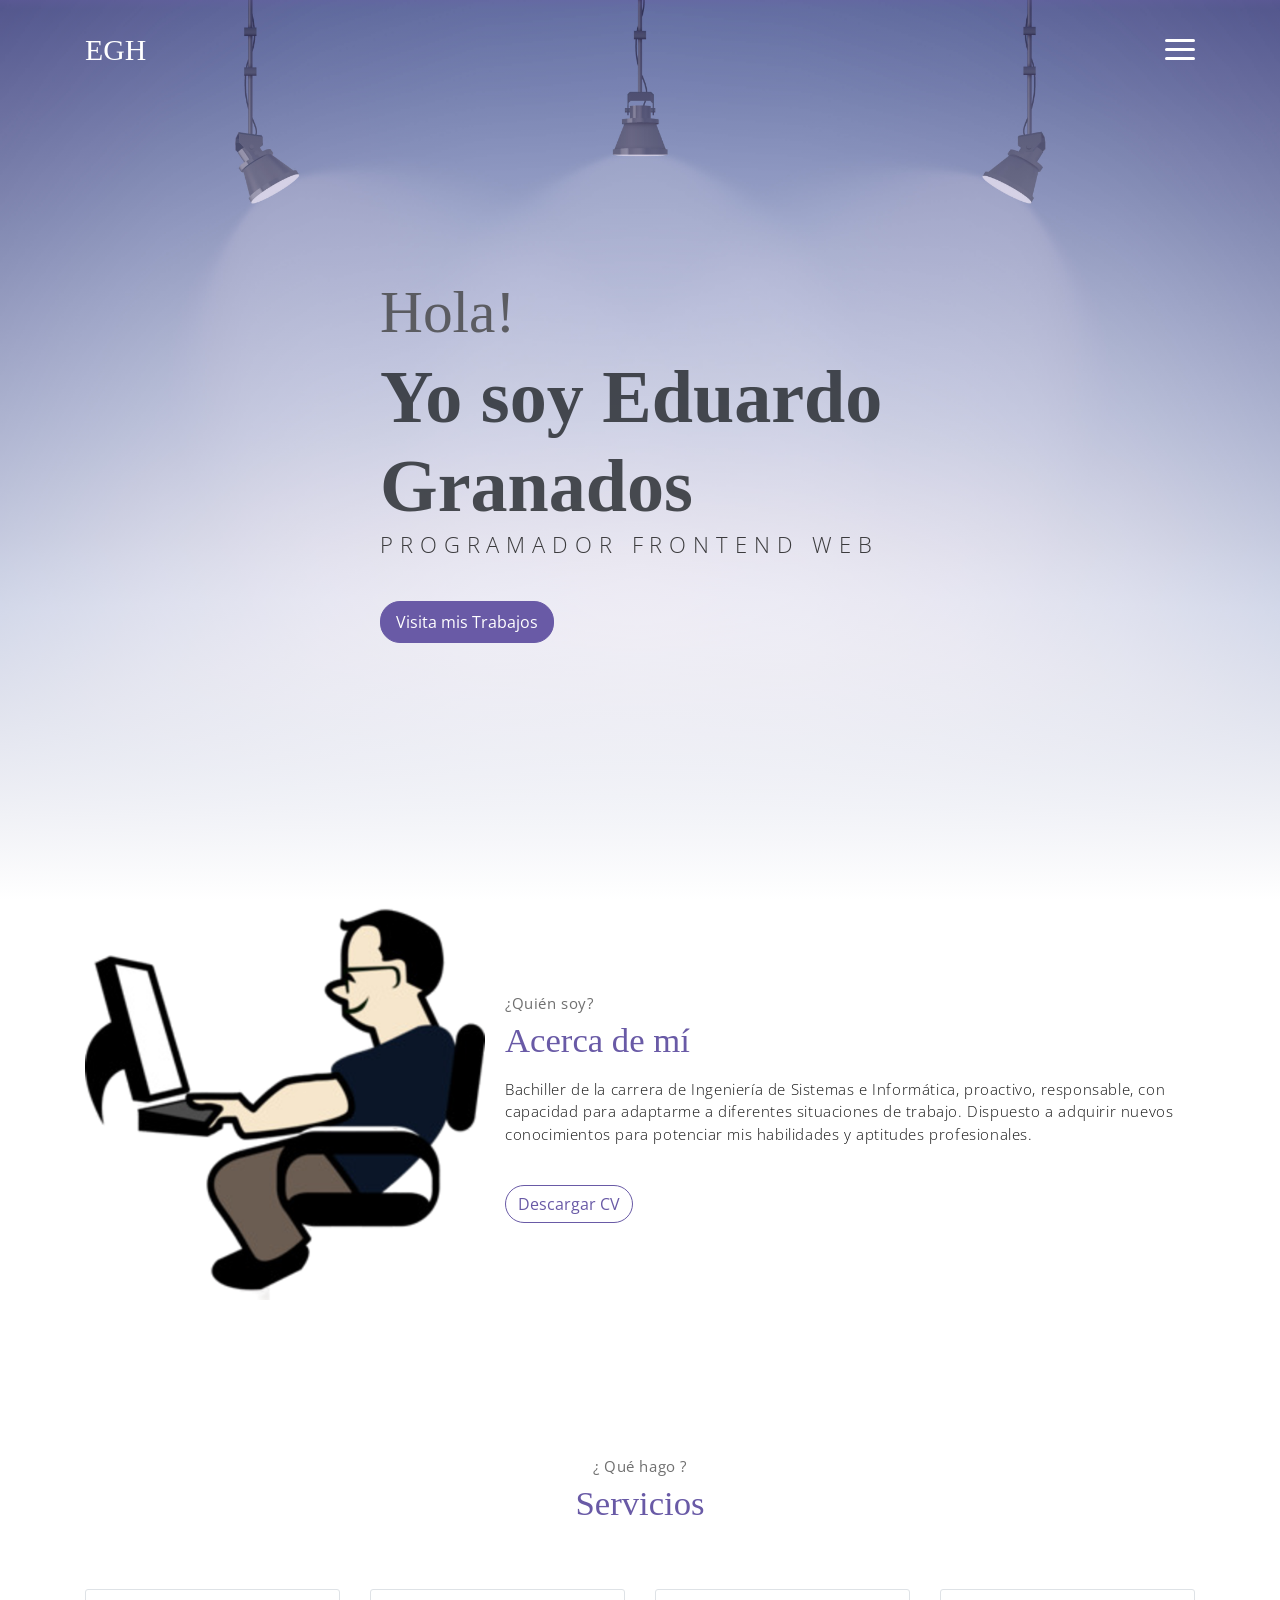
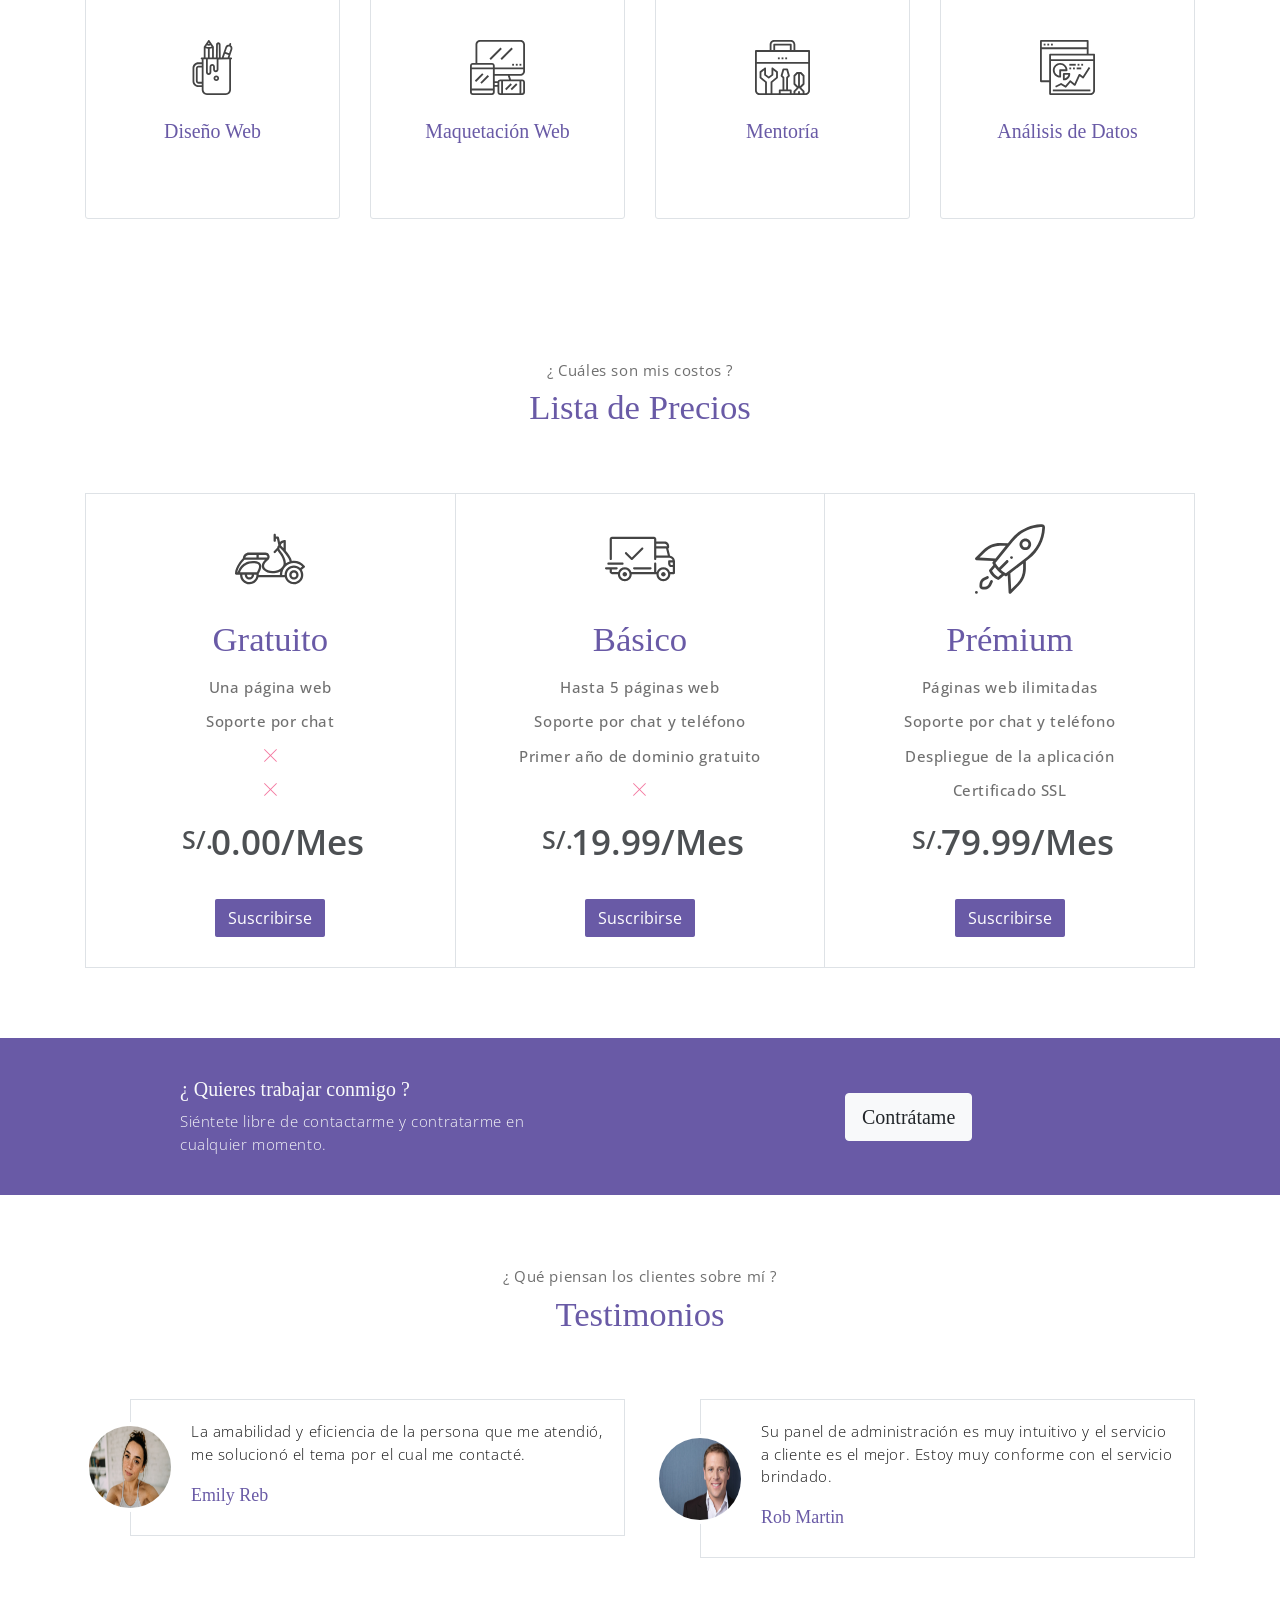
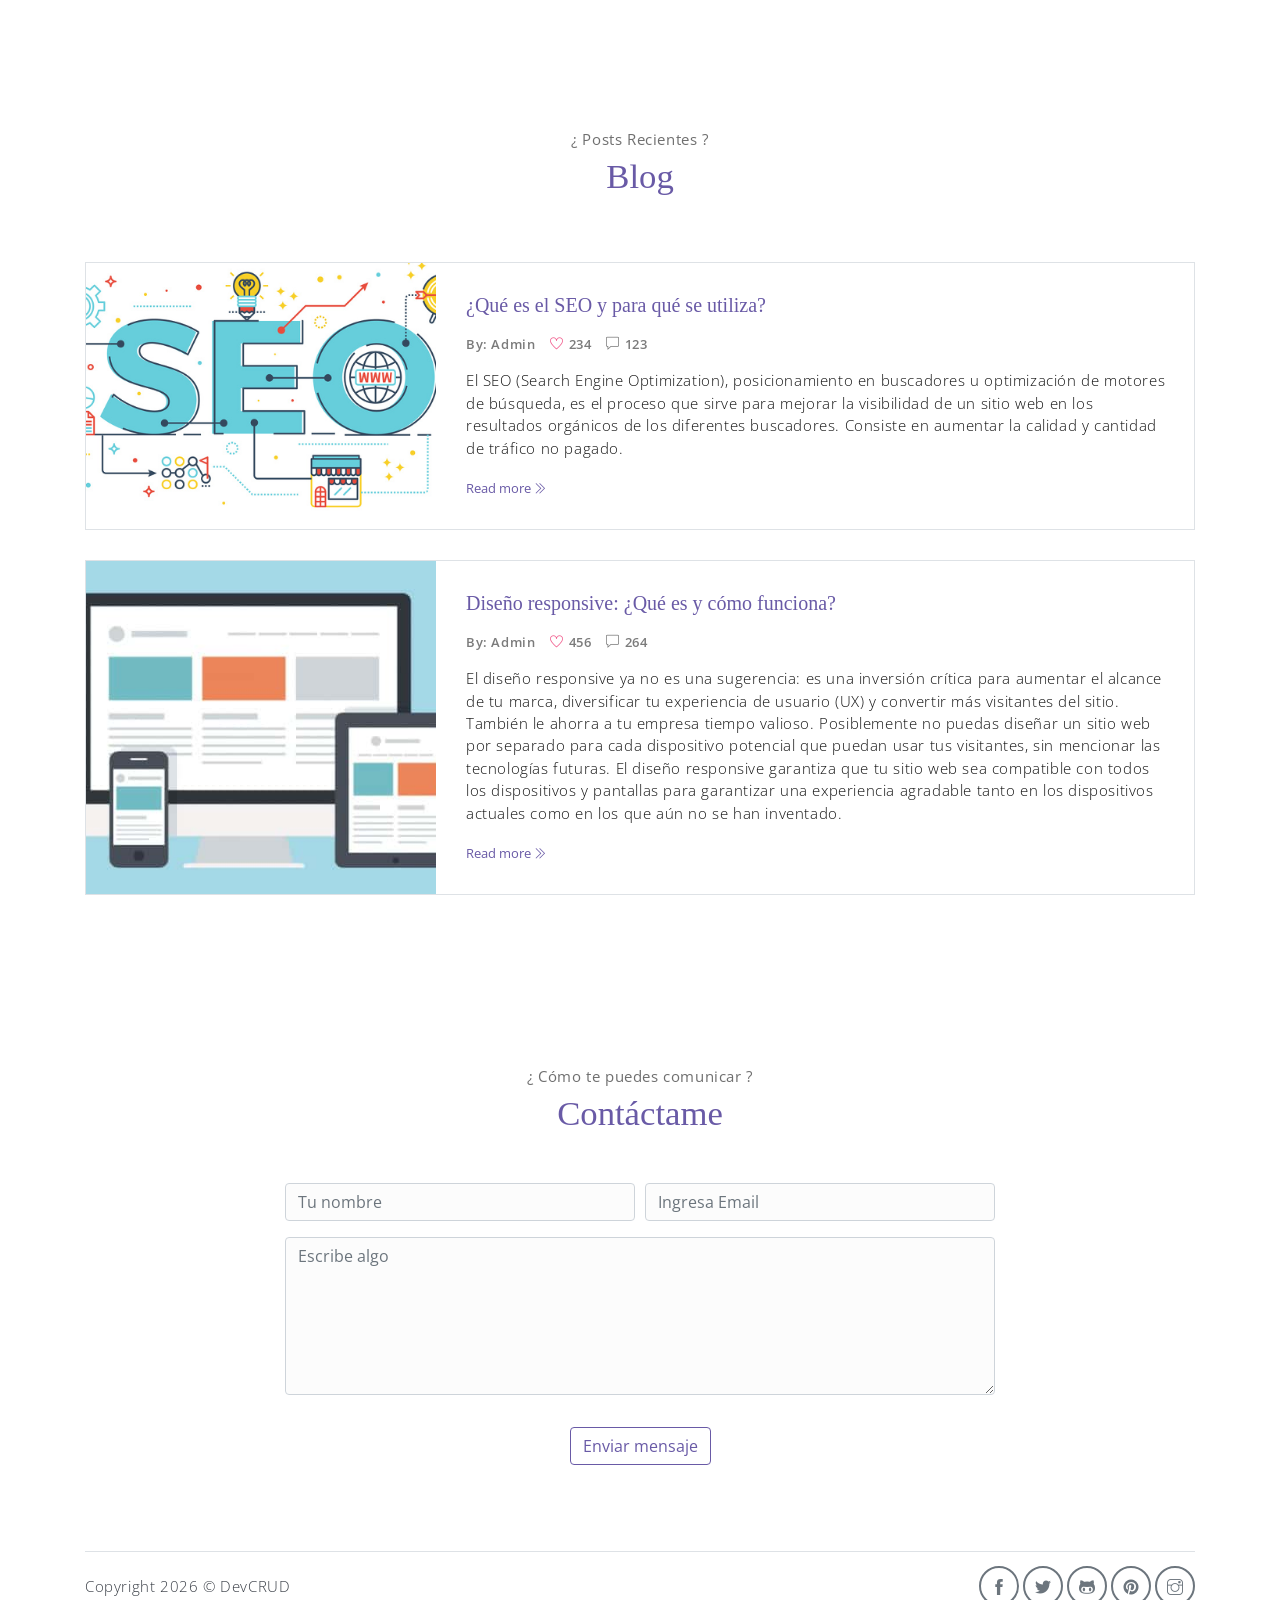
<file: index.html>
<!DOCTYPE html>
<html lang="en">
<head>
	<meta charset="utf-8">
    <meta name="viewport" content="width=device-width, initial-scale=1, shrink-to-fit=no">
    <meta name="description" content="Start your development with Meyawo landing page.">
    <meta name="author" content="Devcrud">
    <title>Eduardo Granados | Portafolio Web</title>
    <!-- font icons -->
    <link rel="stylesheet" href="assets/vendors/themify-icons/css/themify-icons.css">
    <!-- Bootstrap + Meyawo main styles -->
	<link rel="stylesheet" href="assets/css/meyawo.css">
</head>
<body data-spy="scroll" data-target=".navbar" data-offset="40" id="home">

    <!-- Page Navbar -->
    <nav class="custom-navbar" data-spy="affix" data-offset-top="20">
        <div class="container">
            <a class="logo" href="#">EGH</a>         
            <ul class="nav">
                <li class="item">
                    <a class="link" href="#home">Inicio</a>
                </li>
                <li class="item">
                    <a class="link" href="#about">Sobre mí</a>
                </li>
                <li class="item">
                    <a class="link" href="#portfolio">Portafolio</a>
                </li>
                <li class="item">
                    <a class="link" href="#testmonial">Testimonios</a>
                </li>
                <li class="item">
                    <a class="link" href="#blog">Blog</a>
                </li>
                <li class="item">
                    <a class="link" href="#contact">Contacto</a>
                </li>
                <li class="item ml-md-3">
                    <a href="components.html" class="btn btn-primary">Componentes</a>
                </li>
            </ul>
            <a href="javascript:void(0)" id="nav-toggle" class="hamburger hamburger--elastic">
                <div class="hamburger-box">
                  <div class="hamburger-inner"></div>
                </div>
            </a>
        </div>          
    </nav><!-- End of Page Navbar -->

    <!-- page header -->
    <header id="home" class="header">
        <div class="overlay"></div>
        <div class="header-content container">
            <h1 class="header-title">
                <span class="up">Hola!</span>
                <span class="down">Yo soy Eduardo Granados</span>
            </h1>
            <p class="header-subtitle">PROGRAMADOR FRONTEND WEB </p>            

            <button class="btn btn-primary">Visita mis Trabajos</button>
        </div>              
    </header><!-- end of page header -->

    <!-- about section -->
    <section class="section pt-0" id="about">
        <!-- container -->
        <div class="container text-center">
            <!-- about wrapper -->
            <div class="about">
                <div class="about-img-holder">
                    <img src="assets/imgs/programador.png" class="about-img" alt="Download free bootstrap 4 landing page, free boootstrap 4 templates, Download free bootstrap 4.1 landing page, free boootstrap 4.1.1 templates, meyawo Landing page">
                </div>
                <div class="about-caption">
                    <p class="section-subtitle">¿Quién soy?</p>
                    <h2 class="section-title mb-3">Acerca de mí</h2>
                    <p>
                        Bachiller de la carrera de Ingeniería de Sistemas e Informática, proactivo, responsable, con capacidad para adaptarme a diferentes situaciones de trabajo. Dispuesto a adquirir nuevos conocimientos para potenciar mis habilidades y aptitudes profesionales.              
                    </p>
                    <a href="assets/pdfs/CV_EDUARDO_GRANADOS.pdf" download class="btn-rounded btn btn-outline-primary mt-4">Descargar CV</a>
                </div>              
            </div><!-- end of about wrapper -->
        </div><!-- end of container -->
    </section> <!-- end of about section -->

    <!-- service section -->
    <section class="section" id="service">
        <div class="container text-center">
            <p class="section-subtitle">¿ Qué hago ?</p>
            <h6 class="section-title mb-6">Servicios</h6>
            <!-- row -->
            <div class="row">
                <div class="col-md-6 col-lg-3">
                    <div class="service-card">
                        <div class="body">
                            <img src="assets/imgs/pencil-case.svg" alt="Download free bootstrap 4 landing page, free boootstrap 4 templates, Download free bootstrap 4.1 landing page, free boootstrap 4.1.1 templates, meyawo Landing page" class="icon">
                            <h6 class="title">Diseño Web</h6>
                            <p class="subtitle">Diseño personalizado de páginas web, en relación a los gustos del cliente.</p>
                        </div>
                    </div>
                </div>
                <div class="col-md-6 col-lg-3">
                    <div class="service-card">
                        <div class="body">
                            <img src="assets/imgs/responsive.svg" alt="Download free bootstrap 4 landing page, free boootstrap 4 templates, Download free bootstrap 4.1 landing page, free boootstrap 4.1.1 templates, meyawo Landing page" class="icon">
                            <h6 class="title">Maquetación Web</h6>
                            <p class="subtitle">Elaboración de páginas web responsive dinámicas.</p>
                        </div>
                    </div>
                </div>
                <div class="col-md-6 col-lg-3">
                    <div class="service-card">
                        <div class="body">
                            <img src="assets/imgs/toolbox.svg" alt="Download free bootstrap 4 landing page, free boootstrap 4 templates, Download free bootstrap 4.1 landing page, free boootstrap 4.1.1 templates, meyawo Landing page" class="icon">
                            <h6 class="title">Mentoría</h6>
                            <p class="subtitle">Apoyo y guía en la creación y correción de proyectos propios.</p>
                        </div>
                    </div>
                </div>
                <div class="col-md-6 col-lg-3">
                    <div class="service-card">
                        <div class="body">
                            <img src="assets/imgs/analytics.svg" alt="Download free bootstrap 4 landing page, free boootstrap 4 templates, Download free bootstrap 4.1 landing page, free boootstrap 4.1.1 templates, meyawo Landing page" class="icon">
                            <h6 class="title">Análisis de Datos</h6>
                            <p class="subtitle">Servicio de procesamiento de datos, para posicionarse como servicio de calidad.</p>
                        </div>
                    </div>
                </div>
            </div><!-- end of row -->
        </div>
    </section><!-- end of service section -->

    <!-- portfolio section -->
    

    <!-- pricing section -->
    <section class="section" id="pricing">
        <div class="container text-center">
            <p class="section-subtitle">¿ Cuáles son mis costos ?</p>
            <h6 class="section-title mb-6">Lista de Precios</h6>
            <!-- row -->
            <div class="pricing-wrapper">
                <div class="pricing-card">
                    <div class="pricing-card-header">
                        <img class="pricing-card-icon" src="assets/imgs/scooter.svg" alt="Download free bootstrap 4 landing page, free boootstrap 4 templates, Download free bootstrap 4.1 landing page, free boootstrap 4.1.1 templates, meyawo Landing page">
                    </div>
                    <div class="pricing-card-body">
                        <h6 class="pricing-card-title">Gratuito</h6>
                        <div class="pricing-card-list">
                            <p>Una página web</p>
                            <p>Soporte por chat</p>
                            
                            <p><i class="ti-close"></i></p>
                            <p><i class="ti-close"></i></p>
                        </div>
                    </div>
                    <div class="pricing-card-footer">
                        <span>S/.</span>
                        <span>0.00/Mes</span>
                    </div>
                    <a href="#" class="btn btn-primary mt-3 pricing-card-btn">Suscribirse</a>
                </div>
                <div class="pricing-card">
                    <div class="pricing-card-header">
                        <img class="pricing-card-icon" src="assets/imgs/shipped.svg" alt="Download free bootstrap 4 landing page, free boootstrap 4 templates, Download free bootstrap 4.1 landing page, free boootstrap 4.1.1 templates, meyawo Landing page">
                    </div>
                    <div class="pricing-card-body">
                        <h6 class="pricing-card-title">Básico</h6>
                        <div class="pricing-card-list">
                            <p>Hasta 5 páginas web</p>
                            <p>Soporte por chat y teléfono</p>
                            <p>Primer año de dominio gratuito</p>
                            
                            <p><i class="ti-close"></i></p>
                        </div>
                    </div>
                    <div class="pricing-card-footer">
                        <span>S/.</span>
                        <span>19.99/Mes</span>
                    </div>
                    <a href="#" class="btn btn-primary mt-3 pricing-card-btn">Suscribirse</a>
                </div>
                <div class="pricing-card">
                    <div class="pricing-card-header">
                        <img class="pricing-card-icon" src="assets/imgs/startup.svg" alt="Download free bootstrap 4 landing page, free boootstrap 4 templates, Download free bootstrap 4.1 landing page, free boootstrap 4.1.1 templates, meyawo Landing page">
                    </div>
                    <div class="pricing-card-body">
                        <h6 class="pricing-card-title">Prémium</h6>
                        <div class="pricing-card-list">
                            <p>Páginas web ilimitadas</p>
                            <p>Soporte por chat y teléfono</p>
                            <p>Despliegue de la aplicación</p>
                            <p>Certificado SSL</p>
                        </div>
                    </div>
                    <div class="pricing-card-footer">
                        <span>S/.</span>
                        <span>79.99/Mes</span>
                    </div>
                    <a href="#" class="btn btn-primary mt-3 pricing-card-btn">Suscribirse</a>
                </div>

            </div><!-- end of pricing wrapper -->
        </div> <!-- end of container -->
    </section><!-- end of pricing section -->

    <!-- section -->
    <section class="section-sm bg-primary">
        <!-- container -->
        <div class="container text-center text-sm-left">
            <!-- row -->
            <div class="row align-items-center">
                <div class="col-sm offset-md-1 mb-4 mb-md-0">
                    <h6 class="title text-light">¿ Quieres trabajar conmigo ?</h6>
                    <p class="m-0 text-light">Siéntete libre de contactarme y contratarme en cualquier momento.</p>
                </div>
                <div class="col-sm offset-sm-2 offset-md-3">
                    <button class="btn btn-lg my-font btn-light rounded">Contrátame</button>
                </div>
            </div> <!-- end of row -->
        </div> <!-- end of container -->
    </section> <!-- end of section -->

    <!-- testimonial section -->
    <section class="section" id="testmonial">
        <div class="container text-center">
            <p class="section-subtitle">¿ Qué piensan los clientes sobre mí ?</p>
            <h6 class="section-title mb-6">Testimonios</h6>

            <!-- row -->
            <div class="row">
                <div class="col-md-6">
                    <div class="testimonial-card">
                        <div class="testimonial-card-img-holder">
                            <img src="assets/imgs/foto_01.png" class="testimonial-card-img" alt="Download free bootstrap 4 landing page, free boootstrap 4 templates, Download free bootstrap 4.1 landing page, free boootstrap 4.1.1 templates, meyawo Landing page">                           
                        </div>
                        <div class="testimonial-card-body">
                            <p class="testimonial-card-subtitle">La amabilidad y eficiencia de la persona que me atendió, me solucionó el tema por el cual me contacté.
                                </p>
                            <h6 class="testimonial-card-title">Emily Reb</h6>
                        </div>
                    </div>
                </div>
                <div class="col-md-6">
                    <div class="testimonial-card">
                        <div class="testimonial-card-img-holder">
                            <img src="assets/imgs/foto_02.png" class="testimonial-card-img" alt="Download free bootstrap 4 landing page, free boootstrap 4 templates, Download free bootstrap 4.1 landing page, free boootstrap 4.1.1 templates, meyawo Landing page">                        
                        </div>
                        <div class="testimonial-card-body">
                            <p class="testimonial-card-subtitle">Su panel de administración es muy intuitivo y el servicio a cliente es el mejor. Estoy muy conforme con el servicio brindado.</p>
                            <h6 class="testimonial-card-title">Rob Martin</h6>
                        </div>
                    </div>
                </div>
            </div>
        </div> <!-- end of container -->
    </section> <!-- end of testimonial section -->
    
    <!-- blog section -->
    <section class="section" id="blog">
        <!-- container -->
        <div class="container text-center">
            <p class="section-subtitle">¿ Posts Recientes ?</p>
            <h6 class="section-title mb-6">Blog</h6>
            <!-- blog-wrapper -->
            <div class="blog-card">
                <div class="blog-card-header">
                    <img src="assets/imgs/seo.png" class="blog-card-img" alt="Download free bootstrap 4 landing page, free boootstrap 4 templates, Download free bootstrap 4.1 landing page, free boootstrap 4.1.1 templates, meyawo Landing page">
                </div>
                <div class="blog-card-body">
                    <h5 class="blog-card-title">¿Qué es el SEO y para qué se utiliza?</h6>

                    <p class="blog-card-caption">
                        <a href="#">By: Admin</a>
                        <a href="#"><i class="ti-heart text-danger"></i> 234</a>
                        <a href="#"><i class="ti-comment"></i> 123</a>
                    </p>
                    <p>El SEO (Search Engine Optimization), posicionamiento en buscadores u optimización de motores de búsqueda, es el proceso que sirve para mejorar la visibilidad de un sitio web en los resultados orgánicos de los diferentes buscadores. Consiste en aumentar la calidad y cantidad de tráfico no pagado.</p>

                    <a href="https://www.mediagroup.es/que-es-posicionamiento-seo/#:~:text=El%20SEO%20(Search%20Engine%20Optimization,cantidad%20de%20tr%C3%A1fico%20no%20pagado." target="_blank" class="blog-card-link">Read more <i class="ti-angle-double-right"></i></a>
                </div>
            </div><!-- end of blog wrapper -->

            <!-- blog-wrapper -->
            <div class="blog-card">
                <div class="blog-card-header">
                    <img src="assets/imgs/responsive.png" class="blog-card-img" alt="Download free bootstrap 4 landing page, free boootstrap 4 templates, Download free bootstrap 4.1 landing page, free boootstrap 4.1.1 templates, meyawo Landing page">
                </div>
                <div class="blog-card-body">
                    <h5 class="blog-card-title">Diseño responsive: ¿Qué es y cómo funciona?</h6>

                    <p class="blog-card-caption">
                        <a href="#">By: Admin</a>
                        <a href="#"><i class="ti-heart text-danger"></i> 456</a>
                        <a href="#"><i class="ti-comment"></i> 264</a>
                    </p>
                    
                    <p>El diseño responsive ya no es una sugerencia: es una inversión crítica para aumentar el alcance de tu marca, diversificar tu experiencia de usuario (UX) y convertir más visitantes del sitio. 

                        También le ahorra a tu empresa tiempo valioso. Posiblemente no puedas diseñar un sitio web por separado para cada dispositivo potencial que puedan usar tus visitantes, sin mencionar las tecnologías futuras. El diseño responsive garantiza que tu sitio web sea compatible con todos los dispositivos y pantallas para garantizar una experiencia agradable tanto en los dispositivos actuales como en los que aún no se han inventado. </p>

                    <a href="https://blog.hubspot.es/marketing/diseno-responsive#:~:text=Es%20un%20tipo%20de%20dise%C3%B1o,tabletas%20o%20computadoras%20de%20escritorio." target="_blank"class="blog-card-link">Read more <i class="ti-angle-double-right"></i></a>
                </div>
            </div><!-- end of blog wrapper -->

        </div><!-- end of container -->
    </section><!-- end of blog section -->

    <!-- contact section -->
    <section class="section" id="contact">
        <div class="container text-center">
            <p class="section-subtitle">¿ Cómo te puedes comunicar ?</p>
            <h6 class="section-title mb-5">Contáctame</h6>
            <!-- contact form -->
            <form action="" class="contact-form col-md-10 col-lg-8 m-auto">
                <div class="form-row">
                    <div class="form-group col-sm-6">
                        <input type="text" size="50" class="form-control" placeholder="Tu nombre" required>                 
                    </div>
                    <div class="form-group col-sm-6">
                        <input type="email" class="form-control" placeholder="Ingresa Email"requried>                 
                    </div>
                    <div class="form-group col-sm-12">
                        <textarea name="comment" id="comment" rows="6"   class="form-control" placeholder="Escribe algo"></textarea>
                    </div>
                    <div class="form-group col-sm-12 mt-3">
                        <input type="submit" value="Enviar mensaje" class="btn btn-outline-primary rounded">                  
                    </div>
                </div>  
            </form><!-- end of contact form -->
        </div><!-- end of container -->
    </section><!-- end of contact section -->

    <!-- footer -->
    <div class="container">
        <footer class="footer">       
            <p class="mb-0">Copyright <script>document.write(new Date().getFullYear())</script> &copy; <a href="http://www.devcrud.com">DevCRUD</a></p>
            <div class="social-links text-right m-auto ml-sm-auto">
                <a href="https://www.facebook.com/eduardo.granadoshernandez.7" target="_blank" class="link"><i class="ti-facebook"></i></a>
                <a href="https://twitter.com/" target="_blank" class="link"><i class="ti-twitter-alt"></i></a>
                <a href="https://github.com/egranadosh" target="_blank" class="link"><i class="ti-github"></i></a>
                <a href="https://www.pinterest.com/" target="_blank" class="link"><i class="ti-pinterest-alt"></i></a>
                <a href="https://www.instagram.com/sousxxzhnavv/" target="_blank"class="link"><i class="ti-instagram"></i></a>
            </div>
        </footer>
    </div> <!-- end of page footer -->
	
	<!-- core  -->
    <script src="assets/vendors/jquery/jquery-3.4.1.js"></script>
    <script src="assets/vendors/bootstrap/bootstrap.bundle.js"></script>

    <!-- bootstrap 3 affix -->
	<script src="assets/vendors/bootstrap/bootstrap.affix.js"></script>

    <!-- Meyawo js -->
    <script src="assets/js/meyawo.js"></script>

</body>
</html>
</file>
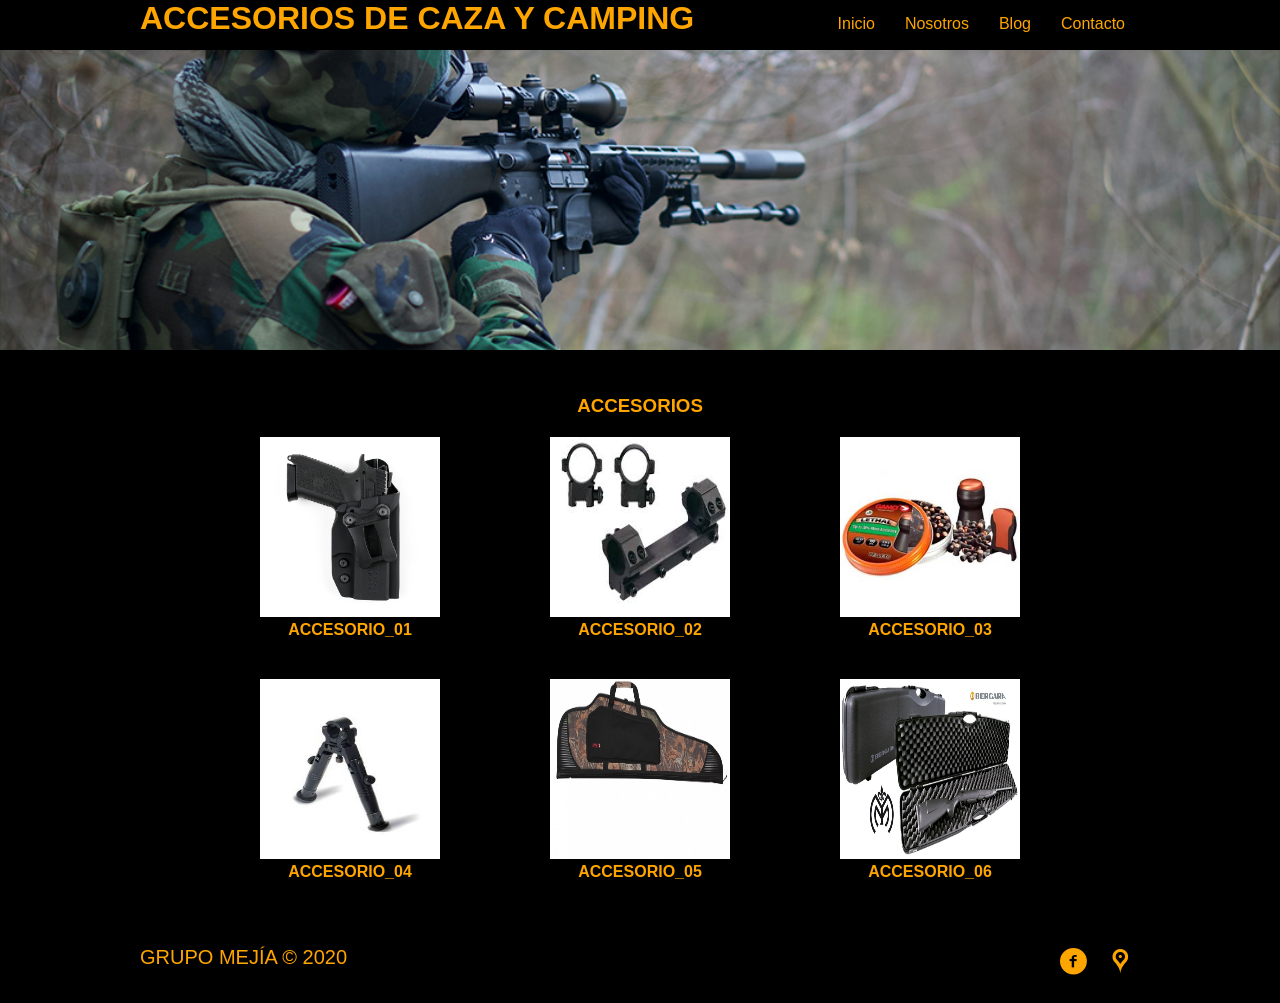
<file: accesorios01.html>
<!DOCTYPE html>
<html lang="es">
<head>
	<title>ACCESORIOS</title>
	<meta charset="UTF-8">
	<meta name="viewport" 
	content="width=device-width, user-scalable=no, initial-scale=1, 
	maximum-scale=1, minimun-scale=1">
	<link rel="stylesheet" href="css/fontello.css">
	<link rel="stylesheet" href="css/estilos.css">
	<link rel="stylesheet" href="css/menu.css">
	<link rel="stylesheet" href="css/banner.css">	
	<link rel="stylesheet" href="css/blog.css">	
	<link rel="stylesheet" href="css/info.css">
	
</head>

<body>
	<header>
		<div class="contenedor">
		   
			<h1 >ACCESORIOS DE CAZA Y CAMPING</h1>
			
			<input type="checkbox" id="menu-bar" >
			<label class="icon-menu-outline" for="menu-bar"></label>
			<nav class="menu">
				<a href="index.html">Inicio</a>
				<a href="">Nosotros</a>
				<a href="">Blog</a>
				<a href="">Contacto</a>
			</nav>
		</div>
	</header>

	<main>
		<section id="banner">
		<img src="img/banner.png">
		
		</section >
		
		
		<section id="info">
		<h3>ACCESORIOS</h3>
		<div class="contenedor">
				<div class="info-pet">
					<img src="img/acc01.png">
					<h4>ACCESORIO_01</h4>
				</div>
				<div class="info-pet">
					<img src="img/acc02.png">
					<h4>ACCESORIO_02</h4>
				</div>
				<div class="info-pet">
					<img src="img/acc03.png">
					<h4>ACCESORIO_03</h4>
				</div>
				<div class="info-pet">
					<img src="img/acc04.png">
					<h4>ACCESORIO_04</h4>
				</div>
				<div class="info-pet">
					<img src="img/acc05.png">
					<h4>ACCESORIO_05</h4>
				</div>
				<div class="info-pet">
					<img src="img/acc06.png">
					<h4>ACCESORIO_06</h4>
				</div>
		</div>
		</section>
	</main>
	
	<footer>
		<div class="contenedor">
			<p class="copy">GRUPO MEJÍA &copy; 2020</p>
			<div class="sociales">
				<a class="icon-facebook-circled" href="#"></a>
				
				<a class="icon-location-inv" href="#"></a>
			</div>
		</div>
	</footer>
</body>
</html>
</file>
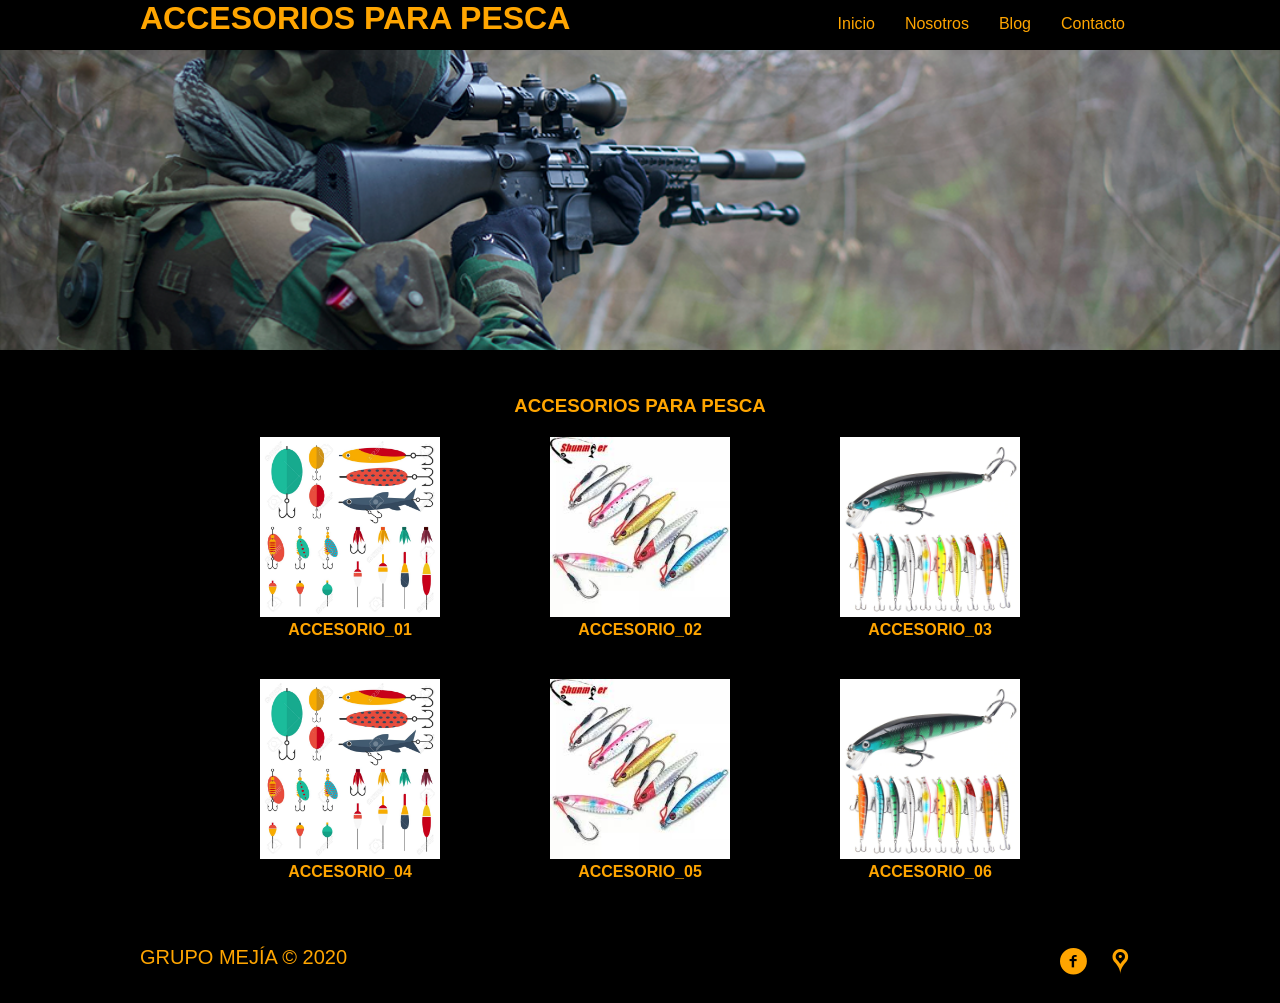
<file: accesorios02.html>
<!DOCTYPE html>
<html lang="es">
<head>
	<title>ACCESORIOS PARA PESCA</title>
	<meta charset="UTF-8">
	<meta name="viewport" 
	content="width=device-width, user-scalable=no, initial-scale=1, 
	maximum-scale=1, minimun-scale=1">
	<link rel="stylesheet" href="css/fontello.css">
	<link rel="stylesheet" href="css/estilos.css">
	<link rel="stylesheet" href="css/menu.css">
	<link rel="stylesheet" href="css/banner.css">	
	<link rel="stylesheet" href="css/blog.css">	
	<link rel="stylesheet" href="css/info.css">
	
</head>

<body>
	<header>
		<div class="contenedor">
		   
			<h1 >ACCESORIOS PARA PESCA</h1>
			
			<input type="checkbox" id="menu-bar" >
			<label class="icon-menu-outline" for="menu-bar"></label>
			<nav class="menu">
				<a href="index.html">Inicio</a>
				<a href="">Nosotros</a>
				<a href="">Blog</a>
				<a href="">Contacto</a>
			</nav>
		</div>
	</header>

	<main>
		<section id="banner">
		<img src="img/banner.png">
		
		</section >
		
		
		<section id="info">
		<h3>ACCESORIOS PARA PESCA</h3>
		<div class="contenedor">
				<div class="info-pet">
					<img src="img/anz01.jpg">
					<h4>ACCESORIO_01</h4>
				</div>
				<div class="info-pet">
					<img src="img/anz02.png">
					<h4>ACCESORIO_02</h4>
				</div>
				<div class="info-pet">
					<img src="img/anz03.png">
					<h4>ACCESORIO_03</h4>
				</div>
				<div class="info-pet">
					<img src="img/anz01.jpg">
					<h4>ACCESORIO_04</h4>
				</div>
				<div class="info-pet">
					<img src="img/anz02.png">
					<h4>ACCESORIO_05</h4>
				</div>
				<div class="info-pet">
					<img src="img/anz03.png">
					<h4>ACCESORIO_06</h4>
				</div>
		</div>
		</section>
	</main>
	
	<footer>
		<div class="contenedor">
			<p class="copy">GRUPO MEJÍA &copy; 2020</p>
			<div class="sociales">
				<a class="icon-facebook-circled" href="#"></a>
				
				<a class="icon-location-inv" href="#"></a>
			</div>
		</div>
	</footer>
</body>
</html>
</file>
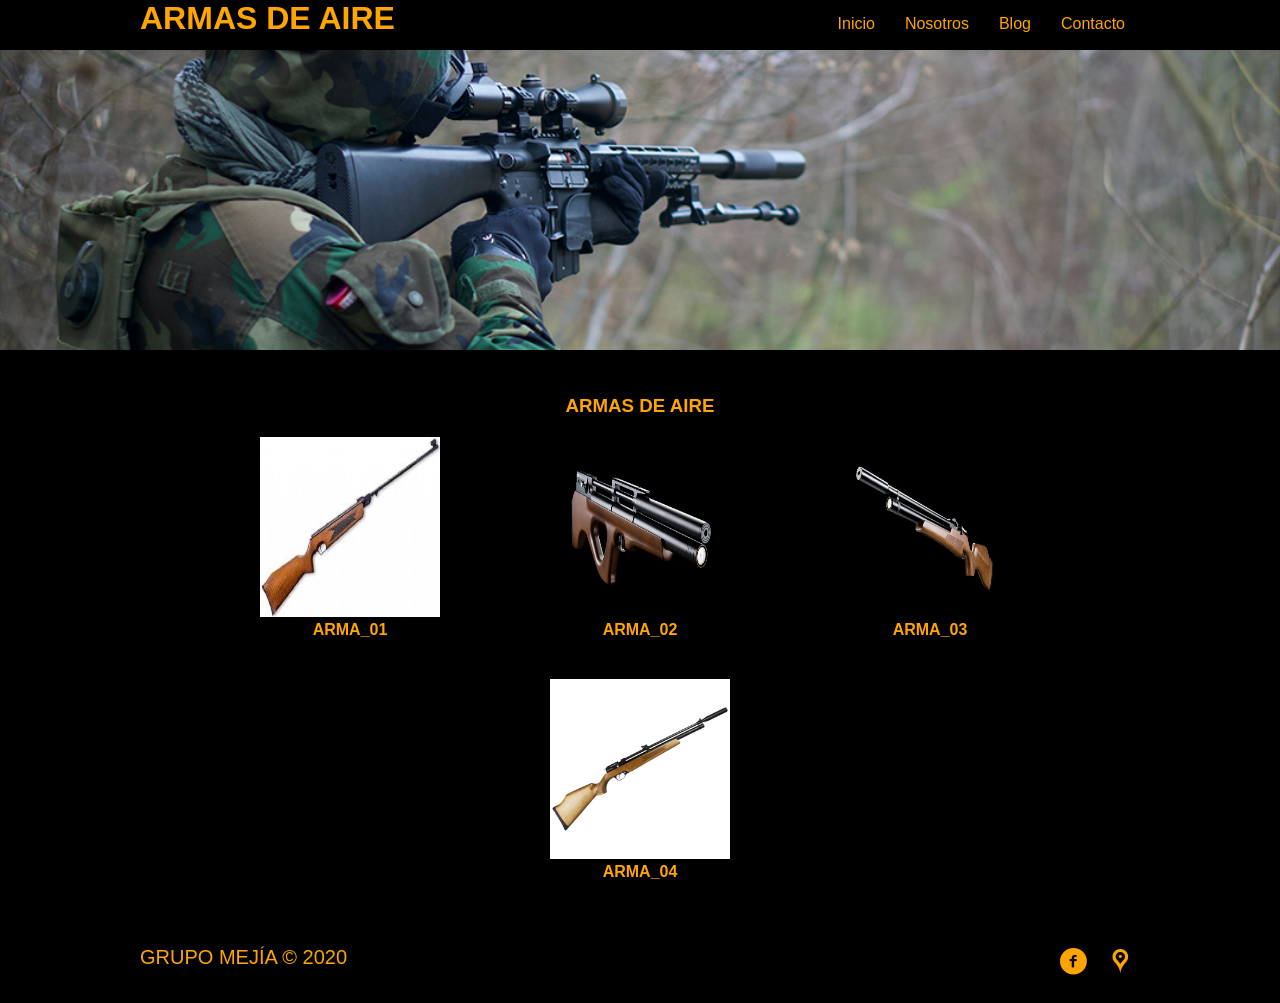
<file: armasdeaire.html>
<!DOCTYPE html>
<html lang="es">
<head>
	<title>ARMAS DE AIRE</title>
	<meta charset="UTF-8">
	<meta name="viewport" 
	content="width=device-width, user-scalable=no, initial-scale=1, 
	maximum-scale=1, minimun-scale=1">
	<link rel="stylesheet" href="css/fontello.css">
	<link rel="stylesheet" href="css/estilos.css">
	<link rel="stylesheet" href="css/menu.css">
	<link rel="stylesheet" href="css/banner.css">	
	<link rel="stylesheet" href="css/blog.css">	
	<link rel="stylesheet" href="css/info.css">
	
</head>

<body>
	<header>
		<div class="contenedor">
		   
			<h1 >ARMAS DE AIRE</h1>
			
			<input type="checkbox" id="menu-bar" >
			<label class="icon-menu-outline" for="menu-bar"></label>
			<nav class="menu">
				<a href="index.html">Inicio</a>
				<a href="">Nosotros</a>
				<a href="">Blog</a>
				<a href="">Contacto</a>
			</nav>
		</div>
	</header>

	<main>
		<section id="banner">
		<img src="img/banner.png">
		
		</section >
		
		
		<section id="info">
		<h3>ARMAS DE AIRE</h3>
		<div class="contenedor">
				<div class="info-pet">
					<img src="img/carabinas%20de%20aire%20nuevo%2001.jpg">
					<h4>ARMA_01</h4>
				</div>
				<div class="info-pet">
					<img src="img/carabinas%20de%20aire%20nuevo%2002.jpg">
					<h4>ARMA_02</h4>
				</div>
				<div class="info-pet">
					<img src="img/carabinas%20de%20aire%20nuevo%2003.png">
					<h4>ARMA_03</h4>
				</div>
				<div class="info-pet">
					<img src="img/carabinas%20de%20aire%20nuevo%2004.jpg">
					<h4>ARMA_04</h4>
				</div>
				
				
		</div>
		</section>
	</main>
	
	<footer>
		<div class="contenedor">
			<p class="copy">GRUPO MEJÍA &copy; 2020</p>
			<div class="sociales">
				<a class="icon-facebook-circled" href="#"></a>
				
				<a class="icon-location-inv" href="#"></a>
			</div>
		</div>
	</footer>
</body>
</html>
</file>
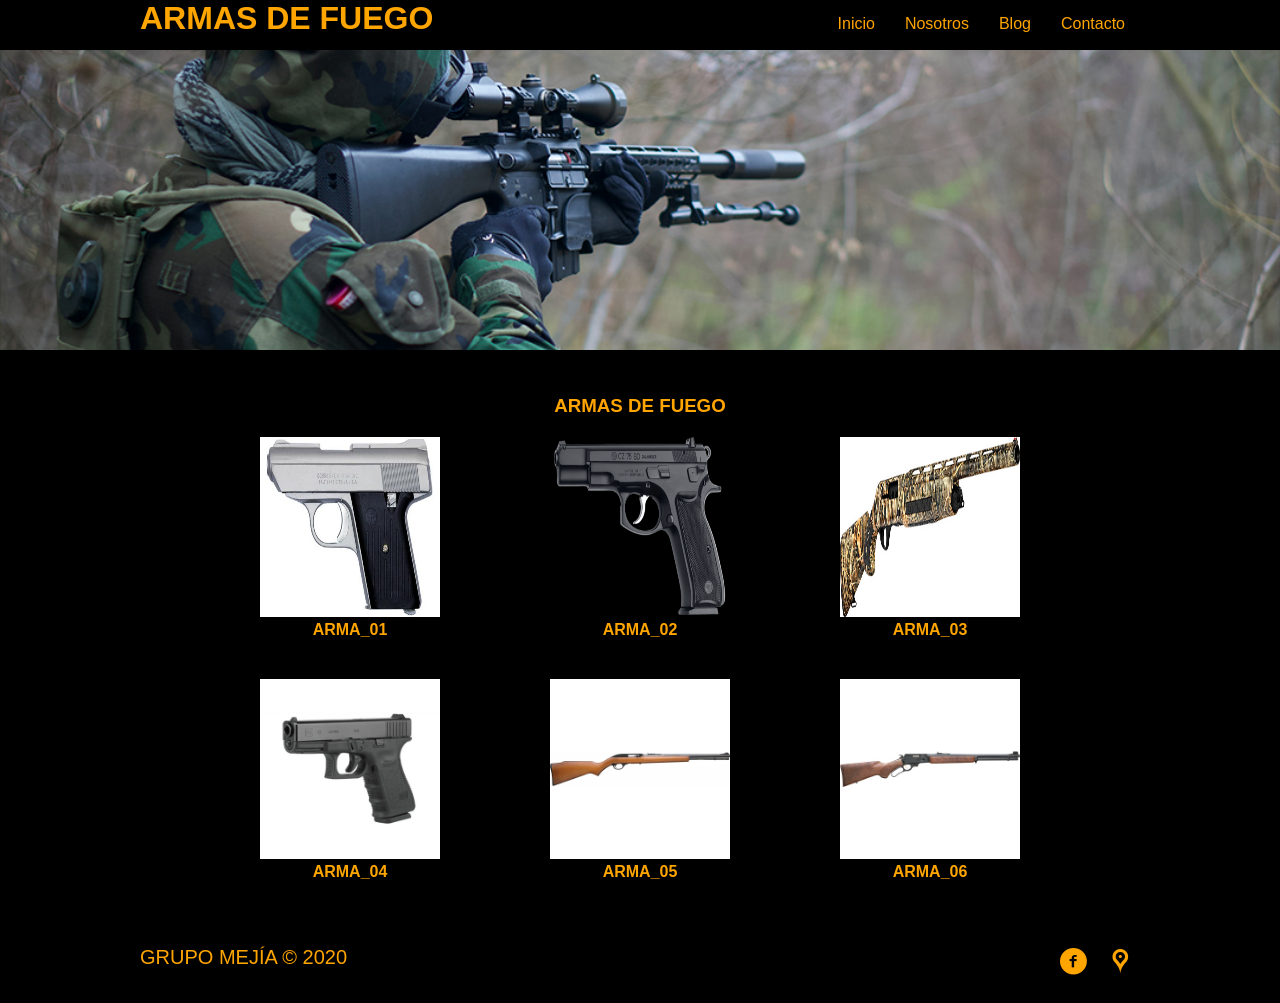
<file: armasdefuego.html>
<!DOCTYPE html>
<html lang="es">
<head>
	<title>ARMAS DE FUEGO</title>
	<meta charset="UTF-8">
	<meta name="viewport" 
	content="width=device-width, user-scalable=no, initial-scale=1, 
	maximum-scale=1, minimun-scale=1">
	<link rel="stylesheet" href="css/fontello.css">
	<link rel="stylesheet" href="css/estilos.css">
	<link rel="stylesheet" href="css/menu.css">
	<link rel="stylesheet" href="css/banner.css">	
	<link rel="stylesheet" href="css/blog.css">	
	<link rel="stylesheet" href="css/info.css">
	
</head>

<body>
	<header>
		<div class="contenedor">
		   
			<h1 >ARMAS DE FUEGO</h1>
			
			<input type="checkbox" id="menu-bar" >
			<label class="icon-menu-outline" for="menu-bar"></label>
			<nav class="menu">
				<a href="">Inicio</a>
				<a href="">Nosotros</a>
				<a href="">Blog</a>
				<a href="">Contacto</a>
			</nav>
		</div>
	</header>

	<main>
		<section id="banner">
		<img src="img/banner.png">
		
		</section >
		
		
		<section id="info">
		<h3>ARMAS DE FUEGO</h3>
		<div class="contenedor">
				<div class="info-pet">
					<img src="img/armas%20de%20fuego%20nuevo%2002.jpg">
					<h4>ARMA_01</h4>
				</div>
				<div class="info-pet">
					<img src="img/armas%20de%20fuego%20nuevo%2003.png">
					<h4>ARMA_02</h4>
				</div>
				<div class="info-pet">
					<img src="img/armas%20de%20fuego%20nuevo%2004.jpg">
					<h4>ARMA_03</h4>
				</div>
				<div class="info-pet">
					<img src="img/armas%20de%20fuego%20nuevo%2005.jpg">
					<h4>ARMA_04</h4>
				</div>
				<div class="info-pet">
					<img src="img/armas%20de%20fuego%20nuevo%2006.jpg">
					<h4>ARMA_05</h4>
				</div>
				<div class="info-pet">
					<img src="img/armas%20de%20fuego%20nuevo%2007.jpg">
					<h4>ARMA_06</h4>
				</div>
		</div>
		</section>
	</main>
	
	<footer>
		<div class="contenedor">
			<p class="copy">GRUPO MEJÍA &copy; 2020</p>
			<div class="sociales">
				<a class="icon-facebook-circled" href="#"></a>
				
				<a class="icon-location-inv" href="#"></a>
			</div>
		</div>
	</footer>
</body>
</html>
</file>
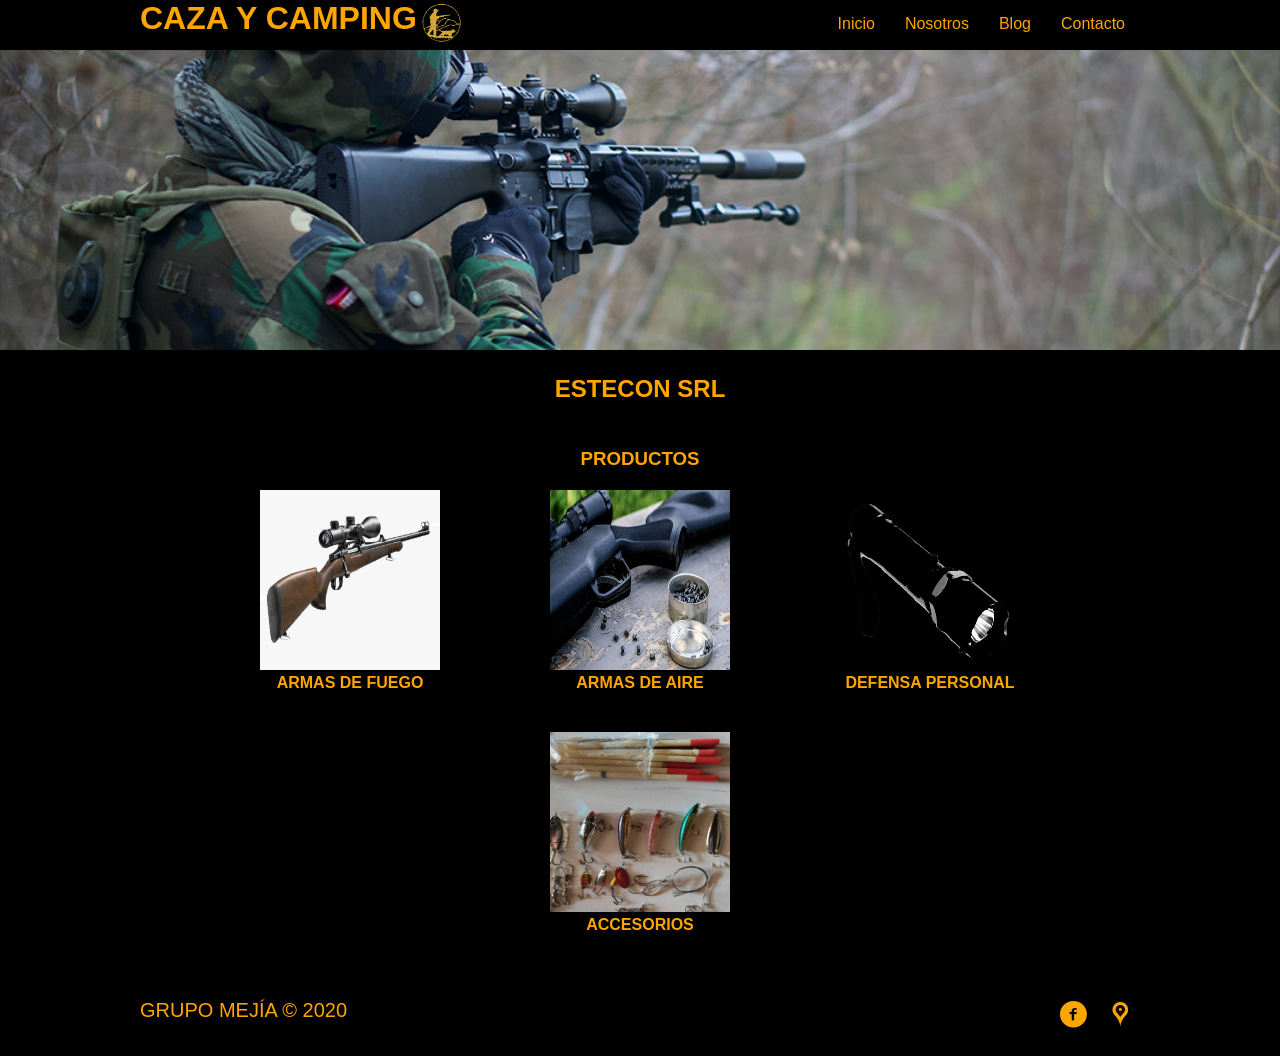
<file: cazaycamping.html>
<!DOCTYPE html>
<html lang="es">
<head>
	<title>CAZA Y CAMPING</title>
	<meta charset="UTF-8">
	<meta name="viewport" 
	content="width=device-width, user-scalable=no, initial-scale=1, 
	maximum-scale=1, minimun-scale=1">
	<link rel="stylesheet" href="css/fontello.css">
	<link rel="stylesheet" href="css/estilos.css">
	<link rel="stylesheet" href="css/menu.css">
	<link rel="stylesheet" href="css/banner.css">	
	<link rel="stylesheet" href="css/blog.css">	
	<link rel="stylesheet" href="css/info.css">
	
</head>

<body>
	<header>
		<div class="contenedor">
		
			<h1 >CAZA Y CAMPING</h1>
			<img src="img/estecon.png" alt="ESTECON" width= "50px">
			<input type="checkbox" id="menu-bar" >
			<label class="icon-menu-outline" for="menu-bar"></label>
			<nav class="menu">
				<a href="index.html">Inicio</a>
				<a href="">Nosotros</a>
				<a href="">Blog</a>
				<a href="">Contacto</a>
			</nav>
		</div>
	</header>

	<main>
		<section id="banner">
		<img src="img/banner.png">
		
		</section >
		<section id="bienvenidos">
			<h2>ESTECON SRL</h2>
		</section>
	
		
		<section id="info">
		<h3>PRODUCTOS</h3>
		<div class="contenedor">
				<div class="info-pet">
                    <a href="armasdefuego.html"><img src="img/rifle01.jpeg"></a>
					<h4>ARMAS DE FUEGO</h4>
				</div>
				<div class="info-pet">
					<a href="armasdeaire.html"><img src="img/aire.png"></a>
					<h4>ARMAS DE AIRE </h4>
				</div>
				<div class="info-pet">
					<a href="defensapersonal.html"><img src="img/defensa%20personal%20nuevo%2001.png"></a>
					<h4>DEFENSA PERSONAL</h4>
				</div>
				<div class="info-pet">
					<a href="accesorios01.html"><img src="img/accesorios.png"></a>
					<h4>ACCESORIOS</h4>
				</div>
				
		</div>
		</section>
	</main>
	
	<footer>
		<div class="contenedor">
			<p class="copy">GRUPO MEJÍA &copy; 2020</p>
			<div class="sociales">
				<a class="icon-facebook-circled" href="#"></a>
				
				<a class="icon-location-inv" href="#"></a>
			</div>
		</div>
	</footer>
</body>
</html>
</file>
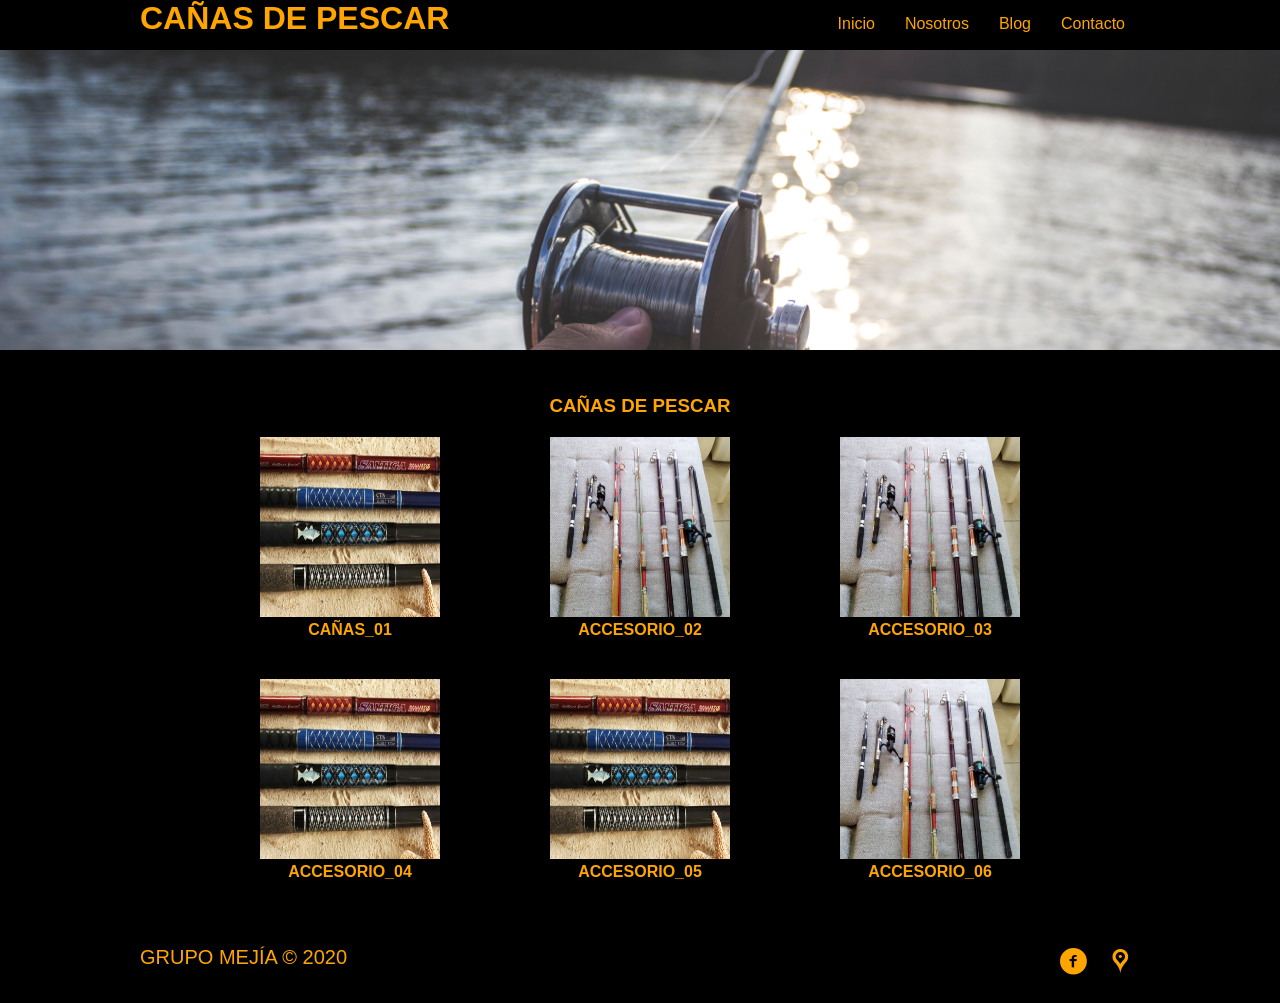
<file: cañas.html>
<!DOCTYPE html>
<html lang="es">
<head>
	<title>CAÑAS DE PESCAR</title>
	<meta charset="UTF-8">
	<meta name="viewport" 
	content="width=device-width, user-scalable=no, initial-scale=1, 
	maximum-scale=1, minimun-scale=1">
	<link rel="stylesheet" href="css/fontello.css">
	<link rel="stylesheet" href="css/estilos.css">
	<link rel="stylesheet" href="css/menu.css">
	<link rel="stylesheet" href="css/banner.css">	
	<link rel="stylesheet" href="css/blog.css">	
	<link rel="stylesheet" href="css/info.css">
	
</head>

<body>
	<header>
		<div class="contenedor">
		   
			<h1 >CAÑAS DE PESCAR</h1>
			
			<input type="checkbox" id="menu-bar" >
			<label class="icon-menu-outline" for="menu-bar"></label>
			<nav class="menu">
				<a href="index.html">Inicio</a>
				<a href="">Nosotros</a>
				<a href="">Blog</a>
				<a href="">Contacto</a>
			</nav>
		</div>
	</header>

	<main>
		<section id="banner">
		<img src="img/pesca1.jpg">
		
		</section >
		
		
		<section id="info">
		<h3>CAÑAS DE PESCAR</h3>
		<div class="contenedor">
				<div class="info-pet">
					<img src="img/canas01.png">
					<h4>CAÑAS_01</h4>
				</div>
				<div class="info-pet">
					<img src="img/canas02.png">
					<h4>ACCESORIO_02</h4>
				</div>
				<div class="info-pet">
					<img src="img/canas02.png">
					<h4>ACCESORIO_03</h4>
				</div>
				<div class="info-pet">
					<img src="img/canas01.png">
					<h4>ACCESORIO_04</h4>
				</div>
				<div class="info-pet">
					<img src="img/canas01.png">
					<h4>ACCESORIO_05</h4>
				</div>
				<div class="info-pet">
					<img src="img/canas02.png">
					<h4>ACCESORIO_06</h4>
				</div>
		</div>
		</section>
	</main>
	
	<footer>
		<div class="contenedor">
			<p class="copy">GRUPO MEJÍA &copy; 2020</p>
			<div class="sociales">
				<a class="icon-facebook-circled" href="#"></a>
				
				<a class="icon-location-inv" href="#"></a>
			</div>
		</div>
	</footer>
</body>
</html>
</file>
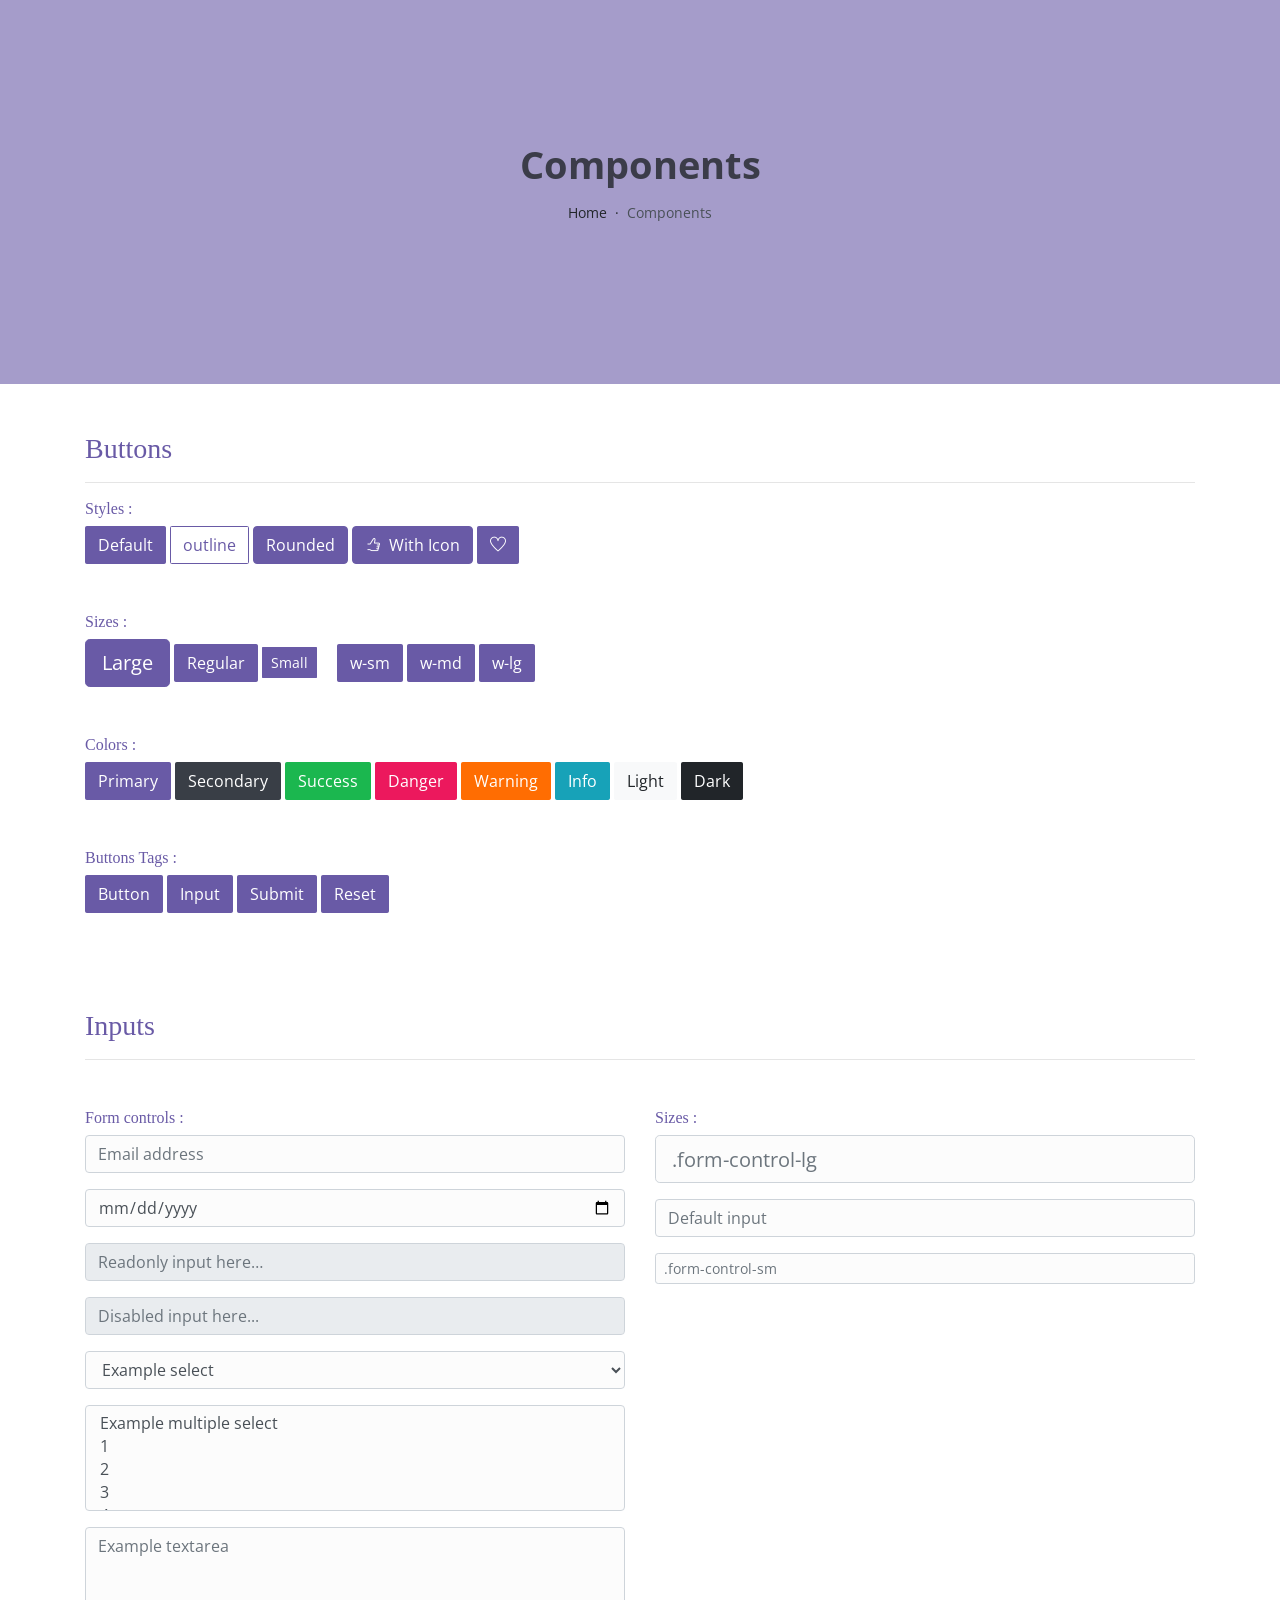
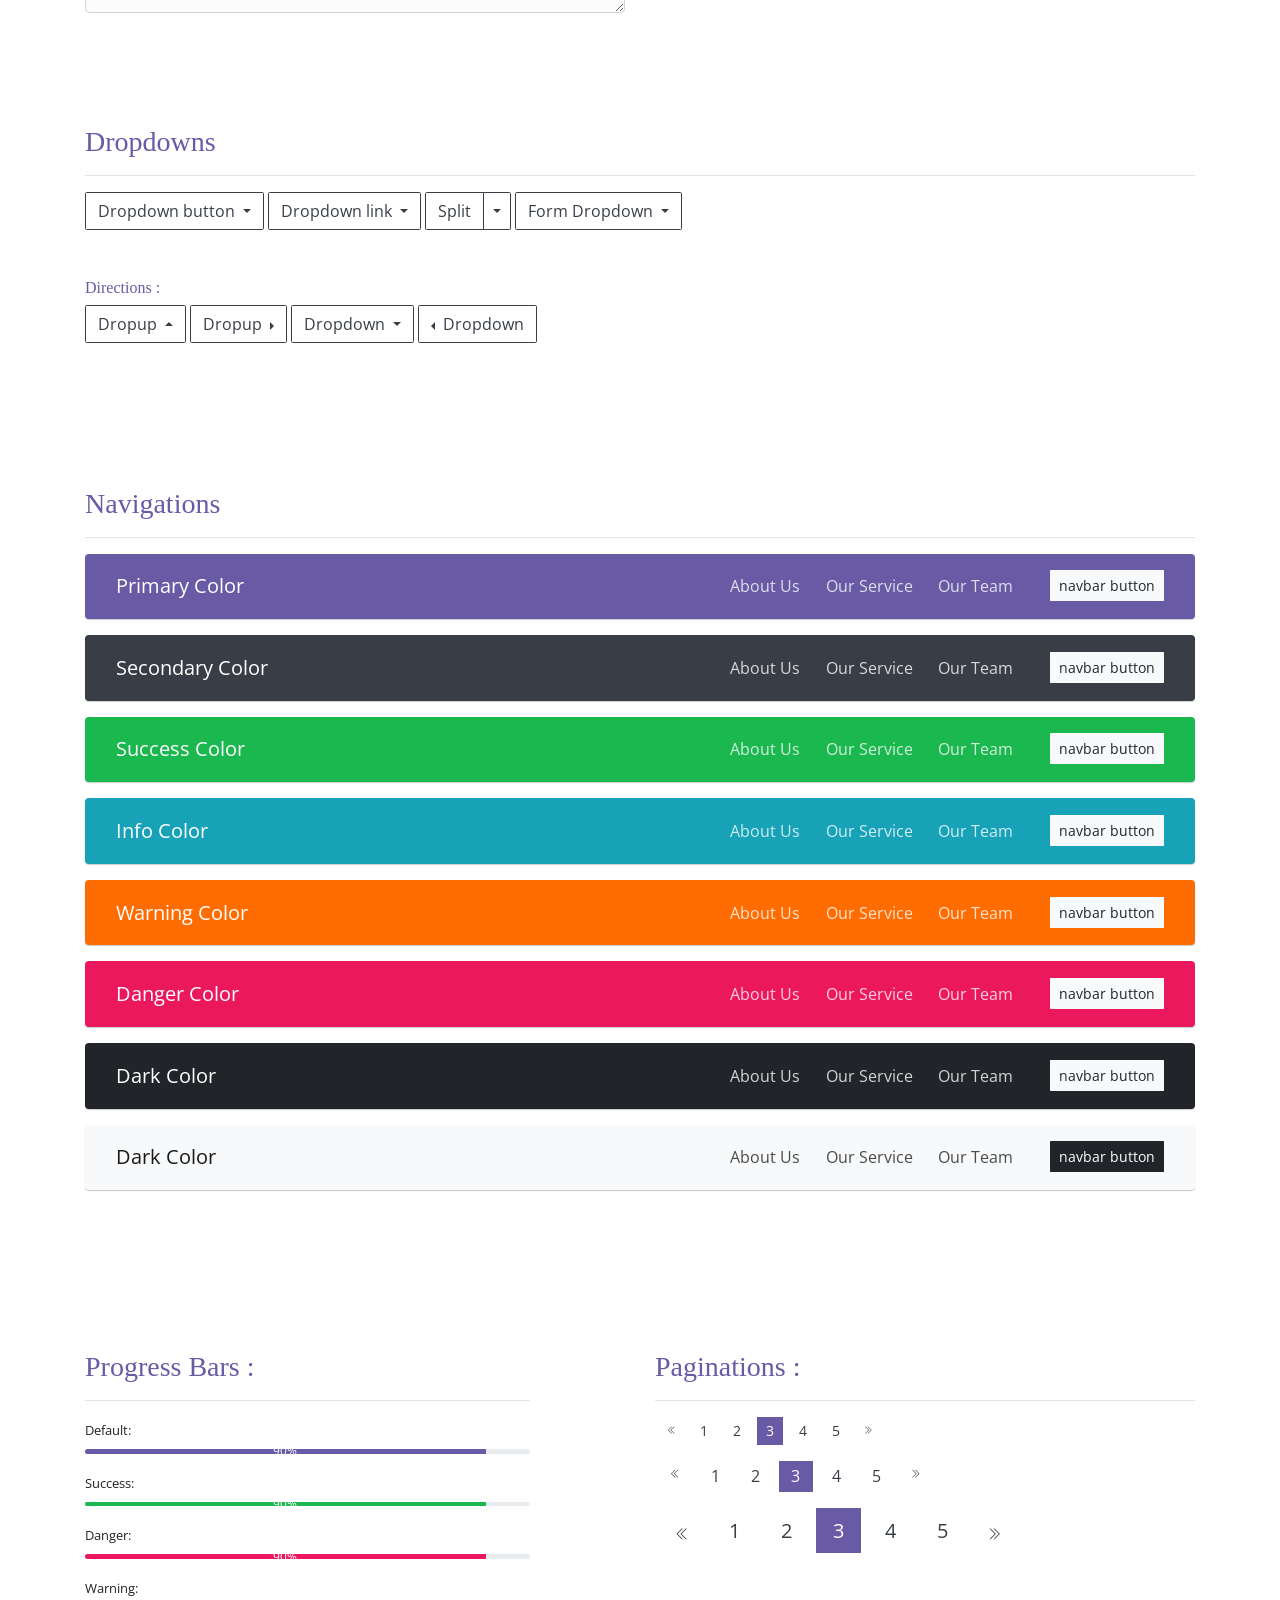
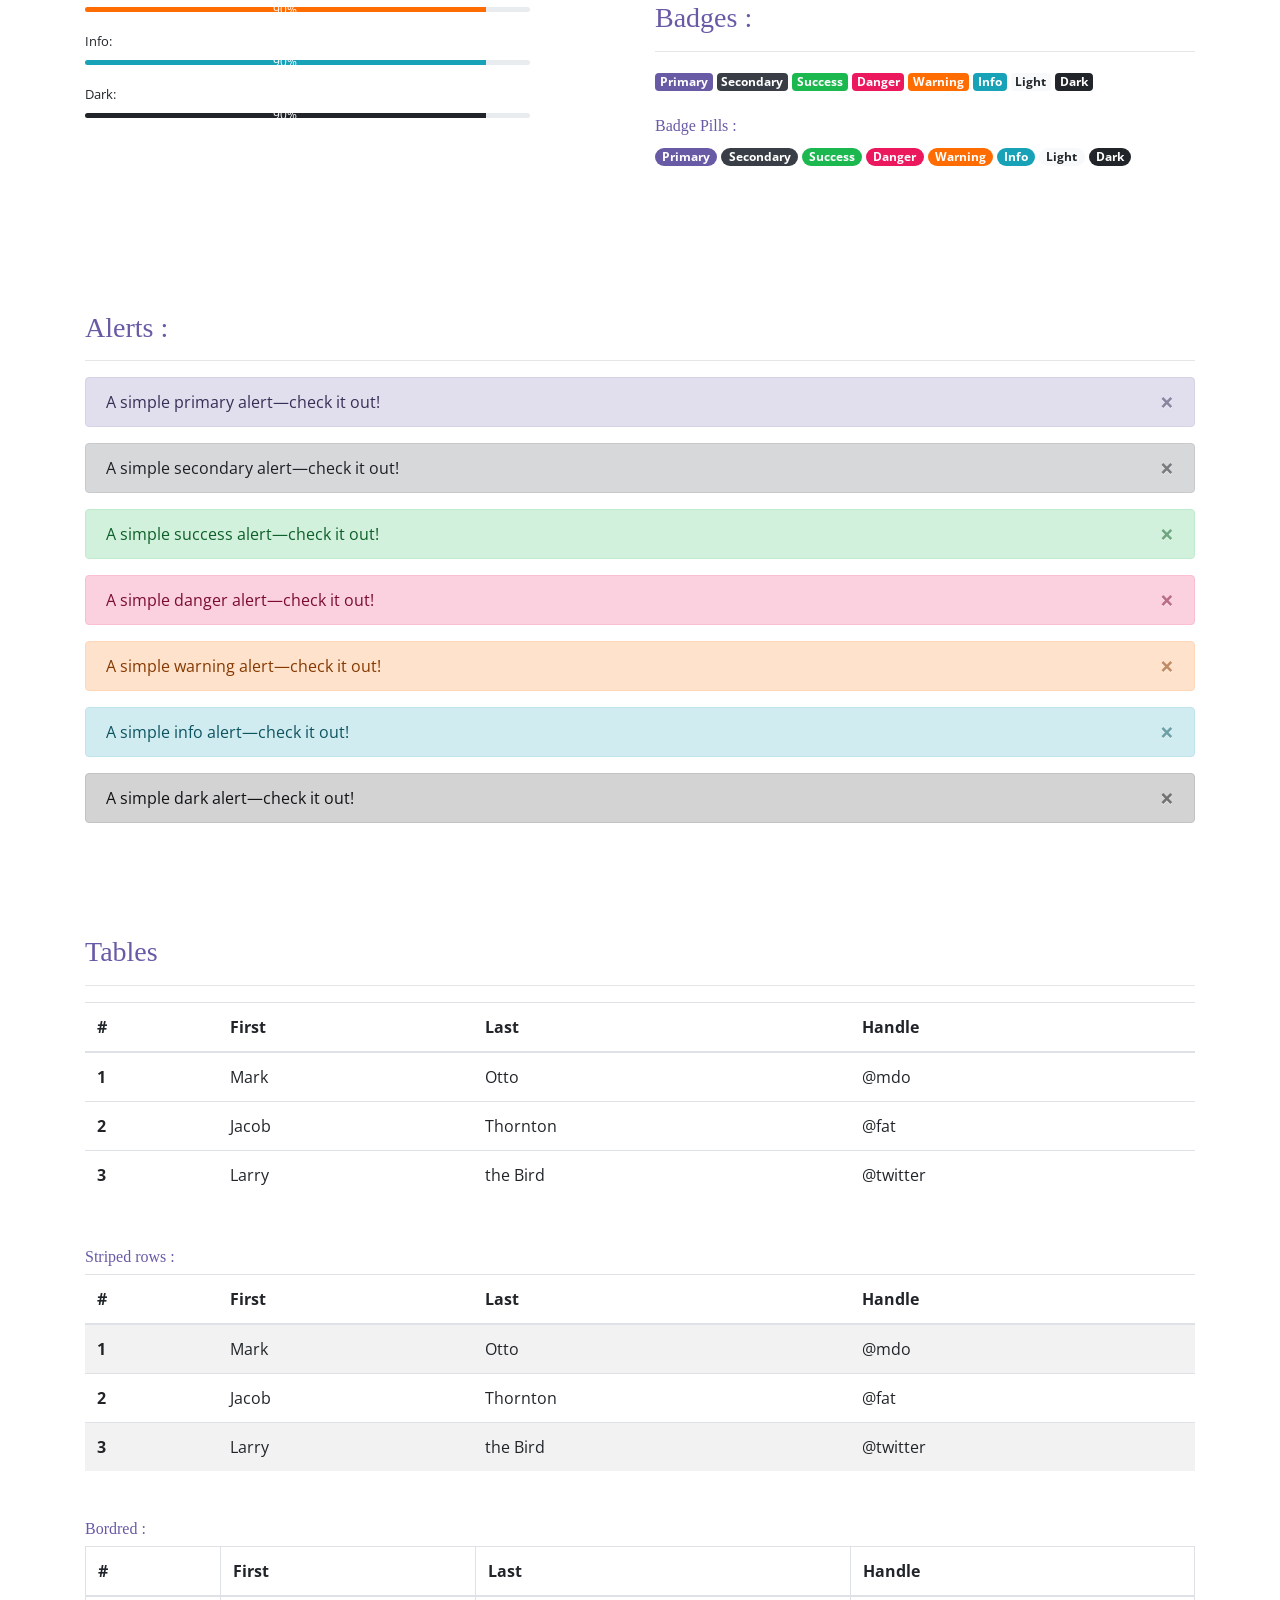
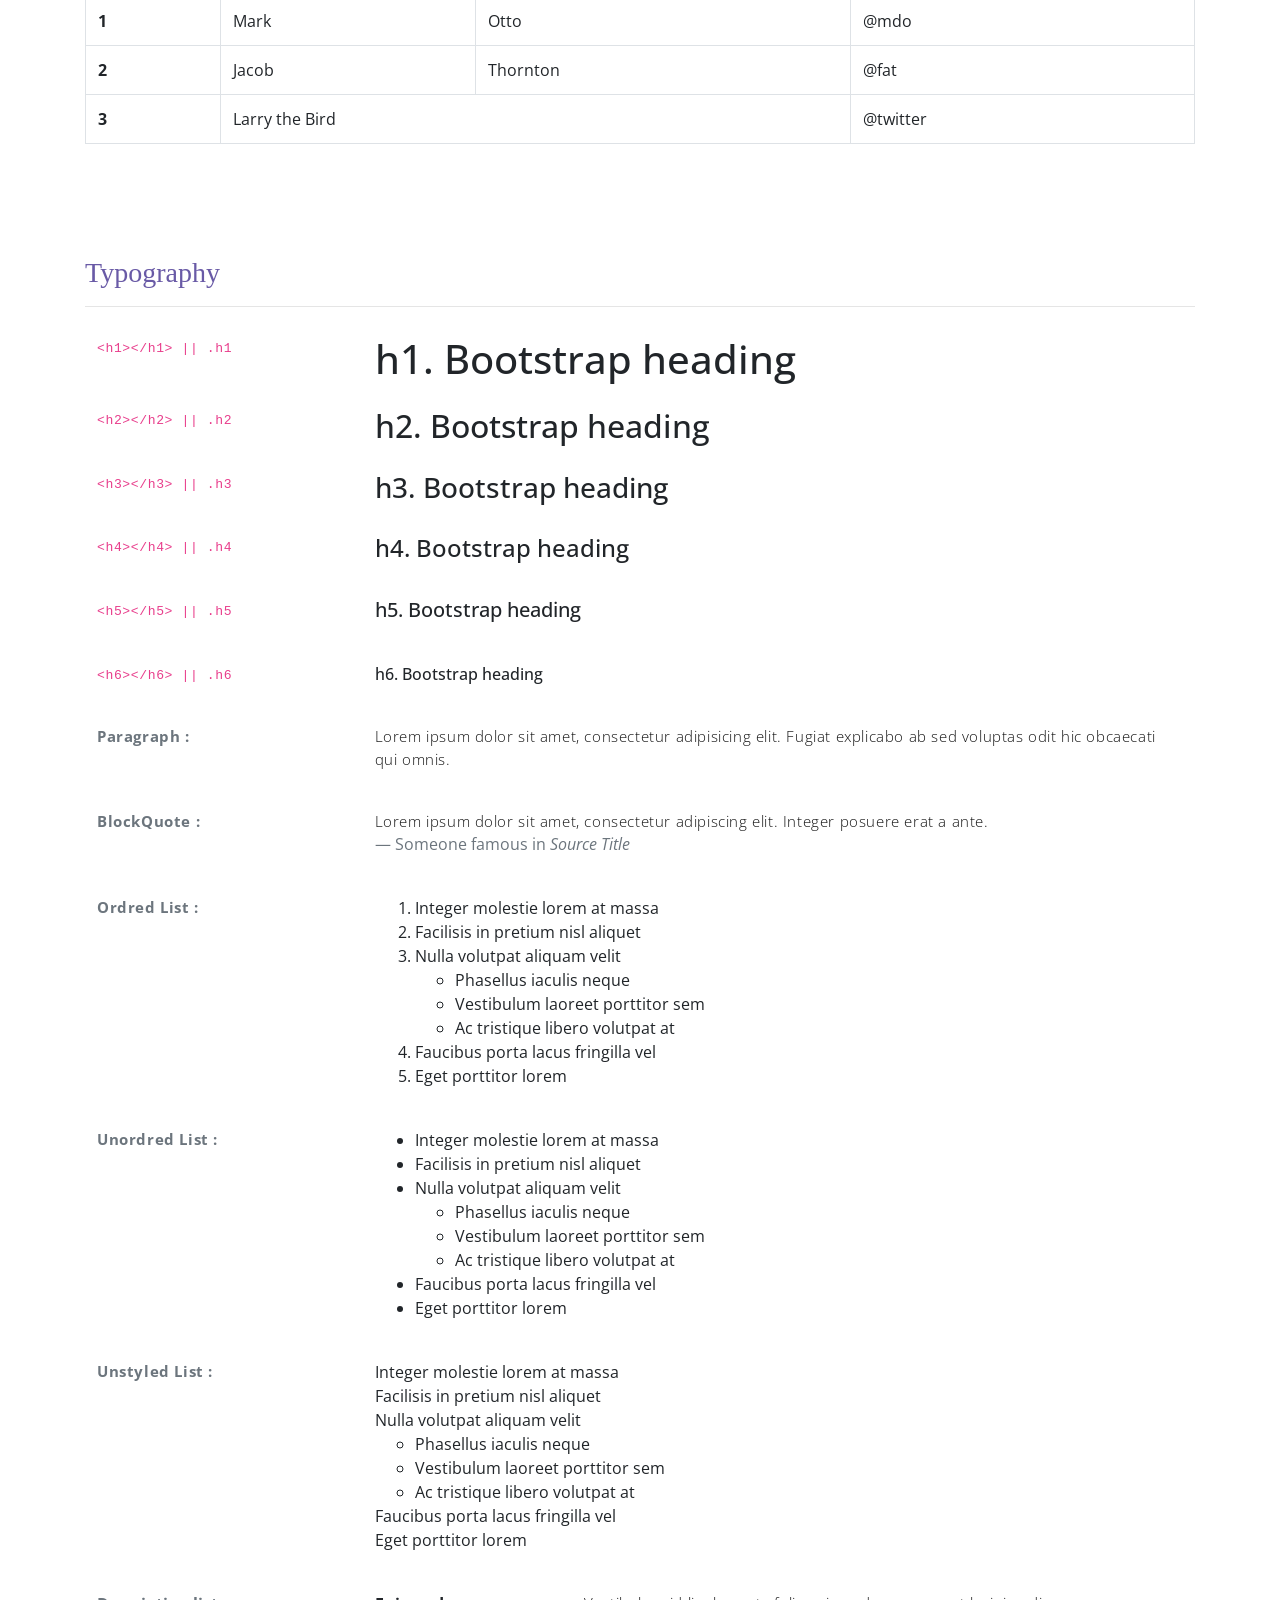
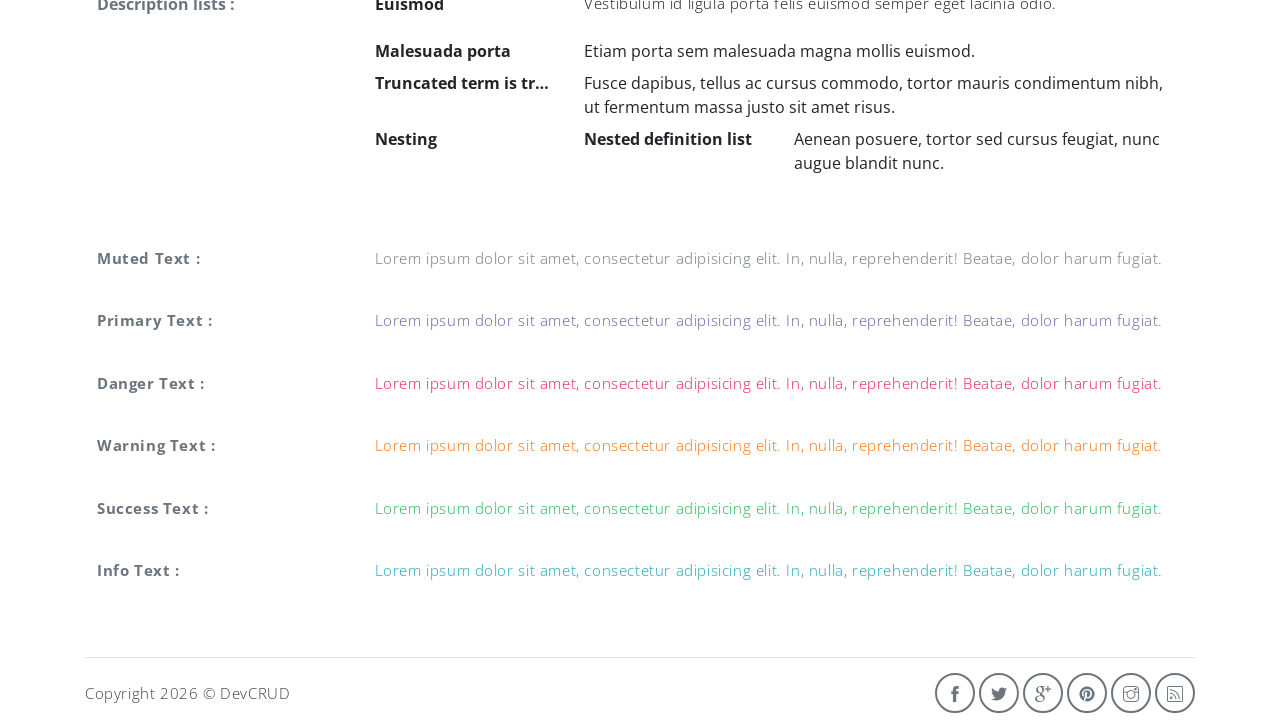
<file: components.html>
<!DOCTYPE html>
<html lang="en">
<head>
   <meta charset="utf-8">
   <meta name="viewport" content="width=device-width, initial-scale=1, shrink-to-fit=no">
   <meta name="description" content="Start your development with Meyawo landing page.">
   <meta name="author" content="Devcrud">
   <title>Meyawo Landing page | Components</title>
   <!-- font icons -->
   <link rel="stylesheet" href="assets/vendors/themify-icons/css/themify-icons.css">
   <!-- Bootstrap + Steller  -->
   <link rel="stylesheet" href="assets/css/meyawo.css">
</head>
<body>

   <!-- Page Header -->
   <header class="header header-mini"> 
      <div class="header-title">Components</div> 
      <nav aria-label="breadcrumb">
         <ol class="breadcrumb">
            <li class="breadcrumb-item"><a href="/">Home</a></li>
            <li class="breadcrumb-item active" aria-current="page">Components</li>
         </ol>
      </nav>
   </header> <!-- End Of Page Header -->

   <!-- main content -->
   <div class="container">

      <!-- Buttons -->
      <h3 class="mt-5">Buttons</h3>
      <hr>
      <h6 class="section-secondary-title">Styles :</h6>
      <button class="btn btn-primary">Default</button>
      <button class="btn btn-outline-primary">outline</button>
      <button class="btn btn-primary rounded">Rounded</button>
      <button class="btn btn-primary rounded"><i class="ti-thumb-up pr-1"></i> With Icon</button>
      <button class="btn btn-primary circle"><i class="ti-heart"></i></button>

      <h6 class="section-secondary-title mt-5">Sizes :</h6>
      <button class="btn btn-primary btn-lg">Large</button>
      <button class="btn btn-primary ">Regular</button>
      <button class="btn btn-primary btn-sm">Small</button>
      <button class="btn btn-primary w-sm ml-3">w-sm</button>
      <button class="btn btn-primary w-md">w-md</button>
      <button class="btn btn-primary w-lg">w-lg</button>

      <h6 class="section-secondary-title mt-5">Colors :</h6>          
      <button type="button" class="btn btn-primary">Primary</button>
      <button type="button" class="btn btn-secondary">Secondary</button>
      <button type="button" class="btn btn-success">Success</button>
      <button type="button" class="btn btn-danger">Danger</button>
      <button type="button" class="btn btn-warning">Warning</button>
      <button type="button" class="btn btn-info">Info</button>
      <button type="button" class="btn btn-light">Light</button>
      <button type="button" class="btn btn-dark">Dark</button>

      <h6 class="section-secondary-title mt-5">Buttons Tags :</h6>
      <button class="btn btn-primary" type="submit">Button</button>
      <input class="btn btn-primary" type="button" value="Input">
      <input class="btn btn-primary" type="submit" value="Submit">
      <input class="btn btn-primary" type="reset" value="Reset">
      
      <!-- devider -->
      <div class="py-5"></div>

      <!-- Inputs -->
      <h3>Inputs</h3>
      <hr>
      <div class="row mt-5">
         <div class="col-md-6">
            <h6 class="section-secondary-title">Form controls :</h6>        
            <div class="form-group">
               <input type="email" class="form-control" id="exampleFormControlInput1" placeholder="Email address">
            </div>
            <div class="form-group">
               <input type="date" class="form-control" id="exampleFormControlInput1" placeholder="Date">
            </div>
            <div class="form-group">
               <input class="form-control" type="text" placeholder="Readonly input here…" readonly>
            </div>
            <div class="form-group">
               <input class="form-control" id="disabledInput" type="text" placeholder="Disabled input here..." disabled>
            </div>
            <div class="form-group">
               <select class="form-control" id="exampleFormControlSelect1">
                  <option>Example select</option>
                  <option>1</option>
                  <option>2</option>
                  <option>3</option>
                  <option>4</option>
                  <option>5</option>
               </select>
            </div>
            <div class="form-group">
               <select multiple class="form-control" id="exampleFormControlSelect2">
                  <option>Example multiple select</option>
                  <option>1</option>
                  <option>2</option>
                  <option>3</option>
                  <option>4</option>
                  <option>5</option>
               </select>
            </div>
            <div class="form-group">
               <textarea class="form-control" id="exampleFormControlTextarea1" rows="3" placeholder="Example textarea"></textarea>
            </div>
         </div>
         <div class="col-md-6">
            <h6 class="section-secondary-title">Sizes :</h6>    
            <div class="form-group">
               <input class="form-control form-control-lg" type="text" placeholder=".form-control-lg">             
            </div>
            <div class="form-group">
               <input class="form-control" type="text" placeholder="Default input">
            </div>
            <div class="form-group">
               <input class="form-control form-control-sm" type="text" placeholder=".form-control-sm"> 
            </div>
         </div>
      </div> <!-- end of inputs -->   

      <!-- devider -->
      <div class="py-5"></div>             

      <!-- Dropdowns -->
      <h3 class="components-section-title font-weight-normal">Dropdowns</h3>
      <hr>
      <div class="dropdown d-inline-block">
         <button class="btn btn-outline-secondary dropdown-toggle" type="button" id="dropdownMenuButton" data-toggle="dropdown" aria-haspopup="true" aria-expanded="false">
         Dropdown button
         </button>
         <div class="dropdown-menu" aria-labelledby="dropdownMenuButton">
         <a class="dropdown-item" href="#">Action</a>
         <a class="dropdown-item" href="#">Another action</a>
         <a class="dropdown-item" href="#">Something else here</a>
         </div>
      </div>
      <div class="dropdown d-inline-block">
         <a class="btn btn-outline-secondary dropdown-toggle" href="#" role="button" id="dropdownMenuLink" data-toggle="dropdown" aria-haspopup="true" aria-expanded="false">
            Dropdown link
         </a>
         <div class="dropdown-menu" aria-labelledby="dropdownMenuLink">
            <a class="dropdown-item" href="#">Action</a>
            <a class="dropdown-item" href="#">Another action</a>
            <a class="dropdown-item" href="#">Something else here</a>
         </div>
      </div>
      <div class="btn-group">
         <button type="button" class="btn btn-outline-secondary">Split</button>
         <button type="button" class="btn btn-outline-secondary dropdown-toggle dropdown-toggle-split" data-toggle="dropdown" aria-haspopup="true" aria-expanded="false">
         <span class="sr-only">Toggle Dropdown</span>
         </button>
         <div class="dropdown-menu">
            <a class="dropdown-item" href="#">Action</a>
            <a class="dropdown-item" href="#">Another action</a>
            <a class="dropdown-item" href="#">Something else here</a>
            <div class="dropdown-divider"></div>
            <a class="dropdown-item" href="#">Separated link</a>
         </div>
      </div>
      <div class="btn-group">
         <button class="btn btn-outline-secondary dropdown-toggle" type="button" id="dropdownMenuButton" data-toggle="dropdown" aria-haspopup="true" aria-expanded="false">
            Form Dropdown
         </button>
         <div class="dropdown-menu form">
            <form class="px-4 py-3">
               <div class="form-group">
                  <input type="email" class="form-control" id="exampleDropdownFormEmail1" placeholder="email@example.com">
               </div>
               <div class="form-group">
                  <input type="password" class="form-control" id="exampleDropdownFormPassword1" placeholder="Password">
               </div>
               <div class="form-check mb-3">
                  <input type="checkbox" class="form-check-input" id="dropdownCheck">
                  <label class="form-check-label" for="dropdownCheck">
                     Remember me
                  </label>
               </div>
               <button type="submit" class="btn btn-primary btn-block">Sign in</button>
            </form>
            <div class="dropdown-divider"></div>
            <a class="dropdown-item" href="#"><small>New around here? Sign up</small></a>
            <a class="dropdown-item" href="#"><small>Forgot password?</small></a>
         </div>
      </div>       
      <h6 class="section-secondary-title mt-5">Directions :</h6>  
      <div class="btn-group dropup">
         <button type="button" class="btn btn-outline-secondary dropdown-toggle" data-toggle="dropdown" aria-haspopup="true" aria-expanded="false">
            Dropup
         </button>
         <div class="dropdown-menu">
            <a class="dropdown-item" href="#">Action</a>
            <a class="dropdown-item" href="#">Another action</a>
            <a class="dropdown-item" href="#">Something else here</a>
            <div class="dropdown-divider"></div>
            <a class="dropdown-item" href="#">Separated link</a>
         </div>
      </div>
      <div class="btn-group dropright">
         <button type="button" class="btn btn-outline-secondary dropdown-toggle" data-toggle="dropdown" aria-haspopup="true" aria-expanded="false">
            Dropup
         </button>
         <div class="dropdown-menu">
            <a class="dropdown-item" href="#">Action</a>
            <a class="dropdown-item" href="#">Another action</a>
            <a class="dropdown-item" href="#">Something else here</a>
            <div class="dropdown-divider"></div>
            <a class="dropdown-item" href="#">Separated link</a>
         </div>
      </div>
      <div class="btn-group">
         <button type="button" class="btn btn-outline-secondary dropdown-toggle" data-toggle="dropdown" aria-haspopup="true" aria-expanded="false">
            Dropdown
         </button>
         <div class="dropdown-menu">
            <a class="dropdown-item" href="#">Action</a>
            <a class="dropdown-item" href="#">Another action</a>
            <a class="dropdown-item" href="#">Something else here</a>
            <div class="dropdown-divider"></div>
            <a class="dropdown-item" href="#">Separated link</a>
         </div>
      </div>
      <div class="btn-group dropleft">
         <button type="button" class="btn btn-outline-secondary dropdown-toggle" data-toggle="dropdown" aria-haspopup="true" aria-expanded="false">
            Dropdown
         </button>
         <div class="dropdown-menu">
            <a class="dropdown-item" href="#">Action</a>
            <a class="dropdown-item" href="#">Another action</a>
            <a class="dropdown-item" href="#">Something else here</a>
            <div class="dropdown-divider"></div>
            <a class="dropdown-item" href="#">Separated link</a>
         </div>
      </div> <!-- end of Dropdowns -->  

      <!-- devider -->
      <div class="py-5"></div>   

      <!-- navbars -->
      <h3 class="components-section-title font-weight-normal mt-5">Navigations</h3>
      <hr>
      <nav class="navbar navbar-expand-sm navbar-dark bg-primary rounded shadow mb-3">
         <div class="container">
            <a class="navbar-brand" href="#">Primary Color</a>
            <button class="navbar-toggler ml-auto" type="button" data-toggle="collapse" data-target="#navbarSupportedContent" aria-controls="navbarSupportedContent" aria-expanded="false" aria-label="Toggle navigation">
            <span class="navbar-toggler-icon"></span>
            </button>
            <div class="collapse navbar-collapse" id="navbarSupportedContent">
               <ul class="navbar-nav ml-auto"> 
                  <li class="nav-item">
                     <a class="nav-link" href="#about">About Us</a>
                  </li>
                  <li class="nav-item">
                     <a class="nav-link" href="#service">Our Service</a>
                  </li>
                  <li class="nav-item">
                     <a class="nav-link" href="#team">Our Team</a>
                  </li>
                  <li class="nav-item">
                     <a href="#book-table" class="ml-4 mt-1 btn btn-light btn-sm">navbar button</a>
                  </li>
               </ul>                       
            </div>
         </div>
      </nav>
      <nav class="navbar navbar-expand-sm navbar-dark bg-secondary rounded shadow mb-3">
         <div class="container">
            <a class="navbar-brand" href="#">Secondary Color</a>
            <button class="navbar-toggler ml-auto" type="button" data-toggle="collapse" data-target="#navbarSupportedContent" aria-controls="navbarSupportedContent" aria-expanded="false" aria-label="Toggle navigation">
            <span class="navbar-toggler-icon"></span>
            </button>
            <div class="collapse navbar-collapse" id="navbarSupportedContent">
               <ul class="navbar-nav ml-auto"> 
                  <li class="nav-item">
                     <a class="nav-link" href="#about">About Us</a>
                  </li>
                  <li class="nav-item">
                     <a class="nav-link" href="#service">Our Service</a>
                  </li>
                  <li class="nav-item">
                     <a class="nav-link" href="#team">Our Team</a>
                  </li>
                  <li class="nav-item">
                     <a href="#book-table" class="ml-4 mt-1 btn btn-light btn-sm">navbar button</a>
                  </li>
               </ul>                       
            </div>
         </div>
      </nav>
      <nav class="navbar navbar-expand-sm navbar-dark bg-success rounded shadow mb-3">
         <div class="container">
            <a class="navbar-brand" href="#">Success Color</a>
            <button class="navbar-toggler ml-auto" type="button" data-toggle="collapse" data-target="#navbarSupportedContent" aria-controls="navbarSupportedContent" aria-expanded="false" aria-label="Toggle navigation">
            <span class="navbar-toggler-icon"></span>
            </button>
            <div class="collapse navbar-collapse" id="navbarSupportedContent">
               <ul class="navbar-nav ml-auto"> 
                  <li class="nav-item">
                     <a class="nav-link" href="#about">About Us</a>
                  </li>
                  <li class="nav-item">
                     <a class="nav-link" href="#service">Our Service</a>
                  </li>
                  <li class="nav-item">
                     <a class="nav-link" href="#team">Our Team</a>
                  </li>
                  <li class="nav-item">
                     <a href="#book-table" class="ml-4 mt-1 btn btn-light btn-sm">navbar button</a>
                  </li>
               </ul>                       
            </div>
         </div>
      </nav>
      <nav class="navbar navbar-expand-sm navbar-dark bg-info rounded shadow mb-3">
         <div class="container">
            <a class="navbar-brand" href="#">Info Color</a>
            <button class="navbar-toggler ml-auto" type="button" data-toggle="collapse" data-target="#navbarSupportedContent" aria-controls="navbarSupportedContent" aria-expanded="false" aria-label="Toggle navigation">
            <span class="navbar-toggler-icon"></span>
            </button>
            <div class="collapse navbar-collapse" id="navbarSupportedContent">
               <ul class="navbar-nav ml-auto"> 
                  <li class="nav-item">
                     <a class="nav-link" href="#about">About Us</a>
                  </li>
                  <li class="nav-item">
                     <a class="nav-link" href="#service">Our Service</a>
                  </li>
                  <li class="nav-item">
                     <a class="nav-link" href="#team">Our Team</a>
                  </li>
                  <li class="nav-item">
                     <a href="#book-table" class="ml-4 mt-1 btn btn-light btn-sm">navbar button</a>
                  </li>
               </ul>                       
            </div>
         </div>
      </nav>
      <nav class="navbar navbar-expand-sm navbar-dark bg-warning rounded shadow mb-3">
         <div class="container">
            <a class="navbar-brand" href="#">Warning Color</a>
            <button class="navbar-toggler ml-auto" type="button" data-toggle="collapse" data-target="#navbarSupportedContent" aria-controls="navbarSupportedContent" aria-expanded="false" aria-label="Toggle navigation">
            <span class="navbar-toggler-icon"></span>
            </button>
            <div class="collapse navbar-collapse" id="navbarSupportedContent">
               <ul class="navbar-nav ml-auto"> 
                  <li class="nav-item">
                     <a class="nav-link" href="#about">About Us</a>
                  </li>
                  <li class="nav-item">
                     <a class="nav-link" href="#service">Our Service</a>
                  </li>
                  <li class="nav-item">
                     <a class="nav-link" href="#team">Our Team</a>
                  </li>
                  <li class="nav-item">
                     <a href="#book-table" class="ml-4 mt-1 btn btn-light btn-sm">navbar button</a>
                  </li>
               </ul>                       
            </div>
         </div>
      </nav>
      <nav class="navbar navbar-expand-sm navbar-dark bg-danger rounded shadow mb-3">
         <div class="container">
            <a class="navbar-brand" href="#">Danger Color</a>
            <button class="navbar-toggler ml-auto" type="button" data-toggle="collapse" data-target="#navbarSupportedContent" aria-controls="navbarSupportedContent" aria-expanded="false" aria-label="Toggle navigation">
            <span class="navbar-toggler-icon"></span>
            </button>
            <div class="collapse navbar-collapse" id="navbarSupportedContent">
               <ul class="navbar-nav ml-auto"> 
                  <li class="nav-item">
                     <a class="nav-link" href="#about">About Us</a>
                  </li>
                  <li class="nav-item">
                     <a class="nav-link" href="#service">Our Service</a>
                  </li>
                  <li class="nav-item">
                     <a class="nav-link" href="#team">Our Team</a>
                  </li>
                  <li class="nav-item">
                     <a href="#book-table" class="ml-4 mt-1 btn btn-light btn-sm">navbar button</a>
                  </li>
               </ul>                       
            </div>
         </div>
      </nav>
      <nav class="navbar navbar-expand-sm navbar-dark bg-dark rounded shadow mb-3">
         <div class="container">
            <a class="navbar-brand" href="#">Dark Color</a>
            <button class="navbar-toggler ml-auto" type="button" data-toggle="collapse" data-target="#navbarSupportedContent" aria-controls="navbarSupportedContent" aria-expanded="false" aria-label="Toggle navigation">
            <span class="navbar-toggler-icon"></span>
            </button>
            <div class="collapse navbar-collapse" id="navbarSupportedContent">
               <ul class="navbar-nav ml-auto"> 
                  <li class="nav-item">
                     <a class="nav-link" href="#about">About Us</a>
                  </li>
                  <li class="nav-item">
                     <a class="nav-link" href="#service">Our Service</a>
                  </li>
                  <li class="nav-item">
                     <a class="nav-link" href="#team">Our Team</a>
                  </li>
                  <li class="nav-item">
                     <a href="#book-table" class="ml-4 mt-1 btn btn-light btn-sm">navbar button</a>
                  </li>
               </ul>                       
            </div>
         </div>
      </nav>
      <nav class="navbar navbar-expand-sm navbar-light bg-light rounded shadow mb-3">
         <div class="container">
            <a class="navbar-brand" href="#">Dark Color</a>
            <button class="navbar-toggler ml-auto" type="button" data-toggle="collapse" data-target="#navbarSupportedContent" aria-controls="navbarSupportedContent" aria-expanded="false" aria-label="Toggle navigation">
            <span class="navbar-toggler-icon"></span>
            </button>
            <div class="collapse navbar-collapse" id="navbarSupportedContent">
               <ul class="navbar-nav ml-auto"> 
                  <li class="nav-item">
                     <a class="nav-link" href="#about">About Us</a>
                  </li>
                  <li class="nav-item">
                     <a class="nav-link" href="#service">Our Service</a>
                  </li>
                  <li class="nav-item">
                     <a class="nav-link" href="#team">Our Team</a>
                  </li>
                  <li class="nav-item">
                     <a href="#book-table" class="ml-4 mt-1 btn btn-dark btn-sm">navbar button</a>
                  </li>
               </ul>                       
            </div>
         </div>
      </nav>
      <!-- End of navbars -->

      <!-- devider -->
      <div class="py-5"></div>   
      
      <!-- progress bars -->
      <div class="row justify-content-between">
         <div class="col-md-5">
            <h3 class="components-section-title font-weight-normal mt-5">Progress Bars :</h3>
            <hr>
            <small>Default: </small>
            <div class="progress mt-2 mb-3">
               <div class="progress-bar" role="progressbar" style="width: 90%" aria-valuenow="25" aria-valuemin="0" aria-valuemax="100"><span>90%</span></div>
            </div>
            <small>Success:</small>
            <div class="progress mt-2 mb-3">
               <div class="progress-bar bg-success" role="progressbar" style="width: 90%" aria-valuenow="25" aria-valuemin="0" aria-valuemax="100"><span>90%</span></div>
            </div>
            <small>Danger:</small>
            <div class="progress mt-2 mb-3">
               <div class="progress-bar bg-danger" role="progressbar" style="width: 90%" aria-valuenow="25" aria-valuemin="0" aria-valuemax="100"><span>90%</span></div>
            </div>
            <small>Warning:</small>
            <div class="progress mt-2 mb-3">
               <div class="progress-bar bg-warning" role="progressbar" style="width: 90%" aria-valuenow="25" aria-valuemin="0" aria-valuemax="100"><span>90%</span></div>
            </div>
            <small>Info:</small>
            <div class="progress mt-2 mb-3">
               <div class="progress-bar bg-info" role="progressbar" style="width: 90%" aria-valuenow="25" aria-valuemin="0" aria-valuemax="100"><span>90%</span></div>
            </div>
            <small>Dark:</small>
            <div class="progress mt-2 mb-3">
               <div class="progress-bar bg-dark" role="progressbar" style="width: 90%" aria-valuenow="25" aria-valuemin="0" aria-valuemax="100"><span>90%</span></div>
            </div>
         </div>
         <div class="col-md-6">
            <h3 class="components-section-title font-weight-normal mt-5">Paginations :</h3>
            <hr>
            <nav aria-label="Page navigation example">
               <ul class="pagination pagination-sm">
                  <li class="page-item"><a class="page-link" href="#"><i class="ti-angle-double-left"></i></a></li>
                  <li class="page-item"><a class="page-link" href="#">1</a></li>
                  <li class="page-item"><a class="page-link" href="#">2</a></li>
                  <li class="page-item active"><a class="page-link" href="#">3</a></li>
                  <li class="page-item"><a class="page-link" href="#">4</a></li>
                  <li class="page-item"><a class="page-link" href="#">5</a></li>
                  <li class="page-item"><a class="page-link" href="#"><i class="ti-angle-double-right"></i></a></li>
               </ul>
            </nav>
            <nav aria-label="Page navigation example">
               <ul class="pagination">
               <li class="page-item"><a class="page-link" href="#"><i class="ti-angle-double-left"></i></a></li>
                  <li class="page-item"><a class="page-link" href="#">1</a></li>
                  <li class="page-item"><a class="page-link" href="#">2</a></li>
                  <li class="page-item active"><a class="page-link" href="#">3</a></li>
                  <li class="page-item"><a class="page-link" href="#">4</a></li>
                  <li class="page-item"><a class="page-link" href="#">5</a></li>
                  <li class="page-item"><a class="page-link" href="#"><i class="ti-angle-double-right"></i></a></li>
               </ul>
            </nav>
            <nav aria-label="Page navigation example">
               <ul class="pagination pagination-lg">
                  <li class="page-item"><a class="page-link" href="#"><i class="ti-angle-double-left"></i></a></li>
                  <li class="page-item"><a class="page-link" href="#">1</a></li>
                  <li class="page-item"><a class="page-link" href="#">2</a></li>
                  <li class="page-item active"><a class="page-link" href="#">3</a></li>
                  <li class="page-item"><a class="page-link" href="#">4</a></li>
                  <li class="page-item"><a class="page-link" href="#">5</a></li>
                  <li class="page-item"><a class="page-link" href="#"><i class="ti-angle-double-right"></i></a></li>
               </ul>
            </nav>

            <!-- Badges -->
            <h3 class="components-section-title font-weight-normal mt-5">Badges :</h3>
            <hr>
            <span class="badge badge-primary">Primary</span>
            <span class="badge badge-secondary">Secondary</span>
            <span class="badge badge-success">Success</span>
            <span class="badge badge-danger">Danger</span>
            <span class="badge badge-warning">Warning</span>
            <span class="badge badge-info">Info</span>
            <span class="badge badge-light">Light</span>
            <span class="badge badge-dark">Dark</span>
            <h6 class="section-secondary-title mt-4 mb-2">Badge Pills :</h6>
            <span class="badge badge-pill badge-primary">Primary</span>
            <span class="badge badge-pill badge-secondary">Secondary</span>
            <span class="badge badge-pill badge-success">Success</span>
            <span class="badge badge-pill badge-danger">Danger</span>
            <span class="badge badge-pill badge-warning">Warning</span>
            <span class="badge badge-pill badge-info">Info</span>
            <span class="badge badge-pill badge-light">Light</span>
            <span class="badge badge-pill badge-dark">Dark</span>
         </div>
      </div> <!-- End of Progress bars -->

      <!-- devider -->
      <div class="py-5"></div>  

      <!-- Alerts -->
      <h3 class="components-section-title font-weight-normal mt-5">Alerts :</h3>
      <hr>
      <div class="alert alert-primary alert-dismissible fade show" role="alert">
         A simple primary alert—check it out!
         <button type="button" class="close" data-dismiss="alert" aria-label="Close">
            <span aria-hidden="true">&times;</span>
         </button>
      </div>
      <div class="alert alert-secondary alert-dismissible fade show" role="alert">
         A simple secondary alert—check it out!
         <button type="button" class="close" data-dismiss="alert" aria-label="Close">
            <span aria-hidden="true">&times;</span>
         </button>
      </div>
      <div class="alert alert-success alert-dismissible fade show" role="alert">
         A simple success alert—check it out!
         <button type="button" class="close" data-dismiss="alert" aria-label="Close">
            <span aria-hidden="true">&times;</span>
         </button>
      </div>
      <div class="alert alert-danger alert-dismissible fade show" role="alert">
         A simple danger alert—check it out!
         <button type="button" class="close" data-dismiss="alert" aria-label="Close">
            <span aria-hidden="true">&times;</span>
         </button>
      </div>
      <div class="alert alert-warning alert-dismissible fade show" role="alert">
         A simple warning alert—check it out!
         <button type="button" class="close" data-dismiss="alert" aria-label="Close">
            <span aria-hidden="true">&times;</span>
         </button>
      </div>
      <div class="alert alert-info alert-dismissible fade show" role="alert">
         A simple info alert—check it out!
         <button type="button" class="close" data-dismiss="alert" aria-label="Close">
            <span aria-hidden="true">&times;</span>
         </button>
      </div>
      <div class="alert alert-dark alert-dismissible fade show" role="alert">
         A simple dark alert—check it out!
         <button type="button" class="close" data-dismiss="alert" aria-label="Close">
            <span aria-hidden="true">&times;</span>
         </button>
      </div>
      <!-- end of alerts -->

      <!-- devider -->
      <div class="py-5"></div> 
   
      <!-- tables -->
      <h3 class="components-section-title">Tables</h3>
      <hr>
      <table class="table">
         <thead>
            <tr>
               <th scope="col">#</th>
               <th scope="col">First</th>
               <th scope="col">Last</th>
               <th scope="col">Handle</th>
            </tr>
         </thead>
         <tbody>
            <tr>
               <th scope="row">1</th>
               <td>Mark</td>
               <td>Otto</td>
               <td>@mdo</td>
            </tr>
            <tr>
               <th scope="row">2</th>
               <td>Jacob</td>
               <td>Thornton</td>
               <td>@fat</td>
            </tr>
            <tr>
               <th scope="row">3</th>
               <td>Larry</td>
               <td>the Bird</td>
               <td>@twitter</td>
            </tr>
         </tbody>
      </table>

      <h6 class="section-secondary-title mt-5">Striped rows :</h6>
      <table class="table table-striped">
         <thead>
            <tr>
               <th scope="col">#</th>
               <th scope="col">First</th>
               <th scope="col">Last</th>
               <th scope="col">Handle</th>
            </tr>
         </thead>
         <tbody>
            <tr>
               <th scope="row">1</th>
               <td>Mark</td>
               <td>Otto</td>
               <td>@mdo</td>
            </tr>
            <tr>
               <th scope="row">2</th>
               <td>Jacob</td>
               <td>Thornton</td>
               <td>@fat</td>
            </tr>
            <tr>
               <th scope="row">3</th>
               <td>Larry</td>
               <td>the Bird</td>
               <td>@twitter</td>
            </tr>
         </tbody>
      </table>

      <h6 class="section-secondary-title mt-5">Bordred :</h6>
      <table class="table table-bordered">
         <thead>
            <tr>
               <th scope="col">#</th>
               <th scope="col">First</th>
               <th scope="col">Last</th>
               <th scope="col">Handle</th>
            </tr>
         </thead>
         <tbody>
            <tr>
               <th scope="row">1</th>
               <td>Mark</td>
               <td>Otto</td>
               <td>@mdo</td>
            </tr>
            <tr>
               <th scope="row">2</th>
               <td>Jacob</td>
               <td>Thornton</td>
               <td>@fat</td>
            </tr>
            <tr>
               <th scope="row">3</th>
               <td colspan="2">Larry the Bird</td>
               <td>@twitter</td>
            </tr>
         </tbody>
      </table>
      <!-- end of tables -->

      <!-- devider -->
      <div class="py-5"></div> 

      <!-- typography -->
      <h3 class="components-section-title">Typography</h3>
      <hr>
      <table class="table table-borderless v-align-center">
         <tbody>
            <tr>
               <td>
                  <p><code class="highlighter-rouge">&lt;h1&gt;&lt;/h1&gt; || .h1</code></p>
               </td>
               <td class="w-75"><span class="h1">h1. Bootstrap heading</span></td>
            </tr>
            <tr>
               <td>
                  <p><code class="highlighter-rouge">&lt;h2&gt;&lt;/h2&gt; || .h2</code></p>
               </td>
               <td><span class="h2">h2. Bootstrap heading</span></td>
            </tr>
            <tr>
               <td>
                  <p><code class="highlighter-rouge">&lt;h3&gt;&lt;/h3&gt; || .h3</code></p>
               </td>
               <td><span class="h3">h3. Bootstrap heading</span></td>
            </tr>
            <tr>
               <td>
                  <p><code class="highlighter-rouge">&lt;h4&gt;&lt;/h4&gt; || .h4</code></p>
               </td>
               <td><span class="h4">h4. Bootstrap heading</span></td>
            </tr>
            <tr>
               <td>
                  <p><code class="highlighter-rouge">&lt;h5&gt;&lt;/h5&gt; || .h5</code></p>
               </td>
               <td><span class="h5">h5. Bootstrap heading</span></td>
            </tr>
            <tr>
               <td>
                  <p><code class="highlighter-rouge">&lt;h6&gt;&lt;/h6&gt; || .h6</code></p>
               </td>
               <td><span class="h6">h6. Bootstrap heading</span></td>
            </tr>
            <tr>
               <td>
                  <p class="font-weight-bold text-muted">Paragraph :</p>
               </td>
               <td><p>Lorem ipsum dolor sit amet, consectetur adipisicing elit. Fugiat explicabo ab sed voluptas odit hic obcaecati qui omnis.</p></td>
            </tr>
            <tr>
               <td>
                  <p class="font-weight-bold text-muted">BlockQuote :</p>
               </td>
               <td>
                  <blockquote class="blockquote">
                     <p class="mb-0">Lorem ipsum dolor sit amet, consectetur adipiscing elit. Integer posuere erat a ante.</p>
                     <footer class="blockquote-footer">Someone famous in <cite title="Source Title">Source Title</cite></footer>
                  </blockquote>
               </td>
            </tr>

            <tr>
               <td><p class="font-weight-bold text-muted">Ordred List :</p></td>
               <td>
                  <ol>
                     <li>Integer molestie lorem at massa</li>
                     <li>Facilisis in pretium nisl aliquet</li>
                     <li>Nulla volutpat aliquam velit
                        <ul>
                           <li>Phasellus iaculis neque</li>
                           <li>Vestibulum laoreet porttitor sem</li>
                           <li>Ac tristique libero volutpat at</li>
                        </ul>
                     </li>
                     <li>Faucibus porta lacus fringilla vel</li>
                     <li>Eget porttitor lorem</li>
                  </ol>
               </td>
            </tr>
            <tr>
               <td><p class="font-weight-bold text-muted">Unordred List :</p></td>
               <td>
                  <ul >
                     <li>Integer molestie lorem at massa</li>
                     <li>Facilisis in pretium nisl aliquet</li>
                     <li>Nulla volutpat aliquam velit
                        <ul>
                           <li>Phasellus iaculis neque</li>
                           <li>Vestibulum laoreet porttitor sem</li>
                           <li>Ac tristique libero volutpat at</li>
                        </ul>
                     </li>
                     <li>Faucibus porta lacus fringilla vel</li>
                     <li>Eget porttitor lorem</li>
                  </ul>
               </td>
            </tr>
            <tr>
               <td><p class="font-weight-bold text-muted">Unstyled List :</p></td>
               <td>
                  <ul class="list-unstyled">
                     <li>Integer molestie lorem at massa</li>
                     <li>Facilisis in pretium nisl aliquet</li>
                     <li>Nulla volutpat aliquam velit
                        <ul>
                           <li>Phasellus iaculis neque</li>
                           <li>Vestibulum laoreet porttitor sem</li>
                           <li>Ac tristique libero volutpat at</li>
                        </ul>
                     </li>
                     <li>Faucibus porta lacus fringilla vel</li>
                     <li>Eget porttitor lorem</li>
                  </ul>
               </td>
            </tr>
            <tr>
               <td class="font-weight-bold text-muted">Description lists : </td>
               <td>
                  <dl class="row">
                     <dt class="col-sm-3">Euismod</dt>
                     <dd class="col-sm-9">
                        <p>Vestibulum id ligula porta felis euismod semper eget lacinia odio.</p>
                     </dd>

                     <dt class="col-sm-3">Malesuada porta</dt>
                     <dd class="col-sm-9">Etiam porta sem malesuada magna mollis euismod.</dd>

                     <dt class="col-sm-3 text-truncate">Truncated term is truncated</dt>
                     <dd class="col-sm-9">Fusce dapibus, tellus ac cursus commodo, tortor mauris condimentum nibh, ut fermentum massa justo sit amet risus.</dd>

                     <dt class="col-sm-3">Nesting</dt>
                     <dd class="col-sm-9">
                        <dl class="row">
                           <dt class="col-sm-4">Nested definition list</dt>
                           <dd class="col-sm-8">Aenean posuere, tortor sed cursus feugiat, nunc augue blandit nunc.</dd>
                        </dl>
                     </dd>
                  </dl>
               </td>
            </tr>
            <tr>
               <td>
                  <p class="font-weight-bold text-muted">Muted Text :</p>
               </td>
               <td>
                  <p class="text-muted">Lorem ipsum dolor sit amet, consectetur adipisicing elit. In, nulla, reprehenderit! Beatae, dolor harum fugiat.</p>
               </td>
            </tr>
            <tr>
               <td>
                  <p class="font-weight-bold text-muted">Primary Text :</p>
               </td>
               <td>
                  <p class="text-primary">Lorem ipsum dolor sit amet, consectetur adipisicing elit. In, nulla, reprehenderit! Beatae, dolor harum fugiat.</p>
               </td>
            </tr>
            <tr>
               <td>
                  <p class="font-weight-bold text-muted">Danger Text :</p>
               </td>
               <td>
                  <p class="text-danger">Lorem ipsum dolor sit amet, consectetur adipisicing elit. In, nulla, reprehenderit! Beatae, dolor harum fugiat.</p>
               </td>
            </tr>
            <tr>
               <td>
                  <p class="font-weight-bold text-muted">Warning Text :</p>
               </td>
               <td>
                  <p class="text-warning">Lorem ipsum dolor sit amet, consectetur adipisicing elit. In, nulla, reprehenderit! Beatae, dolor harum fugiat.</p>
               </td>
            </tr>
            <tr>
               <td>
                  <p class="font-weight-bold text-muted">Success Text :</p>
               </td>
               <td>
                  <p class="text-success">Lorem ipsum dolor sit amet, consectetur adipisicing elit. In, nulla, reprehenderit! Beatae, dolor harum fugiat.</p>
               </td>
            </tr>
            <tr>
               <td>
                  <p class="font-weight-bold text-muted">Info Text :</p>
               </td>
               <td>
                  <p class="text-info">Lorem ipsum dolor sit amet, consectetur adipisicing elit. In, nulla, reprehenderit! Beatae, dolor harum fugiat.</p>
               </td>
            </tr>
         </tbody>
      </table>
   </div>
   <!-- end of typography -->

   <!-- footer -->
    <div class="container mt-5">
        <footer class="footer">       
            <p class="mb-0">Copyright <script>document.write(new Date().getFullYear())</script> &copy; <a href="http://www.devcrud.com">DevCRUD</a></p>
            <div class="social-links text-right m-auto ml-sm-auto">
                <a href="javascript:void(0)" class="link"><i class="ti-facebook"></i></a>
                <a href="javascript:void(0)" class="link"><i class="ti-twitter-alt"></i></a>
                <a href="javascript:void(0)" class="link"><i class="ti-google"></i></a>
                <a href="javascript:void(0)" class="link"><i class="ti-pinterest-alt"></i></a>
                <a href="javascript:void(0)" class="link"><i class="ti-instagram"></i></a>
                <a href="javascript:void(0)" class="link"><i class="ti-rss"></i></a>
            </div>
        </footer>
    </div> <!-- end of page footer -->
   
   <!-- core  -->
   <script src="assets/vendors/jquery/jquery-3.4.1.js"></script>
   <script src="assets/vendors/bootstrap/bootstrap.bundle.js"></script>

</body>
</html>
</file>
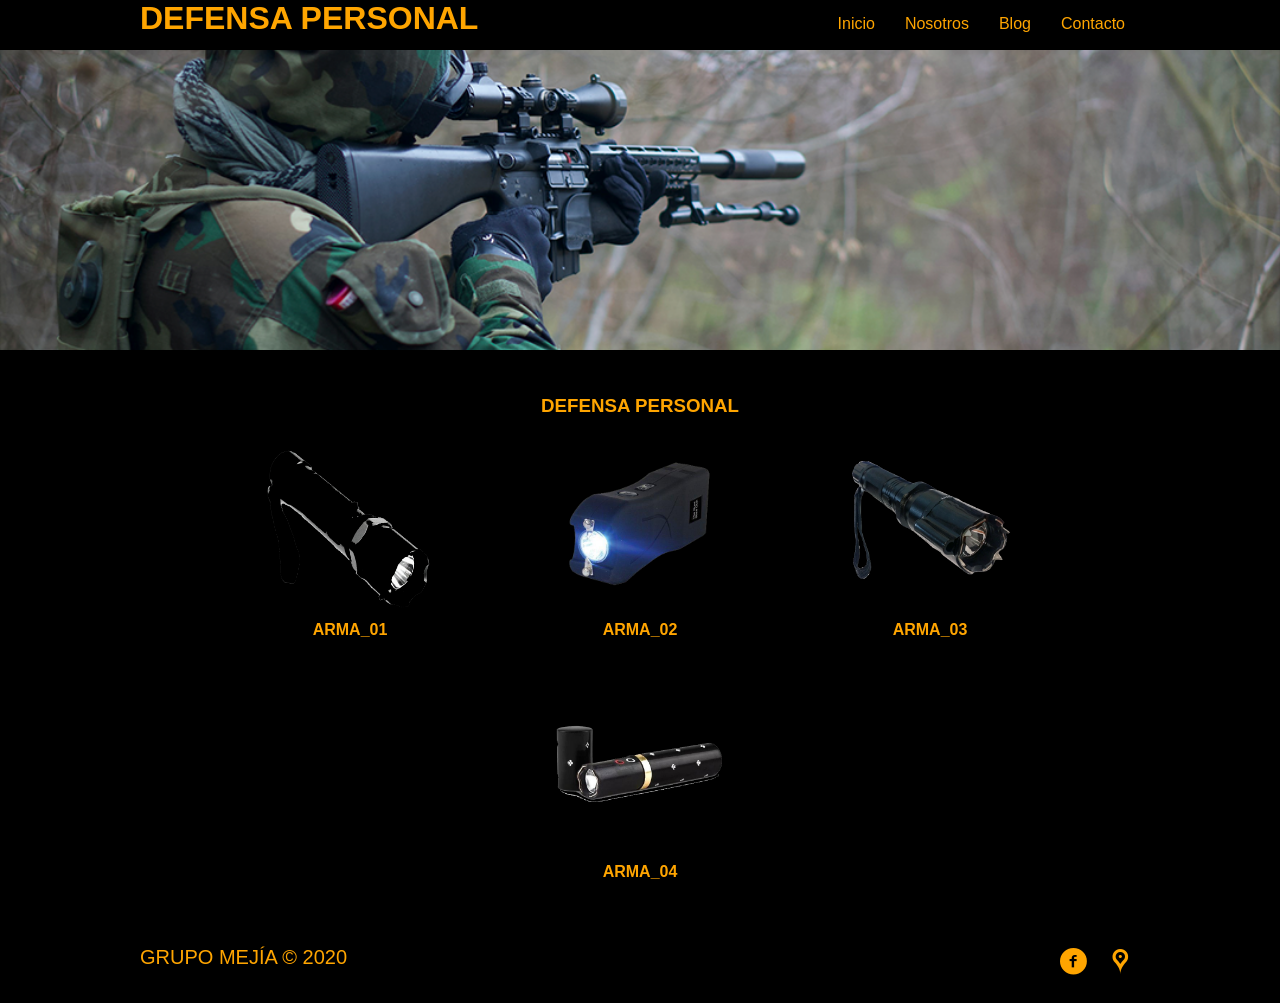
<file: defensapersonal.html>
<!DOCTYPE html>
<html lang="es">
<head>
	<title>ARMAS DE AIRE</title>
	<meta charset="UTF-8">
	<meta name="viewport" 
	content="width=device-width, user-scalable=no, initial-scale=1, 
	maximum-scale=1, minimun-scale=1">
	<link rel="stylesheet" href="css/fontello.css">
	<link rel="stylesheet" href="css/estilos.css">
	<link rel="stylesheet" href="css/menu.css">
	<link rel="stylesheet" href="css/banner.css">	
	<link rel="stylesheet" href="css/blog.css">	
	<link rel="stylesheet" href="css/info.css">
	
</head>

<body>
	<header>
		<div class="contenedor">
		   
			<h1 >DEFENSA PERSONAL</h1>
			
			<input type="checkbox" id="menu-bar" >
			<label class="icon-menu-outline" for="menu-bar"></label>
			<nav class="menu">
				<a href="index.html">Inicio</a>
				<a href="">Nosotros</a>
				<a href="">Blog</a>
				<a href="">Contacto</a>
			</nav>
		</div>
	</header>

	<main>
		<section id="banner">
		<img src="img/banner.png">
		
		</section >
		
		
		<section id="info">
		<h3>DEFENSA PERSONAL</h3>
		<div class="contenedor">
				<div class="info-pet">
					<img src="img/defensa%20personal%20nuevo%2001.png">
					<h4>ARMA_01</h4>
				</div>
				<div class="info-pet">
					<img src="img/defensa%20personal%20nuevo%2002.png">
					<h4>ARMA_02</h4>
				</div>
				<div class="info-pet">
					<img src="img/defensa%20personal%20nuevo%2003.png">
					<h4>ARMA_03</h4>
				</div>
				<div class="info-pet">
					<img src="img/defensa%20personal%20nuevo%2004.png">
					<h4>ARMA_04</h4>
				</div>
				
		</div>
		</section>
	</main>
	
	<footer>
		<div class="contenedor">
			<p class="copy">GRUPO MEJÍA &copy; 2020</p>
			<div class="sociales">
				<a class="icon-facebook-circled" href="#"></a>
				
				<a class="icon-location-inv" href="#"></a>
			</div>
		</div>
	</footer>
</body>
</html>
</file>
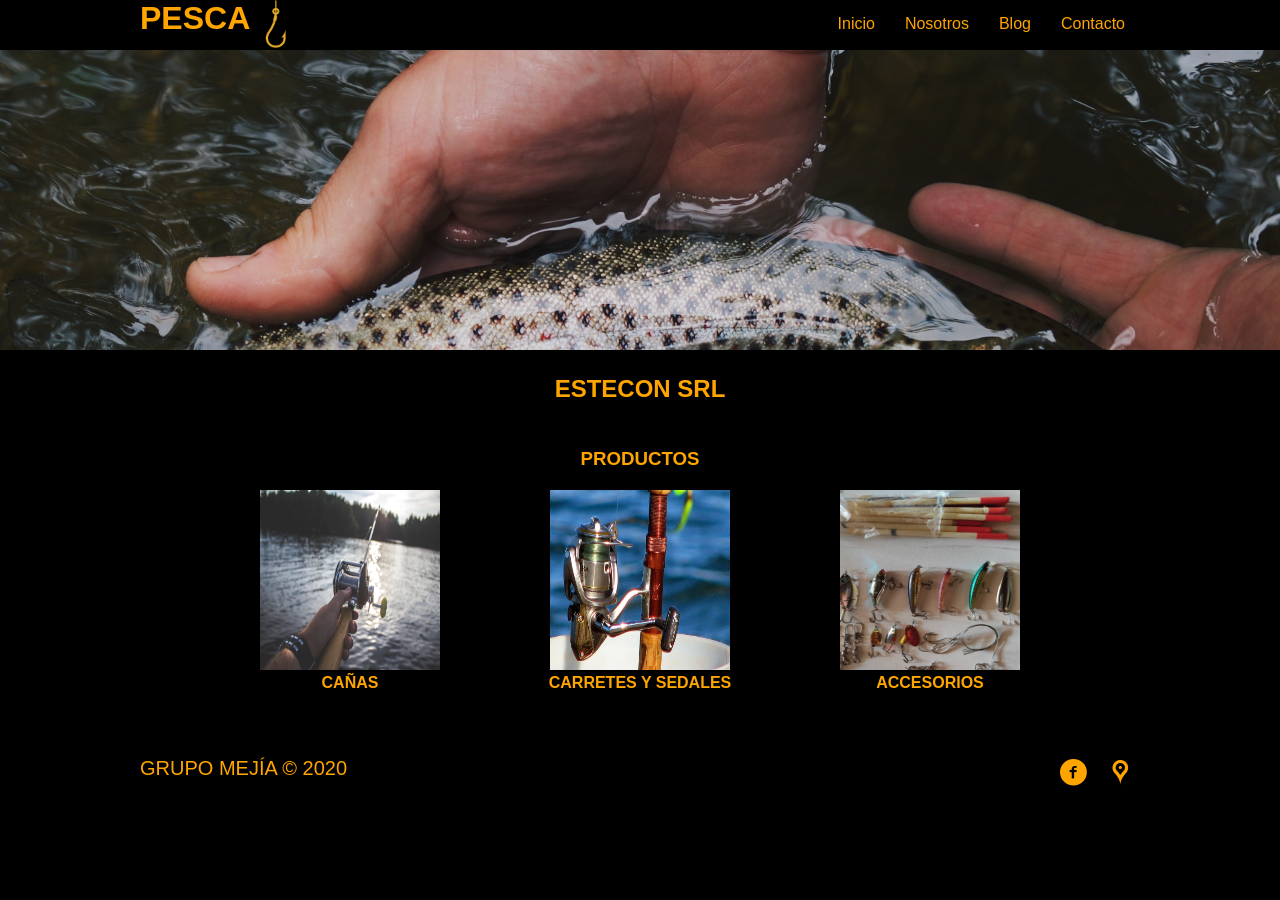
<file: pesca.html>
<!DOCTYPE html>
<html lang="es">
<head>
	<title>PESCA</title>
	<meta charset="UTF-8">
	<meta name="viewport" 
	content="width=device-width, user-scalable=no, initial-scale=1, 
	maximum-scale=1, minimun-scale=1">
	<link rel="stylesheet" href="css/fontello.css">
	<link rel="stylesheet" href="css/estilos.css">
	<link rel="stylesheet" href="css/menu.css">
	<link rel="stylesheet" href="css/banner.css">	
	<link rel="stylesheet" href="css/blog.css">	
	<link rel="stylesheet" href="css/info.css">
	
</head>

<body>
	<header>
		<div class="contenedor">
		
			<h1 >PESCA</h1>
			<img src="img/anzuelo02.png" alt="ESTECON" width= "50px">
			<input type="checkbox" id="menu-bar" >
			<label class="icon-menu-outline" for="menu-bar"></label>
			<nav class="menu">
				<a href="index.html">Inicio</a>
				<a href="">Nosotros</a>
				<a href="">Blog</a>
				<a href="">Contacto</a>
			</nav>
		</div>
	</header>

	<main>
		<section id="banner">
		<img src="img/pesca3.jpg">
		
		</section >
		<section id="bienvenidos">
			<h2>ESTECON SRL</h2>
		</section>
	
		
		<section id="info">
		<h3>PRODUCTOS</h3>
		<div class="contenedor">
				<div class="info-pet">
					<a href="ca%C3%B1as.html"><img src="img/pesca1.jpg"></a>
					<h4>CAÑAS</h4>
				</div>
				<div class="info-pet">
					<a href="sedales.html"><img src="img/carretes.png"></a>
					<h4>CARRETES Y SEDALES</h4>
				</div>
				<div class="info-pet">
					<a href="accesorios02.html"><img src="img/accesorios.png"></a>
					<h4>ACCESORIOS</h4>
				</div>
				
		</div>
		</section>
	</main>
	
	<footer>
		<div class="contenedor">
			<p class="copy">GRUPO MEJÍA &copy; 2020</p>
			<div class="sociales">
				<a class="icon-facebook-circled" href="#"></a>
				
				<a class="icon-location-inv" href="#"></a>
			</div>
		</div>
	</footer>
</body>
</html>
</file>
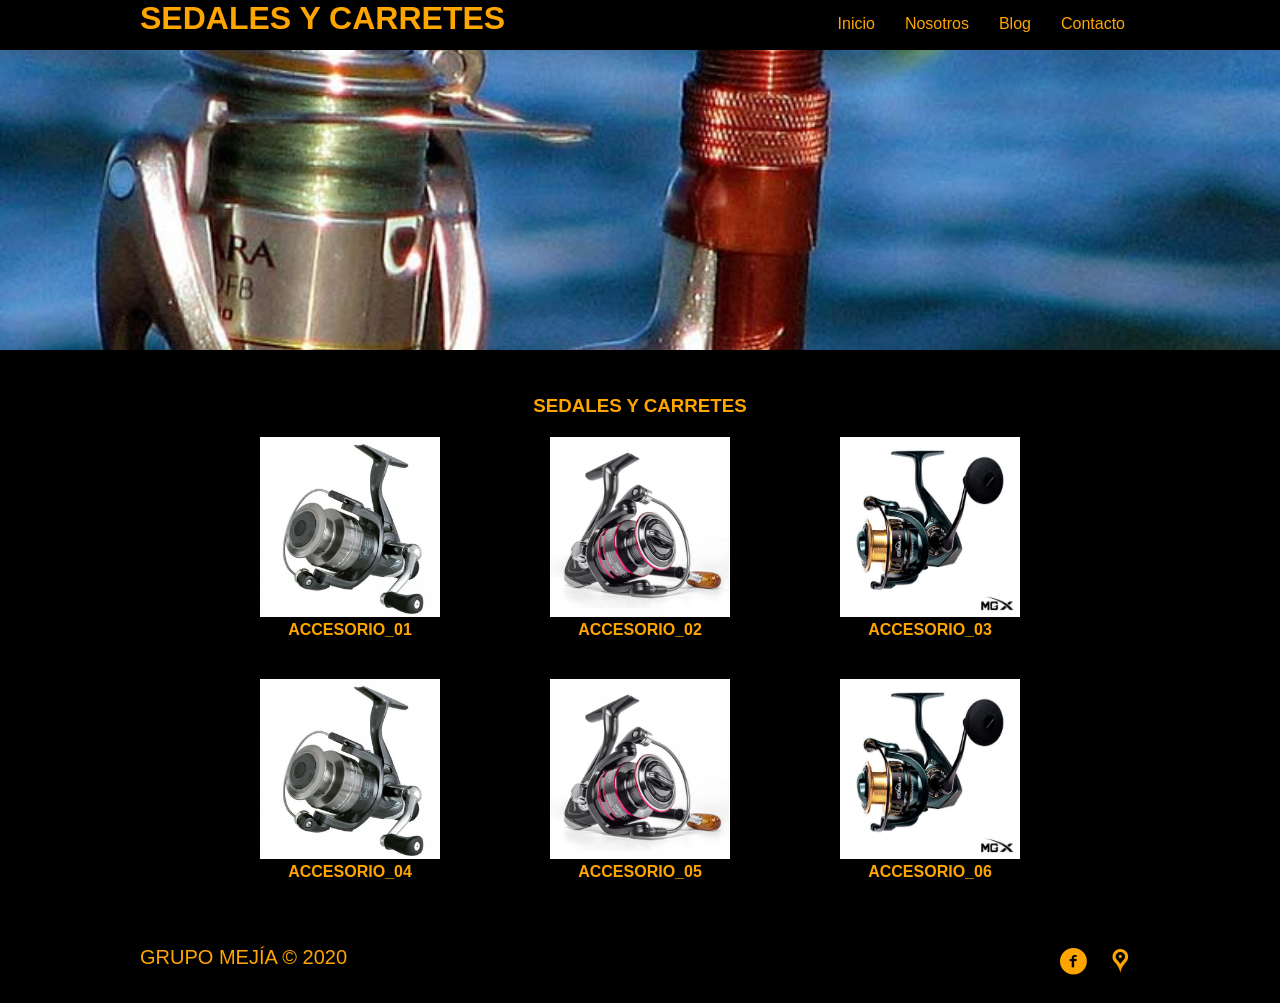
<file: sedales.html>
<!DOCTYPE html>
<html lang="es">
<head>
	<title>SEDALES Y CARRETES</title>
	<meta charset="UTF-8">
	<meta name="viewport" 
	content="width=device-width, user-scalable=no, initial-scale=1, 
	maximum-scale=1, minimun-scale=1">
	<link rel="stylesheet" href="css/fontello.css">
	<link rel="stylesheet" href="css/estilos.css">
	<link rel="stylesheet" href="css/menu.css">
	<link rel="stylesheet" href="css/banner.css">	
	<link rel="stylesheet" href="css/blog.css">	
	<link rel="stylesheet" href="css/info.css">
	
</head>

<body>
	<header>
		<div class="contenedor">
		   
			<h1 >SEDALES Y CARRETES</h1>
			
			<input type="checkbox" id="menu-bar" >
			<label class="icon-menu-outline" for="menu-bar"></label>
			<nav class="menu">
				<a href="index.html">Inicio</a>
				<a href="">Nosotros</a>
				<a href="">Blog</a>
				<a href="">Contacto</a>
			</nav>
		</div>
	</header>

	<main>
		<section id="banner">
		<img src="img/carretes.png">
		
		</section >
		
		
		<section id="info">
		<h3>SEDALES Y CARRETES</h3>
		<div class="contenedor">
				<div class="info-pet">
					<img src="img/sedal01.png">
					<h4>ACCESORIO_01</h4>
				</div>
				<div class="info-pet">
					<img src="img/sedal02.png">
					<h4>ACCESORIO_02</h4>
				</div>
				<div class="info-pet">
					<img src="img/sedal03.png">
					<h4>ACCESORIO_03</h4>
				</div>
				<div class="info-pet">
					<img src="img/sedal01.png">
					<h4>ACCESORIO_04</h4>
				</div>
				<div class="info-pet">
					<img src="img/sedal02.png">
					<h4>ACCESORIO_05</h4>
				</div>
				<div class="info-pet">
					<img src="img/sedal03.png">
					<h4>ACCESORIO_06</h4>
				</div>
		</div>
		</section>
	</main>
	
	<footer>
		<div class="contenedor">
			<p class="copy">GRUPO MEJÍA &copy; 2020</p>
			<div class="sociales">
				<a class="icon-facebook-circled" href="#"></a>
				
				<a class="icon-location-inv" href="#"></a>
			</div>
		</div>
	</footer>
</body>
</html>
</file>
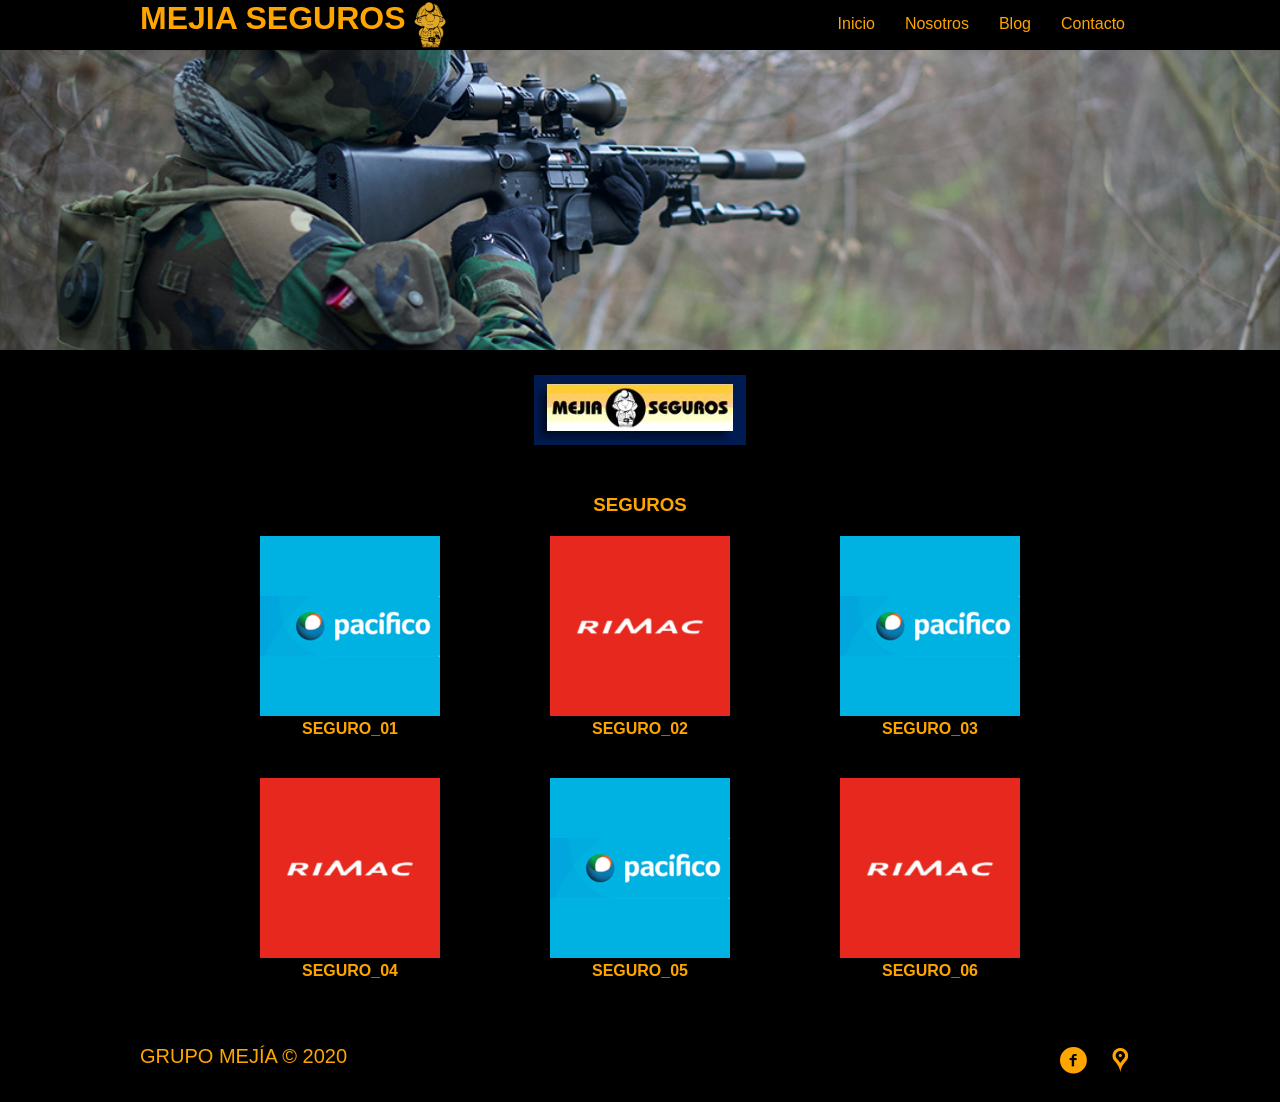
<file: seguros.html>
<!DOCTYPE html>
<html lang="es">
<head>
	<title>SEGUROS Y REASEGUROS</title>
	<meta charset="UTF-8">
	<meta name="viewport" 
	content="width=device-width, user-scalable=no, initial-scale=1, 
	maximum-scale=1, minimun-scale=1">
	<link rel="stylesheet" href="css/fontello.css">
	<link rel="stylesheet" href="css/estilos.css">
	<link rel="stylesheet" href="css/menu.css">
	<link rel="stylesheet" href="css/banner.css">	
	<link rel="stylesheet" href="css/blog.css">	
	<link rel="stylesheet" href="css/info.css">
	
</head>

<body>
	<header>
		<div class="contenedor">
		    <img src="img/seguro_03.png" width="50px" alt="seguros">
			<h1 >MEJIA SEGUROS</h1>
			
			<input type="checkbox" id="menu-bar" >
			<label class="icon-menu-outline" for="menu-bar"></label>
			<nav class="menu">
				<a href="index.html">Inicio</a>
				<a href="">Nosotros</a>
				<a href="">Blog</a>
				<a href="">Contacto</a>
			</nav>
		</div>
	</header>

	<main>
		<section id="banner">
		<img src="img/banner.png">
		
		</section >
		<section id="bienvenidos">
			<img src="img/segulogo.png">
		</section>
	
		
		<section id="info">
		<h3>SEGUROS</h3>
		<div class="contenedor">
				<div class="info-pet">
					<img src="img/pacifico.png">
					<h4>SEGURO_01</h4>
				</div>
				<div class="info-pet">
					<img src="img/rimac.png">
					<h4>SEGURO_02</h4>
				</div>
				<div class="info-pet">
					<img src="img/pacifico.png">
					<h4>SEGURO_03</h4>
				</div>
				<div class="info-pet">
					<img src="img/rimac.png">
					<h4>SEGURO_04</h4>
				</div>
				<div class="info-pet">
					<img src="img/pacifico.png">
					<h4>SEGURO_05</h4>
				</div>
				<div class="info-pet">
					<img src="img/rimac.png">
					<h4>SEGURO_06</h4>
				</div>
		</div>
		</section>
	</main>
	
	<footer>
		<div class="contenedor">
			<p class="copy">GRUPO MEJÍA &copy; 2020</p>
			<div class="sociales">
				<a class="icon-facebook-circled" href="#"></a>
				
				<a class="icon-location-inv" href="#"></a>
			</div>
		</div>
	</footer>
</body>
</html>
</file>
<file: assets/vendors/themify-icons/css/themify-icons.css>
@font-face {
	font-family: 'themify';
	src:url("../fonts/themify.eot?-fvbane");
	src:url("../fonts/themify.eot?#iefix-fvbane") format("embedded-opentype"),
		url("../fonts/themify.woff?-fvbane") format("woff"),
		url("../fonts/themify.ttf?-fvbane") format("truetype"),
		url("../fonts/themify.svg?-fvbane#themify") format("svg");
	font-weight: normal;
	font-style: normal;
}

[class^="ti-"], [class*=" ti-"] {
	font-family: 'themify';
	speak: none;
	font-style: normal;
	font-weight: normal;
	font-variant: normal;
	text-transform: none;
	line-height: 1;

	/* Better Font Rendering =========== */
	-webkit-font-smoothing: antialiased;
	-moz-osx-font-smoothing: grayscale;
}

.ti-wand:before {
	content: "\e600";
}
.ti-volume:before {
	content: "\e601";
}
.ti-user:before {
	content: "\e602";
}
.ti-unlock:before {
	content: "\e603";
}
.ti-unlink:before {
	content: "\e604";
}
.ti-trash:before {
	content: "\e605";
}
.ti-thought:before {
	content: "\e606";
}
.ti-target:before {
	content: "\e607";
}
.ti-tag:before {
	content: "\e608";
}
.ti-tablet:before {
	content: "\e609";
}
.ti-star:before {
	content: "\e60a";
}
.ti-spray:before {
	content: "\e60b";
}
.ti-signal:before {
	content: "\e60c";
}
.ti-shopping-cart:before {
	content: "\e60d";
}
.ti-shopping-cart-full:before {
	content: "\e60e";
}
.ti-settings:before {
	content: "\e60f";
}
.ti-search:before {
	content: "\e610";
}
.ti-zoom-in:before {
	content: "\e611";
}
.ti-zoom-out:before {
	content: "\e612";
}
.ti-cut:before {
	content: "\e613";
}
.ti-ruler:before {
	content: "\e614";
}
.ti-ruler-pencil:before {
	content: "\e615";
}
.ti-ruler-alt:before {
	content: "\e616";
}
.ti-bookmark:before {
	content: "\e617";
}
.ti-bookmark-alt:before {
	content: "\e618";
}
.ti-reload:before {
	content: "\e619";
}
.ti-plus:before {
	content: "\e61a";
}
.ti-pin:before {
	content: "\e61b";
}
.ti-pencil:before {
	content: "\e61c";
}
.ti-pencil-alt:before {
	content: "\e61d";
}
.ti-paint-roller:before {
	content: "\e61e";
}
.ti-paint-bucket:before {
	content: "\e61f";
}
.ti-na:before {
	content: "\e620";
}
.ti-mobile:before {
	content: "\e621";
}
.ti-minus:before {
	content: "\e622";
}
.ti-medall:before {
	content: "\e623";
}
.ti-medall-alt:before {
	content: "\e624";
}
.ti-marker:before {
	content: "\e625";
}
.ti-marker-alt:before {
	content: "\e626";
}
.ti-arrow-up:before {
	content: "\e627";
}
.ti-arrow-right:before {
	content: "\e628";
}
.ti-arrow-left:before {
	content: "\e629";
}
.ti-arrow-down:before {
	content: "\e62a";
}
.ti-lock:before {
	content: "\e62b";
}
.ti-location-arrow:before {
	content: "\e62c";
}
.ti-link:before {
	content: "\e62d";
}
.ti-layout:before {
	content: "\e62e";
}
.ti-layers:before {
	content: "\e62f";
}
.ti-layers-alt:before {
	content: "\e630";
}
.ti-key:before {
	content: "\e631";
}
.ti-import:before {
	content: "\e632";
}
.ti-image:before {
	content: "\e633";
}
.ti-heart:before {
	content: "\e634";
}
.ti-heart-broken:before {
	content: "\e635";
}
.ti-hand-stop:before {
	content: "\e636";
}
.ti-hand-open:before {
	content: "\e637";
}
.ti-hand-drag:before {
	content: "\e638";
}
.ti-folder:before {
	content: "\e639";
}
.ti-flag:before {
	content: "\e63a";
}
.ti-flag-alt:before {
	content: "\e63b";
}
.ti-flag-alt-2:before {
	content: "\e63c";
}
.ti-eye:before {
	content: "\e63d";
}
.ti-export:before {
	content: "\e63e";
}
.ti-exchange-vertical:before {
	content: "\e63f";
}
.ti-desktop:before {
	content: "\e640";
}
.ti-cup:before {
	content: "\e641";
}
.ti-crown:before {
	content: "\e642";
}
.ti-comments:before {
	content: "\e643";
}
.ti-comment:before {
	content: "\e644";
}
.ti-comment-alt:before {
	content: "\e645";
}
.ti-close:before {
	content: "\e646";
}
.ti-clip:before {
	content: "\e647";
}
.ti-angle-up:before {
	content: "\e648";
}
.ti-angle-right:before {
	content: "\e649";
}
.ti-angle-left:before {
	content: "\e64a";
}
.ti-angle-down:before {
	content: "\e64b";
}
.ti-check:before {
	content: "\e64c";
}
.ti-check-box:before {
	content: "\e64d";
}
.ti-camera:before {
	content: "\e64e";
}
.ti-announcement:before {
	content: "\e64f";
}
.ti-brush:before {
	content: "\e650";
}
.ti-briefcase:before {
	content: "\e651";
}
.ti-bolt:before {
	content: "\e652";
}
.ti-bolt-alt:before {
	content: "\e653";
}
.ti-blackboard:before {
	content: "\e654";
}
.ti-bag:before {
	content: "\e655";
}
.ti-move:before {
	content: "\e656";
}
.ti-arrows-vertical:before {
	content: "\e657";
}
.ti-arrows-horizontal:before {
	content: "\e658";
}
.ti-fullscreen:before {
	content: "\e659";
}
.ti-arrow-top-right:before {
	content: "\e65a";
}
.ti-arrow-top-left:before {
	content: "\e65b";
}
.ti-arrow-circle-up:before {
	content: "\e65c";
}
.ti-arrow-circle-right:before {
	content: "\e65d";
}
.ti-arrow-circle-left:before {
	content: "\e65e";
}
.ti-arrow-circle-down:before {
	content: "\e65f";
}
.ti-angle-double-up:before {
	content: "\e660";
}
.ti-angle-double-right:before {
	content: "\e661";
}
.ti-angle-double-left:before {
	content: "\e662";
}
.ti-angle-double-down:before {
	content: "\e663";
}
.ti-zip:before {
	content: "\e664";
}
.ti-world:before {
	content: "\e665";
}
.ti-wheelchair:before {
	content: "\e666";
}
.ti-view-list:before {
	content: "\e667";
}
.ti-view-list-alt:before {
	content: "\e668";
}
.ti-view-grid:before {
	content: "\e669";
}
.ti-uppercase:before {
	content: "\e66a";
}
.ti-upload:before {
	content: "\e66b";
}
.ti-underline:before {
	content: "\e66c";
}
.ti-truck:before {
	content: "\e66d";
}
.ti-timer:before {
	content: "\e66e";
}
.ti-ticket:before {
	content: "\e66f";
}
.ti-thumb-up:before {
	content: "\e670";
}
.ti-thumb-down:before {
	content: "\e671";
}
.ti-text:before {
	content: "\e672";
}
.ti-stats-up:before {
	content: "\e673";
}
.ti-stats-down:before {
	content: "\e674";
}
.ti-split-v:before {
	content: "\e675";
}
.ti-split-h:before {
	content: "\e676";
}
.ti-smallcap:before {
	content: "\e677";
}
.ti-shine:before {
	content: "\e678";
}
.ti-shift-right:before {
	content: "\e679";
}
.ti-shift-left:before {
	content: "\e67a";
}
.ti-shield:before {
	content: "\e67b";
}
.ti-notepad:before {
	content: "\e67c";
}
.ti-server:before {
	content: "\e67d";
}
.ti-quote-right:before {
	content: "\e67e";
}
.ti-quote-left:before {
	content: "\e67f";
}
.ti-pulse:before {
	content: "\e680";
}
.ti-printer:before {
	content: "\e681";
}
.ti-power-off:before {
	content: "\e682";
}
.ti-plug:before {
	content: "\e683";
}
.ti-pie-chart:before {
	content: "\e684";
}
.ti-paragraph:before {
	content: "\e685";
}
.ti-panel:before {
	content: "\e686";
}
.ti-package:before {
	content: "\e687";
}
.ti-music:before {
	content: "\e688";
}
.ti-music-alt:before {
	content: "\e689";
}
.ti-mouse:before {
	content: "\e68a";
}
.ti-mouse-alt:before {
	content: "\e68b";
}
.ti-money:before {
	content: "\e68c";
}
.ti-microphone:before {
	content: "\e68d";
}
.ti-menu:before {
	content: "\e68e";
}
.ti-menu-alt:before {
	content: "\e68f";
}
.ti-map:before {
	content: "\e690";
}
.ti-map-alt:before {
	content: "\e691";
}
.ti-loop:before {
	content: "\e692";
}
.ti-location-pin:before {
	content: "\e693";
}
.ti-list:before {
	content: "\e694";
}
.ti-light-bulb:before {
	content: "\e695";
}
.ti-Italic:before {
	content: "\e696";
}
.ti-info:before {
	content: "\e697";
}
.ti-infinite:before {
	content: "\e698";
}
.ti-id-badge:before {
	content: "\e699";
}
.ti-hummer:before {
	content: "\e69a";
}
.ti-home:before {
	content: "\e69b";
}
.ti-help:before {
	content: "\e69c";
}
.ti-headphone:before {
	content: "\e69d";
}
.ti-harddrives:before {
	content: "\e69e";
}
.ti-harddrive:before {
	content: "\e69f";
}
.ti-gift:before {
	content: "\e6a0";
}
.ti-game:before {
	content: "\e6a1";
}
.ti-filter:before {
	content: "\e6a2";
}
.ti-files:before {
	content: "\e6a3";
}
.ti-file:before {
	content: "\e6a4";
}
.ti-eraser:before {
	content: "\e6a5";
}
.ti-envelope:before {
	content: "\e6a6";
}
.ti-download:before {
	content: "\e6a7";
}
.ti-direction:before {
	content: "\e6a8";
}
.ti-direction-alt:before {
	content: "\e6a9";
}
.ti-dashboard:before {
	content: "\e6aa";
}
.ti-control-stop:before {
	content: "\e6ab";
}
.ti-control-shuffle:before {
	content: "\e6ac";
}
.ti-control-play:before {
	content: "\e6ad";
}
.ti-control-pause:before {
	content: "\e6ae";
}
.ti-control-forward:before {
	content: "\e6af";
}
.ti-control-backward:before {
	content: "\e6b0";
}
.ti-cloud:before {
	content: "\e6b1";
}
.ti-cloud-up:before {
	content: "\e6b2";
}
.ti-cloud-down:before {
	content: "\e6b3";
}
.ti-clipboard:before {
	content: "\e6b4";
}
.ti-car:before {
	content: "\e6b5";
}
.ti-calendar:before {
	content: "\e6b6";
}
.ti-book:before {
	content: "\e6b7";
}
.ti-bell:before {
	content: "\e6b8";
}
.ti-basketball:before {
	content: "\e6b9";
}
.ti-bar-chart:before {
	content: "\e6ba";
}
.ti-bar-chart-alt:before {
	content: "\e6bb";
}
.ti-back-right:before {
	content: "\e6bc";
}
.ti-back-left:before {
	content: "\e6bd";
}
.ti-arrows-corner:before {
	content: "\e6be";
}
.ti-archive:before {
	content: "\e6bf";
}
.ti-anchor:before {
	content: "\e6c0";
}
.ti-align-right:before {
	content: "\e6c1";
}
.ti-align-left:before {
	content: "\e6c2";
}
.ti-align-justify:before {
	content: "\e6c3";
}
.ti-align-center:before {
	content: "\e6c4";
}
.ti-alert:before {
	content: "\e6c5";
}
.ti-alarm-clock:before {
	content: "\e6c6";
}
.ti-agenda:before {
	content: "\e6c7";
}
.ti-write:before {
	content: "\e6c8";
}
.ti-window:before {
	content: "\e6c9";
}
.ti-widgetized:before {
	content: "\e6ca";
}
.ti-widget:before {
	content: "\e6cb";
}
.ti-widget-alt:before {
	content: "\e6cc";
}
.ti-wallet:before {
	content: "\e6cd";
}
.ti-video-clapper:before {
	content: "\e6ce";
}
.ti-video-camera:before {
	content: "\e6cf";
}
.ti-vector:before {
	content: "\e6d0";
}
.ti-themify-logo:before {
	content: "\e6d1";
}
.ti-themify-favicon:before {
	content: "\e6d2";
}
.ti-themify-favicon-alt:before {
	content: "\e6d3";
}
.ti-support:before {
	content: "\e6d4";
}
.ti-stamp:before {
	content: "\e6d5";
}
.ti-split-v-alt:before {
	content: "\e6d6";
}
.ti-slice:before {
	content: "\e6d7";
}
.ti-shortcode:before {
	content: "\e6d8";
}
.ti-shift-right-alt:before {
	content: "\e6d9";
}
.ti-shift-left-alt:before {
	content: "\e6da";
}
.ti-ruler-alt-2:before {
	content: "\e6db";
}
.ti-receipt:before {
	content: "\e6dc";
}
.ti-pin2:before {
	content: "\e6dd";
}
.ti-pin-alt:before {
	content: "\e6de";
}
.ti-pencil-alt2:before {
	content: "\e6df";
}
.ti-palette:before {
	content: "\e6e0";
}
.ti-more:before {
	content: "\e6e1";
}
.ti-more-alt:before {
	content: "\e6e2";
}
.ti-microphone-alt:before {
	content: "\e6e3";
}
.ti-magnet:before {
	content: "\e6e4";
}
.ti-line-double:before {
	content: "\e6e5";
}
.ti-line-dotted:before {
	content: "\e6e6";
}
.ti-line-dashed:before {
	content: "\e6e7";
}
.ti-layout-width-full:before {
	content: "\e6e8";
}
.ti-layout-width-default:before {
	content: "\e6e9";
}
.ti-layout-width-default-alt:before {
	content: "\e6ea";
}
.ti-layout-tab:before {
	content: "\e6eb";
}
.ti-layout-tab-window:before {
	content: "\e6ec";
}
.ti-layout-tab-v:before {
	content: "\e6ed";
}
.ti-layout-tab-min:before {
	content: "\e6ee";
}
.ti-layout-slider:before {
	content: "\e6ef";
}
.ti-layout-slider-alt:before {
	content: "\e6f0";
}
.ti-layout-sidebar-right:before {
	content: "\e6f1";
}
.ti-layout-sidebar-none:before {
	content: "\e6f2";
}
.ti-layout-sidebar-left:before {
	content: "\e6f3";
}
.ti-layout-placeholder:before {
	content: "\e6f4";
}
.ti-layout-menu:before {
	content: "\e6f5";
}
.ti-layout-menu-v:before {
	content: "\e6f6";
}
.ti-layout-menu-separated:before {
	content: "\e6f7";
}
.ti-layout-menu-full:before {
	content: "\e6f8";
}
.ti-layout-media-right-alt:before {
	content: "\e6f9";
}
.ti-layout-media-right:before {
	content: "\e6fa";
}
.ti-layout-media-overlay:before {
	content: "\e6fb";
}
.ti-layout-media-overlay-alt:before {
	content: "\e6fc";
}
.ti-layout-media-overlay-alt-2:before {
	content: "\e6fd";
}
.ti-layout-media-left-alt:before {
	content: "\e6fe";
}
.ti-layout-media-left:before {
	content: "\e6ff";
}
.ti-layout-media-center-alt:before {
	content: "\e700";
}
.ti-layout-media-center:before {
	content: "\e701";
}
.ti-layout-list-thumb:before {
	content: "\e702";
}
.ti-layout-list-thumb-alt:before {
	content: "\e703";
}
.ti-layout-list-post:before {
	content: "\e704";
}
.ti-layout-list-large-image:before {
	content: "\e705";
}
.ti-layout-line-solid:before {
	content: "\e706";
}
.ti-layout-grid4:before {
	content: "\e707";
}
.ti-layout-grid3:before {
	content: "\e708";
}
.ti-layout-grid2:before {
	content: "\e709";
}
.ti-layout-grid2-thumb:before {
	content: "\e70a";
}
.ti-layout-cta-right:before {
	content: "\e70b";
}
.ti-layout-cta-left:before {
	content: "\e70c";
}
.ti-layout-cta-center:before {
	content: "\e70d";
}
.ti-layout-cta-btn-right:before {
	content: "\e70e";
}
.ti-layout-cta-btn-left:before {
	content: "\e70f";
}
.ti-layout-column4:before {
	content: "\e710";
}
.ti-layout-column3:before {
	content: "\e711";
}
.ti-layout-column2:before {
	content: "\e712";
}
.ti-layout-accordion-separated:before {
	content: "\e713";
}
.ti-layout-accordion-merged:before {
	content: "\e714";
}
.ti-layout-accordion-list:before {
	content: "\e715";
}
.ti-ink-pen:before {
	content: "\e716";
}
.ti-info-alt:before {
	content: "\e717";
}
.ti-help-alt:before {
	content: "\e718";
}
.ti-headphone-alt:before {
	content: "\e719";
}
.ti-hand-point-up:before {
	content: "\e71a";
}
.ti-hand-point-right:before {
	content: "\e71b";
}
.ti-hand-point-left:before {
	content: "\e71c";
}
.ti-hand-point-down:before {
	content: "\e71d";
}
.ti-gallery:before {
	content: "\e71e";
}
.ti-face-smile:before {
	content: "\e71f";
}
.ti-face-sad:before {
	content: "\e720";
}
.ti-credit-card:before {
	content: "\e721";
}
.ti-control-skip-forward:before {
	content: "\e722";
}
.ti-control-skip-backward:before {
	content: "\e723";
}
.ti-control-record:before {
	content: "\e724";
}
.ti-control-eject:before {
	content: "\e725";
}
.ti-comments-smiley:before {
	content: "\e726";
}
.ti-brush-alt:before {
	content: "\e727";
}
.ti-youtube:before {
	content: "\e728";
}
.ti-vimeo:before {
	content: "\e729";
}
.ti-twitter:before {
	content: "\e72a";
}
.ti-time:before {
	content: "\e72b";
}
.ti-tumblr:before {
	content: "\e72c";
}
.ti-skype:before {
	content: "\e72d";
}
.ti-share:before {
	content: "\e72e";
}
.ti-share-alt:before {
	content: "\e72f";
}
.ti-rocket:before {
	content: "\e730";
}
.ti-pinterest:before {
	content: "\e731";
}
.ti-new-window:before {
	content: "\e732";
}
.ti-microsoft:before {
	content: "\e733";
}
.ti-list-ol:before {
	content: "\e734";
}
.ti-linkedin:before {
	content: "\e735";
}
.ti-layout-sidebar-2:before {
	content: "\e736";
}
.ti-layout-grid4-alt:before {
	content: "\e737";
}
.ti-layout-grid3-alt:before {
	content: "\e738";
}
.ti-layout-grid2-alt:before {
	content: "\e739";
}
.ti-layout-column4-alt:before {
	content: "\e73a";
}
.ti-layout-column3-alt:before {
	content: "\e73b";
}
.ti-layout-column2-alt:before {
	content: "\e73c";
}
.ti-instagram:before {
	content: "\e73d";
}
.ti-google:before {
	content: "\e73e";
}
.ti-github:before {
	content: "\e73f";
}
.ti-flickr:before {
	content: "\e740";
}
.ti-facebook:before {
	content: "\e741";
}
.ti-dropbox:before {
	content: "\e742";
}
.ti-dribbble:before {
	content: "\e743";
}
.ti-apple:before {
	content: "\e744";
}
.ti-android:before {
	content: "\e745";
}
.ti-save:before {
	content: "\e746";
}
.ti-save-alt:before {
	content: "\e747";
}
.ti-yahoo:before {
	content: "\e748";
}
.ti-wordpress:before {
	content: "\e749";
}
.ti-vimeo-alt:before {
	content: "\e74a";
}
.ti-twitter-alt:before {
	content: "\e74b";
}
.ti-tumblr-alt:before {
	content: "\e74c";
}
.ti-trello:before {
	content: "\e74d";
}
.ti-stack-overflow:before {
	content: "\e74e";
}
.ti-soundcloud:before {
	content: "\e74f";
}
.ti-sharethis:before {
	content: "\e750";
}
.ti-sharethis-alt:before {
	content: "\e751";
}
.ti-reddit:before {
	content: "\e752";
}
.ti-pinterest-alt:before {
	content: "\e753";
}
.ti-microsoft-alt:before {
	content: "\e754";
}
.ti-linux:before {
	content: "\e755";
}
.ti-jsfiddle:before {
	content: "\e756";
}
.ti-joomla:before {
	content: "\e757";
}
.ti-html5:before {
	content: "\e758";
}
.ti-flickr-alt:before {
	content: "\e759";
}
.ti-email:before {
	content: "\e75a";
}
.ti-drupal:before {
	content: "\e75b";
}
.ti-dropbox-alt:before {
	content: "\e75c";
}
.ti-css3:before {
	content: "\e75d";
}
.ti-rss:before {
	content: "\e75e";
}
.ti-rss-alt:before {
	content: "\e75f";
}
</file>
<file: assets/css/meyawo.css>
@charset "UTF-8";
/*!
=========================================================
* Meyawo Landing page
=========================================================

* Copyright: 2019 DevCRUD (https://devcrud.com)
* Licensed: (https://devcrud.com/licenses)
* Coded by www.devcrud.com

=========================================================

* The above copyright notice and this permission notice shall be included in all copies or substantial portions of the Software.
*/
@import url("https://fonts.googleapis.com/css?family=Baloo+Paaji|Open+Sans:300,300i,400,400i,600,600i,700,700i");
:root {
  --blue: #1e549f;
  --indigo: #695aa6;
  --purple: #6f42c1;
  --pink: #e83e8c;
  --red: #ec185d;
  --orange: #ff6d02;
  --yellow: #ffc107;
  --green: #1bb74f;
  --teal: #20c997;
  --cyan: #17a2b8;
  --white: #fff;
  --gray: #6c757d;
  --gray-dark: #393e46;
  --primary: #695aa6;
  --secondary: #393e46;
  --success: #1bb74f;
  --info: #17a2b8;
  --warning: #ff6d02;
  --danger: #ec185d;
  --light: #f8f9fa;
  --dark: #212529;
  --breakpoint-xs: 0;
  --breakpoint-sm: 576px;
  --breakpoint-md: 768px;
  --breakpoint-lg: 992px;
  --breakpoint-xl: 1200px;
  --font-family-sans-serif: "Open Sans", sans-serif;
  --font-family-monospace: SFMono-Regular, Menlo, Monaco, Consolas, "Liberation Mono", "Courier New", monospace;
}

*,
*::before,
*::after {
  box-sizing: border-box;
}

html {
  font-family: sans-serif;
  line-height: 1.15;
  -webkit-text-size-adjust: 100%;
  -webkit-tap-highlight-color: rgba(0, 0, 0, 0);
}

article, aside, figcaption, figure, footer, header, hgroup, main, nav, section {
  display: block;
}

body {
  margin: 0;
  font-family: "Open Sans", sans-serif;
  font-size: 1rem;
  font-weight: 400;
  line-height: 1.5;
  color: #212529;
  text-align: left;
  background-color: #fff;
}

[tabindex="-1"]:focus {
  outline: 0 !important;
}

hr {
  box-sizing: content-box;
  height: 0;
  overflow: visible;
}

h1, h2, h3, h4, h5, h6 {
  margin-top: 0;
  margin-bottom: 0.5rem;
}

p {
  margin-top: 0;
  margin-bottom: 1rem;
}

abbr[title],
abbr[data-original-title] {
  text-decoration: underline;
  -webkit-text-decoration: underline dotted;
          text-decoration: underline dotted;
  cursor: help;
  border-bottom: 0;
  -webkit-text-decoration-skip-ink: none;
          text-decoration-skip-ink: none;
}

address {
  margin-bottom: 1rem;
  font-style: normal;
  line-height: inherit;
}

ol,
ul,
dl {
  margin-top: 0;
  margin-bottom: 1rem;
}

ol ol,
ul ul,
ol ul,
ul ol {
  margin-bottom: 0;
}

dt {
  font-weight: 700;
}

dd {
  margin-bottom: .5rem;
  margin-left: 0;
}

blockquote {
  margin: 0 0 1rem;
}

b,
strong {
  font-weight: bolder;
}

small {
  font-size: 80%;
}

sub,
sup {
  position: relative;
  font-size: 75%;
  line-height: 0;
  vertical-align: baseline;
}

sub {
  bottom: -.25em;
}

sup {
  top: -.5em;
}

a {
  color: #695aa6;
  text-decoration: none;
  background-color: transparent;
}

a:hover {
  color: #493f75;
  text-decoration: none;
}

a:not([href]):not([tabindex]) {
  color: inherit;
  text-decoration: none;
}

a:not([href]):not([tabindex]):hover, a:not([href]):not([tabindex]):focus {
  color: inherit;
  text-decoration: none;
}

a:not([href]):not([tabindex]):focus {
  outline: 0;
}

pre,
code,
kbd,
samp {
  font-family: SFMono-Regular, Menlo, Monaco, Consolas, "Liberation Mono", "Courier New", monospace;
  font-size: 1em;
}

pre {
  margin-top: 0;
  margin-bottom: 1rem;
  overflow: auto;
}

figure {
  margin: 0 0 1rem;
}

img {
  vertical-align: middle;
  border-style: none;
}

svg {
  overflow: hidden;
  vertical-align: middle;
}

table {
  border-collapse: collapse;
}

caption {
  padding-top: 0.75rem;
  padding-bottom: 0.75rem;
  color: #6c757d;
  text-align: left;
  caption-side: bottom;
}

th {
  text-align: inherit;
}

label {
  display: inline-block;
  margin-bottom: 0.5rem;
}

button {
  border-radius: 0;
}

button:focus {
  outline: 1px dotted;
  outline: 5px auto -webkit-focus-ring-color;
}

input,
button,
select,
optgroup,
textarea {
  margin: 0;
  font-family: inherit;
  font-size: inherit;
  line-height: inherit;
}

button,
input {
  overflow: visible;
}

button,
select {
  text-transform: none;
}

select {
  word-wrap: normal;
}

button,
[type="button"],
[type="reset"],
[type="submit"] {
  -webkit-appearance: button;
}

button:not(:disabled),
[type="button"]:not(:disabled),
[type="reset"]:not(:disabled),
[type="submit"]:not(:disabled) {
  cursor: pointer;
}

button::-moz-focus-inner,
[type="button"]::-moz-focus-inner,
[type="reset"]::-moz-focus-inner,
[type="submit"]::-moz-focus-inner {
  padding: 0;
  border-style: none;
}

input[type="radio"],
input[type="checkbox"] {
  box-sizing: border-box;
  padding: 0;
}

input[type="date"],
input[type="time"],
input[type="datetime-local"],
input[type="month"] {
  -webkit-appearance: listbox;
}

textarea {
  overflow: auto;
  resize: vertical;
}

fieldset {
  min-width: 0;
  padding: 0;
  margin: 0;
  border: 0;
}

legend {
  display: block;
  width: 100%;
  max-width: 100%;
  padding: 0;
  margin-bottom: .5rem;
  font-size: 1.5rem;
  line-height: inherit;
  color: inherit;
  white-space: normal;
}

progress {
  vertical-align: baseline;
}

[type="number"]::-webkit-inner-spin-button,
[type="number"]::-webkit-outer-spin-button {
  height: auto;
}

[type="search"] {
  outline-offset: -2px;
  -webkit-appearance: none;
}

[type="search"]::-webkit-search-decoration {
  -webkit-appearance: none;
}

::-webkit-file-upload-button {
  font: inherit;
  -webkit-appearance: button;
}

output {
  display: inline-block;
}

summary {
  display: list-item;
  cursor: pointer;
}

template {
  display: none;
}

[hidden] {
  display: none !important;
}

h1, h2, h3, h4, h5, h6,
.h1, .h2, .h3, .h4, .h5, .h6 {
  margin-bottom: 0.5rem;
  font-weight: 500;
  line-height: 1.2;
}

h1, .h1 {
  font-size: 2.5rem;
}

h2, .h2 {
  font-size: 2rem;
}

h3, .h3 {
  font-size: 1.75rem;
}

h4, .h4 {
  font-size: 1.5rem;
}

h5, .h5 {
  font-size: 1.25rem;
}

h6, .h6 {
  font-size: 1rem;
}

.lead {
  font-size: 1.25rem;
  font-weight: 300;
}

.display-1 {
  font-size: 6rem;
  font-weight: 300;
  line-height: 1.2;
}

.display-2 {
  font-size: 5.5rem;
  font-weight: 300;
  line-height: 1.2;
}

.display-3 {
  font-size: 4.5rem;
  font-weight: 300;
  line-height: 1.2;
}

.display-4 {
  font-size: 3.5rem;
  font-weight: 300;
  line-height: 1.2;
}

hr {
  margin-top: 1rem;
  margin-bottom: 1rem;
  border: 0;
  border-top: 1px solid rgba(0, 0, 0, 0.1);
}

small,
.small {
  font-size: 80%;
  font-weight: 400;
}

mark,
.mark {
  padding: 0.2em;
  background-color: #fcf8e3;
}

.list-unstyled {
  padding-left: 0;
  list-style: none;
}

.list-inline {
  padding-left: 0;
  list-style: none;
}

.list-inline-item {
  display: inline-block;
}

.list-inline-item:not(:last-child) {
  margin-right: 0.5rem;
}

.initialism {
  font-size: 90%;
  text-transform: uppercase;
}

.blockquote {
  margin-bottom: 1rem;
  font-size: 1.25rem;
}

.blockquote-footer {
  display: block;
  font-size: 80%;
  color: #6c757d;
}

.blockquote-footer::before {
  content: "\2014\00A0";
}

.img-fluid {
  max-width: 100%;
  height: auto;
}

.img-thumbnail {
  padding: 0.25rem;
  background-color: #fff;
  border: 1px solid #dee2e6;
  border-radius: 0.25rem;
  max-width: 100%;
  height: auto;
}

.figure {
  display: inline-block;
}

.figure-img {
  margin-bottom: 0.5rem;
  line-height: 1;
}

.figure-caption {
  font-size: 90%;
  color: #6c757d;
}

code {
  font-size: 87.5%;
  color: #e83e8c;
  word-break: break-word;
}

a > code {
  color: inherit;
}

kbd {
  padding: 0.2rem 0.4rem;
  font-size: 87.5%;
  color: #fff;
  background-color: #212529;
  border-radius: 0.2rem;
}

kbd kbd {
  padding: 0;
  font-size: 100%;
  font-weight: 700;
}

pre {
  display: block;
  font-size: 87.5%;
  color: #212529;
}

pre code {
  font-size: inherit;
  color: inherit;
  word-break: normal;
}

.pre-scrollable {
  max-height: 340px;
  overflow-y: scroll;
}

.container {
  width: 100%;
  padding-right: 15px;
  padding-left: 15px;
  margin-right: auto;
  margin-left: auto;
}

@media (min-width: 576px) {
  .container {
    max-width: 540px;
  }
}

@media (min-width: 768px) {
  .container {
    max-width: 720px;
  }
}

@media (min-width: 992px) {
  .container {
    max-width: 960px;
  }
}

@media (min-width: 1200px) {
  .container {
    max-width: 1140px;
  }
}

.container-fluid {
  width: 100%;
  padding-right: 15px;
  padding-left: 15px;
  margin-right: auto;
  margin-left: auto;
}

.row {
  display: -webkit-box;
  display: -webkit-flex;
  display: -ms-flexbox;
  display: flex;
  -webkit-flex-wrap: wrap;
      -ms-flex-wrap: wrap;
          flex-wrap: wrap;
  margin-right: -15px;
  margin-left: -15px;
}

.no-gutters {
  margin-right: 0;
  margin-left: 0;
}

.no-gutters > .col,
.no-gutters > [class*="col-"] {
  padding-right: 0;
  padding-left: 0;
}

.col-1, .col-2, .col-3, .col-4, .col-5, .col-6, .col-7, .col-8, .col-9, .col-10, .col-11, .col-12, .col,
.col-auto, .col-sm-1, .col-sm-2, .col-sm-3, .col-sm-4, .col-sm-5, .col-sm-6, .col-sm-7, .col-sm-8, .col-sm-9, .col-sm-10, .col-sm-11, .col-sm-12, .col-sm,
.col-sm-auto, .col-md-1, .col-md-2, .col-md-3, .col-md-4, .col-md-5, .col-md-6, .col-md-7, .col-md-8, .col-md-9, .col-md-10, .col-md-11, .col-md-12, .col-md,
.col-md-auto, .col-lg-1, .col-lg-2, .col-lg-3, .col-lg-4, .col-lg-5, .col-lg-6, .col-lg-7, .col-lg-8, .col-lg-9, .col-lg-10, .col-lg-11, .col-lg-12, .col-lg,
.col-lg-auto, .col-xl-1, .col-xl-2, .col-xl-3, .col-xl-4, .col-xl-5, .col-xl-6, .col-xl-7, .col-xl-8, .col-xl-9, .col-xl-10, .col-xl-11, .col-xl-12, .col-xl,
.col-xl-auto {
  position: relative;
  width: 100%;
  padding-right: 15px;
  padding-left: 15px;
}

.col {
  -webkit-flex-basis: 0;
      -ms-flex-preferred-size: 0;
          flex-basis: 0;
  -webkit-box-flex: 1;
  -webkit-flex-grow: 1;
      -ms-flex-positive: 1;
          flex-grow: 1;
  max-width: 100%;
}

.col-auto {
  -webkit-box-flex: 0;
  -webkit-flex: 0 0 auto;
      -ms-flex: 0 0 auto;
          flex: 0 0 auto;
  width: auto;
  max-width: 100%;
}

.col-1 {
  -webkit-box-flex: 0;
  -webkit-flex: 0 0 8.33333%;
      -ms-flex: 0 0 8.33333%;
          flex: 0 0 8.33333%;
  max-width: 8.33333%;
}

.col-2 {
  -webkit-box-flex: 0;
  -webkit-flex: 0 0 16.66667%;
      -ms-flex: 0 0 16.66667%;
          flex: 0 0 16.66667%;
  max-width: 16.66667%;
}

.col-3 {
  -webkit-box-flex: 0;
  -webkit-flex: 0 0 25%;
      -ms-flex: 0 0 25%;
          flex: 0 0 25%;
  max-width: 25%;
}

.col-4 {
  -webkit-box-flex: 0;
  -webkit-flex: 0 0 33.33333%;
      -ms-flex: 0 0 33.33333%;
          flex: 0 0 33.33333%;
  max-width: 33.33333%;
}

.col-5 {
  -webkit-box-flex: 0;
  -webkit-flex: 0 0 41.66667%;
      -ms-flex: 0 0 41.66667%;
          flex: 0 0 41.66667%;
  max-width: 41.66667%;
}

.col-6 {
  -webkit-box-flex: 0;
  -webkit-flex: 0 0 50%;
      -ms-flex: 0 0 50%;
          flex: 0 0 50%;
  max-width: 50%;
}

.col-7 {
  -webkit-box-flex: 0;
  -webkit-flex: 0 0 58.33333%;
      -ms-flex: 0 0 58.33333%;
          flex: 0 0 58.33333%;
  max-width: 58.33333%;
}

.col-8 {
  -webkit-box-flex: 0;
  -webkit-flex: 0 0 66.66667%;
      -ms-flex: 0 0 66.66667%;
          flex: 0 0 66.66667%;
  max-width: 66.66667%;
}

.col-9 {
  -webkit-box-flex: 0;
  -webkit-flex: 0 0 75%;
      -ms-flex: 0 0 75%;
          flex: 0 0 75%;
  max-width: 75%;
}

.col-10 {
  -webkit-box-flex: 0;
  -webkit-flex: 0 0 83.33333%;
      -ms-flex: 0 0 83.33333%;
          flex: 0 0 83.33333%;
  max-width: 83.33333%;
}

.col-11 {
  -webkit-box-flex: 0;
  -webkit-flex: 0 0 91.66667%;
      -ms-flex: 0 0 91.66667%;
          flex: 0 0 91.66667%;
  max-width: 91.66667%;
}

.col-12 {
  -webkit-box-flex: 0;
  -webkit-flex: 0 0 100%;
      -ms-flex: 0 0 100%;
          flex: 0 0 100%;
  max-width: 100%;
}

.order-first {
  -webkit-box-ordinal-group: 0;
  -webkit-order: -1;
      -ms-flex-order: -1;
          order: -1;
}

.order-last {
  -webkit-box-ordinal-group: 14;
  -webkit-order: 13;
      -ms-flex-order: 13;
          order: 13;
}

.order-0 {
  -webkit-box-ordinal-group: 1;
  -webkit-order: 0;
      -ms-flex-order: 0;
          order: 0;
}

.order-1 {
  -webkit-box-ordinal-group: 2;
  -webkit-order: 1;
      -ms-flex-order: 1;
          order: 1;
}

.order-2 {
  -webkit-box-ordinal-group: 3;
  -webkit-order: 2;
      -ms-flex-order: 2;
          order: 2;
}

.order-3 {
  -webkit-box-ordinal-group: 4;
  -webkit-order: 3;
      -ms-flex-order: 3;
          order: 3;
}

.order-4 {
  -webkit-box-ordinal-group: 5;
  -webkit-order: 4;
      -ms-flex-order: 4;
          order: 4;
}

.order-5 {
  -webkit-box-ordinal-group: 6;
  -webkit-order: 5;
      -ms-flex-order: 5;
          order: 5;
}

.order-6 {
  -webkit-box-ordinal-group: 7;
  -webkit-order: 6;
      -ms-flex-order: 6;
          order: 6;
}

.order-7 {
  -webkit-box-ordinal-group: 8;
  -webkit-order: 7;
      -ms-flex-order: 7;
          order: 7;
}

.order-8 {
  -webkit-box-ordinal-group: 9;
  -webkit-order: 8;
      -ms-flex-order: 8;
          order: 8;
}

.order-9 {
  -webkit-box-ordinal-group: 10;
  -webkit-order: 9;
      -ms-flex-order: 9;
          order: 9;
}

.order-10 {
  -webkit-box-ordinal-group: 11;
  -webkit-order: 10;
      -ms-flex-order: 10;
          order: 10;
}

.order-11 {
  -webkit-box-ordinal-group: 12;
  -webkit-order: 11;
      -ms-flex-order: 11;
          order: 11;
}

.order-12 {
  -webkit-box-ordinal-group: 13;
  -webkit-order: 12;
      -ms-flex-order: 12;
          order: 12;
}

.offset-1 {
  margin-left: 8.33333%;
}

.offset-2 {
  margin-left: 16.66667%;
}

.offset-3 {
  margin-left: 25%;
}

.offset-4 {
  margin-left: 33.33333%;
}

.offset-5 {
  margin-left: 41.66667%;
}

.offset-6 {
  margin-left: 50%;
}

.offset-7 {
  margin-left: 58.33333%;
}

.offset-8 {
  margin-left: 66.66667%;
}

.offset-9 {
  margin-left: 75%;
}

.offset-10 {
  margin-left: 83.33333%;
}

.offset-11 {
  margin-left: 91.66667%;
}

@media (min-width: 576px) {
  .col-sm {
    -webkit-flex-basis: 0;
        -ms-flex-preferred-size: 0;
            flex-basis: 0;
    -webkit-box-flex: 1;
    -webkit-flex-grow: 1;
        -ms-flex-positive: 1;
            flex-grow: 1;
    max-width: 100%;
  }
  .col-sm-auto {
    -webkit-box-flex: 0;
    -webkit-flex: 0 0 auto;
        -ms-flex: 0 0 auto;
            flex: 0 0 auto;
    width: auto;
    max-width: 100%;
  }
  .col-sm-1 {
    -webkit-box-flex: 0;
    -webkit-flex: 0 0 8.33333%;
        -ms-flex: 0 0 8.33333%;
            flex: 0 0 8.33333%;
    max-width: 8.33333%;
  }
  .col-sm-2 {
    -webkit-box-flex: 0;
    -webkit-flex: 0 0 16.66667%;
        -ms-flex: 0 0 16.66667%;
            flex: 0 0 16.66667%;
    max-width: 16.66667%;
  }
  .col-sm-3 {
    -webkit-box-flex: 0;
    -webkit-flex: 0 0 25%;
        -ms-flex: 0 0 25%;
            flex: 0 0 25%;
    max-width: 25%;
  }
  .col-sm-4 {
    -webkit-box-flex: 0;
    -webkit-flex: 0 0 33.33333%;
        -ms-flex: 0 0 33.33333%;
            flex: 0 0 33.33333%;
    max-width: 33.33333%;
  }
  .col-sm-5 {
    -webkit-box-flex: 0;
    -webkit-flex: 0 0 41.66667%;
        -ms-flex: 0 0 41.66667%;
            flex: 0 0 41.66667%;
    max-width: 41.66667%;
  }
  .col-sm-6 {
    -webkit-box-flex: 0;
    -webkit-flex: 0 0 50%;
        -ms-flex: 0 0 50%;
            flex: 0 0 50%;
    max-width: 50%;
  }
  .col-sm-7 {
    -webkit-box-flex: 0;
    -webkit-flex: 0 0 58.33333%;
        -ms-flex: 0 0 58.33333%;
            flex: 0 0 58.33333%;
    max-width: 58.33333%;
  }
  .col-sm-8 {
    -webkit-box-flex: 0;
    -webkit-flex: 0 0 66.66667%;
        -ms-flex: 0 0 66.66667%;
            flex: 0 0 66.66667%;
    max-width: 66.66667%;
  }
  .col-sm-9 {
    -webkit-box-flex: 0;
    -webkit-flex: 0 0 75%;
        -ms-flex: 0 0 75%;
            flex: 0 0 75%;
    max-width: 75%;
  }
  .col-sm-10 {
    -webkit-box-flex: 0;
    -webkit-flex: 0 0 83.33333%;
        -ms-flex: 0 0 83.33333%;
            flex: 0 0 83.33333%;
    max-width: 83.33333%;
  }
  .col-sm-11 {
    -webkit-box-flex: 0;
    -webkit-flex: 0 0 91.66667%;
        -ms-flex: 0 0 91.66667%;
            flex: 0 0 91.66667%;
    max-width: 91.66667%;
  }
  .col-sm-12 {
    -webkit-box-flex: 0;
    -webkit-flex: 0 0 100%;
        -ms-flex: 0 0 100%;
            flex: 0 0 100%;
    max-width: 100%;
  }
  .order-sm-first {
    -webkit-box-ordinal-group: 0;
    -webkit-order: -1;
        -ms-flex-order: -1;
            order: -1;
  }
  .order-sm-last {
    -webkit-box-ordinal-group: 14;
    -webkit-order: 13;
        -ms-flex-order: 13;
            order: 13;
  }
  .order-sm-0 {
    -webkit-box-ordinal-group: 1;
    -webkit-order: 0;
        -ms-flex-order: 0;
            order: 0;
  }
  .order-sm-1 {
    -webkit-box-ordinal-group: 2;
    -webkit-order: 1;
        -ms-flex-order: 1;
            order: 1;
  }
  .order-sm-2 {
    -webkit-box-ordinal-group: 3;
    -webkit-order: 2;
        -ms-flex-order: 2;
            order: 2;
  }
  .order-sm-3 {
    -webkit-box-ordinal-group: 4;
    -webkit-order: 3;
        -ms-flex-order: 3;
            order: 3;
  }
  .order-sm-4 {
    -webkit-box-ordinal-group: 5;
    -webkit-order: 4;
        -ms-flex-order: 4;
            order: 4;
  }
  .order-sm-5 {
    -webkit-box-ordinal-group: 6;
    -webkit-order: 5;
        -ms-flex-order: 5;
            order: 5;
  }
  .order-sm-6 {
    -webkit-box-ordinal-group: 7;
    -webkit-order: 6;
        -ms-flex-order: 6;
            order: 6;
  }
  .order-sm-7 {
    -webkit-box-ordinal-group: 8;
    -webkit-order: 7;
        -ms-flex-order: 7;
            order: 7;
  }
  .order-sm-8 {
    -webkit-box-ordinal-group: 9;
    -webkit-order: 8;
        -ms-flex-order: 8;
            order: 8;
  }
  .order-sm-9 {
    -webkit-box-ordinal-group: 10;
    -webkit-order: 9;
        -ms-flex-order: 9;
            order: 9;
  }
  .order-sm-10 {
    -webkit-box-ordinal-group: 11;
    -webkit-order: 10;
        -ms-flex-order: 10;
            order: 10;
  }
  .order-sm-11 {
    -webkit-box-ordinal-group: 12;
    -webkit-order: 11;
        -ms-flex-order: 11;
            order: 11;
  }
  .order-sm-12 {
    -webkit-box-ordinal-group: 13;
    -webkit-order: 12;
        -ms-flex-order: 12;
            order: 12;
  }
  .offset-sm-0 {
    margin-left: 0;
  }
  .offset-sm-1 {
    margin-left: 8.33333%;
  }
  .offset-sm-2 {
    margin-left: 16.66667%;
  }
  .offset-sm-3 {
    margin-left: 25%;
  }
  .offset-sm-4 {
    margin-left: 33.33333%;
  }
  .offset-sm-5 {
    margin-left: 41.66667%;
  }
  .offset-sm-6 {
    margin-left: 50%;
  }
  .offset-sm-7 {
    margin-left: 58.33333%;
  }
  .offset-sm-8 {
    margin-left: 66.66667%;
  }
  .offset-sm-9 {
    margin-left: 75%;
  }
  .offset-sm-10 {
    margin-left: 83.33333%;
  }
  .offset-sm-11 {
    margin-left: 91.66667%;
  }
}

@media (min-width: 768px) {
  .col-md {
    -webkit-flex-basis: 0;
        -ms-flex-preferred-size: 0;
            flex-basis: 0;
    -webkit-box-flex: 1;
    -webkit-flex-grow: 1;
        -ms-flex-positive: 1;
            flex-grow: 1;
    max-width: 100%;
  }
  .col-md-auto {
    -webkit-box-flex: 0;
    -webkit-flex: 0 0 auto;
        -ms-flex: 0 0 auto;
            flex: 0 0 auto;
    width: auto;
    max-width: 100%;
  }
  .col-md-1 {
    -webkit-box-flex: 0;
    -webkit-flex: 0 0 8.33333%;
        -ms-flex: 0 0 8.33333%;
            flex: 0 0 8.33333%;
    max-width: 8.33333%;
  }
  .col-md-2 {
    -webkit-box-flex: 0;
    -webkit-flex: 0 0 16.66667%;
        -ms-flex: 0 0 16.66667%;
            flex: 0 0 16.66667%;
    max-width: 16.66667%;
  }
  .col-md-3 {
    -webkit-box-flex: 0;
    -webkit-flex: 0 0 25%;
        -ms-flex: 0 0 25%;
            flex: 0 0 25%;
    max-width: 25%;
  }
  .col-md-4 {
    -webkit-box-flex: 0;
    -webkit-flex: 0 0 33.33333%;
        -ms-flex: 0 0 33.33333%;
            flex: 0 0 33.33333%;
    max-width: 33.33333%;
  }
  .col-md-5 {
    -webkit-box-flex: 0;
    -webkit-flex: 0 0 41.66667%;
        -ms-flex: 0 0 41.66667%;
            flex: 0 0 41.66667%;
    max-width: 41.66667%;
  }
  .col-md-6 {
    -webkit-box-flex: 0;
    -webkit-flex: 0 0 50%;
        -ms-flex: 0 0 50%;
            flex: 0 0 50%;
    max-width: 50%;
  }
  .col-md-7 {
    -webkit-box-flex: 0;
    -webkit-flex: 0 0 58.33333%;
        -ms-flex: 0 0 58.33333%;
            flex: 0 0 58.33333%;
    max-width: 58.33333%;
  }
  .col-md-8 {
    -webkit-box-flex: 0;
    -webkit-flex: 0 0 66.66667%;
        -ms-flex: 0 0 66.66667%;
            flex: 0 0 66.66667%;
    max-width: 66.66667%;
  }
  .col-md-9 {
    -webkit-box-flex: 0;
    -webkit-flex: 0 0 75%;
        -ms-flex: 0 0 75%;
            flex: 0 0 75%;
    max-width: 75%;
  }
  .col-md-10 {
    -webkit-box-flex: 0;
    -webkit-flex: 0 0 83.33333%;
        -ms-flex: 0 0 83.33333%;
            flex: 0 0 83.33333%;
    max-width: 83.33333%;
  }
  .col-md-11 {
    -webkit-box-flex: 0;
    -webkit-flex: 0 0 91.66667%;
        -ms-flex: 0 0 91.66667%;
            flex: 0 0 91.66667%;
    max-width: 91.66667%;
  }
  .col-md-12 {
    -webkit-box-flex: 0;
    -webkit-flex: 0 0 100%;
        -ms-flex: 0 0 100%;
            flex: 0 0 100%;
    max-width: 100%;
  }
  .order-md-first {
    -webkit-box-ordinal-group: 0;
    -webkit-order: -1;
        -ms-flex-order: -1;
            order: -1;
  }
  .order-md-last {
    -webkit-box-ordinal-group: 14;
    -webkit-order: 13;
        -ms-flex-order: 13;
            order: 13;
  }
  .order-md-0 {
    -webkit-box-ordinal-group: 1;
    -webkit-order: 0;
        -ms-flex-order: 0;
            order: 0;
  }
  .order-md-1 {
    -webkit-box-ordinal-group: 2;
    -webkit-order: 1;
        -ms-flex-order: 1;
            order: 1;
  }
  .order-md-2 {
    -webkit-box-ordinal-group: 3;
    -webkit-order: 2;
        -ms-flex-order: 2;
            order: 2;
  }
  .order-md-3 {
    -webkit-box-ordinal-group: 4;
    -webkit-order: 3;
        -ms-flex-order: 3;
            order: 3;
  }
  .order-md-4 {
    -webkit-box-ordinal-group: 5;
    -webkit-order: 4;
        -ms-flex-order: 4;
            order: 4;
  }
  .order-md-5 {
    -webkit-box-ordinal-group: 6;
    -webkit-order: 5;
        -ms-flex-order: 5;
            order: 5;
  }
  .order-md-6 {
    -webkit-box-ordinal-group: 7;
    -webkit-order: 6;
        -ms-flex-order: 6;
            order: 6;
  }
  .order-md-7 {
    -webkit-box-ordinal-group: 8;
    -webkit-order: 7;
        -ms-flex-order: 7;
            order: 7;
  }
  .order-md-8 {
    -webkit-box-ordinal-group: 9;
    -webkit-order: 8;
        -ms-flex-order: 8;
            order: 8;
  }
  .order-md-9 {
    -webkit-box-ordinal-group: 10;
    -webkit-order: 9;
        -ms-flex-order: 9;
            order: 9;
  }
  .order-md-10 {
    -webkit-box-ordinal-group: 11;
    -webkit-order: 10;
        -ms-flex-order: 10;
            order: 10;
  }
  .order-md-11 {
    -webkit-box-ordinal-group: 12;
    -webkit-order: 11;
        -ms-flex-order: 11;
            order: 11;
  }
  .order-md-12 {
    -webkit-box-ordinal-group: 13;
    -webkit-order: 12;
        -ms-flex-order: 12;
            order: 12;
  }
  .offset-md-0 {
    margin-left: 0;
  }
  .offset-md-1 {
    margin-left: 8.33333%;
  }
  .offset-md-2 {
    margin-left: 16.66667%;
  }
  .offset-md-3 {
    margin-left: 25%;
  }
  .offset-md-4 {
    margin-left: 33.33333%;
  }
  .offset-md-5 {
    margin-left: 41.66667%;
  }
  .offset-md-6 {
    margin-left: 50%;
  }
  .offset-md-7 {
    margin-left: 58.33333%;
  }
  .offset-md-8 {
    margin-left: 66.66667%;
  }
  .offset-md-9 {
    margin-left: 75%;
  }
  .offset-md-10 {
    margin-left: 83.33333%;
  }
  .offset-md-11 {
    margin-left: 91.66667%;
  }
}

@media (min-width: 992px) {
  .col-lg {
    -webkit-flex-basis: 0;
        -ms-flex-preferred-size: 0;
            flex-basis: 0;
    -webkit-box-flex: 1;
    -webkit-flex-grow: 1;
        -ms-flex-positive: 1;
            flex-grow: 1;
    max-width: 100%;
  }
  .col-lg-auto {
    -webkit-box-flex: 0;
    -webkit-flex: 0 0 auto;
        -ms-flex: 0 0 auto;
            flex: 0 0 auto;
    width: auto;
    max-width: 100%;
  }
  .col-lg-1 {
    -webkit-box-flex: 0;
    -webkit-flex: 0 0 8.33333%;
        -ms-flex: 0 0 8.33333%;
            flex: 0 0 8.33333%;
    max-width: 8.33333%;
  }
  .col-lg-2 {
    -webkit-box-flex: 0;
    -webkit-flex: 0 0 16.66667%;
        -ms-flex: 0 0 16.66667%;
            flex: 0 0 16.66667%;
    max-width: 16.66667%;
  }
  .col-lg-3 {
    -webkit-box-flex: 0;
    -webkit-flex: 0 0 25%;
        -ms-flex: 0 0 25%;
            flex: 0 0 25%;
    max-width: 25%;
  }
  .col-lg-4 {
    -webkit-box-flex: 0;
    -webkit-flex: 0 0 33.33333%;
        -ms-flex: 0 0 33.33333%;
            flex: 0 0 33.33333%;
    max-width: 33.33333%;
  }
  .col-lg-5 {
    -webkit-box-flex: 0;
    -webkit-flex: 0 0 41.66667%;
        -ms-flex: 0 0 41.66667%;
            flex: 0 0 41.66667%;
    max-width: 41.66667%;
  }
  .col-lg-6 {
    -webkit-box-flex: 0;
    -webkit-flex: 0 0 50%;
        -ms-flex: 0 0 50%;
            flex: 0 0 50%;
    max-width: 50%;
  }
  .col-lg-7 {
    -webkit-box-flex: 0;
    -webkit-flex: 0 0 58.33333%;
        -ms-flex: 0 0 58.33333%;
            flex: 0 0 58.33333%;
    max-width: 58.33333%;
  }
  .col-lg-8 {
    -webkit-box-flex: 0;
    -webkit-flex: 0 0 66.66667%;
        -ms-flex: 0 0 66.66667%;
            flex: 0 0 66.66667%;
    max-width: 66.66667%;
  }
  .col-lg-9 {
    -webkit-box-flex: 0;
    -webkit-flex: 0 0 75%;
        -ms-flex: 0 0 75%;
            flex: 0 0 75%;
    max-width: 75%;
  }
  .col-lg-10 {
    -webkit-box-flex: 0;
    -webkit-flex: 0 0 83.33333%;
        -ms-flex: 0 0 83.33333%;
            flex: 0 0 83.33333%;
    max-width: 83.33333%;
  }
  .col-lg-11 {
    -webkit-box-flex: 0;
    -webkit-flex: 0 0 91.66667%;
        -ms-flex: 0 0 91.66667%;
            flex: 0 0 91.66667%;
    max-width: 91.66667%;
  }
  .col-lg-12 {
    -webkit-box-flex: 0;
    -webkit-flex: 0 0 100%;
        -ms-flex: 0 0 100%;
            flex: 0 0 100%;
    max-width: 100%;
  }
  .order-lg-first {
    -webkit-box-ordinal-group: 0;
    -webkit-order: -1;
        -ms-flex-order: -1;
            order: -1;
  }
  .order-lg-last {
    -webkit-box-ordinal-group: 14;
    -webkit-order: 13;
        -ms-flex-order: 13;
            order: 13;
  }
  .order-lg-0 {
    -webkit-box-ordinal-group: 1;
    -webkit-order: 0;
        -ms-flex-order: 0;
            order: 0;
  }
  .order-lg-1 {
    -webkit-box-ordinal-group: 2;
    -webkit-order: 1;
        -ms-flex-order: 1;
            order: 1;
  }
  .order-lg-2 {
    -webkit-box-ordinal-group: 3;
    -webkit-order: 2;
        -ms-flex-order: 2;
            order: 2;
  }
  .order-lg-3 {
    -webkit-box-ordinal-group: 4;
    -webkit-order: 3;
        -ms-flex-order: 3;
            order: 3;
  }
  .order-lg-4 {
    -webkit-box-ordinal-group: 5;
    -webkit-order: 4;
        -ms-flex-order: 4;
            order: 4;
  }
  .order-lg-5 {
    -webkit-box-ordinal-group: 6;
    -webkit-order: 5;
        -ms-flex-order: 5;
            order: 5;
  }
  .order-lg-6 {
    -webkit-box-ordinal-group: 7;
    -webkit-order: 6;
        -ms-flex-order: 6;
            order: 6;
  }
  .order-lg-7 {
    -webkit-box-ordinal-group: 8;
    -webkit-order: 7;
        -ms-flex-order: 7;
            order: 7;
  }
  .order-lg-8 {
    -webkit-box-ordinal-group: 9;
    -webkit-order: 8;
        -ms-flex-order: 8;
            order: 8;
  }
  .order-lg-9 {
    -webkit-box-ordinal-group: 10;
    -webkit-order: 9;
        -ms-flex-order: 9;
            order: 9;
  }
  .order-lg-10 {
    -webkit-box-ordinal-group: 11;
    -webkit-order: 10;
        -ms-flex-order: 10;
            order: 10;
  }
  .order-lg-11 {
    -webkit-box-ordinal-group: 12;
    -webkit-order: 11;
        -ms-flex-order: 11;
            order: 11;
  }
  .order-lg-12 {
    -webkit-box-ordinal-group: 13;
    -webkit-order: 12;
        -ms-flex-order: 12;
            order: 12;
  }
  .offset-lg-0 {
    margin-left: 0;
  }
  .offset-lg-1 {
    margin-left: 8.33333%;
  }
  .offset-lg-2 {
    margin-left: 16.66667%;
  }
  .offset-lg-3 {
    margin-left: 25%;
  }
  .offset-lg-4 {
    margin-left: 33.33333%;
  }
  .offset-lg-5 {
    margin-left: 41.66667%;
  }
  .offset-lg-6 {
    margin-left: 50%;
  }
  .offset-lg-7 {
    margin-left: 58.33333%;
  }
  .offset-lg-8 {
    margin-left: 66.66667%;
  }
  .offset-lg-9 {
    margin-left: 75%;
  }
  .offset-lg-10 {
    margin-left: 83.33333%;
  }
  .offset-lg-11 {
    margin-left: 91.66667%;
  }
}

@media (min-width: 1200px) {
  .col-xl {
    -webkit-flex-basis: 0;
        -ms-flex-preferred-size: 0;
            flex-basis: 0;
    -webkit-box-flex: 1;
    -webkit-flex-grow: 1;
        -ms-flex-positive: 1;
            flex-grow: 1;
    max-width: 100%;
  }
  .col-xl-auto {
    -webkit-box-flex: 0;
    -webkit-flex: 0 0 auto;
        -ms-flex: 0 0 auto;
            flex: 0 0 auto;
    width: auto;
    max-width: 100%;
  }
  .col-xl-1 {
    -webkit-box-flex: 0;
    -webkit-flex: 0 0 8.33333%;
        -ms-flex: 0 0 8.33333%;
            flex: 0 0 8.33333%;
    max-width: 8.33333%;
  }
  .col-xl-2 {
    -webkit-box-flex: 0;
    -webkit-flex: 0 0 16.66667%;
        -ms-flex: 0 0 16.66667%;
            flex: 0 0 16.66667%;
    max-width: 16.66667%;
  }
  .col-xl-3 {
    -webkit-box-flex: 0;
    -webkit-flex: 0 0 25%;
        -ms-flex: 0 0 25%;
            flex: 0 0 25%;
    max-width: 25%;
  }
  .col-xl-4 {
    -webkit-box-flex: 0;
    -webkit-flex: 0 0 33.33333%;
        -ms-flex: 0 0 33.33333%;
            flex: 0 0 33.33333%;
    max-width: 33.33333%;
  }
  .col-xl-5 {
    -webkit-box-flex: 0;
    -webkit-flex: 0 0 41.66667%;
        -ms-flex: 0 0 41.66667%;
            flex: 0 0 41.66667%;
    max-width: 41.66667%;
  }
  .col-xl-6 {
    -webkit-box-flex: 0;
    -webkit-flex: 0 0 50%;
        -ms-flex: 0 0 50%;
            flex: 0 0 50%;
    max-width: 50%;
  }
  .col-xl-7 {
    -webkit-box-flex: 0;
    -webkit-flex: 0 0 58.33333%;
        -ms-flex: 0 0 58.33333%;
            flex: 0 0 58.33333%;
    max-width: 58.33333%;
  }
  .col-xl-8 {
    -webkit-box-flex: 0;
    -webkit-flex: 0 0 66.66667%;
        -ms-flex: 0 0 66.66667%;
            flex: 0 0 66.66667%;
    max-width: 66.66667%;
  }
  .col-xl-9 {
    -webkit-box-flex: 0;
    -webkit-flex: 0 0 75%;
        -ms-flex: 0 0 75%;
            flex: 0 0 75%;
    max-width: 75%;
  }
  .col-xl-10 {
    -webkit-box-flex: 0;
    -webkit-flex: 0 0 83.33333%;
        -ms-flex: 0 0 83.33333%;
            flex: 0 0 83.33333%;
    max-width: 83.33333%;
  }
  .col-xl-11 {
    -webkit-box-flex: 0;
    -webkit-flex: 0 0 91.66667%;
        -ms-flex: 0 0 91.66667%;
            flex: 0 0 91.66667%;
    max-width: 91.66667%;
  }
  .col-xl-12 {
    -webkit-box-flex: 0;
    -webkit-flex: 0 0 100%;
        -ms-flex: 0 0 100%;
            flex: 0 0 100%;
    max-width: 100%;
  }
  .order-xl-first {
    -webkit-box-ordinal-group: 0;
    -webkit-order: -1;
        -ms-flex-order: -1;
            order: -1;
  }
  .order-xl-last {
    -webkit-box-ordinal-group: 14;
    -webkit-order: 13;
        -ms-flex-order: 13;
            order: 13;
  }
  .order-xl-0 {
    -webkit-box-ordinal-group: 1;
    -webkit-order: 0;
        -ms-flex-order: 0;
            order: 0;
  }
  .order-xl-1 {
    -webkit-box-ordinal-group: 2;
    -webkit-order: 1;
        -ms-flex-order: 1;
            order: 1;
  }
  .order-xl-2 {
    -webkit-box-ordinal-group: 3;
    -webkit-order: 2;
        -ms-flex-order: 2;
            order: 2;
  }
  .order-xl-3 {
    -webkit-box-ordinal-group: 4;
    -webkit-order: 3;
        -ms-flex-order: 3;
            order: 3;
  }
  .order-xl-4 {
    -webkit-box-ordinal-group: 5;
    -webkit-order: 4;
        -ms-flex-order: 4;
            order: 4;
  }
  .order-xl-5 {
    -webkit-box-ordinal-group: 6;
    -webkit-order: 5;
        -ms-flex-order: 5;
            order: 5;
  }
  .order-xl-6 {
    -webkit-box-ordinal-group: 7;
    -webkit-order: 6;
        -ms-flex-order: 6;
            order: 6;
  }
  .order-xl-7 {
    -webkit-box-ordinal-group: 8;
    -webkit-order: 7;
        -ms-flex-order: 7;
            order: 7;
  }
  .order-xl-8 {
    -webkit-box-ordinal-group: 9;
    -webkit-order: 8;
        -ms-flex-order: 8;
            order: 8;
  }
  .order-xl-9 {
    -webkit-box-ordinal-group: 10;
    -webkit-order: 9;
        -ms-flex-order: 9;
            order: 9;
  }
  .order-xl-10 {
    -webkit-box-ordinal-group: 11;
    -webkit-order: 10;
        -ms-flex-order: 10;
            order: 10;
  }
  .order-xl-11 {
    -webkit-box-ordinal-group: 12;
    -webkit-order: 11;
        -ms-flex-order: 11;
            order: 11;
  }
  .order-xl-12 {
    -webkit-box-ordinal-group: 13;
    -webkit-order: 12;
        -ms-flex-order: 12;
            order: 12;
  }
  .offset-xl-0 {
    margin-left: 0;
  }
  .offset-xl-1 {
    margin-left: 8.33333%;
  }
  .offset-xl-2 {
    margin-left: 16.66667%;
  }
  .offset-xl-3 {
    margin-left: 25%;
  }
  .offset-xl-4 {
    margin-left: 33.33333%;
  }
  .offset-xl-5 {
    margin-left: 41.66667%;
  }
  .offset-xl-6 {
    margin-left: 50%;
  }
  .offset-xl-7 {
    margin-left: 58.33333%;
  }
  .offset-xl-8 {
    margin-left: 66.66667%;
  }
  .offset-xl-9 {
    margin-left: 75%;
  }
  .offset-xl-10 {
    margin-left: 83.33333%;
  }
  .offset-xl-11 {
    margin-left: 91.66667%;
  }
}

.table {
  width: 100%;
  margin-bottom: 1rem;
  color: #212529;
}

.table th,
.table td {
  padding: 0.75rem;
  vertical-align: top;
  border-top: 1px solid #dee2e6;
}

.table thead th {
  vertical-align: bottom;
  border-bottom: 2px solid #dee2e6;
}

.table tbody + tbody {
  border-top: 2px solid #dee2e6;
}

.table-sm th,
.table-sm td {
  padding: 0.3rem;
}

.table-bordered {
  border: 1px solid #dee2e6;
}

.table-bordered th,
.table-bordered td {
  border: 1px solid #dee2e6;
}

.table-bordered thead th,
.table-bordered thead td {
  border-bottom-width: 2px;
}

.table-borderless th,
.table-borderless td,
.table-borderless thead th,
.table-borderless tbody + tbody {
  border: 0;
}

.table-striped tbody tr:nth-of-type(odd) {
  background-color: rgba(0, 0, 0, 0.05);
}

.table-hover tbody tr:hover {
  color: #212529;
  background-color: rgba(0, 0, 0, 0.075);
}

.table-primary,
.table-primary > th,
.table-primary > td {
  background-color: #d5d1e6;
}

.table-primary th,
.table-primary td,
.table-primary thead th,
.table-primary tbody + tbody {
  border-color: #b1a9d1;
}

.table-hover .table-primary:hover {
  background-color: #c6c0dd;
}

.table-hover .table-primary:hover > td,
.table-hover .table-primary:hover > th {
  background-color: #c6c0dd;
}

.table-secondary,
.table-secondary > th,
.table-secondary > td {
  background-color: #c8c9cb;
}

.table-secondary th,
.table-secondary td,
.table-secondary thead th,
.table-secondary tbody + tbody {
  border-color: #989b9f;
}

.table-hover .table-secondary:hover {
  background-color: #bbbcbf;
}

.table-hover .table-secondary:hover > td,
.table-hover .table-secondary:hover > th {
  background-color: #bbbcbf;
}

.table-success,
.table-success > th,
.table-success > td {
  background-color: #bfebce;
}

.table-success th,
.table-success td,
.table-success thead th,
.table-success tbody + tbody {
  border-color: #88daa3;
}

.table-hover .table-success:hover {
  background-color: #ace5bf;
}

.table-hover .table-success:hover > td,
.table-hover .table-success:hover > th {
  background-color: #ace5bf;
}

.table-info,
.table-info > th,
.table-info > td {
  background-color: #bee5eb;
}

.table-info th,
.table-info td,
.table-info thead th,
.table-info tbody + tbody {
  border-color: #86cfda;
}

.table-hover .table-info:hover {
  background-color: #abdde5;
}

.table-hover .table-info:hover > td,
.table-hover .table-info:hover > th {
  background-color: #abdde5;
}

.table-warning,
.table-warning > th,
.table-warning > td {
  background-color: #ffd6b8;
}

.table-warning th,
.table-warning td,
.table-warning thead th,
.table-warning tbody + tbody {
  border-color: #ffb37b;
}

.table-hover .table-warning:hover {
  background-color: #ffc79f;
}

.table-hover .table-warning:hover > td,
.table-hover .table-warning:hover > th {
  background-color: #ffc79f;
}

.table-danger,
.table-danger > th,
.table-danger > td {
  background-color: #fabed2;
}

.table-danger th,
.table-danger td,
.table-danger thead th,
.table-danger tbody + tbody {
  border-color: #f587ab;
}

.table-hover .table-danger:hover {
  background-color: #f8a6c2;
}

.table-hover .table-danger:hover > td,
.table-hover .table-danger:hover > th {
  background-color: #f8a6c2;
}

.table-light,
.table-light > th,
.table-light > td {
  background-color: #fdfdfe;
}

.table-light th,
.table-light td,
.table-light thead th,
.table-light tbody + tbody {
  border-color: #fbfcfc;
}

.table-hover .table-light:hover {
  background-color: #ececf6;
}

.table-hover .table-light:hover > td,
.table-hover .table-light:hover > th {
  background-color: #ececf6;
}

.table-dark,
.table-dark > th,
.table-dark > td {
  background-color: #c1c2c3;
}

.table-dark th,
.table-dark td,
.table-dark thead th,
.table-dark tbody + tbody {
  border-color: #8c8e90;
}

.table-hover .table-dark:hover {
  background-color: #b4b5b6;
}

.table-hover .table-dark:hover > td,
.table-hover .table-dark:hover > th {
  background-color: #b4b5b6;
}

.table-active,
.table-active > th,
.table-active > td {
  background-color: rgba(0, 0, 0, 0.075);
}

.table-hover .table-active:hover {
  background-color: rgba(0, 0, 0, 0.075);
}

.table-hover .table-active:hover > td,
.table-hover .table-active:hover > th {
  background-color: rgba(0, 0, 0, 0.075);
}

.table .thead-dark th {
  color: #fff;
  background-color: #393e46;
  border-color: #4a515b;
}

.table .thead-light th {
  color: #495057;
  background-color: #e9ecef;
  border-color: #dee2e6;
}

.table-dark {
  color: #fff;
  background-color: #393e46;
}

.table-dark th,
.table-dark td,
.table-dark thead th {
  border-color: #4a515b;
}

.table-dark.table-bordered {
  border: 0;
}

.table-dark.table-striped tbody tr:nth-of-type(odd) {
  background-color: rgba(255, 255, 255, 0.05);
}

.table-dark.table-hover tbody tr:hover {
  color: #fff;
  background-color: rgba(255, 255, 255, 0.075);
}

@media (max-width: 575.98px) {
  .table-responsive-sm {
    display: block;
    width: 100%;
    overflow-x: auto;
    -webkit-overflow-scrolling: touch;
  }
  .table-responsive-sm > .table-bordered {
    border: 0;
  }
}

@media (max-width: 767.98px) {
  .table-responsive-md {
    display: block;
    width: 100%;
    overflow-x: auto;
    -webkit-overflow-scrolling: touch;
  }
  .table-responsive-md > .table-bordered {
    border: 0;
  }
}

@media (max-width: 991.98px) {
  .table-responsive-lg {
    display: block;
    width: 100%;
    overflow-x: auto;
    -webkit-overflow-scrolling: touch;
  }
  .table-responsive-lg > .table-bordered {
    border: 0;
  }
}

@media (max-width: 1199.98px) {
  .table-responsive-xl {
    display: block;
    width: 100%;
    overflow-x: auto;
    -webkit-overflow-scrolling: touch;
  }
  .table-responsive-xl > .table-bordered {
    border: 0;
  }
}

.table-responsive {
  display: block;
  width: 100%;
  overflow-x: auto;
  -webkit-overflow-scrolling: touch;
}

.table-responsive > .table-bordered {
  border: 0;
}

.form-control {
  display: block;
  width: 100%;
  height: calc(1.5em + 0.75rem + 2px);
  padding: 0.375rem 0.75rem;
  font-size: 1rem;
  font-weight: 400;
  line-height: 1.5;
  color: #495057;
  background-color: rgba(0, 0, 0, 0.01);
  background-clip: padding-box;
  border: 1px solid #ced4da;
  border-radius: 0.25rem;
  -webkit-transition: border-color 0.15s ease-in-out, box-shadow 0.15s ease-in-out;
  transition: border-color 0.15s ease-in-out, box-shadow 0.15s ease-in-out;
}

@media (prefers-reduced-motion: reduce) {
  .form-control {
    -webkit-transition: none;
    transition: none;
  }
}

.form-control::-ms-expand {
  background-color: transparent;
  border: 0;
}

.form-control:focus {
  color: #495057;
  background-color: rgba(0, 0, 0, 0.01);
  border-color: #b4add3;
  outline: 0;
  box-shadow: 0 0 0 0.2rem rgba(105, 90, 166, 0.25);
}

.form-control::-webkit-input-placeholder {
  color: #6c757d;
  opacity: 1;
}

.form-control::-moz-placeholder {
  color: #6c757d;
  opacity: 1;
}

.form-control:-ms-input-placeholder {
  color: #6c757d;
  opacity: 1;
}

.form-control::-ms-input-placeholder {
  color: #6c757d;
  opacity: 1;
}

.form-control::placeholder {
  color: #6c757d;
  opacity: 1;
}

.form-control:disabled, .form-control[readonly] {
  background-color: #e9ecef;
  opacity: 1;
}

select.form-control:focus::-ms-value {
  color: #495057;
  background-color: rgba(0, 0, 0, 0.01);
}

.form-control-file,
.form-control-range {
  display: block;
  width: 100%;
}

.col-form-label {
  padding-top: calc(0.375rem + 1px);
  padding-bottom: calc(0.375rem + 1px);
  margin-bottom: 0;
  font-size: inherit;
  line-height: 1.5;
}

.col-form-label-lg {
  padding-top: calc(0.5rem + 1px);
  padding-bottom: calc(0.5rem + 1px);
  font-size: 1.25rem;
  line-height: 1.5;
}

.col-form-label-sm {
  padding-top: calc(0.25rem + 1px);
  padding-bottom: calc(0.25rem + 1px);
  font-size: 0.875rem;
  line-height: 1.5;
}

.form-control-plaintext {
  display: block;
  width: 100%;
  padding-top: 0.375rem;
  padding-bottom: 0.375rem;
  margin-bottom: 0;
  line-height: 1.5;
  color: #212529;
  background-color: transparent;
  border: solid transparent;
  border-width: 1px 0;
}

.form-control-plaintext.form-control-sm, .form-control-plaintext.form-control-lg {
  padding-right: 0;
  padding-left: 0;
}

.form-control-sm {
  height: calc(1.5em + 0.5rem + 2px);
  padding: 0.25rem 0.5rem;
  font-size: 0.875rem;
  line-height: 1.5;
  border-radius: 0.2rem;
}

.form-control-lg {
  height: calc(1.5em + 1rem + 2px);
  padding: 0.5rem 1rem;
  font-size: 1.25rem;
  line-height: 1.5;
  border-radius: 0.3rem;
}

select.form-control[size], select.form-control[multiple] {
  height: auto;
}

textarea.form-control {
  height: auto;
}

.form-group {
  margin-bottom: 1rem;
}

.form-text {
  display: block;
  margin-top: 0.25rem;
}

.form-row {
  display: -webkit-box;
  display: -webkit-flex;
  display: -ms-flexbox;
  display: flex;
  -webkit-flex-wrap: wrap;
      -ms-flex-wrap: wrap;
          flex-wrap: wrap;
  margin-right: -5px;
  margin-left: -5px;
}

.form-row > .col,
.form-row > [class*="col-"] {
  padding-right: 5px;
  padding-left: 5px;
}

.form-check {
  position: relative;
  display: block;
  padding-left: 1.25rem;
}

.form-check-input {
  position: absolute;
  margin-top: 0.3rem;
  margin-left: -1.25rem;
}

.form-check-input:disabled ~ .form-check-label {
  color: #6c757d;
}

.form-check-label {
  margin-bottom: 0;
}

.form-check-inline {
  display: -webkit-inline-box;
  display: -webkit-inline-flex;
  display: -ms-inline-flexbox;
  display: inline-flex;
  -webkit-box-align: center;
  -webkit-align-items: center;
      -ms-flex-align: center;
          align-items: center;
  padding-left: 0;
  margin-right: 0.75rem;
}

.form-check-inline .form-check-input {
  position: static;
  margin-top: 0;
  margin-right: 0.3125rem;
  margin-left: 0;
}

.valid-feedback {
  display: none;
  width: 100%;
  margin-top: 0.25rem;
  font-size: 80%;
  color: #1bb74f;
}

.valid-tooltip {
  position: absolute;
  top: 100%;
  z-index: 5;
  display: none;
  max-width: 100%;
  padding: 0.25rem 0.5rem;
  margin-top: .1rem;
  font-size: 0.875rem;
  line-height: 1.5;
  color: #fff;
  background-color: rgba(27, 183, 79, 0.9);
  border-radius: 0.25rem;
}

.was-validated .form-control:valid, .form-control.is-valid {
  border-color: #1bb74f;
  padding-right: calc(1.5em + 0.75rem);
  background-image: url("data:image/svg+xml,%3csvg xmlns='http://www.w3.org/2000/svg' viewBox='0 0 8 8'%3e%3cpath fill='%231bb74f' d='M2.3 6.73L.6 4.53c-.4-1.04.46-1.4 1.1-.8l1.1 1.4 3.4-3.8c.6-.63 1.6-.27 1.2.7l-4 4.6c-.43.5-.8.4-1.1.1z'/%3e%3c/svg%3e");
  background-repeat: no-repeat;
  background-position: center right calc(0.375em + 0.1875rem);
  background-size: calc(0.75em + 0.375rem) calc(0.75em + 0.375rem);
}

.was-validated .form-control:valid:focus, .form-control.is-valid:focus {
  border-color: #1bb74f;
  box-shadow: 0 0 0 0.2rem rgba(27, 183, 79, 0.25);
}

.was-validated .form-control:valid ~ .valid-feedback,
.was-validated .form-control:valid ~ .valid-tooltip, .form-control.is-valid ~ .valid-feedback,
.form-control.is-valid ~ .valid-tooltip {
  display: block;
}

.was-validated textarea.form-control:valid, textarea.form-control.is-valid {
  padding-right: calc(1.5em + 0.75rem);
  background-position: top calc(0.375em + 0.1875rem) right calc(0.375em + 0.1875rem);
}

.was-validated .custom-select:valid, .custom-select.is-valid {
  border-color: #1bb74f;
  padding-right: calc((1em + 0.75rem) * 3 / 4 + 1.75rem);
  background: url("data:image/svg+xml,%3csvg xmlns='http://www.w3.org/2000/svg' viewBox='0 0 4 5'%3e%3cpath fill='%23393e46' d='M2 0L0 2h4zm0 5L0 3h4z'/%3e%3c/svg%3e") no-repeat right 0.75rem center/8px 10px, url("data:image/svg+xml,%3csvg xmlns='http://www.w3.org/2000/svg' viewBox='0 0 8 8'%3e%3cpath fill='%231bb74f' d='M2.3 6.73L.6 4.53c-.4-1.04.46-1.4 1.1-.8l1.1 1.4 3.4-3.8c.6-.63 1.6-.27 1.2.7l-4 4.6c-.43.5-.8.4-1.1.1z'/%3e%3c/svg%3e") rgba(0, 0, 0, 0.01) no-repeat center right 1.75rem/calc(0.75em + 0.375rem) calc(0.75em + 0.375rem);
}

.was-validated .custom-select:valid:focus, .custom-select.is-valid:focus {
  border-color: #1bb74f;
  box-shadow: 0 0 0 0.2rem rgba(27, 183, 79, 0.25);
}

.was-validated .custom-select:valid ~ .valid-feedback,
.was-validated .custom-select:valid ~ .valid-tooltip, .custom-select.is-valid ~ .valid-feedback,
.custom-select.is-valid ~ .valid-tooltip {
  display: block;
}

.was-validated .form-control-file:valid ~ .valid-feedback,
.was-validated .form-control-file:valid ~ .valid-tooltip, .form-control-file.is-valid ~ .valid-feedback,
.form-control-file.is-valid ~ .valid-tooltip {
  display: block;
}

.was-validated .form-check-input:valid ~ .form-check-label, .form-check-input.is-valid ~ .form-check-label {
  color: #1bb74f;
}

.was-validated .form-check-input:valid ~ .valid-feedback,
.was-validated .form-check-input:valid ~ .valid-tooltip, .form-check-input.is-valid ~ .valid-feedback,
.form-check-input.is-valid ~ .valid-tooltip {
  display: block;
}

.was-validated .custom-control-input:valid ~ .custom-control-label, .custom-control-input.is-valid ~ .custom-control-label {
  color: #1bb74f;
}

.was-validated .custom-control-input:valid ~ .custom-control-label::before, .custom-control-input.is-valid ~ .custom-control-label::before {
  border-color: #1bb74f;
}

.was-validated .custom-control-input:valid ~ .valid-feedback,
.was-validated .custom-control-input:valid ~ .valid-tooltip, .custom-control-input.is-valid ~ .valid-feedback,
.custom-control-input.is-valid ~ .valid-tooltip {
  display: block;
}

.was-validated .custom-control-input:valid:checked ~ .custom-control-label::before, .custom-control-input.is-valid:checked ~ .custom-control-label::before {
  border-color: #26df64;
  background-color: #26df64;
}

.was-validated .custom-control-input:valid:focus ~ .custom-control-label::before, .custom-control-input.is-valid:focus ~ .custom-control-label::before {
  box-shadow: 0 0 0 0.2rem rgba(27, 183, 79, 0.25);
}

.was-validated .custom-control-input:valid:focus:not(:checked) ~ .custom-control-label::before, .custom-control-input.is-valid:focus:not(:checked) ~ .custom-control-label::before {
  border-color: #1bb74f;
}

.was-validated .custom-file-input:valid ~ .custom-file-label, .custom-file-input.is-valid ~ .custom-file-label {
  border-color: #1bb74f;
}

.was-validated .custom-file-input:valid ~ .valid-feedback,
.was-validated .custom-file-input:valid ~ .valid-tooltip, .custom-file-input.is-valid ~ .valid-feedback,
.custom-file-input.is-valid ~ .valid-tooltip {
  display: block;
}

.was-validated .custom-file-input:valid:focus ~ .custom-file-label, .custom-file-input.is-valid:focus ~ .custom-file-label {
  border-color: #1bb74f;
  box-shadow: 0 0 0 0.2rem rgba(27, 183, 79, 0.25);
}

.invalid-feedback {
  display: none;
  width: 100%;
  margin-top: 0.25rem;
  font-size: 80%;
  color: #ec185d;
}

.invalid-tooltip {
  position: absolute;
  top: 100%;
  z-index: 5;
  display: none;
  max-width: 100%;
  padding: 0.25rem 0.5rem;
  margin-top: .1rem;
  font-size: 0.875rem;
  line-height: 1.5;
  color: #fff;
  background-color: rgba(236, 24, 93, 0.9);
  border-radius: 0.25rem;
}

.was-validated .form-control:invalid, .form-control.is-invalid {
  border-color: #ec185d;
  padding-right: calc(1.5em + 0.75rem);
  background-image: url("data:image/svg+xml,%3csvg xmlns='http://www.w3.org/2000/svg' fill='%23ec185d' viewBox='-2 -2 7 7'%3e%3cpath stroke='%23ec185d' d='M0 0l3 3m0-3L0 3'/%3e%3ccircle r='.5'/%3e%3ccircle cx='3' r='.5'/%3e%3ccircle cy='3' r='.5'/%3e%3ccircle cx='3' cy='3' r='.5'/%3e%3c/svg%3E");
  background-repeat: no-repeat;
  background-position: center right calc(0.375em + 0.1875rem);
  background-size: calc(0.75em + 0.375rem) calc(0.75em + 0.375rem);
}

.was-validated .form-control:invalid:focus, .form-control.is-invalid:focus {
  border-color: #ec185d;
  box-shadow: 0 0 0 0.2rem rgba(236, 24, 93, 0.25);
}

.was-validated .form-control:invalid ~ .invalid-feedback,
.was-validated .form-control:invalid ~ .invalid-tooltip, .form-control.is-invalid ~ .invalid-feedback,
.form-control.is-invalid ~ .invalid-tooltip {
  display: block;
}

.was-validated textarea.form-control:invalid, textarea.form-control.is-invalid {
  padding-right: calc(1.5em + 0.75rem);
  background-position: top calc(0.375em + 0.1875rem) right calc(0.375em + 0.1875rem);
}

.was-validated .custom-select:invalid, .custom-select.is-invalid {
  border-color: #ec185d;
  padding-right: calc((1em + 0.75rem) * 3 / 4 + 1.75rem);
  background: url("data:image/svg+xml,%3csvg xmlns='http://www.w3.org/2000/svg' viewBox='0 0 4 5'%3e%3cpath fill='%23393e46' d='M2 0L0 2h4zm0 5L0 3h4z'/%3e%3c/svg%3e") no-repeat right 0.75rem center/8px 10px, url("data:image/svg+xml,%3csvg xmlns='http://www.w3.org/2000/svg' fill='%23ec185d' viewBox='-2 -2 7 7'%3e%3cpath stroke='%23ec185d' d='M0 0l3 3m0-3L0 3'/%3e%3ccircle r='.5'/%3e%3ccircle cx='3' r='.5'/%3e%3ccircle cy='3' r='.5'/%3e%3ccircle cx='3' cy='3' r='.5'/%3e%3c/svg%3E") rgba(0, 0, 0, 0.01) no-repeat center right 1.75rem/calc(0.75em + 0.375rem) calc(0.75em + 0.375rem);
}

.was-validated .custom-select:invalid:focus, .custom-select.is-invalid:focus {
  border-color: #ec185d;
  box-shadow: 0 0 0 0.2rem rgba(236, 24, 93, 0.25);
}

.was-validated .custom-select:invalid ~ .invalid-feedback,
.was-validated .custom-select:invalid ~ .invalid-tooltip, .custom-select.is-invalid ~ .invalid-feedback,
.custom-select.is-invalid ~ .invalid-tooltip {
  display: block;
}

.was-validated .form-control-file:invalid ~ .invalid-feedback,
.was-validated .form-control-file:invalid ~ .invalid-tooltip, .form-control-file.is-invalid ~ .invalid-feedback,
.form-control-file.is-invalid ~ .invalid-tooltip {
  display: block;
}

.was-validated .form-check-input:invalid ~ .form-check-label, .form-check-input.is-invalid ~ .form-check-label {
  color: #ec185d;
}

.was-validated .form-check-input:invalid ~ .invalid-feedback,
.was-validated .form-check-input:invalid ~ .invalid-tooltip, .form-check-input.is-invalid ~ .invalid-feedback,
.form-check-input.is-invalid ~ .invalid-tooltip {
  display: block;
}

.was-validated .custom-control-input:invalid ~ .custom-control-label, .custom-control-input.is-invalid ~ .custom-control-label {
  color: #ec185d;
}

.was-validated .custom-control-input:invalid ~ .custom-control-label::before, .custom-control-input.is-invalid ~ .custom-control-label::before {
  border-color: #ec185d;
}

.was-validated .custom-control-input:invalid ~ .invalid-feedback,
.was-validated .custom-control-input:invalid ~ .invalid-tooltip, .custom-control-input.is-invalid ~ .invalid-feedback,
.custom-control-input.is-invalid ~ .invalid-tooltip {
  display: block;
}

.was-validated .custom-control-input:invalid:checked ~ .custom-control-label::before, .custom-control-input.is-invalid:checked ~ .custom-control-label::before {
  border-color: #f0477e;
  background-color: #f0477e;
}

.was-validated .custom-control-input:invalid:focus ~ .custom-control-label::before, .custom-control-input.is-invalid:focus ~ .custom-control-label::before {
  box-shadow: 0 0 0 0.2rem rgba(236, 24, 93, 0.25);
}

.was-validated .custom-control-input:invalid:focus:not(:checked) ~ .custom-control-label::before, .custom-control-input.is-invalid:focus:not(:checked) ~ .custom-control-label::before {
  border-color: #ec185d;
}

.was-validated .custom-file-input:invalid ~ .custom-file-label, .custom-file-input.is-invalid ~ .custom-file-label {
  border-color: #ec185d;
}

.was-validated .custom-file-input:invalid ~ .invalid-feedback,
.was-validated .custom-file-input:invalid ~ .invalid-tooltip, .custom-file-input.is-invalid ~ .invalid-feedback,
.custom-file-input.is-invalid ~ .invalid-tooltip {
  display: block;
}

.was-validated .custom-file-input:invalid:focus ~ .custom-file-label, .custom-file-input.is-invalid:focus ~ .custom-file-label {
  border-color: #ec185d;
  box-shadow: 0 0 0 0.2rem rgba(236, 24, 93, 0.25);
}

.form-inline {
  display: -webkit-box;
  display: -webkit-flex;
  display: -ms-flexbox;
  display: flex;
  -webkit-box-orient: horizontal;
  -webkit-box-direction: normal;
  -webkit-flex-flow: row wrap;
      -ms-flex-flow: row wrap;
          flex-flow: row wrap;
  -webkit-box-align: center;
  -webkit-align-items: center;
      -ms-flex-align: center;
          align-items: center;
}

.form-inline .form-check {
  width: 100%;
}

@media (min-width: 576px) {
  .form-inline label {
    display: -webkit-box;
    display: -webkit-flex;
    display: -ms-flexbox;
    display: flex;
    -webkit-box-align: center;
    -webkit-align-items: center;
        -ms-flex-align: center;
            align-items: center;
    -webkit-box-pack: center;
    -webkit-justify-content: center;
        -ms-flex-pack: center;
            justify-content: center;
    margin-bottom: 0;
  }
  .form-inline .form-group {
    display: -webkit-box;
    display: -webkit-flex;
    display: -ms-flexbox;
    display: flex;
    -webkit-box-flex: 0;
    -webkit-flex: 0 0 auto;
        -ms-flex: 0 0 auto;
            flex: 0 0 auto;
    -webkit-box-orient: horizontal;
    -webkit-box-direction: normal;
    -webkit-flex-flow: row wrap;
        -ms-flex-flow: row wrap;
            flex-flow: row wrap;
    -webkit-box-align: center;
    -webkit-align-items: center;
        -ms-flex-align: center;
            align-items: center;
    margin-bottom: 0;
  }
  .form-inline .form-control {
    display: inline-block;
    width: auto;
    vertical-align: middle;
  }
  .form-inline .form-control-plaintext {
    display: inline-block;
  }
  .form-inline .input-group,
  .form-inline .custom-select {
    width: auto;
  }
  .form-inline .form-check {
    display: -webkit-box;
    display: -webkit-flex;
    display: -ms-flexbox;
    display: flex;
    -webkit-box-align: center;
    -webkit-align-items: center;
        -ms-flex-align: center;
            align-items: center;
    -webkit-box-pack: center;
    -webkit-justify-content: center;
        -ms-flex-pack: center;
            justify-content: center;
    width: auto;
    padding-left: 0;
  }
  .form-inline .form-check-input {
    position: relative;
    -webkit-flex-shrink: 0;
        -ms-flex-negative: 0;
            flex-shrink: 0;
    margin-top: 0;
    margin-right: 0.25rem;
    margin-left: 0;
  }
  .form-inline .custom-control {
    -webkit-box-align: center;
    -webkit-align-items: center;
        -ms-flex-align: center;
            align-items: center;
    -webkit-box-pack: center;
    -webkit-justify-content: center;
        -ms-flex-pack: center;
            justify-content: center;
  }
  .form-inline .custom-control-label {
    margin-bottom: 0;
  }
}

.btn {
  display: inline-block;
  font-weight: 400;
  color: #212529;
  text-align: center;
  vertical-align: middle;
  -webkit-user-select: none;
     -moz-user-select: none;
      -ms-user-select: none;
          user-select: none;
  background-color: transparent;
  border: 1px solid transparent;
  padding: 0.375rem 0.75rem;
  font-size: 1rem;
  line-height: 1.5;
  border-radius: 0.1rem;
  -webkit-transition: color 0.15s ease-in-out, background-color 0.15s ease-in-out, border-color 0.15s ease-in-out, box-shadow 0.15s ease-in-out;
  transition: color 0.15s ease-in-out, background-color 0.15s ease-in-out, border-color 0.15s ease-in-out, box-shadow 0.15s ease-in-out;
}

@media (prefers-reduced-motion: reduce) {
  .btn {
    -webkit-transition: none;
    transition: none;
  }
}

.btn:hover {
  color: #212529;
  text-decoration: none;
}

.btn:focus, .btn.focus {
  outline: 0;
  box-shadow: 0 0 0 0.2rem rgba(105, 90, 166, 0.25);
}

.btn.disabled, .btn:disabled {
  opacity: 0.65;
}

a.btn.disabled,
fieldset:disabled a.btn {
  pointer-events: none;
}

.btn-primary {
  color: #fff;
  background-color: #695aa6;
  border-color: #695aa6;
}

.btn-primary:hover {
  color: #fff;
  background-color: #594c8d;
  border-color: #544885;
}

.btn-primary:focus, .btn-primary.focus {
  box-shadow: 0 0 0 0.2rem rgba(128, 115, 179, 0.5);
}

.btn-primary.disabled, .btn-primary:disabled {
  color: #fff;
  background-color: #695aa6;
  border-color: #695aa6;
}

.btn-primary:not(:disabled):not(.disabled):active, .btn-primary:not(:disabled):not(.disabled).active,
.show > .btn-primary.dropdown-toggle {
  color: #fff;
  background-color: #544885;
  border-color: #4f437d;
}

.btn-primary:not(:disabled):not(.disabled):active:focus, .btn-primary:not(:disabled):not(.disabled).active:focus,
.show > .btn-primary.dropdown-toggle:focus {
  box-shadow: 0 0 0 0.2rem rgba(128, 115, 179, 0.5);
}

.btn-secondary {
  color: #fff;
  background-color: #393e46;
  border-color: #393e46;
}

.btn-secondary:hover {
  color: #fff;
  background-color: #282b31;
  border-color: #22252a;
}

.btn-secondary:focus, .btn-secondary.focus {
  box-shadow: 0 0 0 0.2rem rgba(87, 91, 98, 0.5);
}

.btn-secondary.disabled, .btn-secondary:disabled {
  color: #fff;
  background-color: #393e46;
  border-color: #393e46;
}

.btn-secondary:not(:disabled):not(.disabled):active, .btn-secondary:not(:disabled):not(.disabled).active,
.show > .btn-secondary.dropdown-toggle {
  color: #fff;
  background-color: #22252a;
  border-color: #1c1f23;
}

.btn-secondary:not(:disabled):not(.disabled):active:focus, .btn-secondary:not(:disabled):not(.disabled).active:focus,
.show > .btn-secondary.dropdown-toggle:focus {
  box-shadow: 0 0 0 0.2rem rgba(87, 91, 98, 0.5);
}

.btn-success {
  color: #fff;
  background-color: #1bb74f;
  border-color: #1bb74f;
}

.btn-success:hover {
  color: #fff;
  background-color: #169641;
  border-color: #148b3c;
}

.btn-success:focus, .btn-success.focus {
  box-shadow: 0 0 0 0.2rem rgba(61, 194, 105, 0.5);
}

.btn-success.disabled, .btn-success:disabled {
  color: #fff;
  background-color: #1bb74f;
  border-color: #1bb74f;
}

.btn-success:not(:disabled):not(.disabled):active, .btn-success:not(:disabled):not(.disabled).active,
.show > .btn-success.dropdown-toggle {
  color: #fff;
  background-color: #148b3c;
  border-color: #137f37;
}

.btn-success:not(:disabled):not(.disabled):active:focus, .btn-success:not(:disabled):not(.disabled).active:focus,
.show > .btn-success.dropdown-toggle:focus {
  box-shadow: 0 0 0 0.2rem rgba(61, 194, 105, 0.5);
}

.btn-info {
  color: #fff;
  background-color: #17a2b8;
  border-color: #17a2b8;
}

.btn-info:hover {
  color: #fff;
  background-color: #138496;
  border-color: #117a8b;
}

.btn-info:focus, .btn-info.focus {
  box-shadow: 0 0 0 0.2rem rgba(58, 176, 195, 0.5);
}

.btn-info.disabled, .btn-info:disabled {
  color: #fff;
  background-color: #17a2b8;
  border-color: #17a2b8;
}

.btn-info:not(:disabled):not(.disabled):active, .btn-info:not(:disabled):not(.disabled).active,
.show > .btn-info.dropdown-toggle {
  color: #fff;
  background-color: #117a8b;
  border-color: #10707f;
}

.btn-info:not(:disabled):not(.disabled):active:focus, .btn-info:not(:disabled):not(.disabled).active:focus,
.show > .btn-info.dropdown-toggle:focus {
  box-shadow: 0 0 0 0.2rem rgba(58, 176, 195, 0.5);
}

.btn-warning {
  color: #fff;
  background-color: #ff6d02;
  border-color: #ff6d02;
}

.btn-warning:hover {
  color: #fff;
  background-color: #db5d00;
  border-color: #ce5700;
}

.btn-warning:focus, .btn-warning.focus {
  box-shadow: 0 0 0 0.2rem rgba(255, 131, 40, 0.5);
}

.btn-warning.disabled, .btn-warning:disabled {
  color: #fff;
  background-color: #ff6d02;
  border-color: #ff6d02;
}

.btn-warning:not(:disabled):not(.disabled):active, .btn-warning:not(:disabled):not(.disabled).active,
.show > .btn-warning.dropdown-toggle {
  color: #fff;
  background-color: #ce5700;
  border-color: #c15200;
}

.btn-warning:not(:disabled):not(.disabled):active:focus, .btn-warning:not(:disabled):not(.disabled).active:focus,
.show > .btn-warning.dropdown-toggle:focus {
  box-shadow: 0 0 0 0.2rem rgba(255, 131, 40, 0.5);
}

.btn-danger {
  color: #fff;
  background-color: #ec185d;
  border-color: #ec185d;
}

.btn-danger:hover {
  color: #fff;
  background-color: #cd114e;
  border-color: #c1104a;
}

.btn-danger:focus, .btn-danger.focus {
  box-shadow: 0 0 0 0.2rem rgba(239, 59, 117, 0.5);
}

.btn-danger.disabled, .btn-danger:disabled {
  color: #fff;
  background-color: #ec185d;
  border-color: #ec185d;
}

.btn-danger:not(:disabled):not(.disabled):active, .btn-danger:not(:disabled):not(.disabled).active,
.show > .btn-danger.dropdown-toggle {
  color: #fff;
  background-color: #c1104a;
  border-color: #b50f45;
}

.btn-danger:not(:disabled):not(.disabled):active:focus, .btn-danger:not(:disabled):not(.disabled).active:focus,
.show > .btn-danger.dropdown-toggle:focus {
  box-shadow: 0 0 0 0.2rem rgba(239, 59, 117, 0.5);
}

.btn-light {
  color: #212529;
  background-color: #f8f9fa;
  border-color: #f8f9fa;
}

.btn-light:hover {
  color: #212529;
  background-color: #e2e6ea;
  border-color: #dae0e5;
}

.btn-light:focus, .btn-light.focus {
  box-shadow: 0 0 0 0.2rem rgba(216, 217, 219, 0.5);
}

.btn-light.disabled, .btn-light:disabled {
  color: #212529;
  background-color: #f8f9fa;
  border-color: #f8f9fa;
}

.btn-light:not(:disabled):not(.disabled):active, .btn-light:not(:disabled):not(.disabled).active,
.show > .btn-light.dropdown-toggle {
  color: #212529;
  background-color: #dae0e5;
  border-color: #d3d9df;
}

.btn-light:not(:disabled):not(.disabled):active:focus, .btn-light:not(:disabled):not(.disabled).active:focus,
.show > .btn-light.dropdown-toggle:focus {
  box-shadow: 0 0 0 0.2rem rgba(216, 217, 219, 0.5);
}

.btn-dark {
  color: #fff;
  background-color: #212529;
  border-color: #212529;
}

.btn-dark:hover {
  color: #fff;
  background-color: #101214;
  border-color: #0a0c0d;
}

.btn-dark:focus, .btn-dark.focus {
  box-shadow: 0 0 0 0.2rem rgba(66, 70, 73, 0.5);
}

.btn-dark.disabled, .btn-dark:disabled {
  color: #fff;
  background-color: #212529;
  border-color: #212529;
}

.btn-dark:not(:disabled):not(.disabled):active, .btn-dark:not(:disabled):not(.disabled).active,
.show > .btn-dark.dropdown-toggle {
  color: #fff;
  background-color: #0a0c0d;
  border-color: #050506;
}

.btn-dark:not(:disabled):not(.disabled):active:focus, .btn-dark:not(:disabled):not(.disabled).active:focus,
.show > .btn-dark.dropdown-toggle:focus {
  box-shadow: 0 0 0 0.2rem rgba(66, 70, 73, 0.5);
}

.btn-outline-primary {
  color: #695aa6;
  border-color: #695aa6;
}

.btn-outline-primary:hover {
  color: #fff;
  background-color: #695aa6;
  border-color: #695aa6;
}

.btn-outline-primary:focus, .btn-outline-primary.focus {
  box-shadow: 0 0 0 0.2rem rgba(105, 90, 166, 0.5);
}

.btn-outline-primary.disabled, .btn-outline-primary:disabled {
  color: #695aa6;
  background-color: transparent;
}

.btn-outline-primary:not(:disabled):not(.disabled):active, .btn-outline-primary:not(:disabled):not(.disabled).active,
.show > .btn-outline-primary.dropdown-toggle {
  color: #fff;
  background-color: #695aa6;
  border-color: #695aa6;
}

.btn-outline-primary:not(:disabled):not(.disabled):active:focus, .btn-outline-primary:not(:disabled):not(.disabled).active:focus,
.show > .btn-outline-primary.dropdown-toggle:focus {
  box-shadow: 0 0 0 0.2rem rgba(105, 90, 166, 0.5);
}

.btn-outline-secondary {
  color: #393e46;
  border-color: #393e46;
}

.btn-outline-secondary:hover {
  color: #fff;
  background-color: #393e46;
  border-color: #393e46;
}

.btn-outline-secondary:focus, .btn-outline-secondary.focus {
  box-shadow: 0 0 0 0.2rem rgba(57, 62, 70, 0.5);
}

.btn-outline-secondary.disabled, .btn-outline-secondary:disabled {
  color: #393e46;
  background-color: transparent;
}

.btn-outline-secondary:not(:disabled):not(.disabled):active, .btn-outline-secondary:not(:disabled):not(.disabled).active,
.show > .btn-outline-secondary.dropdown-toggle {
  color: #fff;
  background-color: #393e46;
  border-color: #393e46;
}

.btn-outline-secondary:not(:disabled):not(.disabled):active:focus, .btn-outline-secondary:not(:disabled):not(.disabled).active:focus,
.show > .btn-outline-secondary.dropdown-toggle:focus {
  box-shadow: 0 0 0 0.2rem rgba(57, 62, 70, 0.5);
}

.btn-outline-success {
  color: #1bb74f;
  border-color: #1bb74f;
}

.btn-outline-success:hover {
  color: #fff;
  background-color: #1bb74f;
  border-color: #1bb74f;
}

.btn-outline-success:focus, .btn-outline-success.focus {
  box-shadow: 0 0 0 0.2rem rgba(27, 183, 79, 0.5);
}

.btn-outline-success.disabled, .btn-outline-success:disabled {
  color: #1bb74f;
  background-color: transparent;
}

.btn-outline-success:not(:disabled):not(.disabled):active, .btn-outline-success:not(:disabled):not(.disabled).active,
.show > .btn-outline-success.dropdown-toggle {
  color: #fff;
  background-color: #1bb74f;
  border-color: #1bb74f;
}

.btn-outline-success:not(:disabled):not(.disabled):active:focus, .btn-outline-success:not(:disabled):not(.disabled).active:focus,
.show > .btn-outline-success.dropdown-toggle:focus {
  box-shadow: 0 0 0 0.2rem rgba(27, 183, 79, 0.5);
}

.btn-outline-info {
  color: #17a2b8;
  border-color: #17a2b8;
}

.btn-outline-info:hover {
  color: #fff;
  background-color: #17a2b8;
  border-color: #17a2b8;
}

.btn-outline-info:focus, .btn-outline-info.focus {
  box-shadow: 0 0 0 0.2rem rgba(23, 162, 184, 0.5);
}

.btn-outline-info.disabled, .btn-outline-info:disabled {
  color: #17a2b8;
  background-color: transparent;
}

.btn-outline-info:not(:disabled):not(.disabled):active, .btn-outline-info:not(:disabled):not(.disabled).active,
.show > .btn-outline-info.dropdown-toggle {
  color: #fff;
  background-color: #17a2b8;
  border-color: #17a2b8;
}

.btn-outline-info:not(:disabled):not(.disabled):active:focus, .btn-outline-info:not(:disabled):not(.disabled).active:focus,
.show > .btn-outline-info.dropdown-toggle:focus {
  box-shadow: 0 0 0 0.2rem rgba(23, 162, 184, 0.5);
}

.btn-outline-warning {
  color: #ff6d02;
  border-color: #ff6d02;
}

.btn-outline-warning:hover {
  color: #fff;
  background-color: #ff6d02;
  border-color: #ff6d02;
}

.btn-outline-warning:focus, .btn-outline-warning.focus {
  box-shadow: 0 0 0 0.2rem rgba(255, 109, 2, 0.5);
}

.btn-outline-warning.disabled, .btn-outline-warning:disabled {
  color: #ff6d02;
  background-color: transparent;
}

.btn-outline-warning:not(:disabled):not(.disabled):active, .btn-outline-warning:not(:disabled):not(.disabled).active,
.show > .btn-outline-warning.dropdown-toggle {
  color: #fff;
  background-color: #ff6d02;
  border-color: #ff6d02;
}

.btn-outline-warning:not(:disabled):not(.disabled):active:focus, .btn-outline-warning:not(:disabled):not(.disabled).active:focus,
.show > .btn-outline-warning.dropdown-toggle:focus {
  box-shadow: 0 0 0 0.2rem rgba(255, 109, 2, 0.5);
}

.btn-outline-danger {
  color: #ec185d;
  border-color: #ec185d;
}

.btn-outline-danger:hover {
  color: #fff;
  background-color: #ec185d;
  border-color: #ec185d;
}

.btn-outline-danger:focus, .btn-outline-danger.focus {
  box-shadow: 0 0 0 0.2rem rgba(236, 24, 93, 0.5);
}

.btn-outline-danger.disabled, .btn-outline-danger:disabled {
  color: #ec185d;
  background-color: transparent;
}

.btn-outline-danger:not(:disabled):not(.disabled):active, .btn-outline-danger:not(:disabled):not(.disabled).active,
.show > .btn-outline-danger.dropdown-toggle {
  color: #fff;
  background-color: #ec185d;
  border-color: #ec185d;
}

.btn-outline-danger:not(:disabled):not(.disabled):active:focus, .btn-outline-danger:not(:disabled):not(.disabled).active:focus,
.show > .btn-outline-danger.dropdown-toggle:focus {
  box-shadow: 0 0 0 0.2rem rgba(236, 24, 93, 0.5);
}

.btn-outline-light {
  color: #f8f9fa;
  border-color: #f8f9fa;
}

.btn-outline-light:hover {
  color: #212529;
  background-color: #f8f9fa;
  border-color: #f8f9fa;
}

.btn-outline-light:focus, .btn-outline-light.focus {
  box-shadow: 0 0 0 0.2rem rgba(248, 249, 250, 0.5);
}

.btn-outline-light.disabled, .btn-outline-light:disabled {
  color: #f8f9fa;
  background-color: transparent;
}

.btn-outline-light:not(:disabled):not(.disabled):active, .btn-outline-light:not(:disabled):not(.disabled).active,
.show > .btn-outline-light.dropdown-toggle {
  color: #212529;
  background-color: #f8f9fa;
  border-color: #f8f9fa;
}

.btn-outline-light:not(:disabled):not(.disabled):active:focus, .btn-outline-light:not(:disabled):not(.disabled).active:focus,
.show > .btn-outline-light.dropdown-toggle:focus {
  box-shadow: 0 0 0 0.2rem rgba(248, 249, 250, 0.5);
}

.btn-outline-dark {
  color: #212529;
  border-color: #212529;
}

.btn-outline-dark:hover {
  color: #fff;
  background-color: #212529;
  border-color: #212529;
}

.btn-outline-dark:focus, .btn-outline-dark.focus {
  box-shadow: 0 0 0 0.2rem rgba(33, 37, 41, 0.5);
}

.btn-outline-dark.disabled, .btn-outline-dark:disabled {
  color: #212529;
  background-color: transparent;
}

.btn-outline-dark:not(:disabled):not(.disabled):active, .btn-outline-dark:not(:disabled):not(.disabled).active,
.show > .btn-outline-dark.dropdown-toggle {
  color: #fff;
  background-color: #212529;
  border-color: #212529;
}

.btn-outline-dark:not(:disabled):not(.disabled):active:focus, .btn-outline-dark:not(:disabled):not(.disabled).active:focus,
.show > .btn-outline-dark.dropdown-toggle:focus {
  box-shadow: 0 0 0 0.2rem rgba(33, 37, 41, 0.5);
}

.btn-link {
  font-weight: 400;
  color: #695aa6;
  text-decoration: none;
}

.btn-link:hover {
  color: #493f75;
  text-decoration: none;
}

.btn-link:focus, .btn-link.focus {
  text-decoration: none;
  box-shadow: none;
}

.btn-link:disabled, .btn-link.disabled {
  color: #6c757d;
  pointer-events: none;
}

.btn-lg, .btn-group-lg > .btn {
  padding: 0.5rem 1rem;
  font-size: 1.25rem;
  line-height: 1.5;
  border-radius: 0.3rem;
}

.btn-sm, .btn-group-sm > .btn {
  padding: 0.25rem 0.5rem;
  font-size: 0.875rem;
  line-height: 1.5;
  border-radius: 0.05rem;
}

.btn-block {
  display: block;
  width: 100%;
}

.btn-block + .btn-block {
  margin-top: 0.5rem;
}

input[type="submit"].btn-block,
input[type="reset"].btn-block,
input[type="button"].btn-block {
  width: 100%;
}

.fade {
  -webkit-transition: opacity 0.15s linear;
  transition: opacity 0.15s linear;
}

@media (prefers-reduced-motion: reduce) {
  .fade {
    -webkit-transition: none;
    transition: none;
  }
}

.fade:not(.show) {
  opacity: 0;
}

.collapse:not(.show) {
  display: none;
}

.collapsing {
  position: relative;
  height: 0;
  overflow: hidden;
  -webkit-transition: height 0.35s ease;
  transition: height 0.35s ease;
}

@media (prefers-reduced-motion: reduce) {
  .collapsing {
    -webkit-transition: none;
    transition: none;
  }
}

.dropup,
.dropright,
.dropdown,
.dropleft {
  position: relative;
}

.dropdown-toggle {
  white-space: nowrap;
}

.dropdown-toggle::after {
  display: inline-block;
  margin-left: 0.255em;
  vertical-align: 0.255em;
  content: "";
  border-top: 0.3em solid;
  border-right: 0.3em solid transparent;
  border-bottom: 0;
  border-left: 0.3em solid transparent;
}

.dropdown-toggle:empty::after {
  margin-left: 0;
}

.dropdown-menu {
  position: absolute;
  top: 100%;
  left: 0;
  z-index: 1000;
  display: none;
  float: left;
  min-width: 10rem;
  padding: 0.5rem 0;
  margin: 0.125rem 0 0;
  font-size: 1rem;
  color: #212529;
  text-align: left;
  list-style: none;
  background-color: #fff;
  background-clip: padding-box;
  border: 1px solid rgba(0, 0, 0, 0.15);
  border-radius: 0.25rem;
}

.dropdown-menu-left {
  right: auto;
  left: 0;
}

.dropdown-menu-right {
  right: 0;
  left: auto;
}

@media (min-width: 576px) {
  .dropdown-menu-sm-left {
    right: auto;
    left: 0;
  }
  .dropdown-menu-sm-right {
    right: 0;
    left: auto;
  }
}

@media (min-width: 768px) {
  .dropdown-menu-md-left {
    right: auto;
    left: 0;
  }
  .dropdown-menu-md-right {
    right: 0;
    left: auto;
  }
}

@media (min-width: 992px) {
  .dropdown-menu-lg-left {
    right: auto;
    left: 0;
  }
  .dropdown-menu-lg-right {
    right: 0;
    left: auto;
  }
}

@media (min-width: 1200px) {
  .dropdown-menu-xl-left {
    right: auto;
    left: 0;
  }
  .dropdown-menu-xl-right {
    right: 0;
    left: auto;
  }
}

.dropup .dropdown-menu {
  top: auto;
  bottom: 100%;
  margin-top: 0;
  margin-bottom: 0.125rem;
}

.dropup .dropdown-toggle::after {
  display: inline-block;
  margin-left: 0.255em;
  vertical-align: 0.255em;
  content: "";
  border-top: 0;
  border-right: 0.3em solid transparent;
  border-bottom: 0.3em solid;
  border-left: 0.3em solid transparent;
}

.dropup .dropdown-toggle:empty::after {
  margin-left: 0;
}

.dropright .dropdown-menu {
  top: 0;
  right: auto;
  left: 100%;
  margin-top: 0;
  margin-left: 0.125rem;
}

.dropright .dropdown-toggle::after {
  display: inline-block;
  margin-left: 0.255em;
  vertical-align: 0.255em;
  content: "";
  border-top: 0.3em solid transparent;
  border-right: 0;
  border-bottom: 0.3em solid transparent;
  border-left: 0.3em solid;
}

.dropright .dropdown-toggle:empty::after {
  margin-left: 0;
}

.dropright .dropdown-toggle::after {
  vertical-align: 0;
}

.dropleft .dropdown-menu {
  top: 0;
  right: 100%;
  left: auto;
  margin-top: 0;
  margin-right: 0.125rem;
}

.dropleft .dropdown-toggle::after {
  display: inline-block;
  margin-left: 0.255em;
  vertical-align: 0.255em;
  content: "";
}

.dropleft .dropdown-toggle::after {
  display: none;
}

.dropleft .dropdown-toggle::before {
  display: inline-block;
  margin-right: 0.255em;
  vertical-align: 0.255em;
  content: "";
  border-top: 0.3em solid transparent;
  border-right: 0.3em solid;
  border-bottom: 0.3em solid transparent;
}

.dropleft .dropdown-toggle:empty::after {
  margin-left: 0;
}

.dropleft .dropdown-toggle::before {
  vertical-align: 0;
}

.dropdown-menu[x-placement^="top"], .dropdown-menu[x-placement^="right"], .dropdown-menu[x-placement^="bottom"], .dropdown-menu[x-placement^="left"] {
  right: auto;
  bottom: auto;
}

.dropdown-divider {
  height: 0;
  margin: 0.5rem 0;
  overflow: hidden;
  border-top: 1px solid #e9ecef;
}

.dropdown-item {
  display: block;
  width: 100%;
  padding: 0.25rem 1.5rem;
  clear: both;
  font-weight: 400;
  color: #212529;
  text-align: inherit;
  white-space: nowrap;
  background-color: transparent;
  border: 0;
}

.dropdown-item:hover, .dropdown-item:focus {
  color: #16181b;
  text-decoration: none;
  background-color: #f8f9fa;
}

.dropdown-item.active, .dropdown-item:active {
  color: #fff;
  text-decoration: none;
  background-color: #695aa6;
}

.dropdown-item.disabled, .dropdown-item:disabled {
  color: #6c757d;
  pointer-events: none;
  background-color: transparent;
}

.dropdown-menu.show {
  display: block;
}

.dropdown-header {
  display: block;
  padding: 0.5rem 1.5rem;
  margin-bottom: 0;
  font-size: 0.875rem;
  color: #6c757d;
  white-space: nowrap;
}

.dropdown-item-text {
  display: block;
  padding: 0.25rem 1.5rem;
  color: #212529;
}

.btn-group,
.btn-group-vertical {
  position: relative;
  display: -webkit-inline-box;
  display: -webkit-inline-flex;
  display: -ms-inline-flexbox;
  display: inline-flex;
  vertical-align: middle;
}

.btn-group > .btn,
.btn-group-vertical > .btn {
  position: relative;
  -webkit-box-flex: 1;
  -webkit-flex: 1 1 auto;
      -ms-flex: 1 1 auto;
          flex: 1 1 auto;
}

.btn-group > .btn:hover,
.btn-group-vertical > .btn:hover {
  z-index: 1;
}

.btn-group > .btn:focus, .btn-group > .btn:active, .btn-group > .btn.active,
.btn-group-vertical > .btn:focus,
.btn-group-vertical > .btn:active,
.btn-group-vertical > .btn.active {
  z-index: 1;
}

.btn-toolbar {
  display: -webkit-box;
  display: -webkit-flex;
  display: -ms-flexbox;
  display: flex;
  -webkit-flex-wrap: wrap;
      -ms-flex-wrap: wrap;
          flex-wrap: wrap;
  -webkit-box-pack: start;
  -webkit-justify-content: flex-start;
      -ms-flex-pack: start;
          justify-content: flex-start;
}

.btn-toolbar .input-group {
  width: auto;
}

.btn-group > .btn:not(:first-child),
.btn-group > .btn-group:not(:first-child) {
  margin-left: -1px;
}

.btn-group > .btn:not(:last-child):not(.dropdown-toggle),
.btn-group > .btn-group:not(:last-child) > .btn {
  border-top-right-radius: 0;
  border-bottom-right-radius: 0;
}

.btn-group > .btn:not(:first-child),
.btn-group > .btn-group:not(:first-child) > .btn {
  border-top-left-radius: 0;
  border-bottom-left-radius: 0;
}

.dropdown-toggle-split {
  padding-right: 0.5625rem;
  padding-left: 0.5625rem;
}

.dropdown-toggle-split::after,
.dropup .dropdown-toggle-split::after,
.dropright .dropdown-toggle-split::after {
  margin-left: 0;
}

.dropleft .dropdown-toggle-split::before {
  margin-right: 0;
}

.btn-sm + .dropdown-toggle-split, .btn-group-sm > .btn + .dropdown-toggle-split {
  padding-right: 0.375rem;
  padding-left: 0.375rem;
}

.btn-lg + .dropdown-toggle-split, .btn-group-lg > .btn + .dropdown-toggle-split {
  padding-right: 0.75rem;
  padding-left: 0.75rem;
}

.btn-group-vertical {
  -webkit-box-orient: vertical;
  -webkit-box-direction: normal;
  -webkit-flex-direction: column;
      -ms-flex-direction: column;
          flex-direction: column;
  -webkit-box-align: start;
  -webkit-align-items: flex-start;
      -ms-flex-align: start;
          align-items: flex-start;
  -webkit-box-pack: center;
  -webkit-justify-content: center;
      -ms-flex-pack: center;
          justify-content: center;
}

.btn-group-vertical > .btn,
.btn-group-vertical > .btn-group {
  width: 100%;
}

.btn-group-vertical > .btn:not(:first-child),
.btn-group-vertical > .btn-group:not(:first-child) {
  margin-top: -1px;
}

.btn-group-vertical > .btn:not(:last-child):not(.dropdown-toggle),
.btn-group-vertical > .btn-group:not(:last-child) > .btn {
  border-bottom-right-radius: 0;
  border-bottom-left-radius: 0;
}

.btn-group-vertical > .btn:not(:first-child),
.btn-group-vertical > .btn-group:not(:first-child) > .btn {
  border-top-left-radius: 0;
  border-top-right-radius: 0;
}

.btn-group-toggle > .btn,
.btn-group-toggle > .btn-group > .btn {
  margin-bottom: 0;
}

.btn-group-toggle > .btn input[type="radio"],
.btn-group-toggle > .btn input[type="checkbox"],
.btn-group-toggle > .btn-group > .btn input[type="radio"],
.btn-group-toggle > .btn-group > .btn input[type="checkbox"] {
  position: absolute;
  clip: rect(0, 0, 0, 0);
  pointer-events: none;
}

.input-group {
  position: relative;
  display: -webkit-box;
  display: -webkit-flex;
  display: -ms-flexbox;
  display: flex;
  -webkit-flex-wrap: wrap;
      -ms-flex-wrap: wrap;
          flex-wrap: wrap;
  -webkit-box-align: stretch;
  -webkit-align-items: stretch;
      -ms-flex-align: stretch;
          align-items: stretch;
  width: 100%;
}

.input-group > .form-control,
.input-group > .form-control-plaintext,
.input-group > .custom-select,
.input-group > .custom-file {
  position: relative;
  -webkit-box-flex: 1;
  -webkit-flex: 1 1 auto;
      -ms-flex: 1 1 auto;
          flex: 1 1 auto;
  width: 1%;
  margin-bottom: 0;
}

.input-group > .form-control + .form-control,
.input-group > .form-control + .custom-select,
.input-group > .form-control + .custom-file,
.input-group > .form-control-plaintext + .form-control,
.input-group > .form-control-plaintext + .custom-select,
.input-group > .form-control-plaintext + .custom-file,
.input-group > .custom-select + .form-control,
.input-group > .custom-select + .custom-select,
.input-group > .custom-select + .custom-file,
.input-group > .custom-file + .form-control,
.input-group > .custom-file + .custom-select,
.input-group > .custom-file + .custom-file {
  margin-left: -1px;
}

.input-group > .form-control:focus,
.input-group > .custom-select:focus,
.input-group > .custom-file .custom-file-input:focus ~ .custom-file-label {
  z-index: 3;
}

.input-group > .custom-file .custom-file-input:focus {
  z-index: 4;
}

.input-group > .form-control:not(:last-child),
.input-group > .custom-select:not(:last-child) {
  border-top-right-radius: 0;
  border-bottom-right-radius: 0;
}

.input-group > .form-control:not(:first-child),
.input-group > .custom-select:not(:first-child) {
  border-top-left-radius: 0;
  border-bottom-left-radius: 0;
}

.input-group > .custom-file {
  display: -webkit-box;
  display: -webkit-flex;
  display: -ms-flexbox;
  display: flex;
  -webkit-box-align: center;
  -webkit-align-items: center;
      -ms-flex-align: center;
          align-items: center;
}

.input-group > .custom-file:not(:last-child) .custom-file-label,
.input-group > .custom-file:not(:last-child) .custom-file-label::after {
  border-top-right-radius: 0;
  border-bottom-right-radius: 0;
}

.input-group > .custom-file:not(:first-child) .custom-file-label {
  border-top-left-radius: 0;
  border-bottom-left-radius: 0;
}

.input-group-prepend,
.input-group-append {
  display: -webkit-box;
  display: -webkit-flex;
  display: -ms-flexbox;
  display: flex;
}

.input-group-prepend .btn,
.input-group-append .btn {
  position: relative;
  z-index: 2;
}

.input-group-prepend .btn:focus,
.input-group-append .btn:focus {
  z-index: 3;
}

.input-group-prepend .btn + .btn,
.input-group-prepend .btn + .input-group-text,
.input-group-prepend .input-group-text + .input-group-text,
.input-group-prepend .input-group-text + .btn,
.input-group-append .btn + .btn,
.input-group-append .btn + .input-group-text,
.input-group-append .input-group-text + .input-group-text,
.input-group-append .input-group-text + .btn {
  margin-left: -1px;
}

.input-group-prepend {
  margin-right: -1px;
}

.input-group-append {
  margin-left: -1px;
}

.input-group-text {
  display: -webkit-box;
  display: -webkit-flex;
  display: -ms-flexbox;
  display: flex;
  -webkit-box-align: center;
  -webkit-align-items: center;
      -ms-flex-align: center;
          align-items: center;
  padding: 0.375rem 0.75rem;
  margin-bottom: 0;
  font-size: 1rem;
  font-weight: 400;
  line-height: 1.5;
  color: #495057;
  text-align: center;
  white-space: nowrap;
  background-color: #e9ecef;
  border: 1px solid #ced4da;
  border-radius: 0.25rem;
}

.input-group-text input[type="radio"],
.input-group-text input[type="checkbox"] {
  margin-top: 0;
}

.input-group-lg > .form-control:not(textarea),
.input-group-lg > .custom-select {
  height: calc(1.5em + 1rem + 2px);
}

.input-group-lg > .form-control,
.input-group-lg > .custom-select,
.input-group-lg > .input-group-prepend > .input-group-text,
.input-group-lg > .input-group-append > .input-group-text,
.input-group-lg > .input-group-prepend > .btn,
.input-group-lg > .input-group-append > .btn {
  padding: 0.5rem 1rem;
  font-size: 1.25rem;
  line-height: 1.5;
  border-radius: 0.3rem;
}

.input-group-sm > .form-control:not(textarea),
.input-group-sm > .custom-select {
  height: calc(1.5em + 0.5rem + 2px);
}

.input-group-sm > .form-control,
.input-group-sm > .custom-select,
.input-group-sm > .input-group-prepend > .input-group-text,
.input-group-sm > .input-group-append > .input-group-text,
.input-group-sm > .input-group-prepend > .btn,
.input-group-sm > .input-group-append > .btn {
  padding: 0.25rem 0.5rem;
  font-size: 0.875rem;
  line-height: 1.5;
  border-radius: 0.2rem;
}

.input-group-lg > .custom-select,
.input-group-sm > .custom-select {
  padding-right: 1.75rem;
}

.input-group > .input-group-prepend > .btn,
.input-group > .input-group-prepend > .input-group-text,
.input-group > .input-group-append:not(:last-child) > .btn,
.input-group > .input-group-append:not(:last-child) > .input-group-text,
.input-group > .input-group-append:last-child > .btn:not(:last-child):not(.dropdown-toggle),
.input-group > .input-group-append:last-child > .input-group-text:not(:last-child) {
  border-top-right-radius: 0;
  border-bottom-right-radius: 0;
}

.input-group > .input-group-append > .btn,
.input-group > .input-group-append > .input-group-text,
.input-group > .input-group-prepend:not(:first-child) > .btn,
.input-group > .input-group-prepend:not(:first-child) > .input-group-text,
.input-group > .input-group-prepend:first-child > .btn:not(:first-child),
.input-group > .input-group-prepend:first-child > .input-group-text:not(:first-child) {
  border-top-left-radius: 0;
  border-bottom-left-radius: 0;
}

.custom-control {
  position: relative;
  display: block;
  min-height: 1.5rem;
  padding-left: 1.5rem;
}

.custom-control-inline {
  display: -webkit-inline-box;
  display: -webkit-inline-flex;
  display: -ms-inline-flexbox;
  display: inline-flex;
  margin-right: 1rem;
}

.custom-control-input {
  position: absolute;
  z-index: -1;
  opacity: 0;
}

.custom-control-input:checked ~ .custom-control-label::before {
  color: #fff;
  border-color: #695aa6;
  background-color: #695aa6;
}

.custom-control-input:focus ~ .custom-control-label::before {
  box-shadow: 0 0 0 0.2rem rgba(105, 90, 166, 0.25);
}

.custom-control-input:focus:not(:checked) ~ .custom-control-label::before {
  border-color: #b4add3;
}

.custom-control-input:not(:disabled):active ~ .custom-control-label::before {
  color: #fff;
  background-color: #d2cee5;
  border-color: #d2cee5;
}

.custom-control-input:disabled ~ .custom-control-label {
  color: #6c757d;
}

.custom-control-input:disabled ~ .custom-control-label::before {
  background-color: #e9ecef;
}

.custom-control-label {
  position: relative;
  margin-bottom: 0;
  vertical-align: top;
}

.custom-control-label::before {
  position: absolute;
  top: 0.25rem;
  left: -1.5rem;
  display: block;
  width: 1rem;
  height: 1rem;
  pointer-events: none;
  content: "";
  background-color: rgba(0, 0, 0, 0.01);
  border: #adb5bd solid 1px;
}

.custom-control-label::after {
  position: absolute;
  top: 0.25rem;
  left: -1.5rem;
  display: block;
  width: 1rem;
  height: 1rem;
  content: "";
  background: no-repeat 50% / 50% 50%;
}

.custom-checkbox .custom-control-label::before {
  border-radius: 0.25rem;
}

.custom-checkbox .custom-control-input:checked ~ .custom-control-label::after {
  background-image: url("data:image/svg+xml,%3csvg xmlns='http://www.w3.org/2000/svg' viewBox='0 0 8 8'%3e%3cpath fill='%23fff' d='M6.564.75l-3.59 3.612-1.538-1.55L0 4.26 2.974 7.25 8 2.193z'/%3e%3c/svg%3e");
}

.custom-checkbox .custom-control-input:indeterminate ~ .custom-control-label::before {
  border-color: #695aa6;
  background-color: #695aa6;
}

.custom-checkbox .custom-control-input:indeterminate ~ .custom-control-label::after {
  background-image: url("data:image/svg+xml,%3csvg xmlns='http://www.w3.org/2000/svg' viewBox='0 0 4 4'%3e%3cpath stroke='%23fff' d='M0 2h4'/%3e%3c/svg%3e");
}

.custom-checkbox .custom-control-input:disabled:checked ~ .custom-control-label::before {
  background-color: rgba(105, 90, 166, 0.5);
}

.custom-checkbox .custom-control-input:disabled:indeterminate ~ .custom-control-label::before {
  background-color: rgba(105, 90, 166, 0.5);
}

.custom-radio .custom-control-label::before {
  border-radius: 50%;
}

.custom-radio .custom-control-input:checked ~ .custom-control-label::after {
  background-image: url("data:image/svg+xml,%3csvg xmlns='http://www.w3.org/2000/svg' viewBox='-4 -4 8 8'%3e%3ccircle r='3' fill='%23fff'/%3e%3c/svg%3e");
}

.custom-radio .custom-control-input:disabled:checked ~ .custom-control-label::before {
  background-color: rgba(105, 90, 166, 0.5);
}

.custom-switch {
  padding-left: 2.25rem;
}

.custom-switch .custom-control-label::before {
  left: -2.25rem;
  width: 1.75rem;
  pointer-events: all;
  border-radius: 0.5rem;
}

.custom-switch .custom-control-label::after {
  top: calc(0.25rem + 2px);
  left: calc(-2.25rem + 2px);
  width: calc(1rem - 4px);
  height: calc(1rem - 4px);
  background-color: #adb5bd;
  border-radius: 0.5rem;
  -webkit-transition: background-color 0.15s ease-in-out, border-color 0.15s ease-in-out, box-shadow 0.15s ease-in-out, -webkit-transform 0.15s ease-in-out;
  transition: background-color 0.15s ease-in-out, border-color 0.15s ease-in-out, box-shadow 0.15s ease-in-out, -webkit-transform 0.15s ease-in-out;
  transition: transform 0.15s ease-in-out, background-color 0.15s ease-in-out, border-color 0.15s ease-in-out, box-shadow 0.15s ease-in-out;
  transition: transform 0.15s ease-in-out, background-color 0.15s ease-in-out, border-color 0.15s ease-in-out, box-shadow 0.15s ease-in-out, -webkit-transform 0.15s ease-in-out;
}

@media (prefers-reduced-motion: reduce) {
  .custom-switch .custom-control-label::after {
    -webkit-transition: none;
    transition: none;
  }
}

.custom-switch .custom-control-input:checked ~ .custom-control-label::after {
  background-color: rgba(0, 0, 0, 0.01);
  -webkit-transform: translateX(0.75rem);
      -ms-transform: translateX(0.75rem);
          transform: translateX(0.75rem);
}

.custom-switch .custom-control-input:disabled:checked ~ .custom-control-label::before {
  background-color: rgba(105, 90, 166, 0.5);
}

.custom-select {
  display: inline-block;
  width: 100%;
  height: calc(1.5em + 0.75rem + 2px);
  padding: 0.375rem 1.75rem 0.375rem 0.75rem;
  font-size: 1rem;
  font-weight: 400;
  line-height: 1.5;
  color: #495057;
  vertical-align: middle;
  background: url("data:image/svg+xml,%3csvg xmlns='http://www.w3.org/2000/svg' viewBox='0 0 4 5'%3e%3cpath fill='%23393e46' d='M2 0L0 2h4zm0 5L0 3h4z'/%3e%3c/svg%3e") no-repeat right 0.75rem center/8px 10px;
  background-color: rgba(0, 0, 0, 0.01);
  border: 1px solid #ced4da;
  border-radius: 0.25rem;
  -webkit-appearance: none;
     -moz-appearance: none;
          appearance: none;
}

.custom-select:focus {
  border-color: #b4add3;
  outline: 0;
  box-shadow: 0 0 0 0.2rem rgba(105, 90, 166, 0.25);
}

.custom-select:focus::-ms-value {
  color: #495057;
  background-color: rgba(0, 0, 0, 0.01);
}

.custom-select[multiple], .custom-select[size]:not([size="1"]) {
  height: auto;
  padding-right: 0.75rem;
  background-image: none;
}

.custom-select:disabled {
  color: #6c757d;
  background-color: #e9ecef;
}

.custom-select::-ms-expand {
  display: none;
}

.custom-select-sm {
  height: calc(1.5em + 0.5rem + 2px);
  padding-top: 0.25rem;
  padding-bottom: 0.25rem;
  padding-left: 0.5rem;
  font-size: 0.875rem;
}

.custom-select-lg {
  height: calc(1.5em + 1rem + 2px);
  padding-top: 0.5rem;
  padding-bottom: 0.5rem;
  padding-left: 1rem;
  font-size: 1.25rem;
}

.custom-file {
  position: relative;
  display: inline-block;
  width: 100%;
  height: calc(1.5em + 0.75rem + 2px);
  margin-bottom: 0;
}

.custom-file-input {
  position: relative;
  z-index: 2;
  width: 100%;
  height: calc(1.5em + 0.75rem + 2px);
  margin: 0;
  opacity: 0;
}

.custom-file-input:focus ~ .custom-file-label {
  border-color: #b4add3;
  box-shadow: 0 0 0 0.2rem rgba(105, 90, 166, 0.25);
}

.custom-file-input:disabled ~ .custom-file-label {
  background-color: #e9ecef;
}

.custom-file-input:lang(en) ~ .custom-file-label::after {
  content: "Browse";
}

.custom-file-input ~ .custom-file-label[data-browse]::after {
  content: attr(data-browse);
}

.custom-file-label {
  position: absolute;
  top: 0;
  right: 0;
  left: 0;
  z-index: 1;
  height: calc(1.5em + 0.75rem + 2px);
  padding: 0.375rem 0.75rem;
  font-weight: 400;
  line-height: 1.5;
  color: #495057;
  background-color: rgba(0, 0, 0, 0.01);
  border: 1px solid #ced4da;
  border-radius: 0.25rem;
}

.custom-file-label::after {
  position: absolute;
  top: 0;
  right: 0;
  bottom: 0;
  z-index: 3;
  display: block;
  height: calc(1.5em + 0.75rem);
  padding: 0.375rem 0.75rem;
  line-height: 1.5;
  color: #495057;
  content: "Browse";
  background-color: #e9ecef;
  border-left: inherit;
  border-radius: 0 0.25rem 0.25rem 0;
}

.custom-range {
  width: 100%;
  height: calc(1rem + 0.4rem);
  padding: 0;
  background-color: transparent;
  -webkit-appearance: none;
     -moz-appearance: none;
          appearance: none;
}

.custom-range:focus {
  outline: none;
}

.custom-range:focus::-webkit-slider-thumb {
  box-shadow: 0 0 0 1px #fff, 0 0 0 0.2rem rgba(105, 90, 166, 0.25);
}

.custom-range:focus::-moz-range-thumb {
  box-shadow: 0 0 0 1px #fff, 0 0 0 0.2rem rgba(105, 90, 166, 0.25);
}

.custom-range:focus::-ms-thumb {
  box-shadow: 0 0 0 1px #fff, 0 0 0 0.2rem rgba(105, 90, 166, 0.25);
}

.custom-range::-moz-focus-outer {
  border: 0;
}

.custom-range::-webkit-slider-thumb {
  width: 1rem;
  height: 1rem;
  margin-top: -0.25rem;
  background-color: #695aa6;
  border: 0;
  border-radius: 1rem;
  -webkit-transition: background-color 0.15s ease-in-out, border-color 0.15s ease-in-out, box-shadow 0.15s ease-in-out;
  transition: background-color 0.15s ease-in-out, border-color 0.15s ease-in-out, box-shadow 0.15s ease-in-out;
  -webkit-appearance: none;
          appearance: none;
}

@media (prefers-reduced-motion: reduce) {
  .custom-range::-webkit-slider-thumb {
    -webkit-transition: none;
    transition: none;
  }
}

.custom-range::-webkit-slider-thumb:active {
  background-color: #d2cee5;
}

.custom-range::-webkit-slider-runnable-track {
  width: 100%;
  height: 0.5rem;
  color: transparent;
  cursor: pointer;
  background-color: #dee2e6;
  border-color: transparent;
  border-radius: 1rem;
}

.custom-range::-moz-range-thumb {
  width: 1rem;
  height: 1rem;
  background-color: #695aa6;
  border: 0;
  border-radius: 1rem;
  -webkit-transition: background-color 0.15s ease-in-out, border-color 0.15s ease-in-out, box-shadow 0.15s ease-in-out;
  transition: background-color 0.15s ease-in-out, border-color 0.15s ease-in-out, box-shadow 0.15s ease-in-out;
  -moz-appearance: none;
       appearance: none;
}

@media (prefers-reduced-motion: reduce) {
  .custom-range::-moz-range-thumb {
    -webkit-transition: none;
    transition: none;
  }
}

.custom-range::-moz-range-thumb:active {
  background-color: #d2cee5;
}

.custom-range::-moz-range-track {
  width: 100%;
  height: 0.5rem;
  color: transparent;
  cursor: pointer;
  background-color: #dee2e6;
  border-color: transparent;
  border-radius: 1rem;
}

.custom-range::-ms-thumb {
  width: 1rem;
  height: 1rem;
  margin-top: 0;
  margin-right: 0.2rem;
  margin-left: 0.2rem;
  background-color: #695aa6;
  border: 0;
  border-radius: 1rem;
  -webkit-transition: background-color 0.15s ease-in-out, border-color 0.15s ease-in-out, box-shadow 0.15s ease-in-out;
  transition: background-color 0.15s ease-in-out, border-color 0.15s ease-in-out, box-shadow 0.15s ease-in-out;
  appearance: none;
}

@media (prefers-reduced-motion: reduce) {
  .custom-range::-ms-thumb {
    -webkit-transition: none;
    transition: none;
  }
}

.custom-range::-ms-thumb:active {
  background-color: #d2cee5;
}

.custom-range::-ms-track {
  width: 100%;
  height: 0.5rem;
  color: transparent;
  cursor: pointer;
  background-color: transparent;
  border-color: transparent;
  border-width: 0.5rem;
}

.custom-range::-ms-fill-lower {
  background-color: #dee2e6;
  border-radius: 1rem;
}

.custom-range::-ms-fill-upper {
  margin-right: 15px;
  background-color: #dee2e6;
  border-radius: 1rem;
}

.custom-range:disabled::-webkit-slider-thumb {
  background-color: #adb5bd;
}

.custom-range:disabled::-webkit-slider-runnable-track {
  cursor: default;
}

.custom-range:disabled::-moz-range-thumb {
  background-color: #adb5bd;
}

.custom-range:disabled::-moz-range-track {
  cursor: default;
}

.custom-range:disabled::-ms-thumb {
  background-color: #adb5bd;
}

.custom-control-label::before,
.custom-file-label,
.custom-select {
  -webkit-transition: background-color 0.15s ease-in-out, border-color 0.15s ease-in-out, box-shadow 0.15s ease-in-out;
  transition: background-color 0.15s ease-in-out, border-color 0.15s ease-in-out, box-shadow 0.15s ease-in-out;
}

@media (prefers-reduced-motion: reduce) {
  .custom-control-label::before,
  .custom-file-label,
  .custom-select {
    -webkit-transition: none;
    transition: none;
  }
}

.nav {
  display: -webkit-box;
  display: -webkit-flex;
  display: -ms-flexbox;
  display: flex;
  -webkit-flex-wrap: wrap;
      -ms-flex-wrap: wrap;
          flex-wrap: wrap;
  padding-left: 0;
  margin-bottom: 0;
  list-style: none;
}

.nav-link {
  display: block;
  padding: 0.5rem 1rem;
}

.nav-link:hover, .nav-link:focus {
  text-decoration: none;
}

.nav-link.disabled {
  color: #6c757d;
  pointer-events: none;
  cursor: default;
}

.nav-tabs {
  border-bottom: 1px solid #dee2e6;
}

.nav-tabs .nav-item {
  margin-bottom: -1px;
}

.nav-tabs .nav-link {
  border: 1px solid transparent;
  border-top-left-radius: 0.25rem;
  border-top-right-radius: 0.25rem;
}

.nav-tabs .nav-link:hover, .nav-tabs .nav-link:focus {
  border-color: #e9ecef #e9ecef #dee2e6;
}

.nav-tabs .nav-link.disabled {
  color: #6c757d;
  background-color: transparent;
  border-color: transparent;
}

.nav-tabs .nav-link.active,
.nav-tabs .nav-item.show .nav-link {
  color: #495057;
  background-color: #fff;
  border-color: #dee2e6 #dee2e6 #fff;
}

.nav-tabs .dropdown-menu {
  margin-top: -1px;
  border-top-left-radius: 0;
  border-top-right-radius: 0;
}

.nav-pills .nav-link {
  border-radius: 0.25rem;
}

.nav-pills .nav-link.active,
.nav-pills .show > .nav-link {
  color: #fff;
  background-color: #695aa6;
}

.nav-fill .nav-item {
  -webkit-box-flex: 1;
  -webkit-flex: 1 1 auto;
      -ms-flex: 1 1 auto;
          flex: 1 1 auto;
  text-align: center;
}

.nav-justified .nav-item {
  -webkit-flex-basis: 0;
      -ms-flex-preferred-size: 0;
          flex-basis: 0;
  -webkit-box-flex: 1;
  -webkit-flex-grow: 1;
      -ms-flex-positive: 1;
          flex-grow: 1;
  text-align: center;
}

.tab-content > .tab-pane {
  display: none;
}

.tab-content > .active {
  display: block;
}

.navbar {
  position: relative;
  display: -webkit-box;
  display: -webkit-flex;
  display: -ms-flexbox;
  display: flex;
  -webkit-flex-wrap: wrap;
      -ms-flex-wrap: wrap;
          flex-wrap: wrap;
  -webkit-box-align: center;
  -webkit-align-items: center;
      -ms-flex-align: center;
          align-items: center;
  -webkit-box-pack: justify;
  -webkit-justify-content: space-between;
      -ms-flex-pack: justify;
          justify-content: space-between;
  padding: 0.8rem 1rem;
}

.navbar > .container,
.navbar > .container-fluid {
  display: -webkit-box;
  display: -webkit-flex;
  display: -ms-flexbox;
  display: flex;
  -webkit-flex-wrap: wrap;
      -ms-flex-wrap: wrap;
          flex-wrap: wrap;
  -webkit-box-align: center;
  -webkit-align-items: center;
      -ms-flex-align: center;
          align-items: center;
  -webkit-box-pack: justify;
  -webkit-justify-content: space-between;
      -ms-flex-pack: justify;
          justify-content: space-between;
}

.navbar-brand {
  display: inline-block;
  padding-top: 0.3125rem;
  padding-bottom: 0.3125rem;
  margin-right: 1rem;
  font-size: 1.25rem;
  line-height: inherit;
  white-space: nowrap;
}

.navbar-brand:hover, .navbar-brand:focus {
  text-decoration: none;
}

.navbar-nav {
  display: -webkit-box;
  display: -webkit-flex;
  display: -ms-flexbox;
  display: flex;
  -webkit-box-orient: vertical;
  -webkit-box-direction: normal;
  -webkit-flex-direction: column;
      -ms-flex-direction: column;
          flex-direction: column;
  padding-left: 0;
  margin-bottom: 0;
  list-style: none;
}

.navbar-nav .nav-link {
  padding-right: 0;
  padding-left: 0;
}

.navbar-nav .dropdown-menu {
  position: static;
  float: none;
}

.navbar-text {
  display: inline-block;
  padding-top: 0.5rem;
  padding-bottom: 0.5rem;
}

.navbar-collapse {
  -webkit-flex-basis: 100%;
      -ms-flex-preferred-size: 100%;
          flex-basis: 100%;
  -webkit-box-flex: 1;
  -webkit-flex-grow: 1;
      -ms-flex-positive: 1;
          flex-grow: 1;
  -webkit-box-align: center;
  -webkit-align-items: center;
      -ms-flex-align: center;
          align-items: center;
}

.navbar-toggler {
  padding: 0 0;
  font-size: 1.25rem;
  line-height: 1;
  background-color: transparent;
  border: 1px solid transparent;
  border-radius: 0;
}

.navbar-toggler:hover, .navbar-toggler:focus {
  text-decoration: none;
}

.navbar-toggler-icon {
  display: inline-block;
  width: 1.5em;
  height: 1.5em;
  vertical-align: middle;
  content: "";
  background: no-repeat center center;
  background-size: 100% 100%;
}

@media (max-width: 575.98px) {
  .navbar-expand-sm > .container,
  .navbar-expand-sm > .container-fluid {
    padding-right: 0;
    padding-left: 0;
  }
}

@media (min-width: 576px) {
  .navbar-expand-sm {
    -webkit-box-orient: horizontal;
    -webkit-box-direction: normal;
    -webkit-flex-flow: row nowrap;
        -ms-flex-flow: row nowrap;
            flex-flow: row nowrap;
    -webkit-box-pack: start;
    -webkit-justify-content: flex-start;
        -ms-flex-pack: start;
            justify-content: flex-start;
  }
  .navbar-expand-sm .navbar-nav {
    -webkit-box-orient: horizontal;
    -webkit-box-direction: normal;
    -webkit-flex-direction: row;
        -ms-flex-direction: row;
            flex-direction: row;
  }
  .navbar-expand-sm .navbar-nav .dropdown-menu {
    position: absolute;
  }
  .navbar-expand-sm .navbar-nav .nav-link {
    padding-right: 0.8rem;
    padding-left: 0.8rem;
  }
  .navbar-expand-sm > .container,
  .navbar-expand-sm > .container-fluid {
    -webkit-flex-wrap: nowrap;
        -ms-flex-wrap: nowrap;
            flex-wrap: nowrap;
  }
  .navbar-expand-sm .navbar-collapse {
    display: -webkit-box !important;
    display: -webkit-flex !important;
    display: -ms-flexbox !important;
    display: flex !important;
    -webkit-flex-basis: auto;
        -ms-flex-preferred-size: auto;
            flex-basis: auto;
  }
  .navbar-expand-sm .navbar-toggler {
    display: none;
  }
}

@media (max-width: 767.98px) {
  .navbar-expand-md > .container,
  .navbar-expand-md > .container-fluid {
    padding-right: 0;
    padding-left: 0;
  }
}

@media (min-width: 768px) {
  .navbar-expand-md {
    -webkit-box-orient: horizontal;
    -webkit-box-direction: normal;
    -webkit-flex-flow: row nowrap;
        -ms-flex-flow: row nowrap;
            flex-flow: row nowrap;
    -webkit-box-pack: start;
    -webkit-justify-content: flex-start;
        -ms-flex-pack: start;
            justify-content: flex-start;
  }
  .navbar-expand-md .navbar-nav {
    -webkit-box-orient: horizontal;
    -webkit-box-direction: normal;
    -webkit-flex-direction: row;
        -ms-flex-direction: row;
            flex-direction: row;
  }
  .navbar-expand-md .navbar-nav .dropdown-menu {
    position: absolute;
  }
  .navbar-expand-md .navbar-nav .nav-link {
    padding-right: 0.8rem;
    padding-left: 0.8rem;
  }
  .navbar-expand-md > .container,
  .navbar-expand-md > .container-fluid {
    -webkit-flex-wrap: nowrap;
        -ms-flex-wrap: nowrap;
            flex-wrap: nowrap;
  }
  .navbar-expand-md .navbar-collapse {
    display: -webkit-box !important;
    display: -webkit-flex !important;
    display: -ms-flexbox !important;
    display: flex !important;
    -webkit-flex-basis: auto;
        -ms-flex-preferred-size: auto;
            flex-basis: auto;
  }
  .navbar-expand-md .navbar-toggler {
    display: none;
  }
}

@media (max-width: 991.98px) {
  .navbar-expand-lg > .container,
  .navbar-expand-lg > .container-fluid {
    padding-right: 0;
    padding-left: 0;
  }
}

@media (min-width: 992px) {
  .navbar-expand-lg {
    -webkit-box-orient: horizontal;
    -webkit-box-direction: normal;
    -webkit-flex-flow: row nowrap;
        -ms-flex-flow: row nowrap;
            flex-flow: row nowrap;
    -webkit-box-pack: start;
    -webkit-justify-content: flex-start;
        -ms-flex-pack: start;
            justify-content: flex-start;
  }
  .navbar-expand-lg .navbar-nav {
    -webkit-box-orient: horizontal;
    -webkit-box-direction: normal;
    -webkit-flex-direction: row;
        -ms-flex-direction: row;
            flex-direction: row;
  }
  .navbar-expand-lg .navbar-nav .dropdown-menu {
    position: absolute;
  }
  .navbar-expand-lg .navbar-nav .nav-link {
    padding-right: 0.8rem;
    padding-left: 0.8rem;
  }
  .navbar-expand-lg > .container,
  .navbar-expand-lg > .container-fluid {
    -webkit-flex-wrap: nowrap;
        -ms-flex-wrap: nowrap;
            flex-wrap: nowrap;
  }
  .navbar-expand-lg .navbar-collapse {
    display: -webkit-box !important;
    display: -webkit-flex !important;
    display: -ms-flexbox !important;
    display: flex !important;
    -webkit-flex-basis: auto;
        -ms-flex-preferred-size: auto;
            flex-basis: auto;
  }
  .navbar-expand-lg .navbar-toggler {
    display: none;
  }
}

@media (max-width: 1199.98px) {
  .navbar-expand-xl > .container,
  .navbar-expand-xl > .container-fluid {
    padding-right: 0;
    padding-left: 0;
  }
}

@media (min-width: 1200px) {
  .navbar-expand-xl {
    -webkit-box-orient: horizontal;
    -webkit-box-direction: normal;
    -webkit-flex-flow: row nowrap;
        -ms-flex-flow: row nowrap;
            flex-flow: row nowrap;
    -webkit-box-pack: start;
    -webkit-justify-content: flex-start;
        -ms-flex-pack: start;
            justify-content: flex-start;
  }
  .navbar-expand-xl .navbar-nav {
    -webkit-box-orient: horizontal;
    -webkit-box-direction: normal;
    -webkit-flex-direction: row;
        -ms-flex-direction: row;
            flex-direction: row;
  }
  .navbar-expand-xl .navbar-nav .dropdown-menu {
    position: absolute;
  }
  .navbar-expand-xl .navbar-nav .nav-link {
    padding-right: 0.8rem;
    padding-left: 0.8rem;
  }
  .navbar-expand-xl > .container,
  .navbar-expand-xl > .container-fluid {
    -webkit-flex-wrap: nowrap;
        -ms-flex-wrap: nowrap;
            flex-wrap: nowrap;
  }
  .navbar-expand-xl .navbar-collapse {
    display: -webkit-box !important;
    display: -webkit-flex !important;
    display: -ms-flexbox !important;
    display: flex !important;
    -webkit-flex-basis: auto;
        -ms-flex-preferred-size: auto;
            flex-basis: auto;
  }
  .navbar-expand-xl .navbar-toggler {
    display: none;
  }
}

.navbar-expand {
  -webkit-box-orient: horizontal;
  -webkit-box-direction: normal;
  -webkit-flex-flow: row nowrap;
      -ms-flex-flow: row nowrap;
          flex-flow: row nowrap;
  -webkit-box-pack: start;
  -webkit-justify-content: flex-start;
      -ms-flex-pack: start;
          justify-content: flex-start;
}

.navbar-expand > .container,
.navbar-expand > .container-fluid {
  padding-right: 0;
  padding-left: 0;
}

.navbar-expand .navbar-nav {
  -webkit-box-orient: horizontal;
  -webkit-box-direction: normal;
  -webkit-flex-direction: row;
      -ms-flex-direction: row;
          flex-direction: row;
}

.navbar-expand .navbar-nav .dropdown-menu {
  position: absolute;
}

.navbar-expand .navbar-nav .nav-link {
  padding-right: 0.8rem;
  padding-left: 0.8rem;
}

.navbar-expand > .container,
.navbar-expand > .container-fluid {
  -webkit-flex-wrap: nowrap;
      -ms-flex-wrap: nowrap;
          flex-wrap: nowrap;
}

.navbar-expand .navbar-collapse {
  display: -webkit-box !important;
  display: -webkit-flex !important;
  display: -ms-flexbox !important;
  display: flex !important;
  -webkit-flex-basis: auto;
      -ms-flex-preferred-size: auto;
          flex-basis: auto;
}

.navbar-expand .navbar-toggler {
  display: none;
}

.navbar-light .navbar-brand {
  color: rgba(0, 0, 0, 0.9);
}

.navbar-light .navbar-brand:hover, .navbar-light .navbar-brand:focus {
  color: rgba(0, 0, 0, 0.9);
}

.navbar-light .navbar-nav .nav-link {
  color: rgba(0, 0, 0, 0.7);
}

.navbar-light .navbar-nav .nav-link:hover, .navbar-light .navbar-nav .nav-link:focus {
  color: rgba(0, 0, 0, 0.95);
}

.navbar-light .navbar-nav .nav-link.disabled {
  color: rgba(0, 0, 0, 0.3);
}

.navbar-light .navbar-nav .show > .nav-link,
.navbar-light .navbar-nav .active > .nav-link,
.navbar-light .navbar-nav .nav-link.show,
.navbar-light .navbar-nav .nav-link.active {
  color: rgba(0, 0, 0, 0.9);
}

.navbar-light .navbar-toggler {
  color: rgba(0, 0, 0, 0.7);
  border-color: rgba(0, 0, 0, 0.1);
}

.navbar-light .navbar-toggler-icon {
  background-image: url("data:image/svg+xml,%3csvg viewBox='0 0 30 30' xmlns='http://www.w3.org/2000/svg'%3e%3cpath stroke='rgba(0, 0, 0, 0.7)' stroke-width='2' stroke-linecap='round' stroke-miterlimit='10' d='M4 7h22M4 15h22M4 23h22'/%3e%3c/svg%3e");
}

.navbar-light .navbar-text {
  color: rgba(0, 0, 0, 0.7);
}

.navbar-light .navbar-text a {
  color: rgba(0, 0, 0, 0.9);
}

.navbar-light .navbar-text a:hover, .navbar-light .navbar-text a:focus {
  color: rgba(0, 0, 0, 0.9);
}

.navbar-dark .navbar-brand {
  color: #fff;
}

.navbar-dark .navbar-brand:hover, .navbar-dark .navbar-brand:focus {
  color: #fff;
}

.navbar-dark .navbar-nav .nav-link {
  color: rgba(255, 255, 255, 0.8);
}

.navbar-dark .navbar-nav .nav-link:hover, .navbar-dark .navbar-nav .nav-link:focus {
  color: rgba(255, 255, 255, 0.95);
}

.navbar-dark .navbar-nav .nav-link.disabled {
  color: rgba(255, 255, 255, 0.25);
}

.navbar-dark .navbar-nav .show > .nav-link,
.navbar-dark .navbar-nav .active > .nav-link,
.navbar-dark .navbar-nav .nav-link.show,
.navbar-dark .navbar-nav .nav-link.active {
  color: #fff;
}

.navbar-dark .navbar-toggler {
  color: rgba(255, 255, 255, 0.8);
  border-color: rgba(255, 255, 255, 0.1);
}

.navbar-dark .navbar-toggler-icon {
  background-image: url("data:image/svg+xml,%3csvg viewBox='0 0 30 30' xmlns='http://www.w3.org/2000/svg'%3e%3cpath stroke='rgba(255, 255, 255, 0.8)' stroke-width='2' stroke-linecap='round' stroke-miterlimit='10' d='M4 7h22M4 15h22M4 23h22'/%3e%3c/svg%3e");
}

.navbar-dark .navbar-text {
  color: rgba(255, 255, 255, 0.8);
}

.navbar-dark .navbar-text a {
  color: #fff;
}

.navbar-dark .navbar-text a:hover, .navbar-dark .navbar-text a:focus {
  color: #fff;
}

.card {
  position: relative;
  display: -webkit-box;
  display: -webkit-flex;
  display: -ms-flexbox;
  display: flex;
  -webkit-box-orient: vertical;
  -webkit-box-direction: normal;
  -webkit-flex-direction: column;
      -ms-flex-direction: column;
          flex-direction: column;
  min-width: 0;
  word-wrap: break-word;
  background-color: #fff;
  background-clip: border-box;
  border: 1px solid rgba(0, 0, 0, 0.125);
  border-radius: 0;
}

.card > hr {
  margin-right: 0;
  margin-left: 0;
}

.card > .list-group:first-child .list-group-item:first-child {
  border-top-left-radius: 0;
  border-top-right-radius: 0;
}

.card > .list-group:last-child .list-group-item:last-child {
  border-bottom-right-radius: 0;
  border-bottom-left-radius: 0;
}

.card-body {
  -webkit-box-flex: 1;
  -webkit-flex: 1 1 auto;
      -ms-flex: 1 1 auto;
          flex: 1 1 auto;
  padding: 1.25rem;
}

.card-title {
  margin-bottom: 0.75rem;
}

.card-subtitle {
  margin-top: -0.375rem;
  margin-bottom: 0;
}

.card-text:last-child {
  margin-bottom: 0;
}

.card-link:hover {
  text-decoration: none;
}

.card-link + .card-link {
  margin-left: 1.25rem;
}

.card-header {
  padding: 0.75rem 1.25rem;
  margin-bottom: 0;
  background-color: rgba(0, 0, 0, 0.03);
  border-bottom: 1px solid rgba(0, 0, 0, 0.125);
}

.card-header:first-child {
  border-radius: calc(0 - 1px) calc(0 - 1px) 0 0;
}

.card-header + .list-group .list-group-item:first-child {
  border-top: 0;
}

.card-footer {
  padding: 0.75rem 1.25rem;
  background-color: rgba(0, 0, 0, 0.03);
  border-top: 1px solid rgba(0, 0, 0, 0.125);
}

.card-footer:last-child {
  border-radius: 0 0 calc(0 - 1px) calc(0 - 1px);
}

.card-header-tabs {
  margin-right: -0.625rem;
  margin-bottom: -0.75rem;
  margin-left: -0.625rem;
  border-bottom: 0;
}

.card-header-pills {
  margin-right: -0.625rem;
  margin-left: -0.625rem;
}

.card-img-overlay {
  position: absolute;
  top: 0;
  right: 0;
  bottom: 0;
  left: 0;
  padding: 1.25rem;
}

.card-img {
  width: 100%;
  border-radius: calc(0 - 1px);
}

.card-img-top {
  width: 100%;
  border-top-left-radius: calc(0 - 1px);
  border-top-right-radius: calc(0 - 1px);
}

.card-img-bottom {
  width: 100%;
  border-bottom-right-radius: calc(0 - 1px);
  border-bottom-left-radius: calc(0 - 1px);
}

.card-deck {
  display: -webkit-box;
  display: -webkit-flex;
  display: -ms-flexbox;
  display: flex;
  -webkit-box-orient: vertical;
  -webkit-box-direction: normal;
  -webkit-flex-direction: column;
      -ms-flex-direction: column;
          flex-direction: column;
}

.card-deck .card {
  margin-bottom: 15px;
}

@media (min-width: 576px) {
  .card-deck {
    -webkit-box-orient: horizontal;
    -webkit-box-direction: normal;
    -webkit-flex-flow: row wrap;
        -ms-flex-flow: row wrap;
            flex-flow: row wrap;
    margin-right: -15px;
    margin-left: -15px;
  }
  .card-deck .card {
    display: -webkit-box;
    display: -webkit-flex;
    display: -ms-flexbox;
    display: flex;
    -webkit-box-flex: 1;
    -webkit-flex: 1 0 0%;
        -ms-flex: 1 0 0%;
            flex: 1 0 0%;
    -webkit-box-orient: vertical;
    -webkit-box-direction: normal;
    -webkit-flex-direction: column;
        -ms-flex-direction: column;
            flex-direction: column;
    margin-right: 15px;
    margin-bottom: 0;
    margin-left: 15px;
  }
}

.card-group {
  display: -webkit-box;
  display: -webkit-flex;
  display: -ms-flexbox;
  display: flex;
  -webkit-box-orient: vertical;
  -webkit-box-direction: normal;
  -webkit-flex-direction: column;
      -ms-flex-direction: column;
          flex-direction: column;
}

.card-group > .card {
  margin-bottom: 15px;
}

@media (min-width: 576px) {
  .card-group {
    -webkit-box-orient: horizontal;
    -webkit-box-direction: normal;
    -webkit-flex-flow: row wrap;
        -ms-flex-flow: row wrap;
            flex-flow: row wrap;
  }
  .card-group > .card {
    -webkit-box-flex: 1;
    -webkit-flex: 1 0 0%;
        -ms-flex: 1 0 0%;
            flex: 1 0 0%;
    margin-bottom: 0;
  }
  .card-group > .card + .card {
    margin-left: 0;
    border-left: 0;
  }
  .card-group > .card:not(:last-child) {
    border-top-right-radius: 0;
    border-bottom-right-radius: 0;
  }
  .card-group > .card:not(:last-child) .card-img-top,
  .card-group > .card:not(:last-child) .card-header {
    border-top-right-radius: 0;
  }
  .card-group > .card:not(:last-child) .card-img-bottom,
  .card-group > .card:not(:last-child) .card-footer {
    border-bottom-right-radius: 0;
  }
  .card-group > .card:not(:first-child) {
    border-top-left-radius: 0;
    border-bottom-left-radius: 0;
  }
  .card-group > .card:not(:first-child) .card-img-top,
  .card-group > .card:not(:first-child) .card-header {
    border-top-left-radius: 0;
  }
  .card-group > .card:not(:first-child) .card-img-bottom,
  .card-group > .card:not(:first-child) .card-footer {
    border-bottom-left-radius: 0;
  }
}

.card-columns .card {
  margin-bottom: 0.75rem;
}

@media (min-width: 576px) {
  .card-columns {
    -webkit-column-count: 3;
       -moz-column-count: 3;
            column-count: 3;
    -webkit-column-gap: 1.25rem;
       -moz-column-gap: 1.25rem;
            column-gap: 1.25rem;
    orphans: 1;
    widows: 1;
  }
  .card-columns .card {
    display: inline-block;
    width: 100%;
  }
}

.accordion > .card {
  overflow: hidden;
}

.accordion > .card:not(:first-of-type) .card-header:first-child {
  border-radius: 0;
}

.accordion > .card:not(:first-of-type):not(:last-of-type) {
  border-bottom: 0;
  border-radius: 0;
}

.accordion > .card:first-of-type {
  border-bottom: 0;
  border-bottom-right-radius: 0;
  border-bottom-left-radius: 0;
}

.accordion > .card:last-of-type {
  border-top-left-radius: 0;
  border-top-right-radius: 0;
}

.accordion > .card .card-header {
  margin-bottom: -1px;
}

.breadcrumb {
  display: -webkit-box;
  display: -webkit-flex;
  display: -ms-flexbox;
  display: flex;
  -webkit-flex-wrap: wrap;
      -ms-flex-wrap: wrap;
          flex-wrap: wrap;
  padding: 0.55rem 1rem;
  margin-bottom: 1rem;
  list-style: none;
  background-color: transparent;
  border-radius: 0.25rem;
}

.breadcrumb-item + .breadcrumb-item {
  padding-left: 0.5rem;
}

.breadcrumb-item + .breadcrumb-item::before {
  display: inline-block;
  padding-right: 0.5rem;
  color: #212529;
  content: "·";
}

.breadcrumb-item + .breadcrumb-item:hover::before {
  text-decoration: underline;
}

.breadcrumb-item + .breadcrumb-item:hover::before {
  text-decoration: none;
}

.breadcrumb-item.active {
  color: #495057;
}

.pagination {
  display: -webkit-box;
  display: -webkit-flex;
  display: -ms-flexbox;
  display: flex;
  padding-left: 0;
  list-style: none;
  border-radius: 0.25rem;
}

.page-link {
  position: relative;
  display: block;
  padding: 0.3rem 0.7rem;
  margin-left: -1px;
  line-height: 1.25;
  color: #393e46;
  background-color: #fff;
  border: 1px solid transparent;
}

.page-link:hover {
  z-index: 2;
  color: #493f75;
  text-decoration: none;
  background-color: rgba(105, 90, 166, 0.3);
  border-color: transparent;
}

.page-link:focus {
  z-index: 2;
  outline: 0;
  box-shadow: 0 0 0 0.2rem rgba(105, 90, 166, 0.25);
}

.page-item:first-child .page-link {
  margin-left: 0;
  border-top-left-radius: 0.25rem;
  border-bottom-left-radius: 0.25rem;
}

.page-item:last-child .page-link {
  border-top-right-radius: 0.25rem;
  border-bottom-right-radius: 0.25rem;
}

.page-item.active .page-link {
  z-index: 1;
  color: #fff;
  background-color: #695aa6;
  border-color: #695aa6;
}

.page-item.disabled .page-link {
  color: #6c757d;
  pointer-events: none;
  cursor: auto;
  background-color: #fff;
  border-color: #dee2e6;
}

.pagination-lg .page-link {
  padding: 0.4rem 1rem;
  font-size: 1.25rem;
  line-height: 1.5;
}

.pagination-lg .page-item:first-child .page-link {
  border-top-left-radius: 0.3rem;
  border-bottom-left-radius: 0.3rem;
}

.pagination-lg .page-item:last-child .page-link {
  border-top-right-radius: 0.3rem;
  border-bottom-right-radius: 0.3rem;
}

.pagination-sm .page-link {
  padding: 0.15rem 0.5rem;
  font-size: 0.875rem;
  line-height: 1.5;
}

.pagination-sm .page-item:first-child .page-link {
  border-top-left-radius: 0.2rem;
  border-bottom-left-radius: 0.2rem;
}

.pagination-sm .page-item:last-child .page-link {
  border-top-right-radius: 0.2rem;
  border-bottom-right-radius: 0.2rem;
}

.badge {
  display: inline-block;
  padding: 0.25em 0.4em;
  font-size: 75%;
  font-weight: 700;
  line-height: 1;
  text-align: center;
  white-space: nowrap;
  vertical-align: baseline;
  border-radius: 0.25rem;
  -webkit-transition: color 0.15s ease-in-out, background-color 0.15s ease-in-out, border-color 0.15s ease-in-out, box-shadow 0.15s ease-in-out;
  transition: color 0.15s ease-in-out, background-color 0.15s ease-in-out, border-color 0.15s ease-in-out, box-shadow 0.15s ease-in-out;
}

@media (prefers-reduced-motion: reduce) {
  .badge {
    -webkit-transition: none;
    transition: none;
  }
}

a.badge:hover, a.badge:focus {
  text-decoration: none;
}

.badge:empty {
  display: none;
}

.btn .badge {
  position: relative;
  top: -1px;
}

.badge-pill {
  padding-right: 0.6em;
  padding-left: 0.6em;
  border-radius: 10rem;
}

.badge-primary {
  color: #fff;
  background-color: #695aa6;
}

a.badge-primary:hover, a.badge-primary:focus {
  color: #fff;
  background-color: #544885;
}

a.badge-primary:focus, a.badge-primary.focus {
  outline: 0;
  box-shadow: 0 0 0 0.2rem rgba(105, 90, 166, 0.5);
}

.badge-secondary {
  color: #fff;
  background-color: #393e46;
}

a.badge-secondary:hover, a.badge-secondary:focus {
  color: #fff;
  background-color: #22252a;
}

a.badge-secondary:focus, a.badge-secondary.focus {
  outline: 0;
  box-shadow: 0 0 0 0.2rem rgba(57, 62, 70, 0.5);
}

.badge-success {
  color: #fff;
  background-color: #1bb74f;
}

a.badge-success:hover, a.badge-success:focus {
  color: #fff;
  background-color: #148b3c;
}

a.badge-success:focus, a.badge-success.focus {
  outline: 0;
  box-shadow: 0 0 0 0.2rem rgba(27, 183, 79, 0.5);
}

.badge-info {
  color: #fff;
  background-color: #17a2b8;
}

a.badge-info:hover, a.badge-info:focus {
  color: #fff;
  background-color: #117a8b;
}

a.badge-info:focus, a.badge-info.focus {
  outline: 0;
  box-shadow: 0 0 0 0.2rem rgba(23, 162, 184, 0.5);
}

.badge-warning {
  color: #fff;
  background-color: #ff6d02;
}

a.badge-warning:hover, a.badge-warning:focus {
  color: #fff;
  background-color: #ce5700;
}

a.badge-warning:focus, a.badge-warning.focus {
  outline: 0;
  box-shadow: 0 0 0 0.2rem rgba(255, 109, 2, 0.5);
}

.badge-danger {
  color: #fff;
  background-color: #ec185d;
}

a.badge-danger:hover, a.badge-danger:focus {
  color: #fff;
  background-color: #c1104a;
}

a.badge-danger:focus, a.badge-danger.focus {
  outline: 0;
  box-shadow: 0 0 0 0.2rem rgba(236, 24, 93, 0.5);
}

.badge-light {
  color: #212529;
  background-color: #f8f9fa;
}

a.badge-light:hover, a.badge-light:focus {
  color: #212529;
  background-color: #dae0e5;
}

a.badge-light:focus, a.badge-light.focus {
  outline: 0;
  box-shadow: 0 0 0 0.2rem rgba(248, 249, 250, 0.5);
}

.badge-dark {
  color: #fff;
  background-color: #212529;
}

a.badge-dark:hover, a.badge-dark:focus {
  color: #fff;
  background-color: #0a0c0d;
}

a.badge-dark:focus, a.badge-dark.focus {
  outline: 0;
  box-shadow: 0 0 0 0.2rem rgba(33, 37, 41, 0.5);
}

.jumbotron {
  padding: 2rem 1rem;
  margin-bottom: 2rem;
  background-color: #e9ecef;
  border-radius: 0.3rem;
}

@media (min-width: 576px) {
  .jumbotron {
    padding: 4rem 2rem;
  }
}

.jumbotron-fluid {
  padding-right: 0;
  padding-left: 0;
  border-radius: 0;
}

.alert {
  position: relative;
  padding: 0.75rem 1.25rem;
  margin-bottom: 1rem;
  border: 1px solid transparent;
  border-radius: 0.25rem;
}

.alert-heading {
  color: inherit;
}

.alert-link {
  font-weight: 700;
}

.alert-dismissible {
  padding-right: 4rem;
}

.alert-dismissible .close {
  position: absolute;
  top: 0;
  right: 0;
  padding: 0.75rem 1.25rem;
  color: inherit;
}

.alert-primary {
  color: #372f56;
  background-color: #e1deed;
  border-color: #d5d1e6;
}

.alert-primary hr {
  border-top-color: #c6c0dd;
}

.alert-primary .alert-link {
  color: #221d35;
}

.alert-secondary {
  color: #1e2024;
  background-color: #d7d8da;
  border-color: #c8c9cb;
}

.alert-secondary hr {
  border-top-color: #bbbcbf;
}

.alert-secondary .alert-link {
  color: #070708;
}

.alert-success {
  color: #0e5f29;
  background-color: #d1f1dc;
  border-color: #bfebce;
}

.alert-success hr {
  border-top-color: #ace5bf;
}

.alert-success .alert-link {
  color: #073316;
}

.alert-info {
  color: #0c5460;
  background-color: #d1ecf1;
  border-color: #bee5eb;
}

.alert-info hr {
  border-top-color: #abdde5;
}

.alert-info .alert-link {
  color: #062c33;
}

.alert-warning {
  color: #853901;
  background-color: #ffe2cc;
  border-color: #ffd6b8;
}

.alert-warning hr {
  border-top-color: #ffc79f;
}

.alert-warning .alert-link {
  color: #522301;
}

.alert-danger {
  color: #7b0c30;
  background-color: #fbd1df;
  border-color: #fabed2;
}

.alert-danger hr {
  border-top-color: #f8a6c2;
}

.alert-danger .alert-link {
  color: #4d071e;
}

.alert-light {
  color: #818182;
  background-color: #fefefe;
  border-color: #fdfdfe;
}

.alert-light hr {
  border-top-color: #ececf6;
}

.alert-light .alert-link {
  color: #686868;
}

.alert-dark {
  color: #111315;
  background-color: #d3d3d4;
  border-color: #c1c2c3;
}

.alert-dark hr {
  border-top-color: #b4b5b6;
}

.alert-dark .alert-link {
  color: black;
}

@-webkit-keyframes progress-bar-stripes {
  from {
    background-position: 0.3rem 0;
  }
  to {
    background-position: 0 0;
  }
}

@keyframes progress-bar-stripes {
  from {
    background-position: 0.3rem 0;
  }
  to {
    background-position: 0 0;
  }
}

.progress {
  display: -webkit-box;
  display: -webkit-flex;
  display: -ms-flexbox;
  display: flex;
  height: 0.3rem;
  overflow: hidden;
  font-size: 0.75rem;
  background-color: #e9ecef;
  border-radius: 0.25rem;
}

.progress-bar {
  display: -webkit-box;
  display: -webkit-flex;
  display: -ms-flexbox;
  display: flex;
  -webkit-box-orient: vertical;
  -webkit-box-direction: normal;
  -webkit-flex-direction: column;
      -ms-flex-direction: column;
          flex-direction: column;
  -webkit-box-pack: center;
  -webkit-justify-content: center;
      -ms-flex-pack: center;
          justify-content: center;
  color: #fff;
  text-align: center;
  white-space: nowrap;
  background-color: #695aa6;
  -webkit-transition: width 0.6s ease;
  transition: width 0.6s ease;
}

@media (prefers-reduced-motion: reduce) {
  .progress-bar {
    -webkit-transition: none;
    transition: none;
  }
}

.progress-bar-striped {
  background-image: -webkit-linear-gradient(45deg, rgba(255, 255, 255, 0.15) 25%, transparent 25%, transparent 50%, rgba(255, 255, 255, 0.15) 50%, rgba(255, 255, 255, 0.15) 75%, transparent 75%, transparent);
  background-image: linear-gradient(45deg, rgba(255, 255, 255, 0.15) 25%, transparent 25%, transparent 50%, rgba(255, 255, 255, 0.15) 50%, rgba(255, 255, 255, 0.15) 75%, transparent 75%, transparent);
  background-size: 0.3rem 0.3rem;
}

.progress-bar-animated {
  -webkit-animation: progress-bar-stripes 1s linear infinite;
          animation: progress-bar-stripes 1s linear infinite;
}

@media (prefers-reduced-motion: reduce) {
  .progress-bar-animated {
    -webkit-animation: none;
            animation: none;
  }
}

.media {
  display: -webkit-box;
  display: -webkit-flex;
  display: -ms-flexbox;
  display: flex;
  -webkit-box-align: start;
  -webkit-align-items: flex-start;
      -ms-flex-align: start;
          align-items: flex-start;
}

.media-body {
  -webkit-box-flex: 1;
  -webkit-flex: 1;
      -ms-flex: 1;
          flex: 1;
}

.list-group {
  display: -webkit-box;
  display: -webkit-flex;
  display: -ms-flexbox;
  display: flex;
  -webkit-box-orient: vertical;
  -webkit-box-direction: normal;
  -webkit-flex-direction: column;
      -ms-flex-direction: column;
          flex-direction: column;
  padding-left: 0;
  margin-bottom: 0;
}

.list-group-item-action {
  width: 100%;
  color: #495057;
  text-align: inherit;
}

.list-group-item-action:hover, .list-group-item-action:focus {
  z-index: 1;
  color: #495057;
  text-decoration: none;
  background-color: #f8f9fa;
}

.list-group-item-action:active {
  color: #212529;
  background-color: #e9ecef;
}

.list-group-item {
  position: relative;
  display: block;
  padding: 0.75rem 1.25rem;
  margin-bottom: -1px;
  background-color: #fff;
  border: 1px solid rgba(0, 0, 0, 0.125);
}

.list-group-item:first-child {
  border-top-left-radius: 0.25rem;
  border-top-right-radius: 0.25rem;
}

.list-group-item:last-child {
  margin-bottom: 0;
  border-bottom-right-radius: 0.25rem;
  border-bottom-left-radius: 0.25rem;
}

.list-group-item.disabled, .list-group-item:disabled {
  color: #6c757d;
  pointer-events: none;
  background-color: #fff;
}

.list-group-item.active {
  z-index: 2;
  color: #fff;
  background-color: #695aa6;
  border-color: #695aa6;
}

.list-group-horizontal {
  -webkit-box-orient: horizontal;
  -webkit-box-direction: normal;
  -webkit-flex-direction: row;
      -ms-flex-direction: row;
          flex-direction: row;
}

.list-group-horizontal .list-group-item {
  margin-right: -1px;
  margin-bottom: 0;
}

.list-group-horizontal .list-group-item:first-child {
  border-top-left-radius: 0.25rem;
  border-bottom-left-radius: 0.25rem;
  border-top-right-radius: 0;
}

.list-group-horizontal .list-group-item:last-child {
  margin-right: 0;
  border-top-right-radius: 0.25rem;
  border-bottom-right-radius: 0.25rem;
  border-bottom-left-radius: 0;
}

@media (min-width: 576px) {
  .list-group-horizontal-sm {
    -webkit-box-orient: horizontal;
    -webkit-box-direction: normal;
    -webkit-flex-direction: row;
        -ms-flex-direction: row;
            flex-direction: row;
  }
  .list-group-horizontal-sm .list-group-item {
    margin-right: -1px;
    margin-bottom: 0;
  }
  .list-group-horizontal-sm .list-group-item:first-child {
    border-top-left-radius: 0.25rem;
    border-bottom-left-radius: 0.25rem;
    border-top-right-radius: 0;
  }
  .list-group-horizontal-sm .list-group-item:last-child {
    margin-right: 0;
    border-top-right-radius: 0.25rem;
    border-bottom-right-radius: 0.25rem;
    border-bottom-left-radius: 0;
  }
}

@media (min-width: 768px) {
  .list-group-horizontal-md {
    -webkit-box-orient: horizontal;
    -webkit-box-direction: normal;
    -webkit-flex-direction: row;
        -ms-flex-direction: row;
            flex-direction: row;
  }
  .list-group-horizontal-md .list-group-item {
    margin-right: -1px;
    margin-bottom: 0;
  }
  .list-group-horizontal-md .list-group-item:first-child {
    border-top-left-radius: 0.25rem;
    border-bottom-left-radius: 0.25rem;
    border-top-right-radius: 0;
  }
  .list-group-horizontal-md .list-group-item:last-child {
    margin-right: 0;
    border-top-right-radius: 0.25rem;
    border-bottom-right-radius: 0.25rem;
    border-bottom-left-radius: 0;
  }
}

@media (min-width: 992px) {
  .list-group-horizontal-lg {
    -webkit-box-orient: horizontal;
    -webkit-box-direction: normal;
    -webkit-flex-direction: row;
        -ms-flex-direction: row;
            flex-direction: row;
  }
  .list-group-horizontal-lg .list-group-item {
    margin-right: -1px;
    margin-bottom: 0;
  }
  .list-group-horizontal-lg .list-group-item:first-child {
    border-top-left-radius: 0.25rem;
    border-bottom-left-radius: 0.25rem;
    border-top-right-radius: 0;
  }
  .list-group-horizontal-lg .list-group-item:last-child {
    margin-right: 0;
    border-top-right-radius: 0.25rem;
    border-bottom-right-radius: 0.25rem;
    border-bottom-left-radius: 0;
  }
}

@media (min-width: 1200px) {
  .list-group-horizontal-xl {
    -webkit-box-orient: horizontal;
    -webkit-box-direction: normal;
    -webkit-flex-direction: row;
        -ms-flex-direction: row;
            flex-direction: row;
  }
  .list-group-horizontal-xl .list-group-item {
    margin-right: -1px;
    margin-bottom: 0;
  }
  .list-group-horizontal-xl .list-group-item:first-child {
    border-top-left-radius: 0.25rem;
    border-bottom-left-radius: 0.25rem;
    border-top-right-radius: 0;
  }
  .list-group-horizontal-xl .list-group-item:last-child {
    margin-right: 0;
    border-top-right-radius: 0.25rem;
    border-bottom-right-radius: 0.25rem;
    border-bottom-left-radius: 0;
  }
}

.list-group-flush .list-group-item {
  border-right: 0;
  border-left: 0;
  border-radius: 0;
}

.list-group-flush .list-group-item:last-child {
  margin-bottom: -1px;
}

.list-group-flush:first-child .list-group-item:first-child {
  border-top: 0;
}

.list-group-flush:last-child .list-group-item:last-child {
  margin-bottom: 0;
  border-bottom: 0;
}

.list-group-item-primary {
  color: #372f56;
  background-color: #d5d1e6;
}

.list-group-item-primary.list-group-item-action:hover, .list-group-item-primary.list-group-item-action:focus {
  color: #372f56;
  background-color: #c6c0dd;
}

.list-group-item-primary.list-group-item-action.active {
  color: #fff;
  background-color: #372f56;
  border-color: #372f56;
}

.list-group-item-secondary {
  color: #1e2024;
  background-color: #c8c9cb;
}

.list-group-item-secondary.list-group-item-action:hover, .list-group-item-secondary.list-group-item-action:focus {
  color: #1e2024;
  background-color: #bbbcbf;
}

.list-group-item-secondary.list-group-item-action.active {
  color: #fff;
  background-color: #1e2024;
  border-color: #1e2024;
}

.list-group-item-success {
  color: #0e5f29;
  background-color: #bfebce;
}

.list-group-item-success.list-group-item-action:hover, .list-group-item-success.list-group-item-action:focus {
  color: #0e5f29;
  background-color: #ace5bf;
}

.list-group-item-success.list-group-item-action.active {
  color: #fff;
  background-color: #0e5f29;
  border-color: #0e5f29;
}

.list-group-item-info {
  color: #0c5460;
  background-color: #bee5eb;
}

.list-group-item-info.list-group-item-action:hover, .list-group-item-info.list-group-item-action:focus {
  color: #0c5460;
  background-color: #abdde5;
}

.list-group-item-info.list-group-item-action.active {
  color: #fff;
  background-color: #0c5460;
  border-color: #0c5460;
}

.list-group-item-warning {
  color: #853901;
  background-color: #ffd6b8;
}

.list-group-item-warning.list-group-item-action:hover, .list-group-item-warning.list-group-item-action:focus {
  color: #853901;
  background-color: #ffc79f;
}

.list-group-item-warning.list-group-item-action.active {
  color: #fff;
  background-color: #853901;
  border-color: #853901;
}

.list-group-item-danger {
  color: #7b0c30;
  background-color: #fabed2;
}

.list-group-item-danger.list-group-item-action:hover, .list-group-item-danger.list-group-item-action:focus {
  color: #7b0c30;
  background-color: #f8a6c2;
}

.list-group-item-danger.list-group-item-action.active {
  color: #fff;
  background-color: #7b0c30;
  border-color: #7b0c30;
}

.list-group-item-light {
  color: #818182;
  background-color: #fdfdfe;
}

.list-group-item-light.list-group-item-action:hover, .list-group-item-light.list-group-item-action:focus {
  color: #818182;
  background-color: #ececf6;
}

.list-group-item-light.list-group-item-action.active {
  color: #fff;
  background-color: #818182;
  border-color: #818182;
}

.list-group-item-dark {
  color: #111315;
  background-color: #c1c2c3;
}

.list-group-item-dark.list-group-item-action:hover, .list-group-item-dark.list-group-item-action:focus {
  color: #111315;
  background-color: #b4b5b6;
}

.list-group-item-dark.list-group-item-action.active {
  color: #fff;
  background-color: #111315;
  border-color: #111315;
}

.close {
  float: right;
  font-size: 1.5rem;
  font-weight: 700;
  line-height: 1;
  color: #000;
  text-shadow: 0 1px 0 #fff;
  opacity: .5;
}

.close:hover {
  color: #000;
  text-decoration: none;
}

.close:not(:disabled):not(.disabled):hover, .close:not(:disabled):not(.disabled):focus {
  opacity: .75;
}

button.close {
  padding: 0;
  background-color: transparent;
  border: 0;
  -webkit-appearance: none;
     -moz-appearance: none;
          appearance: none;
}

a.close.disabled {
  pointer-events: none;
}

.toast {
  max-width: 350px;
  overflow: hidden;
  font-size: 0.875rem;
  background-color: rgba(255, 255, 255, 0.85);
  background-clip: padding-box;
  border: 1px solid rgba(0, 0, 0, 0.1);
  box-shadow: 0 0.25rem 0.75rem rgba(0, 0, 0, 0.1);
  -webkit-backdrop-filter: blur(10px);
          backdrop-filter: blur(10px);
  opacity: 0;
  border-radius: 0.25rem;
}

.toast:not(:last-child) {
  margin-bottom: 0.75rem;
}

.toast.showing {
  opacity: 1;
}

.toast.show {
  display: block;
  opacity: 1;
}

.toast.hide {
  display: none;
}

.toast-header {
  display: -webkit-box;
  display: -webkit-flex;
  display: -ms-flexbox;
  display: flex;
  -webkit-box-align: center;
  -webkit-align-items: center;
      -ms-flex-align: center;
          align-items: center;
  padding: 0.25rem 0.75rem;
  color: #6c757d;
  background-color: rgba(255, 255, 255, 0.85);
  background-clip: padding-box;
  border-bottom: 1px solid rgba(0, 0, 0, 0.05);
}

.toast-body {
  padding: 0.75rem;
}

.modal-open {
  overflow: hidden;
}

.modal-open .modal {
  overflow-x: hidden;
  overflow-y: auto;
}

.modal {
  position: fixed;
  top: 0;
  left: 0;
  z-index: 1050;
  display: none;
  width: 100%;
  height: 100%;
  overflow: hidden;
  outline: 0;
}

.modal-dialog {
  position: relative;
  width: auto;
  margin: 0.5rem;
  pointer-events: none;
}

.modal.fade .modal-dialog {
  -webkit-transition: -webkit-transform 0.3s ease-out;
  transition: -webkit-transform 0.3s ease-out;
  transition: transform 0.3s ease-out;
  transition: transform 0.3s ease-out, -webkit-transform 0.3s ease-out;
  -webkit-transform: translate(0, -50px);
      -ms-transform: translate(0, -50px);
          transform: translate(0, -50px);
}

@media (prefers-reduced-motion: reduce) {
  .modal.fade .modal-dialog {
    -webkit-transition: none;
    transition: none;
  }
}

.modal.show .modal-dialog {
  -webkit-transform: none;
      -ms-transform: none;
          transform: none;
}

.modal-dialog-scrollable {
  display: -webkit-box;
  display: -webkit-flex;
  display: -ms-flexbox;
  display: flex;
  max-height: calc(100% - 1rem);
}

.modal-dialog-scrollable .modal-content {
  max-height: calc(100vh - 1rem);
  overflow: hidden;
}

.modal-dialog-scrollable .modal-header,
.modal-dialog-scrollable .modal-footer {
  -webkit-flex-shrink: 0;
      -ms-flex-negative: 0;
          flex-shrink: 0;
}

.modal-dialog-scrollable .modal-body {
  overflow-y: auto;
}

.modal-dialog-centered {
  display: -webkit-box;
  display: -webkit-flex;
  display: -ms-flexbox;
  display: flex;
  -webkit-box-align: center;
  -webkit-align-items: center;
      -ms-flex-align: center;
          align-items: center;
  min-height: calc(100% - 1rem);
}

.modal-dialog-centered::before {
  display: block;
  height: calc(100vh - 1rem);
  content: "";
}

.modal-dialog-centered.modal-dialog-scrollable {
  -webkit-box-orient: vertical;
  -webkit-box-direction: normal;
  -webkit-flex-direction: column;
      -ms-flex-direction: column;
          flex-direction: column;
  -webkit-box-pack: center;
  -webkit-justify-content: center;
      -ms-flex-pack: center;
          justify-content: center;
  height: 100%;
}

.modal-dialog-centered.modal-dialog-scrollable .modal-content {
  max-height: none;
}

.modal-dialog-centered.modal-dialog-scrollable::before {
  content: none;
}

.modal-content {
  position: relative;
  display: -webkit-box;
  display: -webkit-flex;
  display: -ms-flexbox;
  display: flex;
  -webkit-box-orient: vertical;
  -webkit-box-direction: normal;
  -webkit-flex-direction: column;
      -ms-flex-direction: column;
          flex-direction: column;
  width: 100%;
  pointer-events: auto;
  background-color: #fff;
  background-clip: padding-box;
  border: 1px solid rgba(0, 0, 0, 0.2);
  border-radius: 0.3rem;
  outline: 0;
}

.modal-backdrop {
  position: fixed;
  top: 0;
  left: 0;
  z-index: 1040;
  width: 100vw;
  height: 100vh;
  background-color: #000;
}

.modal-backdrop.fade {
  opacity: 0;
}

.modal-backdrop.show {
  opacity: 0.5;
}

.modal-header {
  display: -webkit-box;
  display: -webkit-flex;
  display: -ms-flexbox;
  display: flex;
  -webkit-box-align: start;
  -webkit-align-items: flex-start;
      -ms-flex-align: start;
          align-items: flex-start;
  -webkit-box-pack: justify;
  -webkit-justify-content: space-between;
      -ms-flex-pack: justify;
          justify-content: space-between;
  padding: 1rem 1rem;
  border-bottom: 1px solid #dee2e6;
  border-top-left-radius: 0.3rem;
  border-top-right-radius: 0.3rem;
}

.modal-header .close {
  padding: 1rem 1rem;
  margin: -1rem -1rem -1rem auto;
}

.modal-title {
  margin-bottom: 0;
  line-height: 1.5;
}

.modal-body {
  position: relative;
  -webkit-box-flex: 1;
  -webkit-flex: 1 1 auto;
      -ms-flex: 1 1 auto;
          flex: 1 1 auto;
  padding: 1rem;
}

.modal-footer {
  display: -webkit-box;
  display: -webkit-flex;
  display: -ms-flexbox;
  display: flex;
  -webkit-box-align: center;
  -webkit-align-items: center;
      -ms-flex-align: center;
          align-items: center;
  -webkit-box-pack: end;
  -webkit-justify-content: flex-end;
      -ms-flex-pack: end;
          justify-content: flex-end;
  padding: 1rem;
  border-top: 1px solid #dee2e6;
  border-bottom-right-radius: 0.3rem;
  border-bottom-left-radius: 0.3rem;
}

.modal-footer > :not(:first-child) {
  margin-left: .25rem;
}

.modal-footer > :not(:last-child) {
  margin-right: .25rem;
}

.modal-scrollbar-measure {
  position: absolute;
  top: -9999px;
  width: 50px;
  height: 50px;
  overflow: scroll;
}

@media (min-width: 576px) {
  .modal-dialog {
    max-width: 500px;
    margin: 1.75rem auto;
  }
  .modal-dialog-scrollable {
    max-height: calc(100% - 3.5rem);
  }
  .modal-dialog-scrollable .modal-content {
    max-height: calc(100vh - 3.5rem);
  }
  .modal-dialog-centered {
    min-height: calc(100% - 3.5rem);
  }
  .modal-dialog-centered::before {
    height: calc(100vh - 3.5rem);
  }
  .modal-sm {
    max-width: 300px;
  }
}

@media (min-width: 992px) {
  .modal-lg,
  .modal-xl {
    max-width: 800px;
  }
}

@media (min-width: 1200px) {
  .modal-xl {
    max-width: 1140px;
  }
}

.tooltip {
  position: absolute;
  z-index: 1070;
  display: block;
  margin: 0;
  font-family: "Open Sans", sans-serif;
  font-style: normal;
  font-weight: 400;
  line-height: 1.5;
  text-align: left;
  text-align: start;
  text-decoration: none;
  text-shadow: none;
  text-transform: none;
  letter-spacing: normal;
  word-break: normal;
  word-spacing: normal;
  white-space: normal;
  line-break: auto;
  font-size: 0.875rem;
  word-wrap: break-word;
  opacity: 0;
}

.tooltip.show {
  opacity: 0.9;
}

.tooltip .arrow {
  position: absolute;
  display: block;
  width: 0.8rem;
  height: 0.4rem;
}

.tooltip .arrow::before {
  position: absolute;
  content: "";
  border-color: transparent;
  border-style: solid;
}

.bs-tooltip-top, .bs-tooltip-auto[x-placement^="top"] {
  padding: 0.4rem 0;
}

.bs-tooltip-top .arrow, .bs-tooltip-auto[x-placement^="top"] .arrow {
  bottom: 0;
}

.bs-tooltip-top .arrow::before, .bs-tooltip-auto[x-placement^="top"] .arrow::before {
  top: 0;
  border-width: 0.4rem 0.4rem 0;
  border-top-color: #000;
}

.bs-tooltip-right, .bs-tooltip-auto[x-placement^="right"] {
  padding: 0 0.4rem;
}

.bs-tooltip-right .arrow, .bs-tooltip-auto[x-placement^="right"] .arrow {
  left: 0;
  width: 0.4rem;
  height: 0.8rem;
}

.bs-tooltip-right .arrow::before, .bs-tooltip-auto[x-placement^="right"] .arrow::before {
  right: 0;
  border-width: 0.4rem 0.4rem 0.4rem 0;
  border-right-color: #000;
}

.bs-tooltip-bottom, .bs-tooltip-auto[x-placement^="bottom"] {
  padding: 0.4rem 0;
}

.bs-tooltip-bottom .arrow, .bs-tooltip-auto[x-placement^="bottom"] .arrow {
  top: 0;
}

.bs-tooltip-bottom .arrow::before, .bs-tooltip-auto[x-placement^="bottom"] .arrow::before {
  bottom: 0;
  border-width: 0 0.4rem 0.4rem;
  border-bottom-color: #000;
}

.bs-tooltip-left, .bs-tooltip-auto[x-placement^="left"] {
  padding: 0 0.4rem;
}

.bs-tooltip-left .arrow, .bs-tooltip-auto[x-placement^="left"] .arrow {
  right: 0;
  width: 0.4rem;
  height: 0.8rem;
}

.bs-tooltip-left .arrow::before, .bs-tooltip-auto[x-placement^="left"] .arrow::before {
  left: 0;
  border-width: 0.4rem 0 0.4rem 0.4rem;
  border-left-color: #000;
}

.tooltip-inner {
  max-width: 200px;
  padding: 0.25rem 0.5rem;
  color: #fff;
  text-align: center;
  background-color: #000;
  border-radius: 0.25rem;
}

.popover {
  position: absolute;
  top: 0;
  left: 0;
  z-index: 1060;
  display: block;
  max-width: 276px;
  font-family: "Open Sans", sans-serif;
  font-style: normal;
  font-weight: 400;
  line-height: 1.5;
  text-align: left;
  text-align: start;
  text-decoration: none;
  text-shadow: none;
  text-transform: none;
  letter-spacing: normal;
  word-break: normal;
  word-spacing: normal;
  white-space: normal;
  line-break: auto;
  font-size: 0.875rem;
  word-wrap: break-word;
  background-color: #fff;
  background-clip: padding-box;
  border: 1px solid rgba(0, 0, 0, 0.2);
  border-radius: 0.3rem;
}

.popover .arrow {
  position: absolute;
  display: block;
  width: 1rem;
  height: 0.5rem;
  margin: 0 0.3rem;
}

.popover .arrow::before, .popover .arrow::after {
  position: absolute;
  display: block;
  content: "";
  border-color: transparent;
  border-style: solid;
}

.bs-popover-top, .bs-popover-auto[x-placement^="top"] {
  margin-bottom: 0.5rem;
}

.bs-popover-top > .arrow, .bs-popover-auto[x-placement^="top"] > .arrow {
  bottom: calc((0.5rem + 1px) * -1);
}

.bs-popover-top > .arrow::before, .bs-popover-auto[x-placement^="top"] > .arrow::before {
  bottom: 0;
  border-width: 0.5rem 0.5rem 0;
  border-top-color: rgba(0, 0, 0, 0.25);
}

.bs-popover-top > .arrow::after, .bs-popover-auto[x-placement^="top"] > .arrow::after {
  bottom: 1px;
  border-width: 0.5rem 0.5rem 0;
  border-top-color: #fff;
}

.bs-popover-right, .bs-popover-auto[x-placement^="right"] {
  margin-left: 0.5rem;
}

.bs-popover-right > .arrow, .bs-popover-auto[x-placement^="right"] > .arrow {
  left: calc((0.5rem + 1px) * -1);
  width: 0.5rem;
  height: 1rem;
  margin: 0.3rem 0;
}

.bs-popover-right > .arrow::before, .bs-popover-auto[x-placement^="right"] > .arrow::before {
  left: 0;
  border-width: 0.5rem 0.5rem 0.5rem 0;
  border-right-color: rgba(0, 0, 0, 0.25);
}

.bs-popover-right > .arrow::after, .bs-popover-auto[x-placement^="right"] > .arrow::after {
  left: 1px;
  border-width: 0.5rem 0.5rem 0.5rem 0;
  border-right-color: #fff;
}

.bs-popover-bottom, .bs-popover-auto[x-placement^="bottom"] {
  margin-top: 0.5rem;
}

.bs-popover-bottom > .arrow, .bs-popover-auto[x-placement^="bottom"] > .arrow {
  top: calc((0.5rem + 1px) * -1);
}

.bs-popover-bottom > .arrow::before, .bs-popover-auto[x-placement^="bottom"] > .arrow::before {
  top: 0;
  border-width: 0 0.5rem 0.5rem 0.5rem;
  border-bottom-color: rgba(0, 0, 0, 0.25);
}

.bs-popover-bottom > .arrow::after, .bs-popover-auto[x-placement^="bottom"] > .arrow::after {
  top: 1px;
  border-width: 0 0.5rem 0.5rem 0.5rem;
  border-bottom-color: #fff;
}

.bs-popover-bottom .popover-header::before, .bs-popover-auto[x-placement^="bottom"] .popover-header::before {
  position: absolute;
  top: 0;
  left: 50%;
  display: block;
  width: 1rem;
  margin-left: -0.5rem;
  content: "";
  border-bottom: 1px solid #f7f7f7;
}

.bs-popover-left, .bs-popover-auto[x-placement^="left"] {
  margin-right: 0.5rem;
}

.bs-popover-left > .arrow, .bs-popover-auto[x-placement^="left"] > .arrow {
  right: calc((0.5rem + 1px) * -1);
  width: 0.5rem;
  height: 1rem;
  margin: 0.3rem 0;
}

.bs-popover-left > .arrow::before, .bs-popover-auto[x-placement^="left"] > .arrow::before {
  right: 0;
  border-width: 0.5rem 0 0.5rem 0.5rem;
  border-left-color: rgba(0, 0, 0, 0.25);
}

.bs-popover-left > .arrow::after, .bs-popover-auto[x-placement^="left"] > .arrow::after {
  right: 1px;
  border-width: 0.5rem 0 0.5rem 0.5rem;
  border-left-color: #fff;
}

.popover-header {
  padding: 0.5rem 0.75rem;
  margin-bottom: 0;
  font-size: 1rem;
  background-color: #f7f7f7;
  border-bottom: 1px solid #ebebeb;
  border-top-left-radius: calc(0.3rem - 1px);
  border-top-right-radius: calc(0.3rem - 1px);
}

.popover-header:empty {
  display: none;
}

.popover-body {
  padding: 0.5rem 0.75rem;
  color: #212529;
}

.carousel {
  position: relative;
}

.carousel.pointer-event {
  -ms-touch-action: pan-y;
      touch-action: pan-y;
}

.carousel-inner {
  position: relative;
  width: 100%;
  overflow: hidden;
}

.carousel-inner::after {
  display: block;
  clear: both;
  content: "";
}

.carousel-item {
  position: relative;
  display: none;
  float: left;
  width: 100%;
  margin-right: -100%;
  -webkit-backface-visibility: hidden;
          backface-visibility: hidden;
  -webkit-transition: -webkit-transform 0.6s ease-in-out;
  transition: -webkit-transform 0.6s ease-in-out;
  transition: transform 0.6s ease-in-out;
  transition: transform 0.6s ease-in-out, -webkit-transform 0.6s ease-in-out;
}

@media (prefers-reduced-motion: reduce) {
  .carousel-item {
    -webkit-transition: none;
    transition: none;
  }
}

.carousel-item.active,
.carousel-item-next,
.carousel-item-prev {
  display: block;
}

.carousel-item-next:not(.carousel-item-left),
.active.carousel-item-right {
  -webkit-transform: translateX(100%);
      -ms-transform: translateX(100%);
          transform: translateX(100%);
}

.carousel-item-prev:not(.carousel-item-right),
.active.carousel-item-left {
  -webkit-transform: translateX(-100%);
      -ms-transform: translateX(-100%);
          transform: translateX(-100%);
}

.carousel-fade .carousel-item {
  opacity: 0;
  -webkit-transition-property: opacity;
  transition-property: opacity;
  -webkit-transform: none;
      -ms-transform: none;
          transform: none;
}

.carousel-fade .carousel-item.active,
.carousel-fade .carousel-item-next.carousel-item-left,
.carousel-fade .carousel-item-prev.carousel-item-right {
  z-index: 1;
  opacity: 1;
}

.carousel-fade .active.carousel-item-left,
.carousel-fade .active.carousel-item-right {
  z-index: 0;
  opacity: 0;
  -webkit-transition: 0s 0.6s opacity;
  transition: 0s 0.6s opacity;
}

@media (prefers-reduced-motion: reduce) {
  .carousel-fade .active.carousel-item-left,
  .carousel-fade .active.carousel-item-right {
    -webkit-transition: none;
    transition: none;
  }
}

.carousel-control-prev,
.carousel-control-next {
  position: absolute;
  top: 0;
  bottom: 0;
  z-index: 1;
  display: -webkit-box;
  display: -webkit-flex;
  display: -ms-flexbox;
  display: flex;
  -webkit-box-align: center;
  -webkit-align-items: center;
      -ms-flex-align: center;
          align-items: center;
  -webkit-box-pack: center;
  -webkit-justify-content: center;
      -ms-flex-pack: center;
          justify-content: center;
  width: 15%;
  color: #fff;
  text-align: center;
  opacity: 0.5;
  -webkit-transition: opacity 0.15s ease;
  transition: opacity 0.15s ease;
}

@media (prefers-reduced-motion: reduce) {
  .carousel-control-prev,
  .carousel-control-next {
    -webkit-transition: none;
    transition: none;
  }
}

.carousel-control-prev:hover, .carousel-control-prev:focus,
.carousel-control-next:hover,
.carousel-control-next:focus {
  color: #fff;
  text-decoration: none;
  outline: 0;
  opacity: 0.9;
}

.carousel-control-prev {
  left: 0;
}

.carousel-control-next {
  right: 0;
}

.carousel-control-prev-icon,
.carousel-control-next-icon {
  display: inline-block;
  width: 20px;
  height: 20px;
  background: no-repeat 50% / 100% 100%;
}

.carousel-control-prev-icon {
  background-image: url("data:image/svg+xml,%3csvg xmlns='http://www.w3.org/2000/svg' fill='%23fff' viewBox='0 0 8 8'%3e%3cpath d='M5.25 0l-4 4 4 4 1.5-1.5-2.5-2.5 2.5-2.5-1.5-1.5z'/%3e%3c/svg%3e");
}

.carousel-control-next-icon {
  background-image: url("data:image/svg+xml,%3csvg xmlns='http://www.w3.org/2000/svg' fill='%23fff' viewBox='0 0 8 8'%3e%3cpath d='M2.75 0l-1.5 1.5 2.5 2.5-2.5 2.5 1.5 1.5 4-4-4-4z'/%3e%3c/svg%3e");
}

.carousel-indicators {
  position: absolute;
  right: 0;
  bottom: 0;
  left: 0;
  z-index: 15;
  display: -webkit-box;
  display: -webkit-flex;
  display: -ms-flexbox;
  display: flex;
  -webkit-box-pack: center;
  -webkit-justify-content: center;
      -ms-flex-pack: center;
          justify-content: center;
  padding-left: 0;
  margin-right: 15%;
  margin-left: 15%;
  list-style: none;
}

.carousel-indicators li {
  box-sizing: content-box;
  -webkit-box-flex: 0;
  -webkit-flex: 0 1 auto;
      -ms-flex: 0 1 auto;
          flex: 0 1 auto;
  width: 30px;
  height: 3px;
  margin-right: 3px;
  margin-left: 3px;
  text-indent: -999px;
  cursor: pointer;
  background-color: #fff;
  background-clip: padding-box;
  border-top: 10px solid transparent;
  border-bottom: 10px solid transparent;
  opacity: .5;
  -webkit-transition: opacity 0.6s ease;
  transition: opacity 0.6s ease;
}

@media (prefers-reduced-motion: reduce) {
  .carousel-indicators li {
    -webkit-transition: none;
    transition: none;
  }
}

.carousel-indicators .active {
  opacity: 1;
}

.carousel-caption {
  position: absolute;
  right: 15%;
  bottom: 20px;
  left: 15%;
  z-index: 10;
  padding-top: 20px;
  padding-bottom: 20px;
  color: #fff;
  text-align: center;
}

@-webkit-keyframes spinner-border {
  to {
    -webkit-transform: rotate(360deg);
            transform: rotate(360deg);
  }
}

@keyframes spinner-border {
  to {
    -webkit-transform: rotate(360deg);
            transform: rotate(360deg);
  }
}

.spinner-border {
  display: inline-block;
  width: 2rem;
  height: 2rem;
  vertical-align: text-bottom;
  border: 0.25em solid currentColor;
  border-right-color: transparent;
  border-radius: 50%;
  -webkit-animation: spinner-border .75s linear infinite;
          animation: spinner-border .75s linear infinite;
}

.spinner-border-sm {
  width: 1rem;
  height: 1rem;
  border-width: 0.2em;
}

@-webkit-keyframes spinner-grow {
  0% {
    -webkit-transform: scale(0);
            transform: scale(0);
  }
  50% {
    opacity: 1;
  }
}

@keyframes spinner-grow {
  0% {
    -webkit-transform: scale(0);
            transform: scale(0);
  }
  50% {
    opacity: 1;
  }
}

.spinner-grow {
  display: inline-block;
  width: 2rem;
  height: 2rem;
  vertical-align: text-bottom;
  background-color: currentColor;
  border-radius: 50%;
  opacity: 0;
  -webkit-animation: spinner-grow .75s linear infinite;
          animation: spinner-grow .75s linear infinite;
}

.spinner-grow-sm {
  width: 1rem;
  height: 1rem;
}

.align-baseline {
  vertical-align: baseline !important;
}

.align-top {
  vertical-align: top !important;
}

.align-middle {
  vertical-align: middle !important;
}

.align-bottom {
  vertical-align: bottom !important;
}

.align-text-bottom {
  vertical-align: text-bottom !important;
}

.align-text-top {
  vertical-align: text-top !important;
}

.bg-primary {
  background-color: #695aa6 !important;
}

a.bg-primary:hover, a.bg-primary:focus,
button.bg-primary:hover,
button.bg-primary:focus {
  background-color: #544885 !important;
}

.bg-secondary {
  background-color: #393e46 !important;
}

a.bg-secondary:hover, a.bg-secondary:focus,
button.bg-secondary:hover,
button.bg-secondary:focus {
  background-color: #22252a !important;
}

.bg-success {
  background-color: #1bb74f !important;
}

a.bg-success:hover, a.bg-success:focus,
button.bg-success:hover,
button.bg-success:focus {
  background-color: #148b3c !important;
}

.bg-info {
  background-color: #17a2b8 !important;
}

a.bg-info:hover, a.bg-info:focus,
button.bg-info:hover,
button.bg-info:focus {
  background-color: #117a8b !important;
}

.bg-warning {
  background-color: #ff6d02 !important;
}

a.bg-warning:hover, a.bg-warning:focus,
button.bg-warning:hover,
button.bg-warning:focus {
  background-color: #ce5700 !important;
}

.bg-danger {
  background-color: #ec185d !important;
}

a.bg-danger:hover, a.bg-danger:focus,
button.bg-danger:hover,
button.bg-danger:focus {
  background-color: #c1104a !important;
}

.bg-light {
  background-color: #f8f9fa !important;
}

a.bg-light:hover, a.bg-light:focus,
button.bg-light:hover,
button.bg-light:focus {
  background-color: #dae0e5 !important;
}

.bg-dark {
  background-color: #212529 !important;
}

a.bg-dark:hover, a.bg-dark:focus,
button.bg-dark:hover,
button.bg-dark:focus {
  background-color: #0a0c0d !important;
}

.bg-white {
  background-color: #fff !important;
}

.bg-transparent {
  background-color: transparent !important;
}

.border {
  border: 1px solid #dee2e6 !important;
}

.border-top {
  border-top: 1px solid #dee2e6 !important;
}

.border-right {
  border-right: 1px solid #dee2e6 !important;
}

.border-bottom {
  border-bottom: 1px solid #dee2e6 !important;
}

.border-left {
  border-left: 1px solid #dee2e6 !important;
}

.border-0 {
  border: 0 !important;
}

.border-top-0 {
  border-top: 0 !important;
}

.border-right-0 {
  border-right: 0 !important;
}

.border-bottom-0 {
  border-bottom: 0 !important;
}

.border-left-0 {
  border-left: 0 !important;
}

.border-primary {
  border-color: #695aa6 !important;
}

.border-secondary {
  border-color: #393e46 !important;
}

.border-success {
  border-color: #1bb74f !important;
}

.border-info {
  border-color: #17a2b8 !important;
}

.border-warning {
  border-color: #ff6d02 !important;
}

.border-danger {
  border-color: #ec185d !important;
}

.border-light {
  border-color: #f8f9fa !important;
}

.border-dark {
  border-color: #212529 !important;
}

.border-white {
  border-color: #fff !important;
}

.rounded-sm {
  border-radius: 0.2rem !important;
}

.rounded {
  border-radius: 0.25rem !important;
}

.rounded-top {
  border-top-left-radius: 0.25rem !important;
  border-top-right-radius: 0.25rem !important;
}

.rounded-right {
  border-top-right-radius: 0.25rem !important;
  border-bottom-right-radius: 0.25rem !important;
}

.rounded-bottom {
  border-bottom-right-radius: 0.25rem !important;
  border-bottom-left-radius: 0.25rem !important;
}

.rounded-left {
  border-top-left-radius: 0.25rem !important;
  border-bottom-left-radius: 0.25rem !important;
}

.rounded-lg {
  border-radius: 0.3rem !important;
}

.rounded-circle {
  border-radius: 50% !important;
}

.rounded-pill {
  border-radius: 50rem !important;
}

.rounded-0 {
  border-radius: 0 !important;
}

.clearfix::after {
  display: block;
  clear: both;
  content: "";
}

.d-none {
  display: none !important;
}

.d-inline {
  display: inline !important;
}

.d-inline-block {
  display: inline-block !important;
}

.d-block {
  display: block !important;
}

.d-table {
  display: table !important;
}

.d-table-row {
  display: table-row !important;
}

.d-table-cell {
  display: table-cell !important;
}

.d-flex {
  display: -webkit-box !important;
  display: -webkit-flex !important;
  display: -ms-flexbox !important;
  display: flex !important;
}

.d-inline-flex {
  display: -webkit-inline-box !important;
  display: -webkit-inline-flex !important;
  display: -ms-inline-flexbox !important;
  display: inline-flex !important;
}

@media (min-width: 576px) {
  .d-sm-none {
    display: none !important;
  }
  .d-sm-inline {
    display: inline !important;
  }
  .d-sm-inline-block {
    display: inline-block !important;
  }
  .d-sm-block {
    display: block !important;
  }
  .d-sm-table {
    display: table !important;
  }
  .d-sm-table-row {
    display: table-row !important;
  }
  .d-sm-table-cell {
    display: table-cell !important;
  }
  .d-sm-flex {
    display: -webkit-box !important;
    display: -webkit-flex !important;
    display: -ms-flexbox !important;
    display: flex !important;
  }
  .d-sm-inline-flex {
    display: -webkit-inline-box !important;
    display: -webkit-inline-flex !important;
    display: -ms-inline-flexbox !important;
    display: inline-flex !important;
  }
}

@media (min-width: 768px) {
  .d-md-none {
    display: none !important;
  }
  .d-md-inline {
    display: inline !important;
  }
  .d-md-inline-block {
    display: inline-block !important;
  }
  .d-md-block {
    display: block !important;
  }
  .d-md-table {
    display: table !important;
  }
  .d-md-table-row {
    display: table-row !important;
  }
  .d-md-table-cell {
    display: table-cell !important;
  }
  .d-md-flex {
    display: -webkit-box !important;
    display: -webkit-flex !important;
    display: -ms-flexbox !important;
    display: flex !important;
  }
  .d-md-inline-flex {
    display: -webkit-inline-box !important;
    display: -webkit-inline-flex !important;
    display: -ms-inline-flexbox !important;
    display: inline-flex !important;
  }
}

@media (min-width: 992px) {
  .d-lg-none {
    display: none !important;
  }
  .d-lg-inline {
    display: inline !important;
  }
  .d-lg-inline-block {
    display: inline-block !important;
  }
  .d-lg-block {
    display: block !important;
  }
  .d-lg-table {
    display: table !important;
  }
  .d-lg-table-row {
    display: table-row !important;
  }
  .d-lg-table-cell {
    display: table-cell !important;
  }
  .d-lg-flex {
    display: -webkit-box !important;
    display: -webkit-flex !important;
    display: -ms-flexbox !important;
    display: flex !important;
  }
  .d-lg-inline-flex {
    display: -webkit-inline-box !important;
    display: -webkit-inline-flex !important;
    display: -ms-inline-flexbox !important;
    display: inline-flex !important;
  }
}

@media (min-width: 1200px) {
  .d-xl-none {
    display: none !important;
  }
  .d-xl-inline {
    display: inline !important;
  }
  .d-xl-inline-block {
    display: inline-block !important;
  }
  .d-xl-block {
    display: block !important;
  }
  .d-xl-table {
    display: table !important;
  }
  .d-xl-table-row {
    display: table-row !important;
  }
  .d-xl-table-cell {
    display: table-cell !important;
  }
  .d-xl-flex {
    display: -webkit-box !important;
    display: -webkit-flex !important;
    display: -ms-flexbox !important;
    display: flex !important;
  }
  .d-xl-inline-flex {
    display: -webkit-inline-box !important;
    display: -webkit-inline-flex !important;
    display: -ms-inline-flexbox !important;
    display: inline-flex !important;
  }
}

@media print {
  .d-print-none {
    display: none !important;
  }
  .d-print-inline {
    display: inline !important;
  }
  .d-print-inline-block {
    display: inline-block !important;
  }
  .d-print-block {
    display: block !important;
  }
  .d-print-table {
    display: table !important;
  }
  .d-print-table-row {
    display: table-row !important;
  }
  .d-print-table-cell {
    display: table-cell !important;
  }
  .d-print-flex {
    display: -webkit-box !important;
    display: -webkit-flex !important;
    display: -ms-flexbox !important;
    display: flex !important;
  }
  .d-print-inline-flex {
    display: -webkit-inline-box !important;
    display: -webkit-inline-flex !important;
    display: -ms-inline-flexbox !important;
    display: inline-flex !important;
  }
}

.embed-responsive {
  position: relative;
  display: block;
  width: 100%;
  padding: 0;
  overflow: hidden;
}

.embed-responsive::before {
  display: block;
  content: "";
}

.embed-responsive .embed-responsive-item,
.embed-responsive iframe,
.embed-responsive embed,
.embed-responsive object,
.embed-responsive video {
  position: absolute;
  top: 0;
  bottom: 0;
  left: 0;
  width: 100%;
  height: 100%;
  border: 0;
}

.embed-responsive-21by9::before {
  padding-top: 42.85714%;
}

.embed-responsive-16by9::before {
  padding-top: 56.25%;
}

.embed-responsive-4by3::before {
  padding-top: 75%;
}

.embed-responsive-1by1::before {
  padding-top: 100%;
}

.flex-row {
  -webkit-box-orient: horizontal !important;
  -webkit-box-direction: normal !important;
  -webkit-flex-direction: row !important;
      -ms-flex-direction: row !important;
          flex-direction: row !important;
}

.flex-column {
  -webkit-box-orient: vertical !important;
  -webkit-box-direction: normal !important;
  -webkit-flex-direction: column !important;
      -ms-flex-direction: column !important;
          flex-direction: column !important;
}

.flex-row-reverse {
  -webkit-box-orient: horizontal !important;
  -webkit-box-direction: reverse !important;
  -webkit-flex-direction: row-reverse !important;
      -ms-flex-direction: row-reverse !important;
          flex-direction: row-reverse !important;
}

.flex-column-reverse {
  -webkit-box-orient: vertical !important;
  -webkit-box-direction: reverse !important;
  -webkit-flex-direction: column-reverse !important;
      -ms-flex-direction: column-reverse !important;
          flex-direction: column-reverse !important;
}

.flex-wrap {
  -webkit-flex-wrap: wrap !important;
      -ms-flex-wrap: wrap !important;
          flex-wrap: wrap !important;
}

.flex-nowrap {
  -webkit-flex-wrap: nowrap !important;
      -ms-flex-wrap: nowrap !important;
          flex-wrap: nowrap !important;
}

.flex-wrap-reverse {
  -webkit-flex-wrap: wrap-reverse !important;
      -ms-flex-wrap: wrap-reverse !important;
          flex-wrap: wrap-reverse !important;
}

.flex-fill {
  -webkit-box-flex: 1 !important;
  -webkit-flex: 1 1 auto !important;
      -ms-flex: 1 1 auto !important;
          flex: 1 1 auto !important;
}

.flex-grow-0 {
  -webkit-box-flex: 0 !important;
  -webkit-flex-grow: 0 !important;
      -ms-flex-positive: 0 !important;
          flex-grow: 0 !important;
}

.flex-grow-1 {
  -webkit-box-flex: 1 !important;
  -webkit-flex-grow: 1 !important;
      -ms-flex-positive: 1 !important;
          flex-grow: 1 !important;
}

.flex-shrink-0 {
  -webkit-flex-shrink: 0 !important;
      -ms-flex-negative: 0 !important;
          flex-shrink: 0 !important;
}

.flex-shrink-1 {
  -webkit-flex-shrink: 1 !important;
      -ms-flex-negative: 1 !important;
          flex-shrink: 1 !important;
}

.justify-content-start {
  -webkit-box-pack: start !important;
  -webkit-justify-content: flex-start !important;
      -ms-flex-pack: start !important;
          justify-content: flex-start !important;
}

.justify-content-end {
  -webkit-box-pack: end !important;
  -webkit-justify-content: flex-end !important;
      -ms-flex-pack: end !important;
          justify-content: flex-end !important;
}

.justify-content-center {
  -webkit-box-pack: center !important;
  -webkit-justify-content: center !important;
      -ms-flex-pack: center !important;
          justify-content: center !important;
}

.justify-content-between {
  -webkit-box-pack: justify !important;
  -webkit-justify-content: space-between !important;
      -ms-flex-pack: justify !important;
          justify-content: space-between !important;
}

.justify-content-around {
  -webkit-justify-content: space-around !important;
      -ms-flex-pack: distribute !important;
          justify-content: space-around !important;
}

.align-items-start {
  -webkit-box-align: start !important;
  -webkit-align-items: flex-start !important;
      -ms-flex-align: start !important;
          align-items: flex-start !important;
}

.align-items-end {
  -webkit-box-align: end !important;
  -webkit-align-items: flex-end !important;
      -ms-flex-align: end !important;
          align-items: flex-end !important;
}

.align-items-center {
  -webkit-box-align: center !important;
  -webkit-align-items: center !important;
      -ms-flex-align: center !important;
          align-items: center !important;
}

.align-items-baseline {
  -webkit-box-align: baseline !important;
  -webkit-align-items: baseline !important;
      -ms-flex-align: baseline !important;
          align-items: baseline !important;
}

.align-items-stretch {
  -webkit-box-align: stretch !important;
  -webkit-align-items: stretch !important;
      -ms-flex-align: stretch !important;
          align-items: stretch !important;
}

.align-content-start {
  -webkit-align-content: flex-start !important;
      -ms-flex-line-pack: start !important;
          align-content: flex-start !important;
}

.align-content-end {
  -webkit-align-content: flex-end !important;
      -ms-flex-line-pack: end !important;
          align-content: flex-end !important;
}

.align-content-center {
  -webkit-align-content: center !important;
      -ms-flex-line-pack: center !important;
          align-content: center !important;
}

.align-content-between {
  -webkit-align-content: space-between !important;
      -ms-flex-line-pack: justify !important;
          align-content: space-between !important;
}

.align-content-around {
  -webkit-align-content: space-around !important;
      -ms-flex-line-pack: distribute !important;
          align-content: space-around !important;
}

.align-content-stretch {
  -webkit-align-content: stretch !important;
      -ms-flex-line-pack: stretch !important;
          align-content: stretch !important;
}

.align-self-auto {
  -webkit-align-self: auto !important;
      -ms-flex-item-align: auto !important;
          align-self: auto !important;
}

.align-self-start {
  -webkit-align-self: flex-start !important;
      -ms-flex-item-align: start !important;
          align-self: flex-start !important;
}

.align-self-end {
  -webkit-align-self: flex-end !important;
      -ms-flex-item-align: end !important;
          align-self: flex-end !important;
}

.align-self-center {
  -webkit-align-self: center !important;
      -ms-flex-item-align: center !important;
          align-self: center !important;
}

.align-self-baseline {
  -webkit-align-self: baseline !important;
      -ms-flex-item-align: baseline !important;
          align-self: baseline !important;
}

.align-self-stretch {
  -webkit-align-self: stretch !important;
      -ms-flex-item-align: stretch !important;
          align-self: stretch !important;
}

@media (min-width: 576px) {
  .flex-sm-row {
    -webkit-box-orient: horizontal !important;
    -webkit-box-direction: normal !important;
    -webkit-flex-direction: row !important;
        -ms-flex-direction: row !important;
            flex-direction: row !important;
  }
  .flex-sm-column {
    -webkit-box-orient: vertical !important;
    -webkit-box-direction: normal !important;
    -webkit-flex-direction: column !important;
        -ms-flex-direction: column !important;
            flex-direction: column !important;
  }
  .flex-sm-row-reverse {
    -webkit-box-orient: horizontal !important;
    -webkit-box-direction: reverse !important;
    -webkit-flex-direction: row-reverse !important;
        -ms-flex-direction: row-reverse !important;
            flex-direction: row-reverse !important;
  }
  .flex-sm-column-reverse {
    -webkit-box-orient: vertical !important;
    -webkit-box-direction: reverse !important;
    -webkit-flex-direction: column-reverse !important;
        -ms-flex-direction: column-reverse !important;
            flex-direction: column-reverse !important;
  }
  .flex-sm-wrap {
    -webkit-flex-wrap: wrap !important;
        -ms-flex-wrap: wrap !important;
            flex-wrap: wrap !important;
  }
  .flex-sm-nowrap {
    -webkit-flex-wrap: nowrap !important;
        -ms-flex-wrap: nowrap !important;
            flex-wrap: nowrap !important;
  }
  .flex-sm-wrap-reverse {
    -webkit-flex-wrap: wrap-reverse !important;
        -ms-flex-wrap: wrap-reverse !important;
            flex-wrap: wrap-reverse !important;
  }
  .flex-sm-fill {
    -webkit-box-flex: 1 !important;
    -webkit-flex: 1 1 auto !important;
        -ms-flex: 1 1 auto !important;
            flex: 1 1 auto !important;
  }
  .flex-sm-grow-0 {
    -webkit-box-flex: 0 !important;
    -webkit-flex-grow: 0 !important;
        -ms-flex-positive: 0 !important;
            flex-grow: 0 !important;
  }
  .flex-sm-grow-1 {
    -webkit-box-flex: 1 !important;
    -webkit-flex-grow: 1 !important;
        -ms-flex-positive: 1 !important;
            flex-grow: 1 !important;
  }
  .flex-sm-shrink-0 {
    -webkit-flex-shrink: 0 !important;
        -ms-flex-negative: 0 !important;
            flex-shrink: 0 !important;
  }
  .flex-sm-shrink-1 {
    -webkit-flex-shrink: 1 !important;
        -ms-flex-negative: 1 !important;
            flex-shrink: 1 !important;
  }
  .justify-content-sm-start {
    -webkit-box-pack: start !important;
    -webkit-justify-content: flex-start !important;
        -ms-flex-pack: start !important;
            justify-content: flex-start !important;
  }
  .justify-content-sm-end {
    -webkit-box-pack: end !important;
    -webkit-justify-content: flex-end !important;
        -ms-flex-pack: end !important;
            justify-content: flex-end !important;
  }
  .justify-content-sm-center {
    -webkit-box-pack: center !important;
    -webkit-justify-content: center !important;
        -ms-flex-pack: center !important;
            justify-content: center !important;
  }
  .justify-content-sm-between {
    -webkit-box-pack: justify !important;
    -webkit-justify-content: space-between !important;
        -ms-flex-pack: justify !important;
            justify-content: space-between !important;
  }
  .justify-content-sm-around {
    -webkit-justify-content: space-around !important;
        -ms-flex-pack: distribute !important;
            justify-content: space-around !important;
  }
  .align-items-sm-start {
    -webkit-box-align: start !important;
    -webkit-align-items: flex-start !important;
        -ms-flex-align: start !important;
            align-items: flex-start !important;
  }
  .align-items-sm-end {
    -webkit-box-align: end !important;
    -webkit-align-items: flex-end !important;
        -ms-flex-align: end !important;
            align-items: flex-end !important;
  }
  .align-items-sm-center {
    -webkit-box-align: center !important;
    -webkit-align-items: center !important;
        -ms-flex-align: center !important;
            align-items: center !important;
  }
  .align-items-sm-baseline {
    -webkit-box-align: baseline !important;
    -webkit-align-items: baseline !important;
        -ms-flex-align: baseline !important;
            align-items: baseline !important;
  }
  .align-items-sm-stretch {
    -webkit-box-align: stretch !important;
    -webkit-align-items: stretch !important;
        -ms-flex-align: stretch !important;
            align-items: stretch !important;
  }
  .align-content-sm-start {
    -webkit-align-content: flex-start !important;
        -ms-flex-line-pack: start !important;
            align-content: flex-start !important;
  }
  .align-content-sm-end {
    -webkit-align-content: flex-end !important;
        -ms-flex-line-pack: end !important;
            align-content: flex-end !important;
  }
  .align-content-sm-center {
    -webkit-align-content: center !important;
        -ms-flex-line-pack: center !important;
            align-content: center !important;
  }
  .align-content-sm-between {
    -webkit-align-content: space-between !important;
        -ms-flex-line-pack: justify !important;
            align-content: space-between !important;
  }
  .align-content-sm-around {
    -webkit-align-content: space-around !important;
        -ms-flex-line-pack: distribute !important;
            align-content: space-around !important;
  }
  .align-content-sm-stretch {
    -webkit-align-content: stretch !important;
        -ms-flex-line-pack: stretch !important;
            align-content: stretch !important;
  }
  .align-self-sm-auto {
    -webkit-align-self: auto !important;
        -ms-flex-item-align: auto !important;
            align-self: auto !important;
  }
  .align-self-sm-start {
    -webkit-align-self: flex-start !important;
        -ms-flex-item-align: start !important;
            align-self: flex-start !important;
  }
  .align-self-sm-end {
    -webkit-align-self: flex-end !important;
        -ms-flex-item-align: end !important;
            align-self: flex-end !important;
  }
  .align-self-sm-center {
    -webkit-align-self: center !important;
        -ms-flex-item-align: center !important;
            align-self: center !important;
  }
  .align-self-sm-baseline {
    -webkit-align-self: baseline !important;
        -ms-flex-item-align: baseline !important;
            align-self: baseline !important;
  }
  .align-self-sm-stretch {
    -webkit-align-self: stretch !important;
        -ms-flex-item-align: stretch !important;
            align-self: stretch !important;
  }
}

@media (min-width: 768px) {
  .flex-md-row {
    -webkit-box-orient: horizontal !important;
    -webkit-box-direction: normal !important;
    -webkit-flex-direction: row !important;
        -ms-flex-direction: row !important;
            flex-direction: row !important;
  }
  .flex-md-column {
    -webkit-box-orient: vertical !important;
    -webkit-box-direction: normal !important;
    -webkit-flex-direction: column !important;
        -ms-flex-direction: column !important;
            flex-direction: column !important;
  }
  .flex-md-row-reverse {
    -webkit-box-orient: horizontal !important;
    -webkit-box-direction: reverse !important;
    -webkit-flex-direction: row-reverse !important;
        -ms-flex-direction: row-reverse !important;
            flex-direction: row-reverse !important;
  }
  .flex-md-column-reverse {
    -webkit-box-orient: vertical !important;
    -webkit-box-direction: reverse !important;
    -webkit-flex-direction: column-reverse !important;
        -ms-flex-direction: column-reverse !important;
            flex-direction: column-reverse !important;
  }
  .flex-md-wrap {
    -webkit-flex-wrap: wrap !important;
        -ms-flex-wrap: wrap !important;
            flex-wrap: wrap !important;
  }
  .flex-md-nowrap {
    -webkit-flex-wrap: nowrap !important;
        -ms-flex-wrap: nowrap !important;
            flex-wrap: nowrap !important;
  }
  .flex-md-wrap-reverse {
    -webkit-flex-wrap: wrap-reverse !important;
        -ms-flex-wrap: wrap-reverse !important;
            flex-wrap: wrap-reverse !important;
  }
  .flex-md-fill {
    -webkit-box-flex: 1 !important;
    -webkit-flex: 1 1 auto !important;
        -ms-flex: 1 1 auto !important;
            flex: 1 1 auto !important;
  }
  .flex-md-grow-0 {
    -webkit-box-flex: 0 !important;
    -webkit-flex-grow: 0 !important;
        -ms-flex-positive: 0 !important;
            flex-grow: 0 !important;
  }
  .flex-md-grow-1 {
    -webkit-box-flex: 1 !important;
    -webkit-flex-grow: 1 !important;
        -ms-flex-positive: 1 !important;
            flex-grow: 1 !important;
  }
  .flex-md-shrink-0 {
    -webkit-flex-shrink: 0 !important;
        -ms-flex-negative: 0 !important;
            flex-shrink: 0 !important;
  }
  .flex-md-shrink-1 {
    -webkit-flex-shrink: 1 !important;
        -ms-flex-negative: 1 !important;
            flex-shrink: 1 !important;
  }
  .justify-content-md-start {
    -webkit-box-pack: start !important;
    -webkit-justify-content: flex-start !important;
        -ms-flex-pack: start !important;
            justify-content: flex-start !important;
  }
  .justify-content-md-end {
    -webkit-box-pack: end !important;
    -webkit-justify-content: flex-end !important;
        -ms-flex-pack: end !important;
            justify-content: flex-end !important;
  }
  .justify-content-md-center {
    -webkit-box-pack: center !important;
    -webkit-justify-content: center !important;
        -ms-flex-pack: center !important;
            justify-content: center !important;
  }
  .justify-content-md-between {
    -webkit-box-pack: justify !important;
    -webkit-justify-content: space-between !important;
        -ms-flex-pack: justify !important;
            justify-content: space-between !important;
  }
  .justify-content-md-around {
    -webkit-justify-content: space-around !important;
        -ms-flex-pack: distribute !important;
            justify-content: space-around !important;
  }
  .align-items-md-start {
    -webkit-box-align: start !important;
    -webkit-align-items: flex-start !important;
        -ms-flex-align: start !important;
            align-items: flex-start !important;
  }
  .align-items-md-end {
    -webkit-box-align: end !important;
    -webkit-align-items: flex-end !important;
        -ms-flex-align: end !important;
            align-items: flex-end !important;
  }
  .align-items-md-center {
    -webkit-box-align: center !important;
    -webkit-align-items: center !important;
        -ms-flex-align: center !important;
            align-items: center !important;
  }
  .align-items-md-baseline {
    -webkit-box-align: baseline !important;
    -webkit-align-items: baseline !important;
        -ms-flex-align: baseline !important;
            align-items: baseline !important;
  }
  .align-items-md-stretch {
    -webkit-box-align: stretch !important;
    -webkit-align-items: stretch !important;
        -ms-flex-align: stretch !important;
            align-items: stretch !important;
  }
  .align-content-md-start {
    -webkit-align-content: flex-start !important;
        -ms-flex-line-pack: start !important;
            align-content: flex-start !important;
  }
  .align-content-md-end {
    -webkit-align-content: flex-end !important;
        -ms-flex-line-pack: end !important;
            align-content: flex-end !important;
  }
  .align-content-md-center {
    -webkit-align-content: center !important;
        -ms-flex-line-pack: center !important;
            align-content: center !important;
  }
  .align-content-md-between {
    -webkit-align-content: space-between !important;
        -ms-flex-line-pack: justify !important;
            align-content: space-between !important;
  }
  .align-content-md-around {
    -webkit-align-content: space-around !important;
        -ms-flex-line-pack: distribute !important;
            align-content: space-around !important;
  }
  .align-content-md-stretch {
    -webkit-align-content: stretch !important;
        -ms-flex-line-pack: stretch !important;
            align-content: stretch !important;
  }
  .align-self-md-auto {
    -webkit-align-self: auto !important;
        -ms-flex-item-align: auto !important;
            align-self: auto !important;
  }
  .align-self-md-start {
    -webkit-align-self: flex-start !important;
        -ms-flex-item-align: start !important;
            align-self: flex-start !important;
  }
  .align-self-md-end {
    -webkit-align-self: flex-end !important;
        -ms-flex-item-align: end !important;
            align-self: flex-end !important;
  }
  .align-self-md-center {
    -webkit-align-self: center !important;
        -ms-flex-item-align: center !important;
            align-self: center !important;
  }
  .align-self-md-baseline {
    -webkit-align-self: baseline !important;
        -ms-flex-item-align: baseline !important;
            align-self: baseline !important;
  }
  .align-self-md-stretch {
    -webkit-align-self: stretch !important;
        -ms-flex-item-align: stretch !important;
            align-self: stretch !important;
  }
}

@media (min-width: 992px) {
  .flex-lg-row {
    -webkit-box-orient: horizontal !important;
    -webkit-box-direction: normal !important;
    -webkit-flex-direction: row !important;
        -ms-flex-direction: row !important;
            flex-direction: row !important;
  }
  .flex-lg-column {
    -webkit-box-orient: vertical !important;
    -webkit-box-direction: normal !important;
    -webkit-flex-direction: column !important;
        -ms-flex-direction: column !important;
            flex-direction: column !important;
  }
  .flex-lg-row-reverse {
    -webkit-box-orient: horizontal !important;
    -webkit-box-direction: reverse !important;
    -webkit-flex-direction: row-reverse !important;
        -ms-flex-direction: row-reverse !important;
            flex-direction: row-reverse !important;
  }
  .flex-lg-column-reverse {
    -webkit-box-orient: vertical !important;
    -webkit-box-direction: reverse !important;
    -webkit-flex-direction: column-reverse !important;
        -ms-flex-direction: column-reverse !important;
            flex-direction: column-reverse !important;
  }
  .flex-lg-wrap {
    -webkit-flex-wrap: wrap !important;
        -ms-flex-wrap: wrap !important;
            flex-wrap: wrap !important;
  }
  .flex-lg-nowrap {
    -webkit-flex-wrap: nowrap !important;
        -ms-flex-wrap: nowrap !important;
            flex-wrap: nowrap !important;
  }
  .flex-lg-wrap-reverse {
    -webkit-flex-wrap: wrap-reverse !important;
        -ms-flex-wrap: wrap-reverse !important;
            flex-wrap: wrap-reverse !important;
  }
  .flex-lg-fill {
    -webkit-box-flex: 1 !important;
    -webkit-flex: 1 1 auto !important;
        -ms-flex: 1 1 auto !important;
            flex: 1 1 auto !important;
  }
  .flex-lg-grow-0 {
    -webkit-box-flex: 0 !important;
    -webkit-flex-grow: 0 !important;
        -ms-flex-positive: 0 !important;
            flex-grow: 0 !important;
  }
  .flex-lg-grow-1 {
    -webkit-box-flex: 1 !important;
    -webkit-flex-grow: 1 !important;
        -ms-flex-positive: 1 !important;
            flex-grow: 1 !important;
  }
  .flex-lg-shrink-0 {
    -webkit-flex-shrink: 0 !important;
        -ms-flex-negative: 0 !important;
            flex-shrink: 0 !important;
  }
  .flex-lg-shrink-1 {
    -webkit-flex-shrink: 1 !important;
        -ms-flex-negative: 1 !important;
            flex-shrink: 1 !important;
  }
  .justify-content-lg-start {
    -webkit-box-pack: start !important;
    -webkit-justify-content: flex-start !important;
        -ms-flex-pack: start !important;
            justify-content: flex-start !important;
  }
  .justify-content-lg-end {
    -webkit-box-pack: end !important;
    -webkit-justify-content: flex-end !important;
        -ms-flex-pack: end !important;
            justify-content: flex-end !important;
  }
  .justify-content-lg-center {
    -webkit-box-pack: center !important;
    -webkit-justify-content: center !important;
        -ms-flex-pack: center !important;
            justify-content: center !important;
  }
  .justify-content-lg-between {
    -webkit-box-pack: justify !important;
    -webkit-justify-content: space-between !important;
        -ms-flex-pack: justify !important;
            justify-content: space-between !important;
  }
  .justify-content-lg-around {
    -webkit-justify-content: space-around !important;
        -ms-flex-pack: distribute !important;
            justify-content: space-around !important;
  }
  .align-items-lg-start {
    -webkit-box-align: start !important;
    -webkit-align-items: flex-start !important;
        -ms-flex-align: start !important;
            align-items: flex-start !important;
  }
  .align-items-lg-end {
    -webkit-box-align: end !important;
    -webkit-align-items: flex-end !important;
        -ms-flex-align: end !important;
            align-items: flex-end !important;
  }
  .align-items-lg-center {
    -webkit-box-align: center !important;
    -webkit-align-items: center !important;
        -ms-flex-align: center !important;
            align-items: center !important;
  }
  .align-items-lg-baseline {
    -webkit-box-align: baseline !important;
    -webkit-align-items: baseline !important;
        -ms-flex-align: baseline !important;
            align-items: baseline !important;
  }
  .align-items-lg-stretch {
    -webkit-box-align: stretch !important;
    -webkit-align-items: stretch !important;
        -ms-flex-align: stretch !important;
            align-items: stretch !important;
  }
  .align-content-lg-start {
    -webkit-align-content: flex-start !important;
        -ms-flex-line-pack: start !important;
            align-content: flex-start !important;
  }
  .align-content-lg-end {
    -webkit-align-content: flex-end !important;
        -ms-flex-line-pack: end !important;
            align-content: flex-end !important;
  }
  .align-content-lg-center {
    -webkit-align-content: center !important;
        -ms-flex-line-pack: center !important;
            align-content: center !important;
  }
  .align-content-lg-between {
    -webkit-align-content: space-between !important;
        -ms-flex-line-pack: justify !important;
            align-content: space-between !important;
  }
  .align-content-lg-around {
    -webkit-align-content: space-around !important;
        -ms-flex-line-pack: distribute !important;
            align-content: space-around !important;
  }
  .align-content-lg-stretch {
    -webkit-align-content: stretch !important;
        -ms-flex-line-pack: stretch !important;
            align-content: stretch !important;
  }
  .align-self-lg-auto {
    -webkit-align-self: auto !important;
        -ms-flex-item-align: auto !important;
            align-self: auto !important;
  }
  .align-self-lg-start {
    -webkit-align-self: flex-start !important;
        -ms-flex-item-align: start !important;
            align-self: flex-start !important;
  }
  .align-self-lg-end {
    -webkit-align-self: flex-end !important;
        -ms-flex-item-align: end !important;
            align-self: flex-end !important;
  }
  .align-self-lg-center {
    -webkit-align-self: center !important;
        -ms-flex-item-align: center !important;
            align-self: center !important;
  }
  .align-self-lg-baseline {
    -webkit-align-self: baseline !important;
        -ms-flex-item-align: baseline !important;
            align-self: baseline !important;
  }
  .align-self-lg-stretch {
    -webkit-align-self: stretch !important;
        -ms-flex-item-align: stretch !important;
            align-self: stretch !important;
  }
}

@media (min-width: 1200px) {
  .flex-xl-row {
    -webkit-box-orient: horizontal !important;
    -webkit-box-direction: normal !important;
    -webkit-flex-direction: row !important;
        -ms-flex-direction: row !important;
            flex-direction: row !important;
  }
  .flex-xl-column {
    -webkit-box-orient: vertical !important;
    -webkit-box-direction: normal !important;
    -webkit-flex-direction: column !important;
        -ms-flex-direction: column !important;
            flex-direction: column !important;
  }
  .flex-xl-row-reverse {
    -webkit-box-orient: horizontal !important;
    -webkit-box-direction: reverse !important;
    -webkit-flex-direction: row-reverse !important;
        -ms-flex-direction: row-reverse !important;
            flex-direction: row-reverse !important;
  }
  .flex-xl-column-reverse {
    -webkit-box-orient: vertical !important;
    -webkit-box-direction: reverse !important;
    -webkit-flex-direction: column-reverse !important;
        -ms-flex-direction: column-reverse !important;
            flex-direction: column-reverse !important;
  }
  .flex-xl-wrap {
    -webkit-flex-wrap: wrap !important;
        -ms-flex-wrap: wrap !important;
            flex-wrap: wrap !important;
  }
  .flex-xl-nowrap {
    -webkit-flex-wrap: nowrap !important;
        -ms-flex-wrap: nowrap !important;
            flex-wrap: nowrap !important;
  }
  .flex-xl-wrap-reverse {
    -webkit-flex-wrap: wrap-reverse !important;
        -ms-flex-wrap: wrap-reverse !important;
            flex-wrap: wrap-reverse !important;
  }
  .flex-xl-fill {
    -webkit-box-flex: 1 !important;
    -webkit-flex: 1 1 auto !important;
        -ms-flex: 1 1 auto !important;
            flex: 1 1 auto !important;
  }
  .flex-xl-grow-0 {
    -webkit-box-flex: 0 !important;
    -webkit-flex-grow: 0 !important;
        -ms-flex-positive: 0 !important;
            flex-grow: 0 !important;
  }
  .flex-xl-grow-1 {
    -webkit-box-flex: 1 !important;
    -webkit-flex-grow: 1 !important;
        -ms-flex-positive: 1 !important;
            flex-grow: 1 !important;
  }
  .flex-xl-shrink-0 {
    -webkit-flex-shrink: 0 !important;
        -ms-flex-negative: 0 !important;
            flex-shrink: 0 !important;
  }
  .flex-xl-shrink-1 {
    -webkit-flex-shrink: 1 !important;
        -ms-flex-negative: 1 !important;
            flex-shrink: 1 !important;
  }
  .justify-content-xl-start {
    -webkit-box-pack: start !important;
    -webkit-justify-content: flex-start !important;
        -ms-flex-pack: start !important;
            justify-content: flex-start !important;
  }
  .justify-content-xl-end {
    -webkit-box-pack: end !important;
    -webkit-justify-content: flex-end !important;
        -ms-flex-pack: end !important;
            justify-content: flex-end !important;
  }
  .justify-content-xl-center {
    -webkit-box-pack: center !important;
    -webkit-justify-content: center !important;
        -ms-flex-pack: center !important;
            justify-content: center !important;
  }
  .justify-content-xl-between {
    -webkit-box-pack: justify !important;
    -webkit-justify-content: space-between !important;
        -ms-flex-pack: justify !important;
            justify-content: space-between !important;
  }
  .justify-content-xl-around {
    -webkit-justify-content: space-around !important;
        -ms-flex-pack: distribute !important;
            justify-content: space-around !important;
  }
  .align-items-xl-start {
    -webkit-box-align: start !important;
    -webkit-align-items: flex-start !important;
        -ms-flex-align: start !important;
            align-items: flex-start !important;
  }
  .align-items-xl-end {
    -webkit-box-align: end !important;
    -webkit-align-items: flex-end !important;
        -ms-flex-align: end !important;
            align-items: flex-end !important;
  }
  .align-items-xl-center {
    -webkit-box-align: center !important;
    -webkit-align-items: center !important;
        -ms-flex-align: center !important;
            align-items: center !important;
  }
  .align-items-xl-baseline {
    -webkit-box-align: baseline !important;
    -webkit-align-items: baseline !important;
        -ms-flex-align: baseline !important;
            align-items: baseline !important;
  }
  .align-items-xl-stretch {
    -webkit-box-align: stretch !important;
    -webkit-align-items: stretch !important;
        -ms-flex-align: stretch !important;
            align-items: stretch !important;
  }
  .align-content-xl-start {
    -webkit-align-content: flex-start !important;
        -ms-flex-line-pack: start !important;
            align-content: flex-start !important;
  }
  .align-content-xl-end {
    -webkit-align-content: flex-end !important;
        -ms-flex-line-pack: end !important;
            align-content: flex-end !important;
  }
  .align-content-xl-center {
    -webkit-align-content: center !important;
        -ms-flex-line-pack: center !important;
            align-content: center !important;
  }
  .align-content-xl-between {
    -webkit-align-content: space-between !important;
        -ms-flex-line-pack: justify !important;
            align-content: space-between !important;
  }
  .align-content-xl-around {
    -webkit-align-content: space-around !important;
        -ms-flex-line-pack: distribute !important;
            align-content: space-around !important;
  }
  .align-content-xl-stretch {
    -webkit-align-content: stretch !important;
        -ms-flex-line-pack: stretch !important;
            align-content: stretch !important;
  }
  .align-self-xl-auto {
    -webkit-align-self: auto !important;
        -ms-flex-item-align: auto !important;
            align-self: auto !important;
  }
  .align-self-xl-start {
    -webkit-align-self: flex-start !important;
        -ms-flex-item-align: start !important;
            align-self: flex-start !important;
  }
  .align-self-xl-end {
    -webkit-align-self: flex-end !important;
        -ms-flex-item-align: end !important;
            align-self: flex-end !important;
  }
  .align-self-xl-center {
    -webkit-align-self: center !important;
        -ms-flex-item-align: center !important;
            align-self: center !important;
  }
  .align-self-xl-baseline {
    -webkit-align-self: baseline !important;
        -ms-flex-item-align: baseline !important;
            align-self: baseline !important;
  }
  .align-self-xl-stretch {
    -webkit-align-self: stretch !important;
        -ms-flex-item-align: stretch !important;
            align-self: stretch !important;
  }
}

.float-left {
  float: left !important;
}

.float-right {
  float: right !important;
}

.float-none {
  float: none !important;
}

@media (min-width: 576px) {
  .float-sm-left {
    float: left !important;
  }
  .float-sm-right {
    float: right !important;
  }
  .float-sm-none {
    float: none !important;
  }
}

@media (min-width: 768px) {
  .float-md-left {
    float: left !important;
  }
  .float-md-right {
    float: right !important;
  }
  .float-md-none {
    float: none !important;
  }
}

@media (min-width: 992px) {
  .float-lg-left {
    float: left !important;
  }
  .float-lg-right {
    float: right !important;
  }
  .float-lg-none {
    float: none !important;
  }
}

@media (min-width: 1200px) {
  .float-xl-left {
    float: left !important;
  }
  .float-xl-right {
    float: right !important;
  }
  .float-xl-none {
    float: none !important;
  }
}

.overflow-auto {
  overflow: auto !important;
}

.overflow-hidden {
  overflow: hidden !important;
}

.position-static {
  position: static !important;
}

.position-relative {
  position: relative !important;
}

.position-absolute {
  position: absolute !important;
}

.position-fixed {
  position: fixed !important;
}

.position-sticky {
  position: -webkit-sticky !important;
  position: sticky !important;
}

.fixed-top {
  position: fixed;
  top: 0;
  right: 0;
  left: 0;
  z-index: 1030;
}

.fixed-bottom {
  position: fixed;
  right: 0;
  bottom: 0;
  left: 0;
  z-index: 1030;
}

@supports ((position: -webkit-sticky) or (position: sticky)) {
  .sticky-top {
    position: -webkit-sticky;
    position: sticky;
    top: 0;
    z-index: 1020;
  }
}

.sr-only {
  position: absolute;
  width: 1px;
  height: 1px;
  padding: 0;
  overflow: hidden;
  clip: rect(0, 0, 0, 0);
  white-space: nowrap;
  border: 0;
}

.sr-only-focusable:active, .sr-only-focusable:focus {
  position: static;
  width: auto;
  height: auto;
  overflow: visible;
  clip: auto;
  white-space: normal;
}

.shadow-sm {
  box-shadow: 0 0.125rem 0.25rem rgba(0, 0, 0, 0.075) !important;
}

.shadow {
  box-shadow: 0 1px 1px rgba(0, 0, 0, 0.2) !important;
}

.shadow-lg {
  box-shadow: 0 1rem 3rem rgba(0, 0, 0, 0.175) !important;
}

.shadow-none {
  box-shadow: none !important;
}

.w-25 {
  width: 25% !important;
}

.w-50 {
  width: 50% !important;
}

.w-75 {
  width: 75% !important;
}

.w-100 {
  width: 100% !important;
}

.w-auto {
  width: auto !important;
}

.h-25 {
  height: 25% !important;
}

.h-50 {
  height: 50% !important;
}

.h-75 {
  height: 75% !important;
}

.h-100 {
  height: 100% !important;
}

.h-auto {
  height: auto !important;
}

.mw-100 {
  max-width: 100% !important;
}

.mh-100 {
  max-height: 100% !important;
}

.min-vw-100 {
  min-width: 100vw !important;
}

.min-vh-100 {
  min-height: 100vh !important;
}

.vw-100 {
  width: 100vw !important;
}

.vh-100 {
  height: 100vh !important;
}

.stretched-link::after {
  position: absolute;
  top: 0;
  right: 0;
  bottom: 0;
  left: 0;
  z-index: 1;
  pointer-events: auto;
  content: "";
  background-color: rgba(0, 0, 0, 0);
}

.m-0 {
  margin: 0 !important;
}

.mt-0,
.my-0 {
  margin-top: 0 !important;
}

.mr-0,
.mx-0 {
  margin-right: 0 !important;
}

.mb-0,
.my-0 {
  margin-bottom: 0 !important;
}

.ml-0,
.mx-0 {
  margin-left: 0 !important;
}

.m-1 {
  margin: 0.25rem !important;
}

.mt-1,
.my-1 {
  margin-top: 0.25rem !important;
}

.mr-1,
.mx-1 {
  margin-right: 0.25rem !important;
}

.mb-1,
.my-1 {
  margin-bottom: 0.25rem !important;
}

.ml-1,
.mx-1 {
  margin-left: 0.25rem !important;
}

.m-2 {
  margin: 0.5rem !important;
}

.mt-2,
.my-2 {
  margin-top: 0.5rem !important;
}

.mr-2,
.mx-2 {
  margin-right: 0.5rem !important;
}

.mb-2,
.my-2 {
  margin-bottom: 0.5rem !important;
}

.ml-2,
.mx-2 {
  margin-left: 0.5rem !important;
}

.m-3 {
  margin: 1rem !important;
}

.mt-3,
.my-3 {
  margin-top: 1rem !important;
}

.mr-3,
.mx-3 {
  margin-right: 1rem !important;
}

.mb-3,
.my-3 {
  margin-bottom: 1rem !important;
}

.ml-3,
.mx-3 {
  margin-left: 1rem !important;
}

.m-4 {
  margin: 1.5rem !important;
}

.mt-4,
.my-4 {
  margin-top: 1.5rem !important;
}

.mr-4,
.mx-4 {
  margin-right: 1.5rem !important;
}

.mb-4,
.my-4 {
  margin-bottom: 1.5rem !important;
}

.ml-4,
.mx-4 {
  margin-left: 1.5rem !important;
}

.m-5 {
  margin: 3rem !important;
}

.mt-5,
.my-5 {
  margin-top: 3rem !important;
}

.mr-5,
.mx-5 {
  margin-right: 3rem !important;
}

.mb-5,
.my-5 {
  margin-bottom: 3rem !important;
}

.ml-5,
.mx-5 {
  margin-left: 3rem !important;
}

.p-0 {
  padding: 0 !important;
}

.pt-0,
.py-0 {
  padding-top: 0 !important;
}

.pr-0,
.px-0 {
  padding-right: 0 !important;
}

.pb-0,
.py-0 {
  padding-bottom: 0 !important;
}

.pl-0,
.px-0 {
  padding-left: 0 !important;
}

.p-1 {
  padding: 0.25rem !important;
}

.pt-1,
.py-1 {
  padding-top: 0.25rem !important;
}

.pr-1,
.px-1 {
  padding-right: 0.25rem !important;
}

.pb-1,
.py-1 {
  padding-bottom: 0.25rem !important;
}

.pl-1,
.px-1 {
  padding-left: 0.25rem !important;
}

.p-2 {
  padding: 0.5rem !important;
}

.pt-2,
.py-2 {
  padding-top: 0.5rem !important;
}

.pr-2,
.px-2 {
  padding-right: 0.5rem !important;
}

.pb-2,
.py-2 {
  padding-bottom: 0.5rem !important;
}

.pl-2,
.px-2 {
  padding-left: 0.5rem !important;
}

.p-3 {
  padding: 1rem !important;
}

.pt-3,
.py-3 {
  padding-top: 1rem !important;
}

.pr-3,
.px-3 {
  padding-right: 1rem !important;
}

.pb-3,
.py-3 {
  padding-bottom: 1rem !important;
}

.pl-3,
.px-3 {
  padding-left: 1rem !important;
}

.p-4 {
  padding: 1.5rem !important;
}

.pt-4,
.py-4 {
  padding-top: 1.5rem !important;
}

.pr-4,
.px-4 {
  padding-right: 1.5rem !important;
}

.pb-4,
.py-4 {
  padding-bottom: 1.5rem !important;
}

.pl-4,
.px-4 {
  padding-left: 1.5rem !important;
}

.p-5 {
  padding: 3rem !important;
}

.pt-5,
.py-5 {
  padding-top: 3rem !important;
}

.pr-5,
.px-5 {
  padding-right: 3rem !important;
}

.pb-5,
.py-5 {
  padding-bottom: 3rem !important;
}

.pl-5,
.px-5 {
  padding-left: 3rem !important;
}

.m-n1 {
  margin: -0.25rem !important;
}

.mt-n1,
.my-n1 {
  margin-top: -0.25rem !important;
}

.mr-n1,
.mx-n1 {
  margin-right: -0.25rem !important;
}

.mb-n1,
.my-n1 {
  margin-bottom: -0.25rem !important;
}

.ml-n1,
.mx-n1 {
  margin-left: -0.25rem !important;
}

.m-n2 {
  margin: -0.5rem !important;
}

.mt-n2,
.my-n2 {
  margin-top: -0.5rem !important;
}

.mr-n2,
.mx-n2 {
  margin-right: -0.5rem !important;
}

.mb-n2,
.my-n2 {
  margin-bottom: -0.5rem !important;
}

.ml-n2,
.mx-n2 {
  margin-left: -0.5rem !important;
}

.m-n3 {
  margin: -1rem !important;
}

.mt-n3,
.my-n3 {
  margin-top: -1rem !important;
}

.mr-n3,
.mx-n3 {
  margin-right: -1rem !important;
}

.mb-n3,
.my-n3 {
  margin-bottom: -1rem !important;
}

.ml-n3,
.mx-n3 {
  margin-left: -1rem !important;
}

.m-n4 {
  margin: -1.5rem !important;
}

.mt-n4,
.my-n4 {
  margin-top: -1.5rem !important;
}

.mr-n4,
.mx-n4 {
  margin-right: -1.5rem !important;
}

.mb-n4,
.my-n4 {
  margin-bottom: -1.5rem !important;
}

.ml-n4,
.mx-n4 {
  margin-left: -1.5rem !important;
}

.m-n5 {
  margin: -3rem !important;
}

.mt-n5,
.my-n5 {
  margin-top: -3rem !important;
}

.mr-n5,
.mx-n5 {
  margin-right: -3rem !important;
}

.mb-n5,
.my-n5 {
  margin-bottom: -3rem !important;
}

.ml-n5,
.mx-n5 {
  margin-left: -3rem !important;
}

.m-auto {
  margin: auto !important;
}

.mt-auto,
.my-auto {
  margin-top: auto !important;
}

.mr-auto,
.mx-auto {
  margin-right: auto !important;
}

.mb-auto,
.my-auto {
  margin-bottom: auto !important;
}

.ml-auto,
.mx-auto {
  margin-left: auto !important;
}

@media (min-width: 576px) {
  .m-sm-0 {
    margin: 0 !important;
  }
  .mt-sm-0,
  .my-sm-0 {
    margin-top: 0 !important;
  }
  .mr-sm-0,
  .mx-sm-0 {
    margin-right: 0 !important;
  }
  .mb-sm-0,
  .my-sm-0 {
    margin-bottom: 0 !important;
  }
  .ml-sm-0,
  .mx-sm-0 {
    margin-left: 0 !important;
  }
  .m-sm-1 {
    margin: 0.25rem !important;
  }
  .mt-sm-1,
  .my-sm-1 {
    margin-top: 0.25rem !important;
  }
  .mr-sm-1,
  .mx-sm-1 {
    margin-right: 0.25rem !important;
  }
  .mb-sm-1,
  .my-sm-1 {
    margin-bottom: 0.25rem !important;
  }
  .ml-sm-1,
  .mx-sm-1 {
    margin-left: 0.25rem !important;
  }
  .m-sm-2 {
    margin: 0.5rem !important;
  }
  .mt-sm-2,
  .my-sm-2 {
    margin-top: 0.5rem !important;
  }
  .mr-sm-2,
  .mx-sm-2 {
    margin-right: 0.5rem !important;
  }
  .mb-sm-2,
  .my-sm-2 {
    margin-bottom: 0.5rem !important;
  }
  .ml-sm-2,
  .mx-sm-2 {
    margin-left: 0.5rem !important;
  }
  .m-sm-3 {
    margin: 1rem !important;
  }
  .mt-sm-3,
  .my-sm-3 {
    margin-top: 1rem !important;
  }
  .mr-sm-3,
  .mx-sm-3 {
    margin-right: 1rem !important;
  }
  .mb-sm-3,
  .my-sm-3 {
    margin-bottom: 1rem !important;
  }
  .ml-sm-3,
  .mx-sm-3 {
    margin-left: 1rem !important;
  }
  .m-sm-4 {
    margin: 1.5rem !important;
  }
  .mt-sm-4,
  .my-sm-4 {
    margin-top: 1.5rem !important;
  }
  .mr-sm-4,
  .mx-sm-4 {
    margin-right: 1.5rem !important;
  }
  .mb-sm-4,
  .my-sm-4 {
    margin-bottom: 1.5rem !important;
  }
  .ml-sm-4,
  .mx-sm-4 {
    margin-left: 1.5rem !important;
  }
  .m-sm-5 {
    margin: 3rem !important;
  }
  .mt-sm-5,
  .my-sm-5 {
    margin-top: 3rem !important;
  }
  .mr-sm-5,
  .mx-sm-5 {
    margin-right: 3rem !important;
  }
  .mb-sm-5,
  .my-sm-5 {
    margin-bottom: 3rem !important;
  }
  .ml-sm-5,
  .mx-sm-5 {
    margin-left: 3rem !important;
  }
  .p-sm-0 {
    padding: 0 !important;
  }
  .pt-sm-0,
  .py-sm-0 {
    padding-top: 0 !important;
  }
  .pr-sm-0,
  .px-sm-0 {
    padding-right: 0 !important;
  }
  .pb-sm-0,
  .py-sm-0 {
    padding-bottom: 0 !important;
  }
  .pl-sm-0,
  .px-sm-0 {
    padding-left: 0 !important;
  }
  .p-sm-1 {
    padding: 0.25rem !important;
  }
  .pt-sm-1,
  .py-sm-1 {
    padding-top: 0.25rem !important;
  }
  .pr-sm-1,
  .px-sm-1 {
    padding-right: 0.25rem !important;
  }
  .pb-sm-1,
  .py-sm-1 {
    padding-bottom: 0.25rem !important;
  }
  .pl-sm-1,
  .px-sm-1 {
    padding-left: 0.25rem !important;
  }
  .p-sm-2 {
    padding: 0.5rem !important;
  }
  .pt-sm-2,
  .py-sm-2 {
    padding-top: 0.5rem !important;
  }
  .pr-sm-2,
  .px-sm-2 {
    padding-right: 0.5rem !important;
  }
  .pb-sm-2,
  .py-sm-2 {
    padding-bottom: 0.5rem !important;
  }
  .pl-sm-2,
  .px-sm-2 {
    padding-left: 0.5rem !important;
  }
  .p-sm-3 {
    padding: 1rem !important;
  }
  .pt-sm-3,
  .py-sm-3 {
    padding-top: 1rem !important;
  }
  .pr-sm-3,
  .px-sm-3 {
    padding-right: 1rem !important;
  }
  .pb-sm-3,
  .py-sm-3 {
    padding-bottom: 1rem !important;
  }
  .pl-sm-3,
  .px-sm-3 {
    padding-left: 1rem !important;
  }
  .p-sm-4 {
    padding: 1.5rem !important;
  }
  .pt-sm-4,
  .py-sm-4 {
    padding-top: 1.5rem !important;
  }
  .pr-sm-4,
  .px-sm-4 {
    padding-right: 1.5rem !important;
  }
  .pb-sm-4,
  .py-sm-4 {
    padding-bottom: 1.5rem !important;
  }
  .pl-sm-4,
  .px-sm-4 {
    padding-left: 1.5rem !important;
  }
  .p-sm-5 {
    padding: 3rem !important;
  }
  .pt-sm-5,
  .py-sm-5 {
    padding-top: 3rem !important;
  }
  .pr-sm-5,
  .px-sm-5 {
    padding-right: 3rem !important;
  }
  .pb-sm-5,
  .py-sm-5 {
    padding-bottom: 3rem !important;
  }
  .pl-sm-5,
  .px-sm-5 {
    padding-left: 3rem !important;
  }
  .m-sm-n1 {
    margin: -0.25rem !important;
  }
  .mt-sm-n1,
  .my-sm-n1 {
    margin-top: -0.25rem !important;
  }
  .mr-sm-n1,
  .mx-sm-n1 {
    margin-right: -0.25rem !important;
  }
  .mb-sm-n1,
  .my-sm-n1 {
    margin-bottom: -0.25rem !important;
  }
  .ml-sm-n1,
  .mx-sm-n1 {
    margin-left: -0.25rem !important;
  }
  .m-sm-n2 {
    margin: -0.5rem !important;
  }
  .mt-sm-n2,
  .my-sm-n2 {
    margin-top: -0.5rem !important;
  }
  .mr-sm-n2,
  .mx-sm-n2 {
    margin-right: -0.5rem !important;
  }
  .mb-sm-n2,
  .my-sm-n2 {
    margin-bottom: -0.5rem !important;
  }
  .ml-sm-n2,
  .mx-sm-n2 {
    margin-left: -0.5rem !important;
  }
  .m-sm-n3 {
    margin: -1rem !important;
  }
  .mt-sm-n3,
  .my-sm-n3 {
    margin-top: -1rem !important;
  }
  .mr-sm-n3,
  .mx-sm-n3 {
    margin-right: -1rem !important;
  }
  .mb-sm-n3,
  .my-sm-n3 {
    margin-bottom: -1rem !important;
  }
  .ml-sm-n3,
  .mx-sm-n3 {
    margin-left: -1rem !important;
  }
  .m-sm-n4 {
    margin: -1.5rem !important;
  }
  .mt-sm-n4,
  .my-sm-n4 {
    margin-top: -1.5rem !important;
  }
  .mr-sm-n4,
  .mx-sm-n4 {
    margin-right: -1.5rem !important;
  }
  .mb-sm-n4,
  .my-sm-n4 {
    margin-bottom: -1.5rem !important;
  }
  .ml-sm-n4,
  .mx-sm-n4 {
    margin-left: -1.5rem !important;
  }
  .m-sm-n5 {
    margin: -3rem !important;
  }
  .mt-sm-n5,
  .my-sm-n5 {
    margin-top: -3rem !important;
  }
  .mr-sm-n5,
  .mx-sm-n5 {
    margin-right: -3rem !important;
  }
  .mb-sm-n5,
  .my-sm-n5 {
    margin-bottom: -3rem !important;
  }
  .ml-sm-n5,
  .mx-sm-n5 {
    margin-left: -3rem !important;
  }
  .m-sm-auto {
    margin: auto !important;
  }
  .mt-sm-auto,
  .my-sm-auto {
    margin-top: auto !important;
  }
  .mr-sm-auto,
  .mx-sm-auto {
    margin-right: auto !important;
  }
  .mb-sm-auto,
  .my-sm-auto {
    margin-bottom: auto !important;
  }
  .ml-sm-auto,
  .mx-sm-auto {
    margin-left: auto !important;
  }
}

@media (min-width: 768px) {
  .m-md-0 {
    margin: 0 !important;
  }
  .mt-md-0,
  .my-md-0 {
    margin-top: 0 !important;
  }
  .mr-md-0,
  .mx-md-0 {
    margin-right: 0 !important;
  }
  .mb-md-0,
  .my-md-0 {
    margin-bottom: 0 !important;
  }
  .ml-md-0,
  .mx-md-0 {
    margin-left: 0 !important;
  }
  .m-md-1 {
    margin: 0.25rem !important;
  }
  .mt-md-1,
  .my-md-1 {
    margin-top: 0.25rem !important;
  }
  .mr-md-1,
  .mx-md-1 {
    margin-right: 0.25rem !important;
  }
  .mb-md-1,
  .my-md-1 {
    margin-bottom: 0.25rem !important;
  }
  .ml-md-1,
  .mx-md-1 {
    margin-left: 0.25rem !important;
  }
  .m-md-2 {
    margin: 0.5rem !important;
  }
  .mt-md-2,
  .my-md-2 {
    margin-top: 0.5rem !important;
  }
  .mr-md-2,
  .mx-md-2 {
    margin-right: 0.5rem !important;
  }
  .mb-md-2,
  .my-md-2 {
    margin-bottom: 0.5rem !important;
  }
  .ml-md-2,
  .mx-md-2 {
    margin-left: 0.5rem !important;
  }
  .m-md-3 {
    margin: 1rem !important;
  }
  .mt-md-3,
  .my-md-3 {
    margin-top: 1rem !important;
  }
  .mr-md-3,
  .mx-md-3 {
    margin-right: 1rem !important;
  }
  .mb-md-3,
  .my-md-3 {
    margin-bottom: 1rem !important;
  }
  .ml-md-3,
  .mx-md-3 {
    margin-left: 1rem !important;
  }
  .m-md-4 {
    margin: 1.5rem !important;
  }
  .mt-md-4,
  .my-md-4 {
    margin-top: 1.5rem !important;
  }
  .mr-md-4,
  .mx-md-4 {
    margin-right: 1.5rem !important;
  }
  .mb-md-4,
  .my-md-4 {
    margin-bottom: 1.5rem !important;
  }
  .ml-md-4,
  .mx-md-4 {
    margin-left: 1.5rem !important;
  }
  .m-md-5 {
    margin: 3rem !important;
  }
  .mt-md-5,
  .my-md-5 {
    margin-top: 3rem !important;
  }
  .mr-md-5,
  .mx-md-5 {
    margin-right: 3rem !important;
  }
  .mb-md-5,
  .my-md-5 {
    margin-bottom: 3rem !important;
  }
  .ml-md-5,
  .mx-md-5 {
    margin-left: 3rem !important;
  }
  .p-md-0 {
    padding: 0 !important;
  }
  .pt-md-0,
  .py-md-0 {
    padding-top: 0 !important;
  }
  .pr-md-0,
  .px-md-0 {
    padding-right: 0 !important;
  }
  .pb-md-0,
  .py-md-0 {
    padding-bottom: 0 !important;
  }
  .pl-md-0,
  .px-md-0 {
    padding-left: 0 !important;
  }
  .p-md-1 {
    padding: 0.25rem !important;
  }
  .pt-md-1,
  .py-md-1 {
    padding-top: 0.25rem !important;
  }
  .pr-md-1,
  .px-md-1 {
    padding-right: 0.25rem !important;
  }
  .pb-md-1,
  .py-md-1 {
    padding-bottom: 0.25rem !important;
  }
  .pl-md-1,
  .px-md-1 {
    padding-left: 0.25rem !important;
  }
  .p-md-2 {
    padding: 0.5rem !important;
  }
  .pt-md-2,
  .py-md-2 {
    padding-top: 0.5rem !important;
  }
  .pr-md-2,
  .px-md-2 {
    padding-right: 0.5rem !important;
  }
  .pb-md-2,
  .py-md-2 {
    padding-bottom: 0.5rem !important;
  }
  .pl-md-2,
  .px-md-2 {
    padding-left: 0.5rem !important;
  }
  .p-md-3 {
    padding: 1rem !important;
  }
  .pt-md-3,
  .py-md-3 {
    padding-top: 1rem !important;
  }
  .pr-md-3,
  .px-md-3 {
    padding-right: 1rem !important;
  }
  .pb-md-3,
  .py-md-3 {
    padding-bottom: 1rem !important;
  }
  .pl-md-3,
  .px-md-3 {
    padding-left: 1rem !important;
  }
  .p-md-4 {
    padding: 1.5rem !important;
  }
  .pt-md-4,
  .py-md-4 {
    padding-top: 1.5rem !important;
  }
  .pr-md-4,
  .px-md-4 {
    padding-right: 1.5rem !important;
  }
  .pb-md-4,
  .py-md-4 {
    padding-bottom: 1.5rem !important;
  }
  .pl-md-4,
  .px-md-4 {
    padding-left: 1.5rem !important;
  }
  .p-md-5 {
    padding: 3rem !important;
  }
  .pt-md-5,
  .py-md-5 {
    padding-top: 3rem !important;
  }
  .pr-md-5,
  .px-md-5 {
    padding-right: 3rem !important;
  }
  .pb-md-5,
  .py-md-5 {
    padding-bottom: 3rem !important;
  }
  .pl-md-5,
  .px-md-5 {
    padding-left: 3rem !important;
  }
  .m-md-n1 {
    margin: -0.25rem !important;
  }
  .mt-md-n1,
  .my-md-n1 {
    margin-top: -0.25rem !important;
  }
  .mr-md-n1,
  .mx-md-n1 {
    margin-right: -0.25rem !important;
  }
  .mb-md-n1,
  .my-md-n1 {
    margin-bottom: -0.25rem !important;
  }
  .ml-md-n1,
  .mx-md-n1 {
    margin-left: -0.25rem !important;
  }
  .m-md-n2 {
    margin: -0.5rem !important;
  }
  .mt-md-n2,
  .my-md-n2 {
    margin-top: -0.5rem !important;
  }
  .mr-md-n2,
  .mx-md-n2 {
    margin-right: -0.5rem !important;
  }
  .mb-md-n2,
  .my-md-n2 {
    margin-bottom: -0.5rem !important;
  }
  .ml-md-n2,
  .mx-md-n2 {
    margin-left: -0.5rem !important;
  }
  .m-md-n3 {
    margin: -1rem !important;
  }
  .mt-md-n3,
  .my-md-n3 {
    margin-top: -1rem !important;
  }
  .mr-md-n3,
  .mx-md-n3 {
    margin-right: -1rem !important;
  }
  .mb-md-n3,
  .my-md-n3 {
    margin-bottom: -1rem !important;
  }
  .ml-md-n3,
  .mx-md-n3 {
    margin-left: -1rem !important;
  }
  .m-md-n4 {
    margin: -1.5rem !important;
  }
  .mt-md-n4,
  .my-md-n4 {
    margin-top: -1.5rem !important;
  }
  .mr-md-n4,
  .mx-md-n4 {
    margin-right: -1.5rem !important;
  }
  .mb-md-n4,
  .my-md-n4 {
    margin-bottom: -1.5rem !important;
  }
  .ml-md-n4,
  .mx-md-n4 {
    margin-left: -1.5rem !important;
  }
  .m-md-n5 {
    margin: -3rem !important;
  }
  .mt-md-n5,
  .my-md-n5 {
    margin-top: -3rem !important;
  }
  .mr-md-n5,
  .mx-md-n5 {
    margin-right: -3rem !important;
  }
  .mb-md-n5,
  .my-md-n5 {
    margin-bottom: -3rem !important;
  }
  .ml-md-n5,
  .mx-md-n5 {
    margin-left: -3rem !important;
  }
  .m-md-auto {
    margin: auto !important;
  }
  .mt-md-auto,
  .my-md-auto {
    margin-top: auto !important;
  }
  .mr-md-auto,
  .mx-md-auto {
    margin-right: auto !important;
  }
  .mb-md-auto,
  .my-md-auto {
    margin-bottom: auto !important;
  }
  .ml-md-auto,
  .mx-md-auto {
    margin-left: auto !important;
  }
}

@media (min-width: 992px) {
  .m-lg-0 {
    margin: 0 !important;
  }
  .mt-lg-0,
  .my-lg-0 {
    margin-top: 0 !important;
  }
  .mr-lg-0,
  .mx-lg-0 {
    margin-right: 0 !important;
  }
  .mb-lg-0,
  .my-lg-0 {
    margin-bottom: 0 !important;
  }
  .ml-lg-0,
  .mx-lg-0 {
    margin-left: 0 !important;
  }
  .m-lg-1 {
    margin: 0.25rem !important;
  }
  .mt-lg-1,
  .my-lg-1 {
    margin-top: 0.25rem !important;
  }
  .mr-lg-1,
  .mx-lg-1 {
    margin-right: 0.25rem !important;
  }
  .mb-lg-1,
  .my-lg-1 {
    margin-bottom: 0.25rem !important;
  }
  .ml-lg-1,
  .mx-lg-1 {
    margin-left: 0.25rem !important;
  }
  .m-lg-2 {
    margin: 0.5rem !important;
  }
  .mt-lg-2,
  .my-lg-2 {
    margin-top: 0.5rem !important;
  }
  .mr-lg-2,
  .mx-lg-2 {
    margin-right: 0.5rem !important;
  }
  .mb-lg-2,
  .my-lg-2 {
    margin-bottom: 0.5rem !important;
  }
  .ml-lg-2,
  .mx-lg-2 {
    margin-left: 0.5rem !important;
  }
  .m-lg-3 {
    margin: 1rem !important;
  }
  .mt-lg-3,
  .my-lg-3 {
    margin-top: 1rem !important;
  }
  .mr-lg-3,
  .mx-lg-3 {
    margin-right: 1rem !important;
  }
  .mb-lg-3,
  .my-lg-3 {
    margin-bottom: 1rem !important;
  }
  .ml-lg-3,
  .mx-lg-3 {
    margin-left: 1rem !important;
  }
  .m-lg-4 {
    margin: 1.5rem !important;
  }
  .mt-lg-4,
  .my-lg-4 {
    margin-top: 1.5rem !important;
  }
  .mr-lg-4,
  .mx-lg-4 {
    margin-right: 1.5rem !important;
  }
  .mb-lg-4,
  .my-lg-4 {
    margin-bottom: 1.5rem !important;
  }
  .ml-lg-4,
  .mx-lg-4 {
    margin-left: 1.5rem !important;
  }
  .m-lg-5 {
    margin: 3rem !important;
  }
  .mt-lg-5,
  .my-lg-5 {
    margin-top: 3rem !important;
  }
  .mr-lg-5,
  .mx-lg-5 {
    margin-right: 3rem !important;
  }
  .mb-lg-5,
  .my-lg-5 {
    margin-bottom: 3rem !important;
  }
  .ml-lg-5,
  .mx-lg-5 {
    margin-left: 3rem !important;
  }
  .p-lg-0 {
    padding: 0 !important;
  }
  .pt-lg-0,
  .py-lg-0 {
    padding-top: 0 !important;
  }
  .pr-lg-0,
  .px-lg-0 {
    padding-right: 0 !important;
  }
  .pb-lg-0,
  .py-lg-0 {
    padding-bottom: 0 !important;
  }
  .pl-lg-0,
  .px-lg-0 {
    padding-left: 0 !important;
  }
  .p-lg-1 {
    padding: 0.25rem !important;
  }
  .pt-lg-1,
  .py-lg-1 {
    padding-top: 0.25rem !important;
  }
  .pr-lg-1,
  .px-lg-1 {
    padding-right: 0.25rem !important;
  }
  .pb-lg-1,
  .py-lg-1 {
    padding-bottom: 0.25rem !important;
  }
  .pl-lg-1,
  .px-lg-1 {
    padding-left: 0.25rem !important;
  }
  .p-lg-2 {
    padding: 0.5rem !important;
  }
  .pt-lg-2,
  .py-lg-2 {
    padding-top: 0.5rem !important;
  }
  .pr-lg-2,
  .px-lg-2 {
    padding-right: 0.5rem !important;
  }
  .pb-lg-2,
  .py-lg-2 {
    padding-bottom: 0.5rem !important;
  }
  .pl-lg-2,
  .px-lg-2 {
    padding-left: 0.5rem !important;
  }
  .p-lg-3 {
    padding: 1rem !important;
  }
  .pt-lg-3,
  .py-lg-3 {
    padding-top: 1rem !important;
  }
  .pr-lg-3,
  .px-lg-3 {
    padding-right: 1rem !important;
  }
  .pb-lg-3,
  .py-lg-3 {
    padding-bottom: 1rem !important;
  }
  .pl-lg-3,
  .px-lg-3 {
    padding-left: 1rem !important;
  }
  .p-lg-4 {
    padding: 1.5rem !important;
  }
  .pt-lg-4,
  .py-lg-4 {
    padding-top: 1.5rem !important;
  }
  .pr-lg-4,
  .px-lg-4 {
    padding-right: 1.5rem !important;
  }
  .pb-lg-4,
  .py-lg-4 {
    padding-bottom: 1.5rem !important;
  }
  .pl-lg-4,
  .px-lg-4 {
    padding-left: 1.5rem !important;
  }
  .p-lg-5 {
    padding: 3rem !important;
  }
  .pt-lg-5,
  .py-lg-5 {
    padding-top: 3rem !important;
  }
  .pr-lg-5,
  .px-lg-5 {
    padding-right: 3rem !important;
  }
  .pb-lg-5,
  .py-lg-5 {
    padding-bottom: 3rem !important;
  }
  .pl-lg-5,
  .px-lg-5 {
    padding-left: 3rem !important;
  }
  .m-lg-n1 {
    margin: -0.25rem !important;
  }
  .mt-lg-n1,
  .my-lg-n1 {
    margin-top: -0.25rem !important;
  }
  .mr-lg-n1,
  .mx-lg-n1 {
    margin-right: -0.25rem !important;
  }
  .mb-lg-n1,
  .my-lg-n1 {
    margin-bottom: -0.25rem !important;
  }
  .ml-lg-n1,
  .mx-lg-n1 {
    margin-left: -0.25rem !important;
  }
  .m-lg-n2 {
    margin: -0.5rem !important;
  }
  .mt-lg-n2,
  .my-lg-n2 {
    margin-top: -0.5rem !important;
  }
  .mr-lg-n2,
  .mx-lg-n2 {
    margin-right: -0.5rem !important;
  }
  .mb-lg-n2,
  .my-lg-n2 {
    margin-bottom: -0.5rem !important;
  }
  .ml-lg-n2,
  .mx-lg-n2 {
    margin-left: -0.5rem !important;
  }
  .m-lg-n3 {
    margin: -1rem !important;
  }
  .mt-lg-n3,
  .my-lg-n3 {
    margin-top: -1rem !important;
  }
  .mr-lg-n3,
  .mx-lg-n3 {
    margin-right: -1rem !important;
  }
  .mb-lg-n3,
  .my-lg-n3 {
    margin-bottom: -1rem !important;
  }
  .ml-lg-n3,
  .mx-lg-n3 {
    margin-left: -1rem !important;
  }
  .m-lg-n4 {
    margin: -1.5rem !important;
  }
  .mt-lg-n4,
  .my-lg-n4 {
    margin-top: -1.5rem !important;
  }
  .mr-lg-n4,
  .mx-lg-n4 {
    margin-right: -1.5rem !important;
  }
  .mb-lg-n4,
  .my-lg-n4 {
    margin-bottom: -1.5rem !important;
  }
  .ml-lg-n4,
  .mx-lg-n4 {
    margin-left: -1.5rem !important;
  }
  .m-lg-n5 {
    margin: -3rem !important;
  }
  .mt-lg-n5,
  .my-lg-n5 {
    margin-top: -3rem !important;
  }
  .mr-lg-n5,
  .mx-lg-n5 {
    margin-right: -3rem !important;
  }
  .mb-lg-n5,
  .my-lg-n5 {
    margin-bottom: -3rem !important;
  }
  .ml-lg-n5,
  .mx-lg-n5 {
    margin-left: -3rem !important;
  }
  .m-lg-auto {
    margin: auto !important;
  }
  .mt-lg-auto,
  .my-lg-auto {
    margin-top: auto !important;
  }
  .mr-lg-auto,
  .mx-lg-auto {
    margin-right: auto !important;
  }
  .mb-lg-auto,
  .my-lg-auto {
    margin-bottom: auto !important;
  }
  .ml-lg-auto,
  .mx-lg-auto {
    margin-left: auto !important;
  }
}

@media (min-width: 1200px) {
  .m-xl-0 {
    margin: 0 !important;
  }
  .mt-xl-0,
  .my-xl-0 {
    margin-top: 0 !important;
  }
  .mr-xl-0,
  .mx-xl-0 {
    margin-right: 0 !important;
  }
  .mb-xl-0,
  .my-xl-0 {
    margin-bottom: 0 !important;
  }
  .ml-xl-0,
  .mx-xl-0 {
    margin-left: 0 !important;
  }
  .m-xl-1 {
    margin: 0.25rem !important;
  }
  .mt-xl-1,
  .my-xl-1 {
    margin-top: 0.25rem !important;
  }
  .mr-xl-1,
  .mx-xl-1 {
    margin-right: 0.25rem !important;
  }
  .mb-xl-1,
  .my-xl-1 {
    margin-bottom: 0.25rem !important;
  }
  .ml-xl-1,
  .mx-xl-1 {
    margin-left: 0.25rem !important;
  }
  .m-xl-2 {
    margin: 0.5rem !important;
  }
  .mt-xl-2,
  .my-xl-2 {
    margin-top: 0.5rem !important;
  }
  .mr-xl-2,
  .mx-xl-2 {
    margin-right: 0.5rem !important;
  }
  .mb-xl-2,
  .my-xl-2 {
    margin-bottom: 0.5rem !important;
  }
  .ml-xl-2,
  .mx-xl-2 {
    margin-left: 0.5rem !important;
  }
  .m-xl-3 {
    margin: 1rem !important;
  }
  .mt-xl-3,
  .my-xl-3 {
    margin-top: 1rem !important;
  }
  .mr-xl-3,
  .mx-xl-3 {
    margin-right: 1rem !important;
  }
  .mb-xl-3,
  .my-xl-3 {
    margin-bottom: 1rem !important;
  }
  .ml-xl-3,
  .mx-xl-3 {
    margin-left: 1rem !important;
  }
  .m-xl-4 {
    margin: 1.5rem !important;
  }
  .mt-xl-4,
  .my-xl-4 {
    margin-top: 1.5rem !important;
  }
  .mr-xl-4,
  .mx-xl-4 {
    margin-right: 1.5rem !important;
  }
  .mb-xl-4,
  .my-xl-4 {
    margin-bottom: 1.5rem !important;
  }
  .ml-xl-4,
  .mx-xl-4 {
    margin-left: 1.5rem !important;
  }
  .m-xl-5 {
    margin: 3rem !important;
  }
  .mt-xl-5,
  .my-xl-5 {
    margin-top: 3rem !important;
  }
  .mr-xl-5,
  .mx-xl-5 {
    margin-right: 3rem !important;
  }
  .mb-xl-5,
  .my-xl-5 {
    margin-bottom: 3rem !important;
  }
  .ml-xl-5,
  .mx-xl-5 {
    margin-left: 3rem !important;
  }
  .p-xl-0 {
    padding: 0 !important;
  }
  .pt-xl-0,
  .py-xl-0 {
    padding-top: 0 !important;
  }
  .pr-xl-0,
  .px-xl-0 {
    padding-right: 0 !important;
  }
  .pb-xl-0,
  .py-xl-0 {
    padding-bottom: 0 !important;
  }
  .pl-xl-0,
  .px-xl-0 {
    padding-left: 0 !important;
  }
  .p-xl-1 {
    padding: 0.25rem !important;
  }
  .pt-xl-1,
  .py-xl-1 {
    padding-top: 0.25rem !important;
  }
  .pr-xl-1,
  .px-xl-1 {
    padding-right: 0.25rem !important;
  }
  .pb-xl-1,
  .py-xl-1 {
    padding-bottom: 0.25rem !important;
  }
  .pl-xl-1,
  .px-xl-1 {
    padding-left: 0.25rem !important;
  }
  .p-xl-2 {
    padding: 0.5rem !important;
  }
  .pt-xl-2,
  .py-xl-2 {
    padding-top: 0.5rem !important;
  }
  .pr-xl-2,
  .px-xl-2 {
    padding-right: 0.5rem !important;
  }
  .pb-xl-2,
  .py-xl-2 {
    padding-bottom: 0.5rem !important;
  }
  .pl-xl-2,
  .px-xl-2 {
    padding-left: 0.5rem !important;
  }
  .p-xl-3 {
    padding: 1rem !important;
  }
  .pt-xl-3,
  .py-xl-3 {
    padding-top: 1rem !important;
  }
  .pr-xl-3,
  .px-xl-3 {
    padding-right: 1rem !important;
  }
  .pb-xl-3,
  .py-xl-3 {
    padding-bottom: 1rem !important;
  }
  .pl-xl-3,
  .px-xl-3 {
    padding-left: 1rem !important;
  }
  .p-xl-4 {
    padding: 1.5rem !important;
  }
  .pt-xl-4,
  .py-xl-4 {
    padding-top: 1.5rem !important;
  }
  .pr-xl-4,
  .px-xl-4 {
    padding-right: 1.5rem !important;
  }
  .pb-xl-4,
  .py-xl-4 {
    padding-bottom: 1.5rem !important;
  }
  .pl-xl-4,
  .px-xl-4 {
    padding-left: 1.5rem !important;
  }
  .p-xl-5 {
    padding: 3rem !important;
  }
  .pt-xl-5,
  .py-xl-5 {
    padding-top: 3rem !important;
  }
  .pr-xl-5,
  .px-xl-5 {
    padding-right: 3rem !important;
  }
  .pb-xl-5,
  .py-xl-5 {
    padding-bottom: 3rem !important;
  }
  .pl-xl-5,
  .px-xl-5 {
    padding-left: 3rem !important;
  }
  .m-xl-n1 {
    margin: -0.25rem !important;
  }
  .mt-xl-n1,
  .my-xl-n1 {
    margin-top: -0.25rem !important;
  }
  .mr-xl-n1,
  .mx-xl-n1 {
    margin-right: -0.25rem !important;
  }
  .mb-xl-n1,
  .my-xl-n1 {
    margin-bottom: -0.25rem !important;
  }
  .ml-xl-n1,
  .mx-xl-n1 {
    margin-left: -0.25rem !important;
  }
  .m-xl-n2 {
    margin: -0.5rem !important;
  }
  .mt-xl-n2,
  .my-xl-n2 {
    margin-top: -0.5rem !important;
  }
  .mr-xl-n2,
  .mx-xl-n2 {
    margin-right: -0.5rem !important;
  }
  .mb-xl-n2,
  .my-xl-n2 {
    margin-bottom: -0.5rem !important;
  }
  .ml-xl-n2,
  .mx-xl-n2 {
    margin-left: -0.5rem !important;
  }
  .m-xl-n3 {
    margin: -1rem !important;
  }
  .mt-xl-n3,
  .my-xl-n3 {
    margin-top: -1rem !important;
  }
  .mr-xl-n3,
  .mx-xl-n3 {
    margin-right: -1rem !important;
  }
  .mb-xl-n3,
  .my-xl-n3 {
    margin-bottom: -1rem !important;
  }
  .ml-xl-n3,
  .mx-xl-n3 {
    margin-left: -1rem !important;
  }
  .m-xl-n4 {
    margin: -1.5rem !important;
  }
  .mt-xl-n4,
  .my-xl-n4 {
    margin-top: -1.5rem !important;
  }
  .mr-xl-n4,
  .mx-xl-n4 {
    margin-right: -1.5rem !important;
  }
  .mb-xl-n4,
  .my-xl-n4 {
    margin-bottom: -1.5rem !important;
  }
  .ml-xl-n4,
  .mx-xl-n4 {
    margin-left: -1.5rem !important;
  }
  .m-xl-n5 {
    margin: -3rem !important;
  }
  .mt-xl-n5,
  .my-xl-n5 {
    margin-top: -3rem !important;
  }
  .mr-xl-n5,
  .mx-xl-n5 {
    margin-right: -3rem !important;
  }
  .mb-xl-n5,
  .my-xl-n5 {
    margin-bottom: -3rem !important;
  }
  .ml-xl-n5,
  .mx-xl-n5 {
    margin-left: -3rem !important;
  }
  .m-xl-auto {
    margin: auto !important;
  }
  .mt-xl-auto,
  .my-xl-auto {
    margin-top: auto !important;
  }
  .mr-xl-auto,
  .mx-xl-auto {
    margin-right: auto !important;
  }
  .mb-xl-auto,
  .my-xl-auto {
    margin-bottom: auto !important;
  }
  .ml-xl-auto,
  .mx-xl-auto {
    margin-left: auto !important;
  }
}

.text-monospace {
  font-family: SFMono-Regular, Menlo, Monaco, Consolas, "Liberation Mono", "Courier New", monospace !important;
}

.text-justify {
  text-align: justify !important;
}

.text-wrap {
  white-space: normal !important;
}

.text-nowrap {
  white-space: nowrap !important;
}

.text-truncate {
  overflow: hidden;
  text-overflow: ellipsis;
  white-space: nowrap;
}

.text-left {
  text-align: left !important;
}

.text-right {
  text-align: right !important;
}

.text-center {
  text-align: center !important;
}

@media (min-width: 576px) {
  .text-sm-left {
    text-align: left !important;
  }
  .text-sm-right {
    text-align: right !important;
  }
  .text-sm-center {
    text-align: center !important;
  }
}

@media (min-width: 768px) {
  .text-md-left {
    text-align: left !important;
  }
  .text-md-right {
    text-align: right !important;
  }
  .text-md-center {
    text-align: center !important;
  }
}

@media (min-width: 992px) {
  .text-lg-left {
    text-align: left !important;
  }
  .text-lg-right {
    text-align: right !important;
  }
  .text-lg-center {
    text-align: center !important;
  }
}

@media (min-width: 1200px) {
  .text-xl-left {
    text-align: left !important;
  }
  .text-xl-right {
    text-align: right !important;
  }
  .text-xl-center {
    text-align: center !important;
  }
}

.text-lowercase {
  text-transform: lowercase !important;
}

.text-uppercase {
  text-transform: uppercase !important;
}

.text-capitalize {
  text-transform: capitalize !important;
}

.font-weight-light {
  font-weight: 300 !important;
}

.font-weight-lighter {
  font-weight: lighter !important;
}

.font-weight-normal {
  font-weight: 400 !important;
}

.font-weight-bold {
  font-weight: 700 !important;
}

.font-weight-bolder {
  font-weight: bolder !important;
}

.font-italic {
  font-style: italic !important;
}

.text-white {
  color: #fff !important;
}

.text-primary {
  color: #695aa6 !important;
}

a.text-primary:hover, a.text-primary:focus {
  color: #493f75 !important;
}

.text-secondary {
  color: #393e46 !important;
}

a.text-secondary:hover, a.text-secondary:focus {
  color: #17191c !important;
}

.text-success {
  color: #1bb74f !important;
}

a.text-success:hover, a.text-success:focus {
  color: #117432 !important;
}

.text-info {
  color: #17a2b8 !important;
}

a.text-info:hover, a.text-info:focus {
  color: #0f6674 !important;
}

.text-warning {
  color: #ff6d02 !important;
}

a.text-warning:hover, a.text-warning:focus {
  color: #b54c00 !important;
}

.text-danger {
  color: #ec185d !important;
}

a.text-danger:hover, a.text-danger:focus {
  color: #aa0e41 !important;
}

.text-light {
  color: #f8f9fa !important;
}

a.text-light:hover, a.text-light:focus {
  color: #cbd3da !important;
}

.text-dark {
  color: #212529 !important;
}

a.text-dark:hover, a.text-dark:focus {
  color: black !important;
}

.text-body {
  color: #212529 !important;
}

.text-muted {
  color: #6c757d !important;
}

.text-black-50 {
  color: rgba(0, 0, 0, 0.5) !important;
}

.text-white-50 {
  color: rgba(255, 255, 255, 0.5) !important;
}

.text-hide {
  font: 0/0 a;
  color: transparent;
  text-shadow: none;
  background-color: transparent;
  border: 0;
}

.text-decoration-none {
  text-decoration: none !important;
}

.text-break {
  word-break: break-word !important;
  overflow-wrap: break-word !important;
}

.text-reset {
  color: inherit !important;
}

.visible {
  visibility: visible !important;
}

.invisible {
  visibility: hidden !important;
}

@media print {
  *,
  *::before,
  *::after {
    text-shadow: none !important;
    box-shadow: none !important;
  }
  a:not(.btn) {
    text-decoration: underline;
  }
  abbr[title]::after {
    content: " (" attr(title) ")";
  }
  pre {
    white-space: pre-wrap !important;
  }
  pre,
  blockquote {
    border: 1px solid #adb5bd;
    page-break-inside: avoid;
  }
  thead {
    display: table-header-group;
  }
  tr,
  img {
    page-break-inside: avoid;
  }
  p,
  h2,
  h3 {
    orphans: 3;
    widows: 3;
  }
  h2,
  h3 {
    page-break-after: avoid;
  }
  @page {
    size: a3;
  }
  body {
    min-width: 992px !important;
  }
  .container {
    min-width: 992px !important;
  }
  .navbar {
    display: none;
  }
  .badge {
    border: 1px solid #000;
  }
  .table {
    border-collapse: collapse !important;
  }
  .table td,
  .table th {
    background-color: #fff !important;
  }
  .table-bordered th,
  .table-bordered td {
    border: 1px solid #dee2e6 !important;
  }
  .table-dark {
    color: inherit;
  }
  .table-dark th,
  .table-dark td,
  .table-dark thead th,
  .table-dark tbody + tbody {
    border-color: #dee2e6;
  }
  .table .thead-dark th {
    color: inherit;
    border-color: #dee2e6;
  }
}

::-moz-selection {
  background: #695aa6;
  color: white;
}

::selection {
  background: #695aa6;
  color: white;
}

.infos {
  height: 100px;
  padding-bottom: 20px;
  color: #fff;
  display: -webkit-box;
  display: -ms-flexbox;
  display: -webkit-flex;
  display: flex;
  opacity: .8;
  -webkit-box-align: end;
  -webkit-align-items: flex-end;
      -ms-flex-align: end;
          align-items: flex-end;
}

.infos * {
  margin: 0;
  padding: 0;
}

.infos .title,
.infos .socials {
  -webkit-box-flex: 1;
  -webkit-flex-grow: 1;
      -ms-flex-positive: 1;
          flex-grow: 1;
}

.infos .title .subtitle,
.infos .socials .subtitle {
  font-size: 14px;
  opacity: .9;
}

.infos .title .font-small {
  color: #fff;
  font-size: 13px;
}

.infos .subtitle {
  margin: 2px;
}

.infos .subtitle i {
  width: 20px;
  display: inline-block;
  position: relative;
  top: 2px;
}

.infos .social-links a {
  font-size: 14px;
  color: #fff;
}

.infos .social-links a:hover {
  color: #695aa6;
}

/* contact section */
.list {
  list-style-type: none;
  padding-left: 0;
  padding: 0 30px;
}

.list .list-head {
  border-bottom: 1px solid #dee2e6;
  padding-bottom: 6px;
}

.list .list-body {
  padding-top: 6px;
}

.list .list-body p {
  margin-bottom: 5px;
}

.list .list-body p i {
  display: inline-block;
  width: 20px;
}

.list .list-body a {
  display: block;
  text-decoration: none;
  margin-bottom: 4px;
}

.list .list-body .social-links {
  margin-top: 15px;
}

.list .list-body .social-links a {
  display: inline;
  padding: 0 8px 0 0;
}

h1, h2, h3, h4, h5, h6 {
  font-weight: 500;
  font-family: 'Baloo Paaji', cursive;
  color: #695aa6;
}

.my-font {
  font-family: 'Baloo Paaji', cursive;
}

p {
  font-size: calc(13px + (15 - 13) * ((100vw - 300px) / (1300 - 300)));
  font-weight: 100;
  opacity: 1;
  color: #111;
  letter-spacing: .6px;
}

.xs-font {
  font-size: 13px;
  opacity: .5;
}

.title {
  font-size: calc(15px + (20 - 15) * ((100vw - 300px) / (1300 - 300)));
}

.title.big {
  font-size: calc(17px + (25 - 17) * ((100vw - 300px) / (1300 - 300)));
}

.mb-6 {
  margin-bottom: 4rem !important;
}

.img-responsive {
  width: 100% !important;
}

.rounded {
  border-radius: 4px;
}

.breadcrumb {
  font-size: 0.9rem;
}

.breadcrumb .breadcrumb-item a {
  color: #212529;
}

.breadcrumb .breadcrumb-item.active {
  color: #495057;
}

.btn-rounded {
  border-radius: 100px;
}

.service-card {
  position: relative;
  min-height: 230px;
  border: 1px solid #dee2e6;
  overflow: hidden;
  border-radius: 3px;
}

.service-card .body {
  padding: 10px;
}

.service-card .body img.icon {
  margin-top: 40px;
  width: 55px;
  margin-bottom: 25px;
  -webkit-transition: all, 0.3s;
  transition: all, 0.3s;
}

@media (prefers-reduced-motion: reduce) {
  .service-card .body img.icon {
    -webkit-transition: none;
    transition: none;
  }
}

.service-card .body .subtitle {
  position: absolute;
  bottom: -100%;
  opacity: 0;
  visibility: hidden;
  -webkit-transition: all, 0.3s;
  transition: all, 0.3s;
}

@media (prefers-reduced-motion: reduce) {
  .service-card .body .subtitle {
    -webkit-transition: none;
    transition: none;
  }
}

.service-card:hover .body img.icon {
  margin-top: 5px;
  width: 45px;
  margin-bottom: 15px;
}

.service-card:hover .body .subtitle {
  bottom: 7px;
  opacity: 1;
  visibility: visible;
}

/*/ portfolio wrapper */
.portfolio-card {
  display: block;
  position: relative;
  overflow: hidden;
}

.portfolio-card .portfolio-card-img {
  width: 100%;
}

.portfolio-card .portfolio-card-overlay {
  position: absolute;
  top: 50%;
  left: 50%;
  -webkit-transform: translate(-50%, -50%);
  -ms-transform: translate(-50%, -50%);
      transform: translate(-50%, -50%);
  text-align: center;
  visibility: hidden;
  opacity: 0;
  background-image: -webkit-linear-gradient(bottom, #e1dfed 0%, rgba(225, 223, 237, 0.7) 99%, rgba(225, 223, 237, 0.8) 100%);
  background-image: linear-gradient(to top, #e1dfed 0%, rgba(225, 223, 237, 0.7) 99%, rgba(225, 223, 237, 0.8) 100%);
  -webkit-transition: all, 0.3s;
  transition: all, 0.3s;
  width: 0;
  height: 0;
  border-radius: 50%;
  overflow: hidden;
}

@media (prefers-reduced-motion: reduce) {
  .portfolio-card .portfolio-card-overlay {
    -webkit-transition: none;
    transition: none;
  }
}

.portfolio-card .portfolio-card-overlay .portfolio-card-caption {
  display: block;
  position: absolute;
  top: 50%;
  left: 50%;
  -webkit-transform: translate(-50%, -50%);
  -ms-transform: translate(-50%, -50%);
      transform: translate(-50%, -50%);
  width: 100%;
}

.portfolio-card:hover .portfolio-card-overlay {
  opacity: 1;
  visibility: visible;
  width: 100%;
  height: 100%;
  border-radius: 0;
}

@media (max-width: 767.98px) {
  .portfolio-card {
    margin-bottom: 30px;
  }
  .service-card {
    margin-bottom: 30px;
  }
}

/* Pricing card */
.pricing-wrapper {
  display: -webkit-box;
  display: -ms-flexbox;
  display: -webkit-flex;
  display: flex;
}

.pricing-wrapper .pricing-card {
  display: block;
  border: 1px solid #dee2e6;
  padding: 30px 15px;
  -webkit-box-flex: 1;
  -webkit-flex-grow: 1;
      -ms-flex-positive: 1;
          flex-grow: 1;
  -webkit-flex-basis: 0;
      -ms-flex-preferred-size: 0;
          flex-basis: 0;
  background: #fff;
  -webkit-transition: all, 0.3s;
  transition: all, 0.3s;
}

@media (prefers-reduced-motion: reduce) {
  .pricing-wrapper .pricing-card {
    -webkit-transition: none;
    transition: none;
  }
}

.pricing-wrapper .pricing-card-header .pricing-card-icon {
  width: 70px;
  margin-bottom: 25px;
}

.pricing-wrapper .pricing-card-footer {
  margin: 15px 0;
}

.pricing-wrapper .pricing-card-footer span {
  font-size: calc(18px + (35 - 18) * ((100vw - 300px) / (1300 - 300)));
  font-weight: 600;
  opacity: .8;
}

.pricing-wrapper .pricing-card-footer span:first-child {
  position: relative;
  right: -6px;
  top: -6px;
  font-size: calc(15px + (25 - 15) * ((100vw - 300px) / (1300 - 300)));
}

.pricing-wrapper .pricing-card-title {
  margin-bottom: 15px;
  font-size: calc(18px + (35 - 18) * ((100vw - 300px) / (1300 - 300)));
}

.pricing-wrapper .pricing-card-list p {
  margin-bottom: 12px;
  font-weight: 500;
  opacity: .6;
}

.pricing-wrapper .pricing-card-list p i {
  color: #ec185d;
}

.pricing-wrapper .pricing-card:hover {
  -webkit-transform: translateY(-5px);
      -ms-transform: translateY(-5px);
          transform: translateY(-5px);
  border-radius: 0 !important;
}

.pricing-wrapper .pricing-card:first-child {
  border-radius: 0 0 0 0;
}

.pricing-wrapper .pricing-card:nth-child(2) {
  margin-left: -1px;
  margin-right: -1px;
}

.pricing-wrapper .pricing-card:last-child {
  border-radius: 0 0 0 0;
}

@media (max-width: 767.98px) {
  .pricing-wrapper {
    -webkit-box-orient: vertical;
    -webkit-box-direction: normal;
    -webkit-flex-direction: column;
        -ms-flex-direction: column;
            flex-direction: column;
  }
  .pricing-card {
    border-radius: 0 !important;
    margin: 0 0 15px 0 !important;
    width: 100%;
  }
}

/* testmonial card */
.testimonial-card {
  display: -webkit-box;
  display: -ms-flexbox;
  display: -webkit-flex;
  display: flex;
  -webkit-box-align: center;
  -webkit-align-items: center;
      -ms-flex-align: center;
          align-items: center;
  margin-bottom: 30px;
}

.testimonial-card-img-holder {
  min-width: 45px;
  max-width: 45px;
  z-index: 999;
}

.testimonial-card-img {
  background: #fff;
  padding: 4px;
  width: 90px;
  height: 90px;
  border-radius: 50%;
}

.testimonial-card-body {
  text-align: left;
  border: 1px solid #dee2e6;
  background: #fff;
  padding: 20px 20px 20px 60px;
  border-radius: 0;
}

.testimonial-card-title {
  margin-top: 20px;
  font-size: calc(14px + (18 - 14) * ((100vw - 300px) / (1300 - 300)));
}

/* blog wrapper */
.blog-card {
  display: -webkit-box;
  display: -ms-flexbox;
  display: -webkit-flex;
  display: flex;
  text-align: left;
  border: 1px solid #dee2e6;
  margin-bottom: 30px;
  border-radius: 0;
  overflow: hidden;
}

.blog-card-header {
  min-width: 350px;
  max-width: 350px;
}

.blog-card-img {
  border-radius: 0 0 0 0;
  width: 100%;
  height: 100%;
  -o-object-fit: cover;
     object-fit: cover;
}

.blog-card-body {
  padding: 30px 20px 30px 30px;
}

.blog-card-title {
  font-weight: 100;
}

.blog-card-caption {
  margin: 15px 0 15px !important;
}

.blog-card-caption i {
  display: inline-block;
  width: 15px;
}

.blog-card-caption a {
  margin-right: 10px;
  color: #444;
  text-decoration: none;
  display: inline-block;
  font-weight: 600;
  opacity: .7;
  font-size: 13px;
}

.blog-card-link {
  text-decoration: none;
  margin-top: 20px;
  display: block;
  font-size: 13px;
}

.blog-card-link i {
  position: relative;
  top: 1px;
}

@media (max-width: 991.98px) {
  .blog-card {
    -webkit-box-orient: vertical;
    -webkit-box-direction: normal;
    -webkit-flex-direction: column;
        -ms-flex-direction: column;
            flex-direction: column;
  }
  .blog-card .blog-card-header {
    width: 100%;
    max-width: 100%;
    min-width: 100%;
  }
}

pre {
  border: 2px solid #dee2e6;
  padding: 15px;
  border-radius: 0.25rem;
  background: #f8f9fa;
}

pre code,
pre .code {
  color: #6c757d;
}

.dropdown-menu.form {
  width: 300px;
}

/*!
 * Hamburgers
 * @description Tasty CSS-animated hamburgers
 * @author Jonathan Suh @jonsuh
 * @site https://jonsuh.com/hamburgers
 * @link https://github.com/jonsuh/hamburgers
 */
/* hamburger */
/*
   * Elastic
   */
.hamburger {
  display: inline-block;
  cursor: pointer;
  -webkit-transition-property: opacity, -webkit-filter;
  transition-property: opacity, -webkit-filter;
  transition-property: opacity, filter;
  transition-property: opacity, filter, -webkit-filter;
  -webkit-transition-duration: 0.9s;
          transition-duration: 0.9s;
  -webkit-transition-timing-function: linear;
          transition-timing-function: linear;
  font: inherit;
  color: inherit;
  text-transform: none;
  background-color: transparent;
  border: 0;
  margin: 0;
  overflow: visible;
}

.hamburger:hover {
  opacity: 0.7;
}

.hamburger-box {
  width: 30px;
  height: 21px;
  display: inline-block;
  position: relative;
}

.hamburger-inner {
  display: block;
  top: 50%;
  margin-top: -1.5px;
}

.hamburger-inner, .hamburger-inner::before, .hamburger-inner::after {
  width: 30px;
  height: 3px;
  background-color: #444;
  border-radius: 10px;
  position: absolute;
  -webkit-transition-property: -webkit-transform;
  transition-property: -webkit-transform;
  transition-property: transform;
  transition-property: transform, -webkit-transform;
  -webkit-transition-duration: 0.3s;
          transition-duration: 0.3s;
  -webkit-transition-timing-function: ease;
          transition-timing-function: ease;
}

.hamburger-inner::before, .hamburger-inner::after {
  content: "";
  display: block;
}

.hamburger-inner::before {
  top: -9px;
}

.hamburger-inner::after {
  bottom: -9px;
}

.hamburger--elastic .hamburger-inner {
  top: 1.5px;
  -webkit-transition-duration: 0.45s;
          transition-duration: 0.45s;
  -webkit-transition-timing-function: cubic-bezier(0.68, -0.55, 0.265, 1.55);
          transition-timing-function: cubic-bezier(0.68, -0.55, 0.265, 1.55);
}

.hamburger--elastic .hamburger-inner::before {
  top: 9px;
  -webkit-transition: opacity 0.43s 0.275s ease;
  transition: opacity 0.43s 0.275s ease;
}

.hamburger--elastic .hamburger-inner::after {
  top: 18px;
  -webkit-transition: -webkit-transform 0.4s cubic-bezier(0.68, -0.55, 0.265, 1.55);
  transition: -webkit-transform 0.4s cubic-bezier(0.68, -0.55, 0.265, 1.55);
  transition: transform 0.4s cubic-bezier(0.68, -0.55, 0.265, 1.55);
  transition: transform 0.4s cubic-bezier(0.68, -0.55, 0.265, 1.55), -webkit-transform 0.4s cubic-bezier(0.68, -0.55, 0.265, 1.55);
}

.hamburger--elastic.is-active .hamburger-inner {
  -webkit-transform: translate3d(0, 9px, 0) rotate(135deg);
          transform: translate3d(0, 9px, 0) rotate(135deg);
  -webkit-transition-delay: 0.075s;
          transition-delay: 0.075s;
}

.hamburger--elastic.is-active .hamburger-inner::before {
  -webkit-transition-delay: 0s;
          transition-delay: 0s;
  opacity: 0;
}

.hamburger--elastic.is-active .hamburger-inner::after {
  -webkit-transform: translate3d(0, -18px, 0) rotate(-270deg);
          transform: translate3d(0, -18px, 0) rotate(-270deg);
  -webkit-transition-delay: 0.075s;
          transition-delay: 0.075s;
}

.custom-navbar {
  position: fixed;
  top: 0;
  left: 0;
  width: 100%;
  z-index: 1000;
  display: -webkit-box;
  display: -ms-flexbox;
  display: -webkit-flex;
  display: flex;
  -webkit-box-align: center;
  -webkit-align-items: center;
      -ms-flex-align: center;
          align-items: center;
  -webkit-transition: all, 0.3s;
  transition: all, 0.3s;
  font-family: 'Baloo Paaji', cursive;
}

@media (prefers-reduced-motion: reduce) {
  .custom-navbar {
    -webkit-transition: none;
    transition: none;
  }
}

.custom-navbar .logo {
  font-size: calc(20px + (30 - 20) * ((100vw - 300px) / (1300 - 300)));
  text-decoration: none;
  color: #fff;
}

.custom-navbar .container {
  -webkit-box-flex: 1;
  -webkit-flex-grow: 1;
      -ms-flex-positive: 1;
          flex-grow: 1;
  min-height: 100px;
  display: -webkit-box;
  display: -ms-flexbox;
  display: -webkit-flex;
  display: flex;
  -webkit-box-align: center;
  -webkit-align-items: center;
      -ms-flex-align: center;
          align-items: center;
  -webkit-transition: all, 0.3s;
  transition: all, 0.3s;
}

@media (prefers-reduced-motion: reduce) {
  .custom-navbar .container {
    -webkit-transition: none;
    transition: none;
  }
}

.custom-navbar .hamburger {
  margin-left: 20px;
  padding-top: 5px;
}

.custom-navbar .hamburger .hamburger-inner, .custom-navbar .hamburger .hamburger-inner::before, .custom-navbar .hamburger .hamburger-inner::after {
  background: #fff;
}

.custom-navbar .nav {
  list-style-type: none;
  padding-left: 0;
  display: -webkit-box;
  display: -ms-flexbox;
  display: -webkit-flex;
  display: flex;
  -webkit-box-align: center;
  -webkit-align-items: center;
      -ms-flex-align: center;
          align-items: center;
  margin: 0;
  margin-left: auto;
}

.custom-navbar .nav .item {
  margin: 0 10px;
}

.custom-navbar .nav .item .link {
  color: #fff;
  font-weight: 500;
  text-decoration: none;
}

.custom-navbar .nav .item .link:hover, .custom-navbar .nav .item .link.active {
  color: #695aa6;
}

.custom-navbar.affix {
  background: #fff;
  border-bottom: 1px solid rgba(222, 226, 230, 0.34);
}

.custom-navbar.affix .logo {
  color: #695aa6;
}

.custom-navbar.affix .container {
  min-height: 65px;
}

.custom-navbar.affix .nav .item .link {
  color: #6c757d;
}

.custom-navbar.affix .hamburger-inner, .custom-navbar.affix .hamburger-inner::before, .custom-navbar.affix .hamburger-inner::after {
  background: #6c757d;
}

@media (min-width: 768px) {
  .custom-navbar .nav .item {
    opacity: 0;
    visibility: hidden;
    -webkit-transform: translateY(-50px);
        -ms-transform: translateY(-50px);
            transform: translateY(-50px);
    transform: translateY(-50px);
  }
  .custom-navbar .nav .item:nth-child(9) {
    -webkit-transition: all, 0.1s;
    transition: all, 0.1s;
    -webkit-transition-delay: 0s;
            transition-delay: 0s;
  }
}

@media (min-width: 768px) and (prefers-reduced-motion: reduce) {
  .custom-navbar .nav .item:nth-child(9) {
    -webkit-transition: none;
    transition: none;
  }
}

@media (min-width: 768px) {
  .custom-navbar .nav .item:nth-child(8) {
    -webkit-transition: all, 0.2s;
    transition: all, 0.2s;
    -webkit-transition-delay: .05s;
            transition-delay: .05s;
  }
}

@media (min-width: 768px) and (prefers-reduced-motion: reduce) {
  .custom-navbar .nav .item:nth-child(8) {
    -webkit-transition: none;
    transition: none;
  }
}

@media (min-width: 768px) {
  .custom-navbar .nav .item:nth-child(7) {
    -webkit-transition: all, 0.3s;
    transition: all, 0.3s;
    -webkit-transition-delay: .1s;
            transition-delay: .1s;
  }
}

@media (min-width: 768px) and (prefers-reduced-motion: reduce) {
  .custom-navbar .nav .item:nth-child(7) {
    -webkit-transition: none;
    transition: none;
  }
}

@media (min-width: 768px) {
  .custom-navbar .nav .item:nth-child(6) {
    -webkit-transition: all, 0.4s;
    transition: all, 0.4s;
    -webkit-transition-delay: .15s;
            transition-delay: .15s;
  }
}

@media (min-width: 768px) and (prefers-reduced-motion: reduce) {
  .custom-navbar .nav .item:nth-child(6) {
    -webkit-transition: none;
    transition: none;
  }
}

@media (min-width: 768px) {
  .custom-navbar .nav .item:nth-child(5) {
    -webkit-transition: all, 0.5s;
    transition: all, 0.5s;
    -webkit-transition-delay: .2s;
            transition-delay: .2s;
  }
}

@media (min-width: 768px) and (prefers-reduced-motion: reduce) {
  .custom-navbar .nav .item:nth-child(5) {
    -webkit-transition: none;
    transition: none;
  }
}

@media (min-width: 768px) {
  .custom-navbar .nav .item:nth-child(4) {
    -webkit-transition: all, 0.6s;
    transition: all, 0.6s;
    -webkit-transition-delay: .25s;
            transition-delay: .25s;
  }
}

@media (min-width: 768px) and (prefers-reduced-motion: reduce) {
  .custom-navbar .nav .item:nth-child(4) {
    -webkit-transition: none;
    transition: none;
  }
}

@media (min-width: 768px) {
  .custom-navbar .nav .item:nth-child(3) {
    -webkit-transition: all, 0.7s;
    transition: all, 0.7s;
    -webkit-transition-delay: .3s;
            transition-delay: .3s;
  }
}

@media (min-width: 768px) and (prefers-reduced-motion: reduce) {
  .custom-navbar .nav .item:nth-child(3) {
    -webkit-transition: none;
    transition: none;
  }
}

@media (min-width: 768px) {
  .custom-navbar .nav .item:nth-child(2) {
    -webkit-transition: all, 0.8s;
    transition: all, 0.8s;
    -webkit-transition-delay: .35s;
            transition-delay: .35s;
  }
}

@media (min-width: 768px) and (prefers-reduced-motion: reduce) {
  .custom-navbar .nav .item:nth-child(2) {
    -webkit-transition: none;
    transition: none;
  }
}

@media (min-width: 768px) {
  .custom-navbar .nav .item:nth-child(1) {
    -webkit-transition: all, 0.9s;
    transition: all, 0.9s;
    -webkit-transition-delay: .4s;
            transition-delay: .4s;
  }
}

@media (min-width: 768px) and (prefers-reduced-motion: reduce) {
  .custom-navbar .nav .item:nth-child(1) {
    -webkit-transition: none;
    transition: none;
  }
}

@media (min-width: 768px) {
  .custom-navbar .nav.show .item {
    -webkit-transform: translateY(0);
        -ms-transform: translateY(0);
            transform: translateY(0);
    opacity: 1;
    visibility: visible;
  }
}

@media (max-width: 991.98px) {
  .custom-navbar .hamburger {
    margin-left: auto;
  }
  .custom-navbar .nav {
    position: absolute;
    top: calc(100% + 1px);
    left: 0;
    background: #fff;
    border-radius: 0 0 0 0;
    -webkit-box-orient: vertical;
    -webkit-box-direction: normal;
    -webkit-flex-direction: column;
        -ms-flex-direction: column;
            flex-direction: column;
    width: 100%;
    margin: auto;
    display: block;
    border-bottom: 1px solid #dee2e6;
    padding: 13px;
    opacity: 0;
    visibility: hidden;
    -webkit-transform: translateY(6px);
        -ms-transform: translateY(6px);
            transform: translateY(6px);
    -webkit-transition: all, 0.3s;
    transition: all, 0.3s;
  }
}

@media (max-width: 991.98px) and (prefers-reduced-motion: reduce) {
  .custom-navbar .nav {
    -webkit-transition: none;
    transition: none;
  }
}

@media (max-width: 991.98px) {
  .custom-navbar .nav.show {
    opacity: 1;
    visibility: visible;
    -webkit-transform: translateY(0);
        -ms-transform: translateY(0);
            transform: translateY(0);
  }
  .custom-navbar .nav .item .link {
    padding: 7px 12px;
    display: block;
    color: #6c757d;
  }
}

.pagination .page-item {
  margin: 0 4px;
  border-radius: 0;
}

.pagination .page-item:first-child, .pagination .page-item:last-child {
  margin-top: 3px;
}

.pagination .page-item:first-child a, .pagination .page-item:last-child a {
  border: 0;
  width: auto;
  height: auto;
  font-size: 10px;
}

.pagination.pagination-sm .page-item:first-child, .pagination.pagination-sm .page-item:last-child {
  margin-top: 5px;
}

.pagination.pagination-sm .page-item:first-child a, .pagination.pagination-sm .page-item:last-child a {
  font-size: 9px;
}

.pagination.pagination-lg .page-item:first-child, .pagination.pagination-lg .page-item:last-child {
  margin-top: 9px;
}

.pagination.pagination-lg .page-item:first-child a, .pagination.pagination-lg .page-item:last-child a {
  font-size: 14px;
}

.footer {
  display: -webkit-box;
  display: -ms-flexbox;
  display: -webkit-flex;
  display: flex;
  min-height: 70px;
  border-top: 1px solid #dee2e6;
  -webkit-box-align: center;
  -webkit-align-items: center;
      -ms-flex-align: center;
          align-items: center;
}

.footer p,
.footer .social-links {
  -webkit-box-flex: 1;
  -webkit-flex-grow: 1;
      -ms-flex-positive: 1;
          flex-grow: 1;
  -webkit-flex-basis: 0;
      -ms-flex-preferred-size: 0;
          flex-basis: 0;
}

.footer a, .footer p {
  color: #393e46;
  padding: 4px 0;
  display: inline-block;
  margin: 0;
}

.footer .brand {
  font-size: 20px;
  font-weight: bold;
  margin-bottom: 6px;
}

.footer .social-links {
  margin-left: auto;
}

.footer .social-links a {
  padding: 0;
  height: 40px;
  width: 40px;
  border-radius: 50%;
  line-height: 40px;
  text-align: center;
  border: 2px solid #6c757d;
  color: #6c757d;
}

.footer .social-links a:hover {
  background: #695aa6;
  border-color: #695aa6;
  color: #fff;
  text-decoration: none;
}

@media (max-width: 767.98px) {
  .footer {
    padding: 15px 0;
    -webkit-box-orient: vertical;
    -webkit-box-direction: normal;
    -webkit-flex-direction: column;
        -ms-flex-direction: column;
            flex-direction: column;
  }
  .footer .social-links {
    margin-top: 15px;
  }
}

.header {
  position: relative;
  height: 100vh;
  min-height: 600px;
  display: -webkit-box;
  display: -ms-flexbox;
  display: -webkit-flex;
  display: flex;
  -webkit-box-align: center;
  -webkit-align-items: center;
      -ms-flex-align: center;
          align-items: center;
  -webkit-box-pack: center;
  -webkit-justify-content: center;
      -ms-flex-pack: center;
          justify-content: center;
  background-image: url(../imgs/header.jpg);
  background-size: cover;
  background-repeat: no-repeat;
  background-position: center center;
}

.header .overlay {
  position: absolute;
  top: 0;
  left: 0;
  width: 100%;
  height: 100%;
  background-image: -webkit-linear-gradient(bottom, #fff 0%, rgba(105, 90, 166, 0.35) 99%, rgba(105, 90, 166, 0.5) 100%);
  background-image: linear-gradient(to top, #fff 0%, rgba(105, 90, 166, 0.35) 99%, rgba(105, 90, 166, 0.5) 100%);
}

.header .header-content {
  margin-top: 20px;
  -webkit-box-flex: 1;
  -webkit-flex-grow: 1;
      -ms-flex-positive: 1;
          flex-grow: 1;
  max-width: 550px;
}

.header .header-content .header-title .up {
  font-size: calc(30px + (60 - 30) * ((100vw - 300px) / (1300 - 300)));
  font-weight: 500;
  color: #444;
  margin-bottom: 5px;
  position: relative;
  display: block;
}

.header .header-content .header-title .down {
  font-size: calc(30px + (75 - 30) * ((100vw - 300px) / (1300 - 300)));
  margin-bottom: 0;
  position: relative;
  display: block;
}

.header .header-content .header-subtitle {
  font-size: calc(10px + (22 - 10) * ((100vw - 300px) / (1300 - 300)));
  letter-spacing: calc(1px + (7 - 1) * ((100vw - 300px) / (1300 - 300)));
  opacity: .8;
  margin-top: -10px;
  margin-bottom: 20px;
}

.header .header-content .btn {
  position: relative;
  margin-top: 20px;
  border-radius: 20px;
  padding: 8px 15px;
}

.header-title {
  font-size: 2.4rem;
  font-weight: bold;
  opacity: .8;
  color: #212529;
}

.header-mini {
  min-height: 24rem;
  height: 24rem;
  display: -webkit-box;
  display: -webkit-flex;
  display: -ms-flexbox;
  display: flex;
  -webkit-box-orient: vertical;
  -webkit-box-direction: normal;
  -webkit-flex-direction: column;
      -ms-flex-direction: column;
          flex-direction: column;
  -webkit-box-align: center;
  -webkit-align-items: center;
      -ms-flex-align: center;
          align-items: center;
  -webkit-box-pack: center;
  -webkit-justify-content: center;
      -ms-flex-pack: center;
          justify-content: center;
  text-align: center;
  padding: 1rem;
  background: #a59cca;
}

@media (max-width: 991.98px) {
  .header {
    background-size: cover;
  }
  .header-content {
    padding-left: calc(100% / 5) !important;
  }
}

.about {
  display: -webkit-box;
  display: -ms-flexbox;
  display: -webkit-flex;
  display: flex;
  -webkit-box-align: center;
  -webkit-align-items: center;
      -ms-flex-align: center;
          align-items: center;
  text-align: left;
}

.about-img-holder {
  min-width: 400px;
  max-width: 400px;
  margin-right: 20px;
}

.about-img-holder .about-img {
  width: 100%;
  margin-bottom: 15px;
}

.about-caption {
  -webkit-box-flex: 1;
  -webkit-flex-grow: 1;
      -ms-flex-positive: 1;
          flex-grow: 1;
}

@media (max-width: 767.98px) {
  .about {
    -webkit-box-orient: vertical;
    -webkit-box-direction: normal;
    -webkit-flex-direction: column;
        -ms-flex-direction: column;
            flex-direction: column;
    text-align: center;
  }
  .about-img-holder {
    max-width: 220px;
    min-width: 100%;
    width: 100%;
    margin: auto;
    margin-bottom: 20px;
  }
}

/* sections */
.section {
  padding: 70px 10px;
}

.section .section-title {
  font-size: calc(20px + (35 - 20) * ((100vw - 300px) / (1300 - 300)));
}

.section .section-subtitle {
  margin-bottom: 6px;
  font-weight: 400;
  opacity: .6;
}

.section-sm {
  padding: 40px 0 !important;
}

.section-md {
  padding: 60px 0 !important;
}

.section-lg {
  padding: 100px 0 !important;
}
</file>
<file: css/fontello.css>
@font-face {
  font-family: 'fontello';
  src: url('../font/fontello.eot?68099547');
  src: url('../font/fontello.eot?68099547#iefix') format('embedded-opentype'),
       url('../font/fontello.woff2?68099547') format('woff2'),
       url('../font/fontello.woff?68099547') format('woff'),
       url('../font/fontello.ttf?68099547') format('truetype'),
       url('../font/fontello.svg?68099547#fontello') format('svg');
  font-weight: normal;
  font-style: normal;
}
/* Chrome hack: SVG is rendered more smooth in Windozze. 100% magic, uncomment if you need it. */
/* Note, that will break hinting! In other OS-es font will be not as sharp as it could be */
/*
@media screen and (-webkit-min-device-pixel-ratio:0) {
  @font-face {
    font-family: 'fontello';
    src: url('../font/fontello.svg?68099547#fontello') format('svg');
  }
}
*/
 
 [class^="icon-"]:before, [class*=" icon-"]:before {
  font-family: "fontello";
  font-style: normal;
  font-weight: normal;
  speak: never;
 
  display: inline-block;
  text-decoration: inherit;
  width: 1em;
  margin-right: .2em;
  text-align: center;
  /* opacity: .8; */
 
  /* For safety - reset parent styles, that can break glyph codes*/
  font-variant: normal;
  text-transform: none;
 
  /* fix buttons height, for twitter bootstrap */
  line-height: 1em;
 
  /* Animation center compensation - margins should be symmetric */
  /* remove if not needed */
  margin-left: .2em;
 
  /* you can be more comfortable with increased icons size */
  /* font-size: 120%; */
 
  /* Font smoothing. That was taken from TWBS */
  -webkit-font-smoothing: antialiased;
  -moz-osx-font-smoothing: grayscale;
 
  /* Uncomment for 3D effect */
  /* text-shadow: 1px 1px 1px rgba(127, 127, 127, 0.3); */
}
 
.icon-phone-circled:before { content: '\e800'; } /* '' */
.icon-home-outline:before { content: '\e801'; } /* '' */
.icon-location-inv:before { content: '\e802'; } /* '' */
.icon-menu-outline:before { content: '\e803'; } /* '' */
.icon-basket-circled:before { content: '\e804'; } /* '' */
.icon-emo-shoot:before { content: '\e810'; } /* '' */
.icon-instagram-circled:before { content: '\f05e'; } /* '' */
.icon-comment-empty:before { content: '\f0e5'; } /* '' */
.icon-facebook-circled:before { content: '\f30d'; } /* '' */
</file>
<file: css/estilos.css>
@import url('https://fonts.googleapis.com/css2?family=Lobster&family=Teko&display=swap');

*{
	margin:0;
	padding:0;
	box-sizing: border-box;
}

body{
	font-family: 'Lobster', cursive;
font-family: 'OPEN SANS', sans-serif;
  background: black;
}

header{
	width: 100%;
	height: 50px;
	background: rgb(0,0,0);
	color:orange;
	position: fixed;
	top:0;
	left:0;
	z-index: 100;
}

.contenedor{
	width: 98%;
	margin:auto;
}

h1{
float:left;
}

header .contenedor{
	display:table;
}
section{
	width:100%;
	margin-bottom:25px;
    color: orange;
}

#bienvenidos{
	text-align:center;	
    background: BLACK;
}

#bienvenidos h2{
    color:orange;
}
#bienvenidos p{
    color: orange;
}

footer{
    background: black;
    color: orange;
}
footer .contenedor{
	display:flex;
	flex-wrap:wrap;	
justify-content: center;
	padding-bottom:25px;
}



.copy{
	font-size:20px;
	color:orange;
}

.sociales{
    
    color:orange;
	width:100%;
	text-align:center;
	font-size:28px;	
}






.sociales a{
	color:orange;
	text-decoration:none;
}

@media (min-width:768px){
	.sociales{
		width:auto;
	}
	
	footer .contenedor{
		justify-content: space-between;
    
	}
   
}


@media (min-width:1024px){
	.contenedor{
		width:1000px;
	}
 
	
}
</file>
<file: css/menu.css>
#menu-bar{
	display:none;
}

header label{
float:right;
font-size: 28px;
margin:6px 0;
cursor:pointer;
}

.menu{
	position:absolute;
	top:50px;
	left:0;
	width:100%;
	height:100vh;
	background:black;
	transition: all 0.5s;
	transform: translateX(-100%);
}

.menu a{
	display:block;
		color:orange;
		height:50px;
		text-decoration:none;
		padding:15px;
		border-bottom:1px solid rgba(255,255,255,0.3);
}

.menu a:hover{
	background:rgba(255,255,255,0.3);
}

#menu-bar:checked ~ .menu{
	transform:translateX(0%);
}

@media (min-width:1024px){
	.menu{
	position: static;
	width:auto;
	height:auto;
	transform:translateX(0%);
	float:right;
	display:flex;
	}
	
	.menu a{
	border:none;
	}
	
		
	
	header label{
		display:none;
	}
}
</file>
<file: css/banner.css>
#banner{
	margin-top:50px;
	position:relative;

}
#banner img{
	width: 100%;
	height: 100%;
}

#banner .contenedor{
	position:absolute;
	top:50%;
	left:50%;
	transform: translateX(-50%) translateY(-50%);
	color:#fff;
}





@media (min-width:480px){
	
	#banner h2{
		font-size: 40px;		
	}
	#banner a{
		margin-top: 25px;		
	}
}

@media (min-width:768px){
	#banner {
		height: 300px;
		overflow:hidden;
	}		
	#banner img{
		height:auto;
		margin-top:-100px;
		
	}
}

@media (min-width:1024px){
			
	#banner {
		height: 300px;
		overflow:hidden;
	}
	#banner img{
		height:auto;
		margin-top:-200px;
		
	}
}
</file>
<file: css/blog.css>
#blog {
    background:#333;
}

#blog h3{
	text-align:center;
    color: orange;
}

#blog h4{
	text-align:center;
    color:#fff;
}

#blog .contenedor{
	display:flex;
	justify-content:center;	
	flex-wrap: wrap;
}

#blog article{
	margin:15px;	
}

#blog img{
	width: 100%;
	max-width: 280 px;
}
</file>
<file: css/info.css>
#info{
	background:black;
	color:orange;
	text-align: center;	
	padding:20px;
}

#info .contenedor{
	display:flex;
	flex-wrap: wrap;
	justify-content:center;
}	
.info-pet{
	margin: 20px;
    
}

.info-pet img{
	width: 180px;
	height:180px;
}



@media (min-width:480px){
	.info-pet{
		width:40%;
    
	}
}

@media (min-width:1024px){
	.info-pet{
		width:25%;
	}
}
</file>
